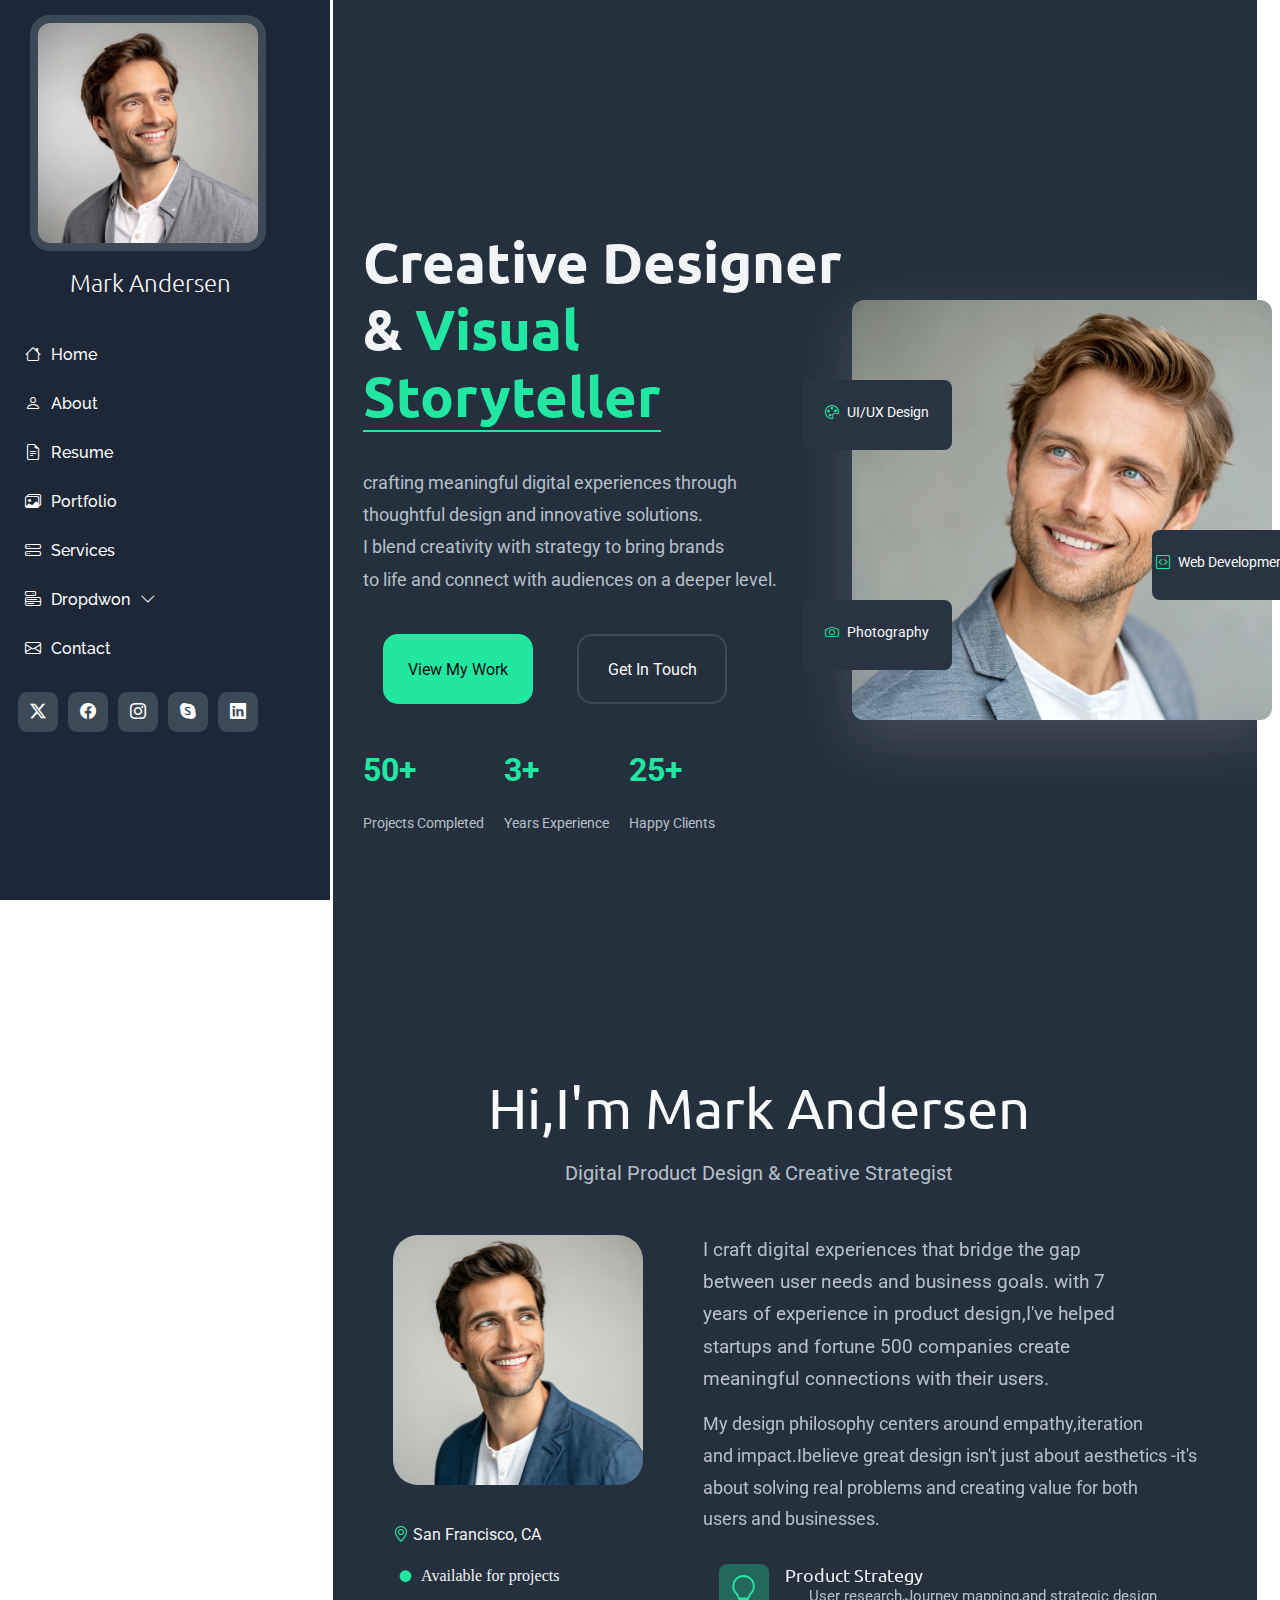
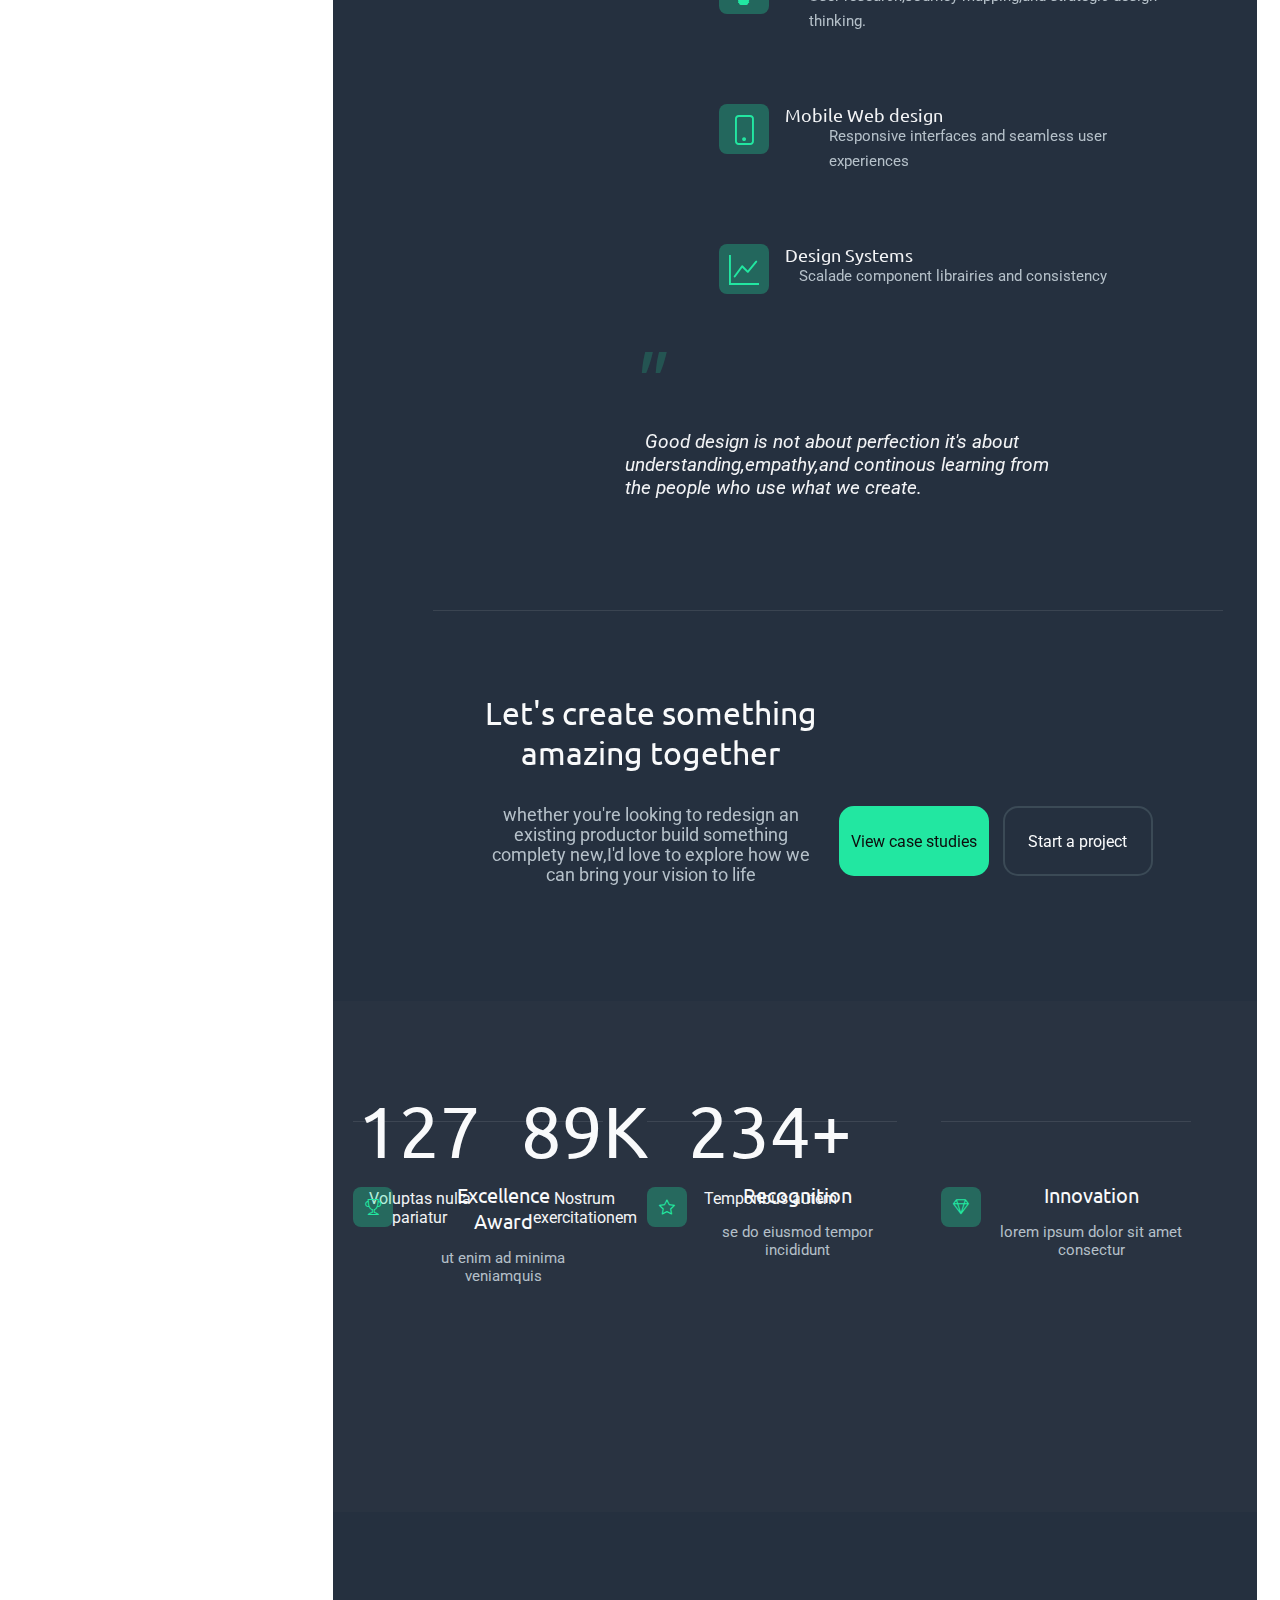
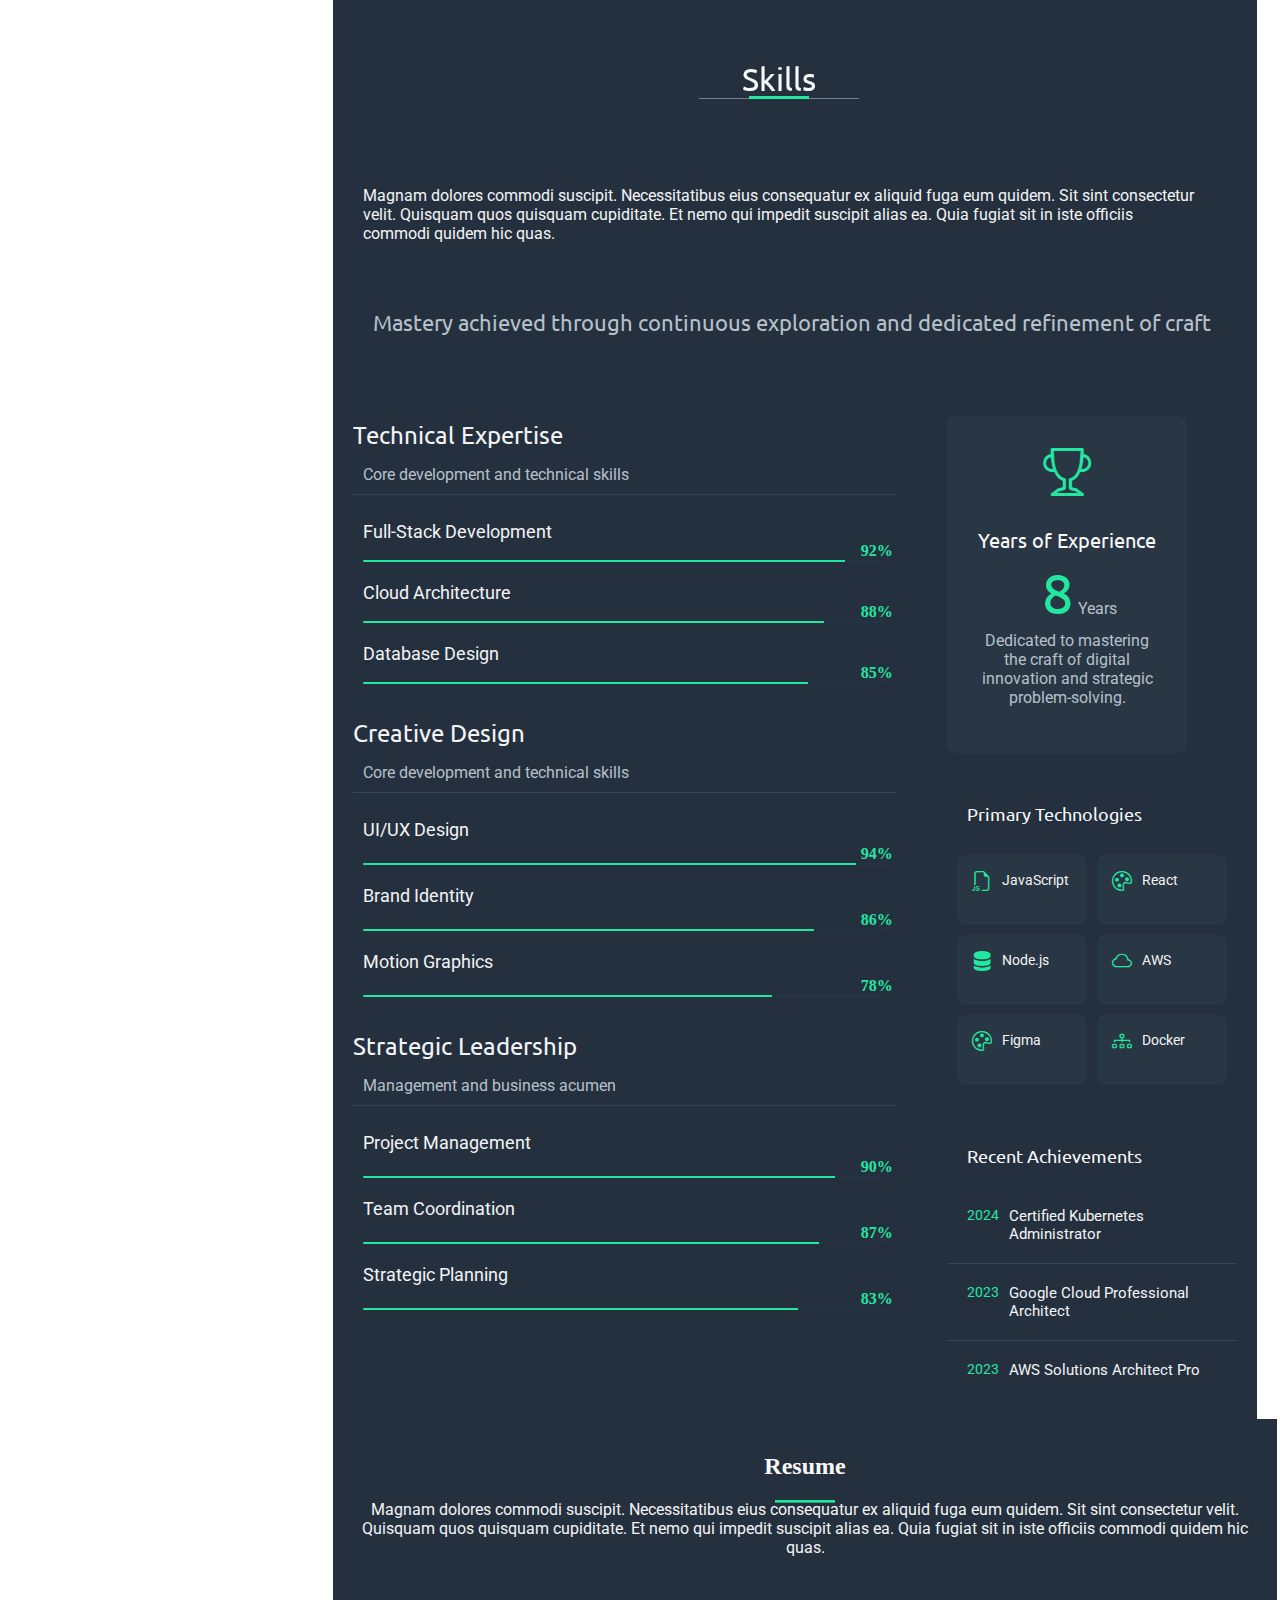
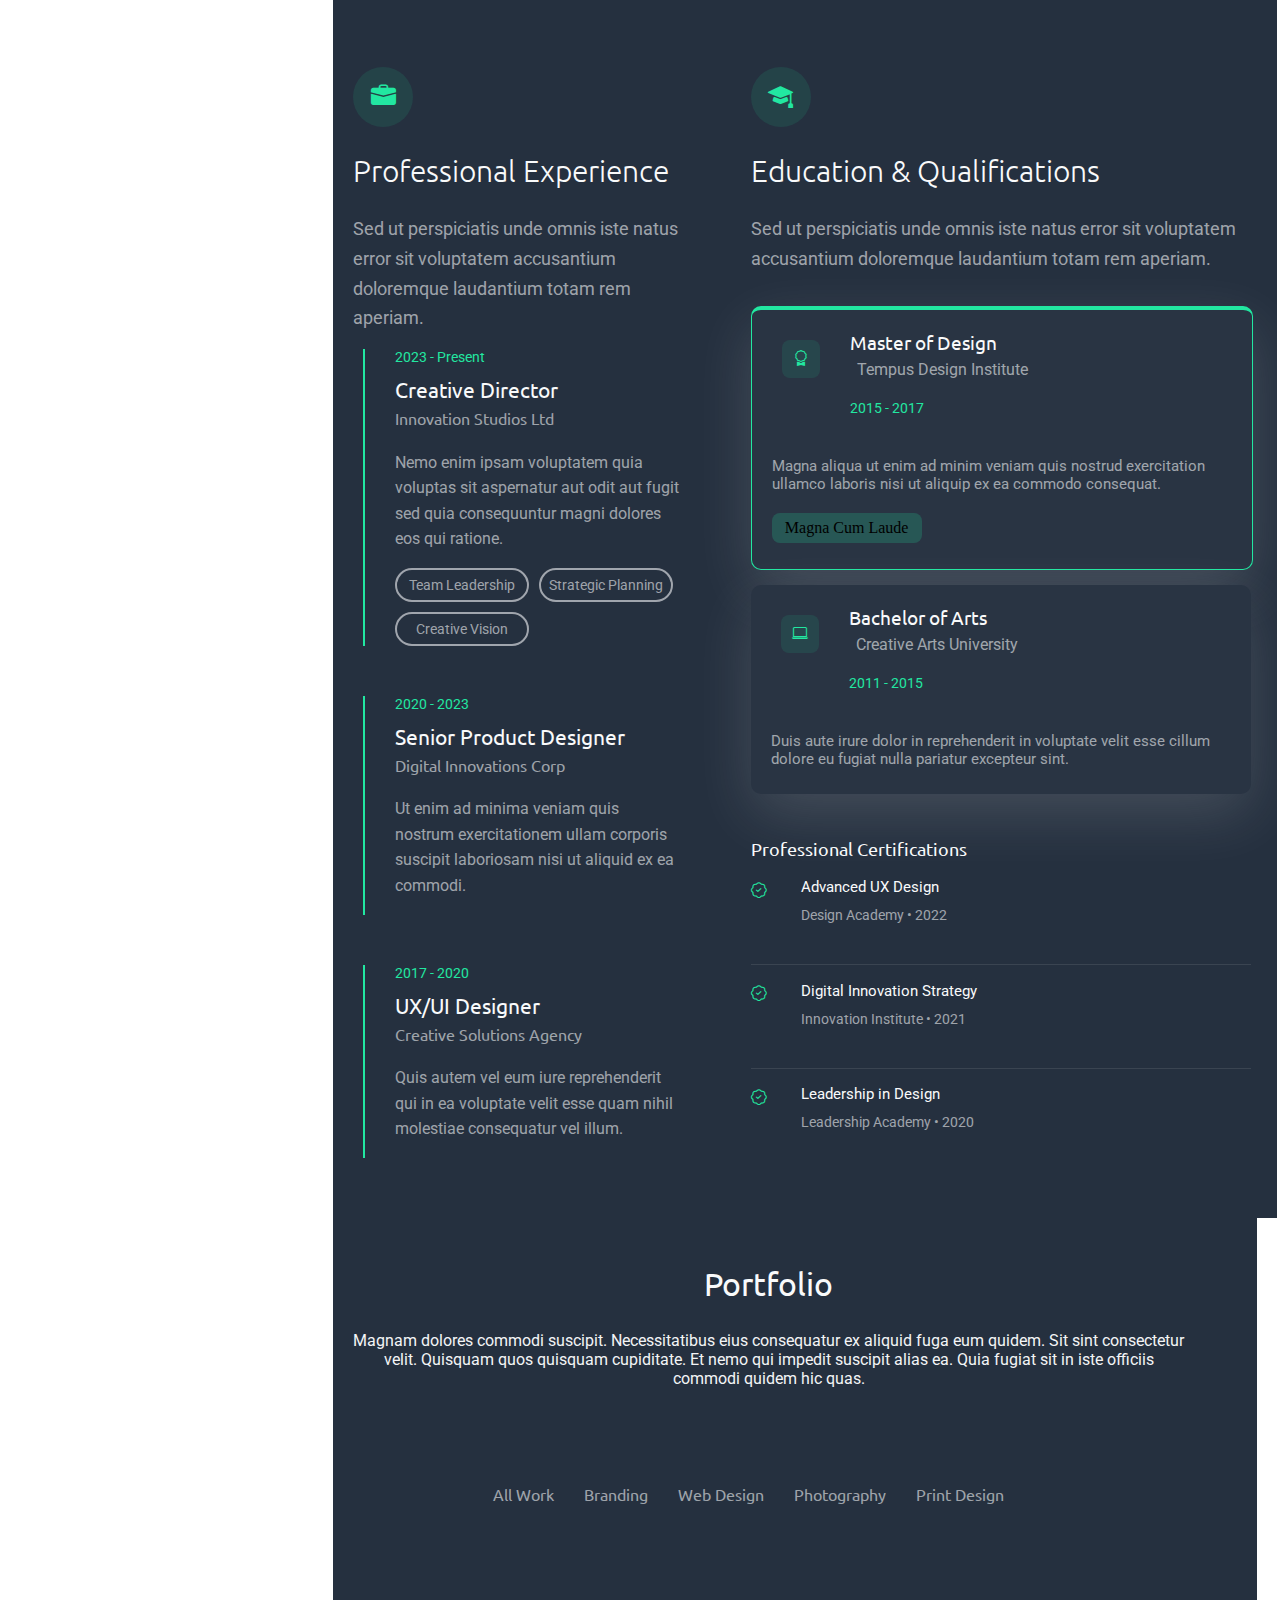
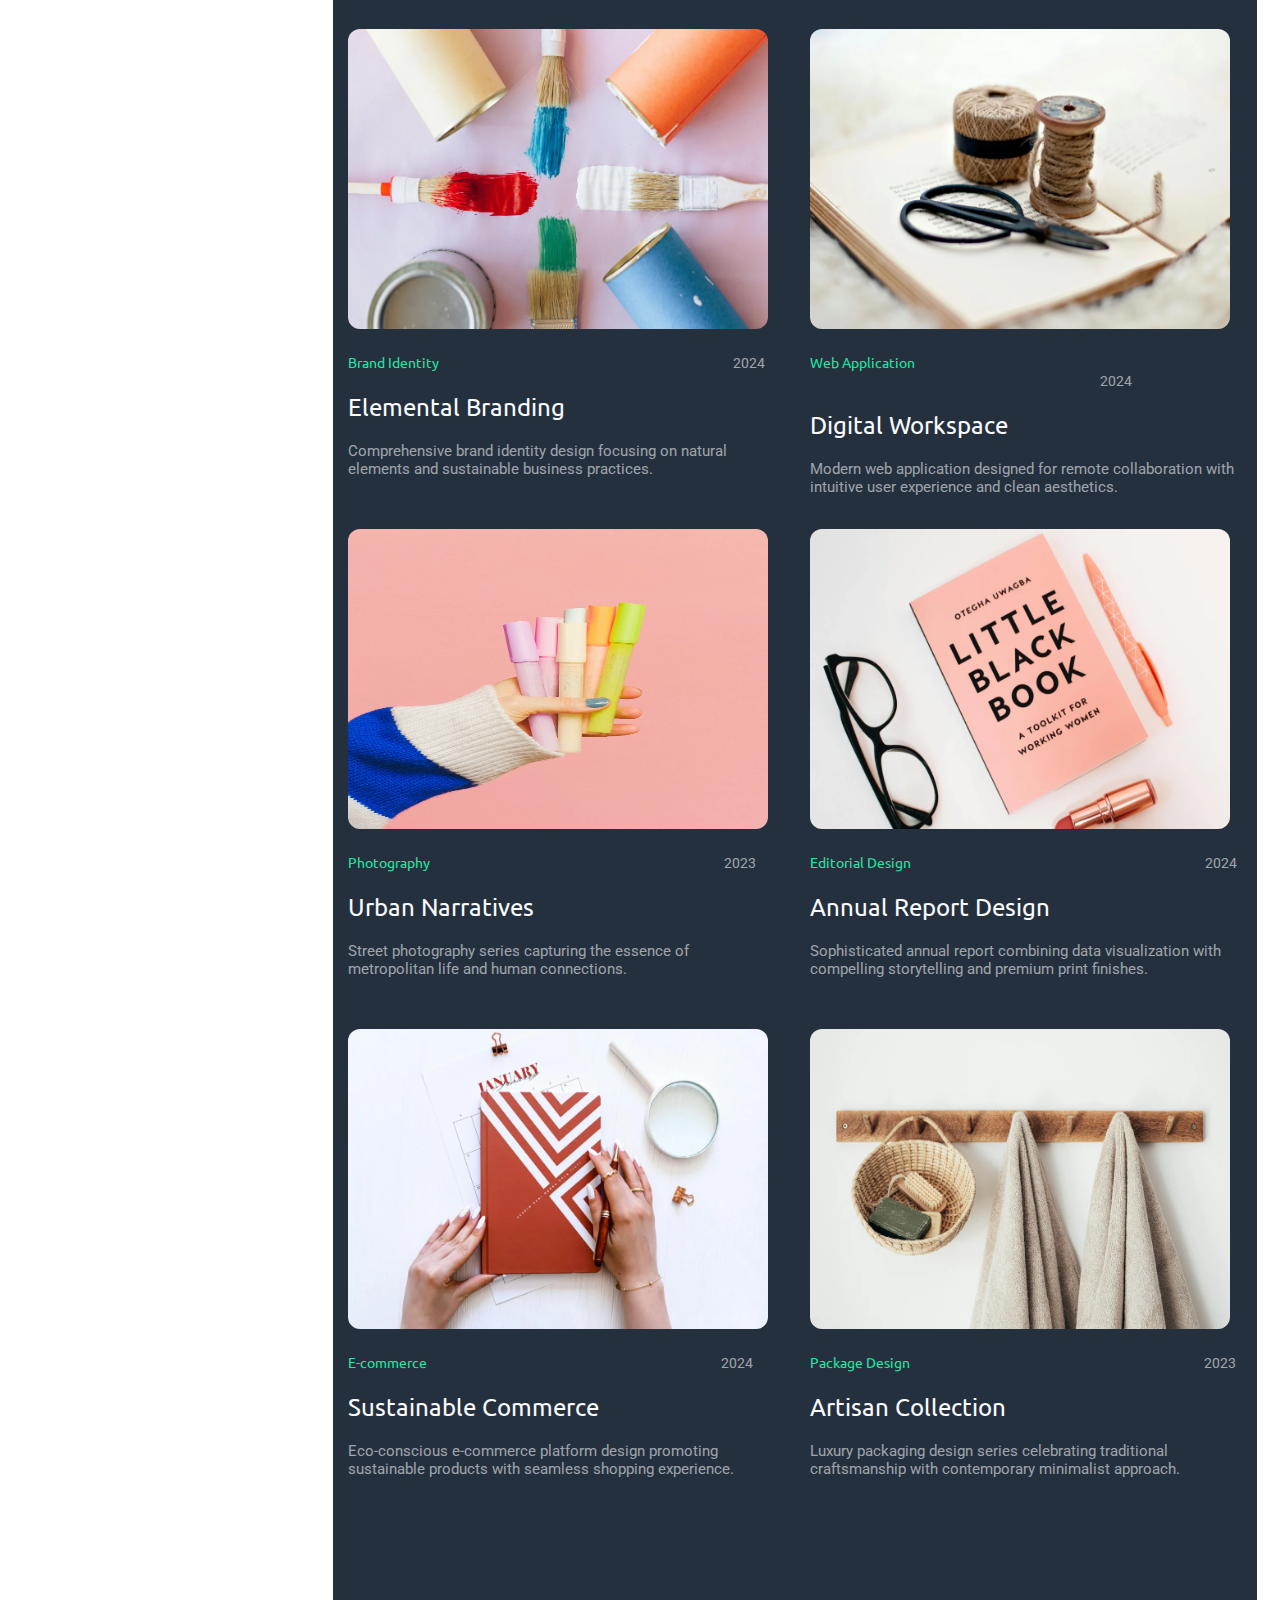
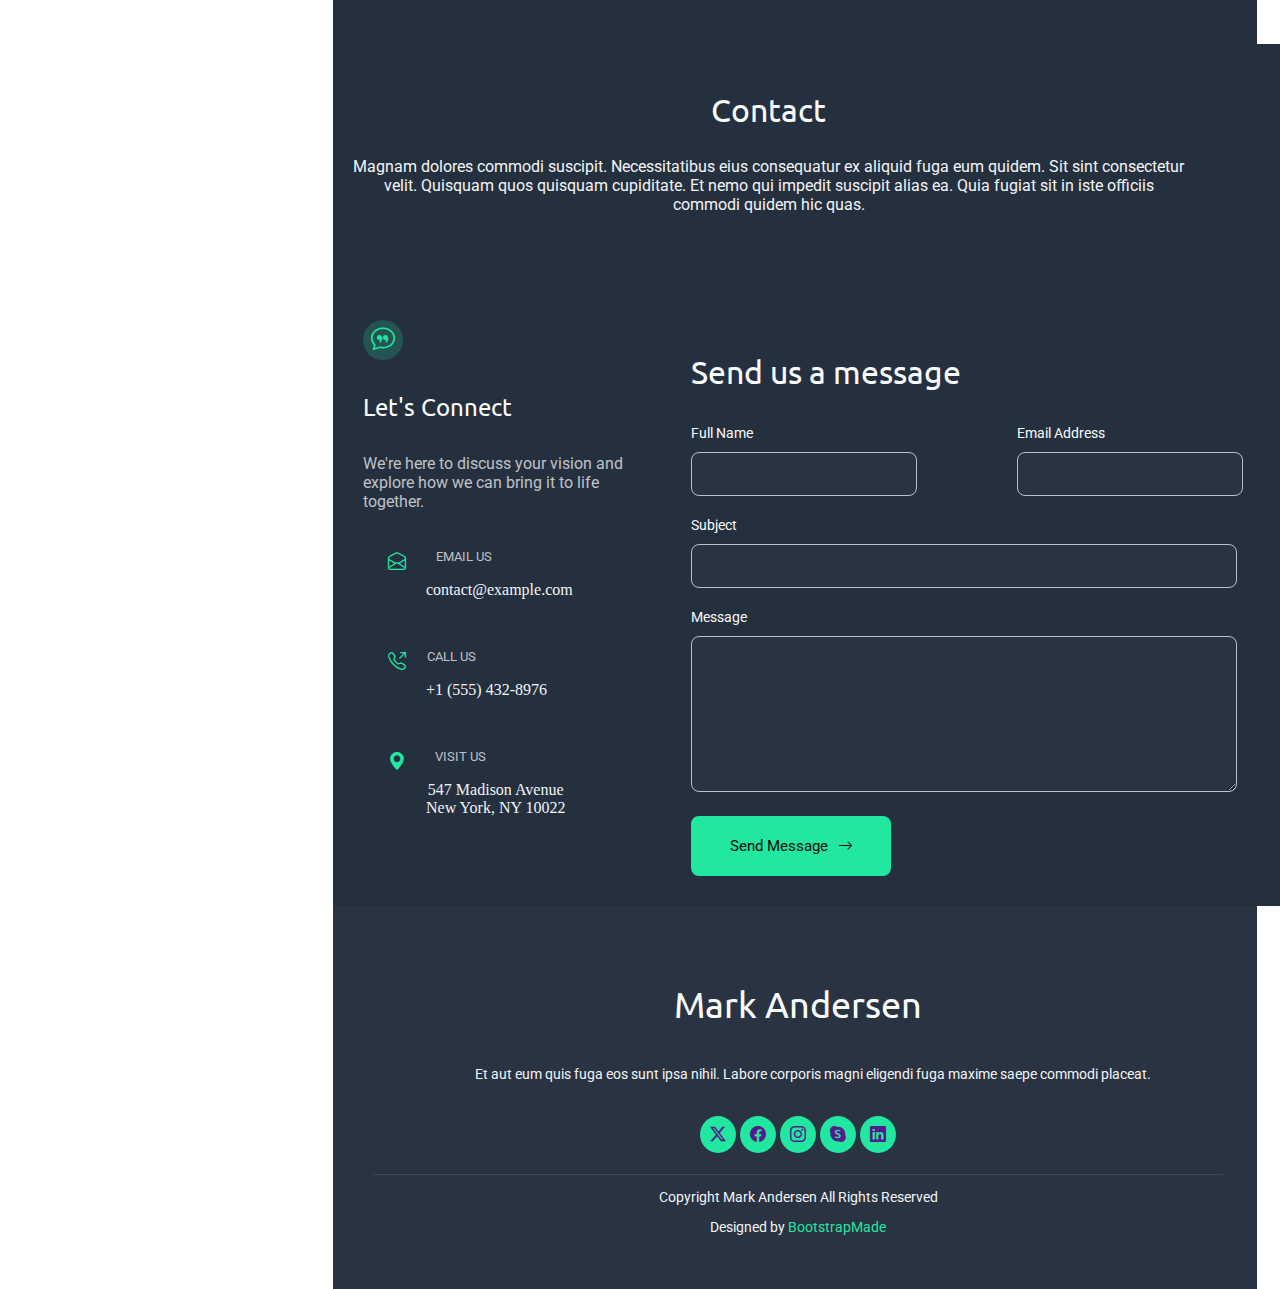
<file: index.html>
<!DOCTYPE html>
<html lang="en">

<head>
    <meta charset="UTF-8">
    <meta name="viewport" content="width=device-width, initial-scale=1.0">

    <title>Document</title>
    <link rel="stylesheet" href="https://cdn.jsdelivr.net/npm/bootstrap-icons@1.11.3/font/bootstrap-icons.css">
    <link rel="stylesheet" href="https://fonts.googleapis.com/css2?family=Ubuntu&display=swap">
    <link rel="stylesheet" href="https://fonts.googleapis.com/css2?family=Raleway&display=swap">
    <link rel="stylesheet" href="https://fonts.googleapis.com/css2?family=Roboto&display=swap">

    <link rel="stylesheet" href="style.css">
</head>

<body>
    <header>
        <aside>
            <div class="profil1">
                <img src="./image/profil1.webp" alt="profil1">
                <h1>Mark Andersen</h1>
            </div>
            <div class="navbar">
                <nav>
                    <ul>
                        <a href="#hero-section">
                            <li><i class="bi bi-house"></i>Home</li>
                        </a>
                        <a href="#A-propos">
                            <li><i class="bi bi-person"></i>About</li>
                        </a>
                        <a href="#skills">
                            <li><i class="bi bi-file-earmark-text"></i>Resume</li>
                        </a>
                        <a href="#portfolio">
                            <li><i class="bi bi-images"></i>Portfolio</li>
                        </a>
                        <a href="">
                            <li><i class="bi bi-hdd-stack"></i>Services</li>
                        </a>
                        <a href="">
                            <li><i class="bi bi-menu-button"></i>Dropdwon <i class="bi bi-chevron-down"></i></li>
                        </a>
                        <a href="">
                            <li><i class="bi bi-envelope"></i>Contact</li>
                        </a>
                    </ul>
                </nav>
                <div>
                    <div class="social">
                        <a href="#"><i class="bi bi-twitter-x"></i></a>
                        <a href="#"><i class="bi bi-facebook"></i></a>
                        <a href="#"><i class="bi bi-instagram"></i></a>
                        <a href="#"><i class="bi bi-skype"></i></a>
                        <a href="#"><i class="bi bi-linkedin"></i></a>
                    </div>
        </aside>
    </header>
    <main>
        <section id="hero-section">
            <div class="container">
                <h1><span style="color:#f3f4f6">Creative&nbsp;Designer</span><br>
                    <span style="color: #f3f4f6;">& </span><span style="color:#22e7a1">Visual</span> <br>
                    <span class="uderline">Storyteller</span>
                </h1>
                <p>
                    crafting meaningful digital experiences through <br>
                    thoughtful design and innovative solutions. <br>
                    I blend creativity with strategy to bring brands <br>
                    to life and connect with audiences on a deeper level.
                </p>
                <div class="buttons">
                    <button>View My Work</button>
                    <button>Get In Touch</button>
                </div>
                <div class="wrapper">
                    <div class="projects">
                        <h2>50+</h2>
                        <p>Projects Completed</p>
                    </div>
                    <div class="projects">
                        <h2>3+</h2>
                        <p>Years Experience</p>
                    </div>
                    <div class="projects">
                        <h2>25+</h2>
                        <p>Happy Clients</p>
                    </div>
                </div>
            </div>
            <div class="photos">
                <div class="card">
                    <img src="image/profile-square-13.webp" alt="photos">
                </div>
                <div class="design">
                    <div class="project">
                        <p> <i class="bi bi-palette"></i>UI/UX&nbsp;Design</p>
                    </div>

                    <div class="cameras">
                        <p><i class="bi bi-camera"></i>Photography</p>
                    </div>

                    <div class="developpers">
                        <p><i class="bi bi-code-square"></i>Web&nbsp;Development</p>
                    </div>

                </div>
            </div>
        </section>
        <section id="A-propos">
            <div class="Introduction">
                <h1> Hi,I'm Mark Andersen</h1>
                <p>Digital Product Design & Creative Strategist </p>
            </div>
            <div class="subvention">
                <div class="part">
                    <img src="image/profile-square-15.webp" alt="profils">
                    <div class="parts">
                        <h3><i class="bi bi-geo-alt"></i> San Francisco, CA</h3>
                        <p><span class="statuts-dot">.</span> Available for projects</p>
                    </div>

                </div>

                <div class="paragraph">
                    <p class="lead-text">I craft digital experiences that bridge the gap <br>
                        between user needs and business goals. with 7 <br>
                        years of experience in product design,I've helped <br>
                        startups and fortune 500 companies create <br>
                        meaningful connections with their users.
                    </p>
                    <p class="lead-texts">My design philosophy centers around empathy,iteration <br>
                        and impact.Ibelieve great design isn't just about aesthetics -it's <br>
                        about solving real problems and creating value for both <br>
                        users and businesses.
                    </p>
                    <div class="product">
                        <div class="division">
                            <i class="bi bi-lightbulb"></i>
                            <h3>Product&nbsp;Strategy</h3>
                            <p>User research,Journey mapping,and strategic design thinking.</p>
                        </div>
                        <div class="division">
                            <i class="bi bi-phone"></i>
                            <h3>Mobile&nbsp;Web&nbsp;design</h3>
                            <p>Responsive interfaces and seamless user experiences</p>
                        </div>
                        <div class="division">
                            <i class="bi bi-graph-up"></i>
                            <h3>Design&nbsp;Systems</h3>
                            <p>Scalade component librairies and consistency</p>
                        </div>
                    </div>

                </div>
                <div class="marks">
                    <div class="mark">"</div>
                    <div class="parg">
                        <p>Good design is not about perfection it's about <br>
                            understanding,empathy,and continous learning from <br>
                            the people who use what we create.
                        </p>
                    </div>
                </div>
            </div>

            <div class="Development">
                <div class="devel1">
                    <h3>Let's create something amazing together </h3>
                    <p> whether you're looking to redesign an existing
                        productor build something complety new,I'd
                        love to explore how we can bring your vision
                        to life
                    </p>
                </div>
                <div class="devel1">
                    <button>View case studies</button>
                    <button>Start a project</button>
                </div>
            </div>
            <div class="conclusion">
                <div class="number">
                    <div class="num1">
                        <h2>127</h2>
                        <p>Voluptas nulla pariatur</p>
                    </div>
                    <div class="num2">
                        <h2>89K</h2>
                        <P>Nostrum exercitationem</P>
                    </div>
                    <div class="num3">
                        <h2>234+</h2>
                        <p>Temporibus autem</p>
                    </div>
                </div>
                <div class="world">
                    <div class="session">
                        <div class="session-icon">
                            <i class="bi bi-trophy"></i>
                        </div>
                        <div class="session-phrase">
                            <h5>Excellence <br>Award</h5>
                            <p>ut enim ad minima
                                veniamquis
                            </p>
                        </div>
                    </div>
                    <div class="session">
                        <div class="session-icon">
                            <i class="bi bi-star"></i>
                        </div>
                        <div class="session-phrase">
                            <h5>Recognition</h5>
                            <p> se do eiusmod tempor incididunt
                            </p>
                        </div>
                    </div>
                    <div class="session">
                        <div class="session-icon">
                            <i class="bi bi-gem"></i>
                        </div>
                        <div class="session-phrase">
                            <h5>Innovation</h5>
                            <p>lorem ipsum dolor sit
                                amet consectur
                            </p>
                        </div>
                    </div>
                </div>
            </div>
        </section>
        <section id="skills">
            <div class="skills-intro">
                <h2 class="skills-titre"> Skills</h2>

                <p>Magnam dolores commodi suscipit. Necessitatibus eius consequatur ex aliquid fuga eum quidem. Sit sint
                    consectetur velit.
                    Quisquam quos quisquam cupiditate. Et nemo qui impedit suscipit alias ea. Quia fugiat sit in iste
                    officiis commodi quidem hic quas.
                </p>
            </div>
            <div class="context-skills">
                <p>Mastery achieved through continuous exploration and dedicated refinement
                    of craft
                </p>
            </div>
            <div class="skills-pourcent">
                <div class="stills-part">
                    <div class="skills-part1">
                        <div class="skills-paragraph">
                            <h3>Technical Expertise</h3>
                            <p>Core development and technical skills</p>
                        </div>
                        <div class="skills-list">
                            <span class="skills-title">Full-Stack Development</span>
                            <span class="percent">92%</span>
                            <div class="bar">
                                <div class="skills-pregress" style="width: 92%;"></div>
                            </div>
                        </div>
                        <div class="skills-list">
                            <span class="skills-title">Cloud Architecture</span>
                            <span class="percent">88%</span>
                            <div class="bar">
                                <div class="skills-pregress" style="width: 88%;"></div>
                            </div>
                        </div>
                        <div class="skills-list">
                            <span class="skills-title">Database Design</span>
                            <span class="percent">85%</span>
                            <div class="bar">
                                <div class="skills-pregress" style="width: 85%;"></div>
                            </div>
                        </div>
                    </div>
                    <div class="skills-part1">
                        <div class="skills-paragraph">
                            <h3>Creative Design</h3>
                            <p>Core development and technical skills</p>
                        </div>
                        <div class="skills-list">
                            <div class="skills-title">UI/UX Design</div>
                            <div class="percent">94%</div>
                            <div class="bar">
                                <div class="skills-pregress" style="width: 94%;"></div>
                            </div>
                        </div>
                        <div class="skills-list">
                            <div class="skills-title">Brand Identity</div>
                            <div class="percent">86%</div>
                            <div class="bar">
                                <div class="skills-pregress" style="width: 86%;"></div>
                            </div>
                        </div>
                        <div class="skills-list">
                            <div class="skills-title">Motion Graphics</div>
                            <div class="percent">78%</div>
                            <div class="bar">
                                <div class="skills-pregress" style="width: 78%;"></div>
                            </div>
                        </div>
                    </div>
                    <div class="skills-part1">
                        <div class="skills-paragraph">
                            <h3>Strategic Leadership</h3>
                            <p>Management and business acumen</p>
                        </div>
                        <div class="skills-list">
                            <div class="skills-title">Project Management</div>
                            <div class="percent">90%</div>
                            <div class="bar">
                                <div class="skills-pregress" style="width: 90%;"></div>
                            </div>
                        </div>
                        <div class="skills-list">
                            <div class="skills-title">Team Coordination</div>
                            <div class="percent">87%</div>
                            <div class="bar">
                                <div class="skills-pregress" style="width: 87%;"></div>
                            </div>
                        </div>
                        <div class="skills-list">
                            <div class="skills-title">Strategic Planning</div>
                            <div class="percent">83%</div>
                            <div class="bar">
                                <div class="skills-pregress" style="width: 83%;"></div>
                            </div>
                        </div>
                    </div>
                </div>
                <div class="champions">
                    <div class="trophy">
                        <div class="trophy-icon">
                            <span><i class="bi bi-trophy"></i></span>
                        </div>
                        <h4>Years of Experience</h4>
                        <div class="numbers">
                            <span class="huit">8</span>
                            <span class="an">Years</span>
                        </div>
                        <p>Dedicated to mastering the craft of digital innovation and strategic problem-solving.</p>
                    </div>
                    <div class="technologie">
                        <h5>Primary Technologies</h5>
                        <div class="tech">
                            <div class="lang">
                                <i class="bi bi-filetype-js"></i>
                                <p>JavaScript</p>
                            </div>

                            <div class="lang">
                                <i class="bi bi-palette"></i>
                                <p>React</p>
                            </div>
                            <div class="lang">
                                <i class="bi bi-server"></i>
                                <p>Node.js</p>
                            </div>
                            <div class="lang">
                                <i class="bi bi-cloud"></i>
                                <p>AWS</p>
                            </div>
                            <div class="lang">
                                <i class="bi bi-palette"></i>
                                <p>Figma</p>
                            </div>
                            <div class="lang">
                                <i class="bi bi-diagram-3"></i>
                                <p>Docker</p>
                            </div>
                        </div>
                    </div>

                    <div class="recent">
                        <h5>Recent Achievements</h5>
                        <div class="recents">
                            <div class="ach">
                                <div class="anne">2024</div>
                                <div class="answ">Certified Kubernetes Administrator</div>
                            </div>
                            <div class="ach">
                                <div class="anne">2023</div>
                                <div class="answ">Google Cloud Professional Architect</div>
                            </div>
                            <div class="ach">
                                <div class="anne">2023</div>
                                <div class="answ">AWS Solutions Architect Pro</div>
                            </div>
                        </div>
                    </div>
                </div>
            </div>
        </section>
        <section id="Resume">
            <div class="resume-intro">
                <h2 class="skill-titre">Resume</h2>
                <p>Magnam dolores commodi suscipit. Necessitatibus eius consequatur ex aliquid fuga eum quidem. Sit sint
                    consectetur velit. <br>
                    Quisquam quos quisquam cupiditate. Et nemo qui impedit suscipit alias ea. Quia fugiat sit in iste
                    officiis commodi quidem hic <br>
                    quas.
                </p>
            </div>
            <div class="resume-div">
                <div class="col1">
                    <div class="resume-educ">
                        <div class="icons">
                            <i class="bi bi-briefcase-fill"></i>
                        </div>
                        <h2>Professional Experience</h2>
                        <p>Sed ut perspiciatis unde omnis iste natus error sit
                            voluptatem accusantium doloremque laudantium totam rem aperiam.
                        </p>
                    </div>
                    <div class="resume-experience">
                        <div class="experience-content timeline">
                            <div class="all">
                                <div class="experience-title">
                                    <span>2023 - Present</span>
                                </div>
                                <h3>Creative Director</h3>
                                <h4>Innovation Studios Ltd</h4>
                                <p>Nemo enim ipsam voluptatem quia voluptas sit aspernatur aut
                                    odit aut fugit sed quia consequuntur magni dolores eos qui ratione.
                                </p>
                                <div class="key">
                                    <span class="keys">Team Leadership</span>
                                    <span class="keys">Strategic Planning</span>
                                    <span class="keys">Creative Vision</span>
                                </div>
                            </div>
                        </div>
                        <div class="experience-content timeline">
                            <div class="all">
                                <div class="experience-title">
                                    <span>2020 - 2023</span>
                                </div>
                                <h3>Senior Product Designer</h3>
                                <h4>Digital Innovations Corp</h4>
                                <p>Ut enim ad minima veniam quis nostrum exercitationem ullam corporis
                                    suscipit laboriosam nisi ut aliquid ex ea commodi.
                                </p>
                            </div>
                        </div>
                        <div class="experience-content timeline">
                            <div class="all">
                                <div class="experience-title">
                                    <span>2017 - 2020</span>
                                </div>
                                <h3>UX/UI Designer</h3>
                                <h4>Creative Solutions Agency</h4>
                                <p>Quis autem vel eum iure reprehenderit qui in ea voluptate velit esse quam nihil
                                    molestiae consequatur vel illum.
                                </p>
                            </div>
                        </div>
                    </div>
                </div>
                <div class="col2">
                    <div class="resume-educ">
                        <div class="icons">
                            <i class="bi bi-mortarboard-fill"></i>
                        </div>
                        <h2>Education & Qualifications</h2>
                        <p>Sed ut perspiciatis unde omnis iste natus error sit
                            voluptatem accusantium doloremque laudantium totam rem aperiam.
                        </p>
                    </div>
                    <div class="esp">
                        <div class="education">
                            <div class="bloc">
                                <div class="icon">
                                    <i class="bi bi-award"></i>
                                </div>
                                <div class="educ-phrase">
                                    <h3>Master of Design</h3>
                                    <p>Tempus Design Institute</p>
                                    <span>2015 - 2017</span>
                                </div>
                            </div>
                            <p>Magna aliqua ut enim ad minim veniam quis nostrud exercitation
                                ullamco laboris nisi ut aliquip ex ea commodo consequat.
                            </p>
                            <span class="colors">Magna Cum Laude</span>
                        </div>
                        <div class="educations">
                            <div class="bloc">
                                <div class="icon">
                                    <i class="bi bi-laptop"></i>
                                </div>
                                <div class="educ-phrase">
                                    <h3>Bachelor of Arts</h3>
                                    <p>Creative Arts University</p>
                                    <span>2011 - 2015</span>
                                </div>
                            </div>
                            <p>Duis aute irure dolor in reprehenderit in voluptate velit esse cillum
                                dolore eu fugiat nulla pariatur excepteur sint.
                            </p>
                        </div>
                    </div>
                    <div class="profession">
                        <h4>Professional Certifications</h4>
                        <div class="item-card">
                            <i class="bi bi-patch-check"></i>
                            <div class="item-details">
                                <h4>Advanced UX Design</h4>
                                <span>Design Academy • 2022</span>
                            </div>
                        </div>
                        <div class="item-card">
                            <i class="bi bi-patch-check"></i>
                            <div class="item-details">
                                <h4>Digital Innovation Strategy</h4>
                                <span>Innovation Institute • 2021</span>
                            </div>
                        </div>
                        <div class="item-card">
                            <i class="bi bi-patch-check"></i>
                            <div class="item-details">
                                <h4>Leadership in Design</h4>
                                <span>Leadership Academy • 2020</span>
                            </div>
                        </div>
                    </div>
                </div>
            </div>
        </section>

        <section id="portfolio">
            <div class="intro-port">
                <h2>Portfolio</h2>
                <p>Magnam dolores commodi suscipit. Necessitatibus eius consequatur ex aliquid fuga eum quidem. Sit sint
                    consectetur velit. Quisquam quos quisquam cupiditate. Et nemo qui impedit suscipit alias ea. Quia
                    fugiat sit in iste officiis commodi quidem hic quas. </p>
            </div>
            <div class="navbar-port">
                <ul> <a href="">
                        <li>All Work</li>
                    </a> <a href="">
                        <li>Branding</li>
                    </a> <a href="">
                        <li>Web Design</li>
                    </a> <a href="">
                        <li>Photography</li>
                    </a> <a href="">
                        <li>Print Design</li>
                    </a> </ul>
            </div>
            <div class="image-port">
                <div class="images1">
                    <div class="images"> <img src="image/portfolio-3.webp" alt="photos"> </div>
                    <div class="contenu"> <span>Brand Identity</span> <span class="an">2024</span>
                        <h2>Elemental Branding</h2>
                        <p>Comprehensive brand identity design focusing on natural elements and sustainable business
                            practices. </p>
                    </div>
                </div>
                <div class="images1">
                    <div class="images"> <img src="image/portfolio-7.webp" alt="photos"> </div>
                    <div class="contenu"> <span>Web Application</span> <span class="an">2024</span>
                        <h2>Digital Workspace</h2>
                        <p>Modern web application designed for remote collaboration with intuitive user experience and
                            clean aesthetics. </p>
                    </div>
                </div>
                <div class="images1">
                    <div class="images"> <img src="image/portfolio-portrait-3.webp" alt="photos"> </div>
                    <div class="contenu"> <span>Photography</span> <span class="an">2023</span>
                        <h2>Urban Narratives</h2>
                        <p>Street photography series capturing the essence of metropolitan life and human connections.
                        </p>
                    </div>
                </div>
                <div class="images1">
                    <div class="images"> <img src="image/portfolio-9.webp" alt="photos"> </div>
                    <div class="contenu"> <span>Editorial Design</span> <span class="an">2024</span>
                        <h2>Annual Report Design</h2>
                        <p> Sophisticated annual report combining data visualization with compelling storytelling and
                            premium print finishes. </p>
                    </div>
                </div>
                <div class="images1">
                    <div class="images"> <img src="image/portfolio-12.webp" alt="photos"> </div>
                    <div class="contenu"> <span>E-commerce</span> <span class="an">2024</span>
                        <h2>Sustainable Commerce</h2>
                        <p> Eco-conscious e-commerce platform design promoting sustainable products with seamless
                            shopping experience. </p>
                    </div>
                </div>
                <div class="images1">
                    <div class="images"> <img src="image/portfolio-11.webp" alt="photos"> </div>
                    <div class="contenu"> <span>Package Design</span> <span class="an">2023</span>
                        <h2>Artisan Collection</h2>
                        <p> Luxury packaging design series celebrating traditional craftsmanship with contemporary
                            minimalist approach. </p>
                    </div>
                </div>
            </div>
        </section>
        <section id="contact">
            <div class="contact-titre">
                <h2>Contact</h2>
                <p>Magnam dolores commodi suscipit. Necessitatibus eius consequatur ex aliquid fuga eum quidem. Sit sint consectetur velit.
                    Quisquam quos quisquam cupiditate. Et nemo qui impedit suscipit alias ea. Quia fugiat sit in iste officiis commodi quidem hic
                    quas.
                </p>
            </div>
            <div class="all-contact">
                <div class="message">
                    <div class="msg-contact">
                        <div class="icon-msg">
                            <i class="bi bi-chat-quote"></i>
                        </div>
                        <div class="connect-msg">
                            <h4>Let's Connect</h4>
                            <p>
                                We're here to discuss your vision and explore how
                                we can bring it to life together.
                            </p>
                        </div>
                    </div>
                    <div class="num-contact">
                        <div class="number">
                            <div class="icon-numb">
                                <i class="bi bi-envelope-open"></i>
                            </div>
                            <div class="icon-part">
                                <h4>EMAIL US</h4>
                                <p>contact@example.com</p>
                            </div>
                        </div>
                        <div class="number">
                            <div class="icon-numb">
                                <i class="bi bi-telephone-outbound"></i>
                            </div>
                            <div class="icon-part">
                                <h4>CALL US</h4>
                                <p>+1 (555) 432-8976</p>
                            </div>
                        </div>
                        <div class="number">
                            <div class="icon-numb">
                                <i class="bi bi-geo-alt-fill"></i>
                            </div>
                            <div class="icon-part">
                                <h4>VISIT US</h4>
                                <p>
                                    547 Madison Avenue <br>
                                    New York, NY 10022
                                </p>
                            </div>
                        </div>
                    </div> 
                </div>
                <div class="send-msg">
                    <h3>Send us a message</h3>
                    <div class="formulaire">
                        <div class="person">
                            <div class="name">
                            <label for="name">Full Name</label> <br>
                            <input type="text" id="name" name="name">
                            </div>
                            <div class="email">
                            <label for="email">Email Address</label> <br>
                            <input type="email" id="name" name="name">
                            </div>
                        </div>
                        <div class="sujet">
                            <label for="sujets">Subject</label> <br>
                            <input type="text" name="sujets" id="sujets">                        
                        </div>
                        <div class="comment">
                            <label for="message">Message</label> <br>
                            <textarea name="message" id="message"></textarea>
                        </div>
                        <div class="send">
                            <button type="submit"> 
                                Send Message 
                                <div class="arrow">
                                    <i class="bi bi-arrow-right"></i>
                                </div>
                            </button>
                        </div>
                    </div>
                </div>
            </div>
        </section>
    </main>
    <footer>
        <div class="containt">
            <h3>Mark Andersen</h3>
            <p class="fuga">Et aut eum quis fuga eos sunt ipsa nihil. Labore corporis magni eligendi fuga maxime saepe commodi placeat.</p>
            <div class="socials">
                <a href=""><i class="bi bi-twitter-x"></i></a>
                <a href=""><i class="bi bi-facebook"></i></a>
                <a href=""><i class="bi bi-instagram"></i></a>
                <a href=""><i class="bi bi-skype"></i></a>
                <a href=""><i class="bi bi-linkedin"></i></a>
            </div>
            <div class="copyrigth">
                <p>Copyright Mark Andersen All Rights Reserved</p>
                <p>Designed by <span style="color: #22e7a1;">BootstrapMade</span></p>
            </div>
        </div>
    </footer>
</body>

</html>
</file>
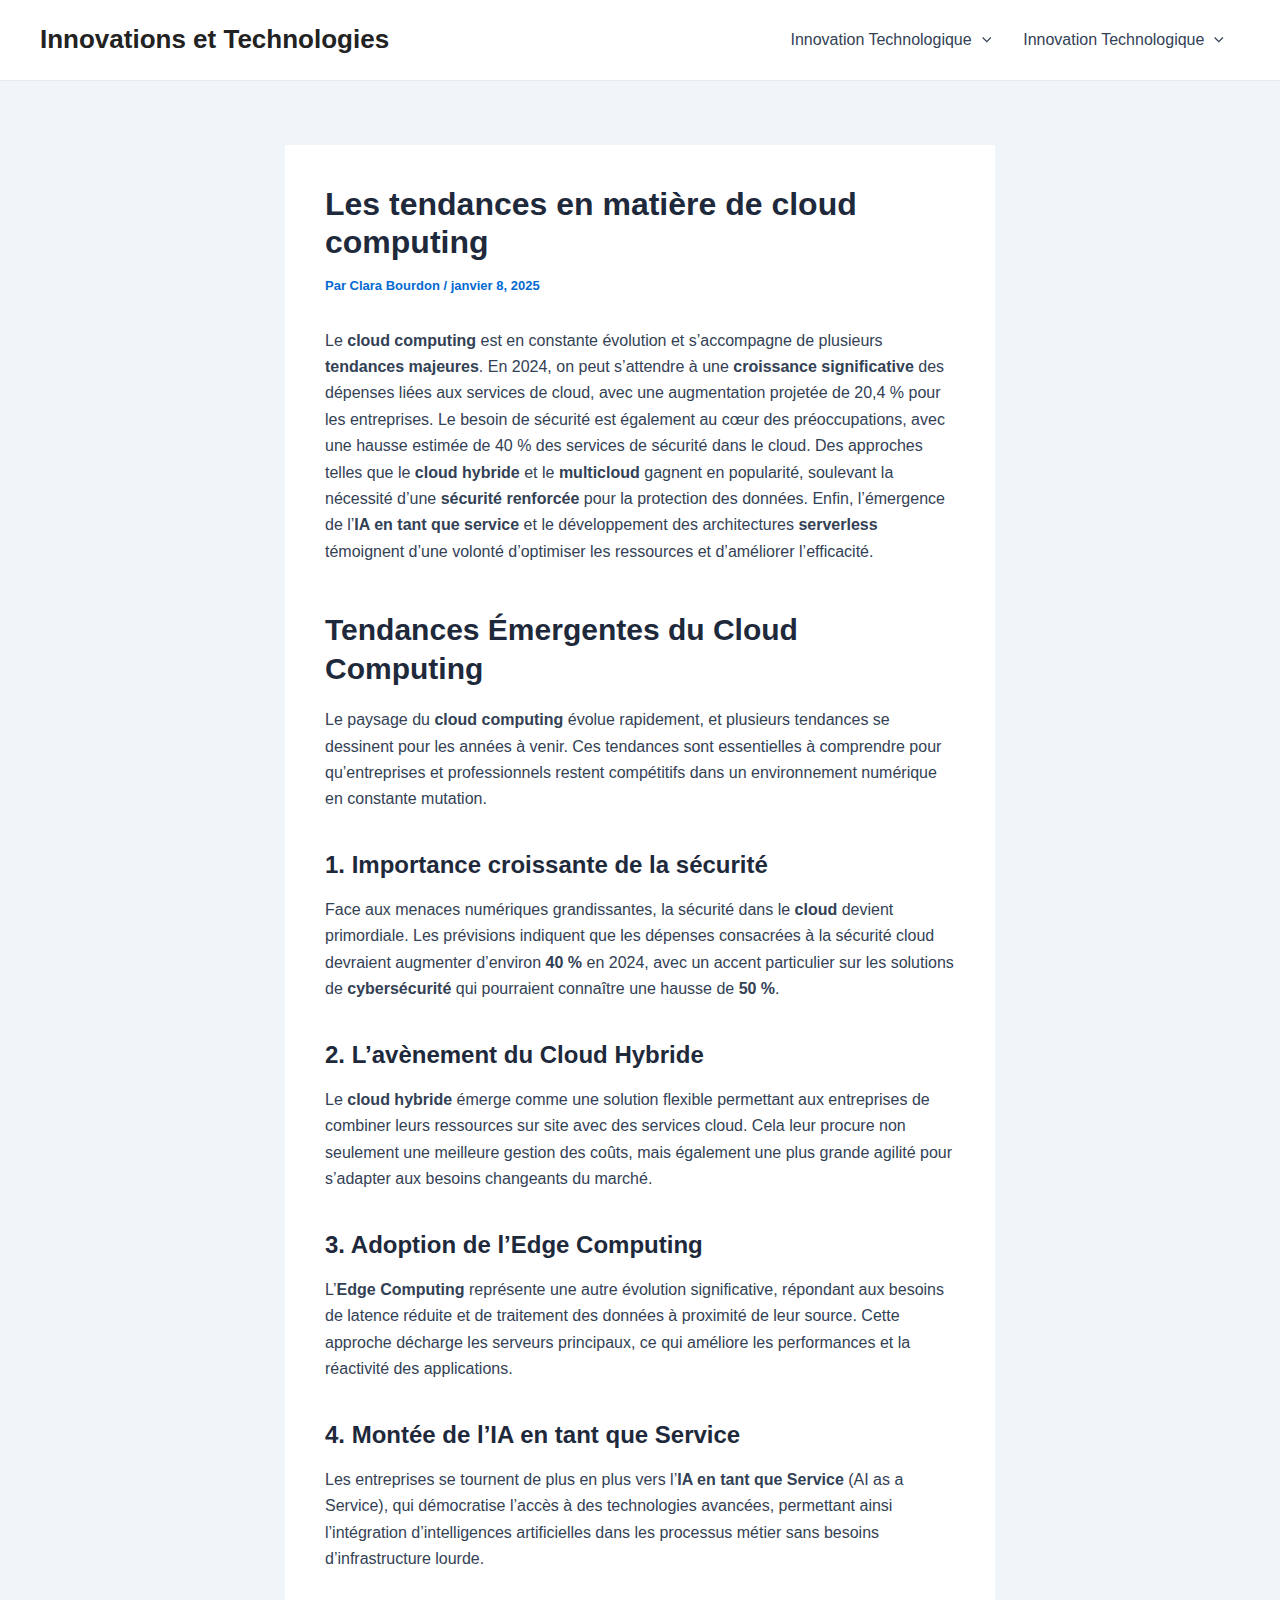
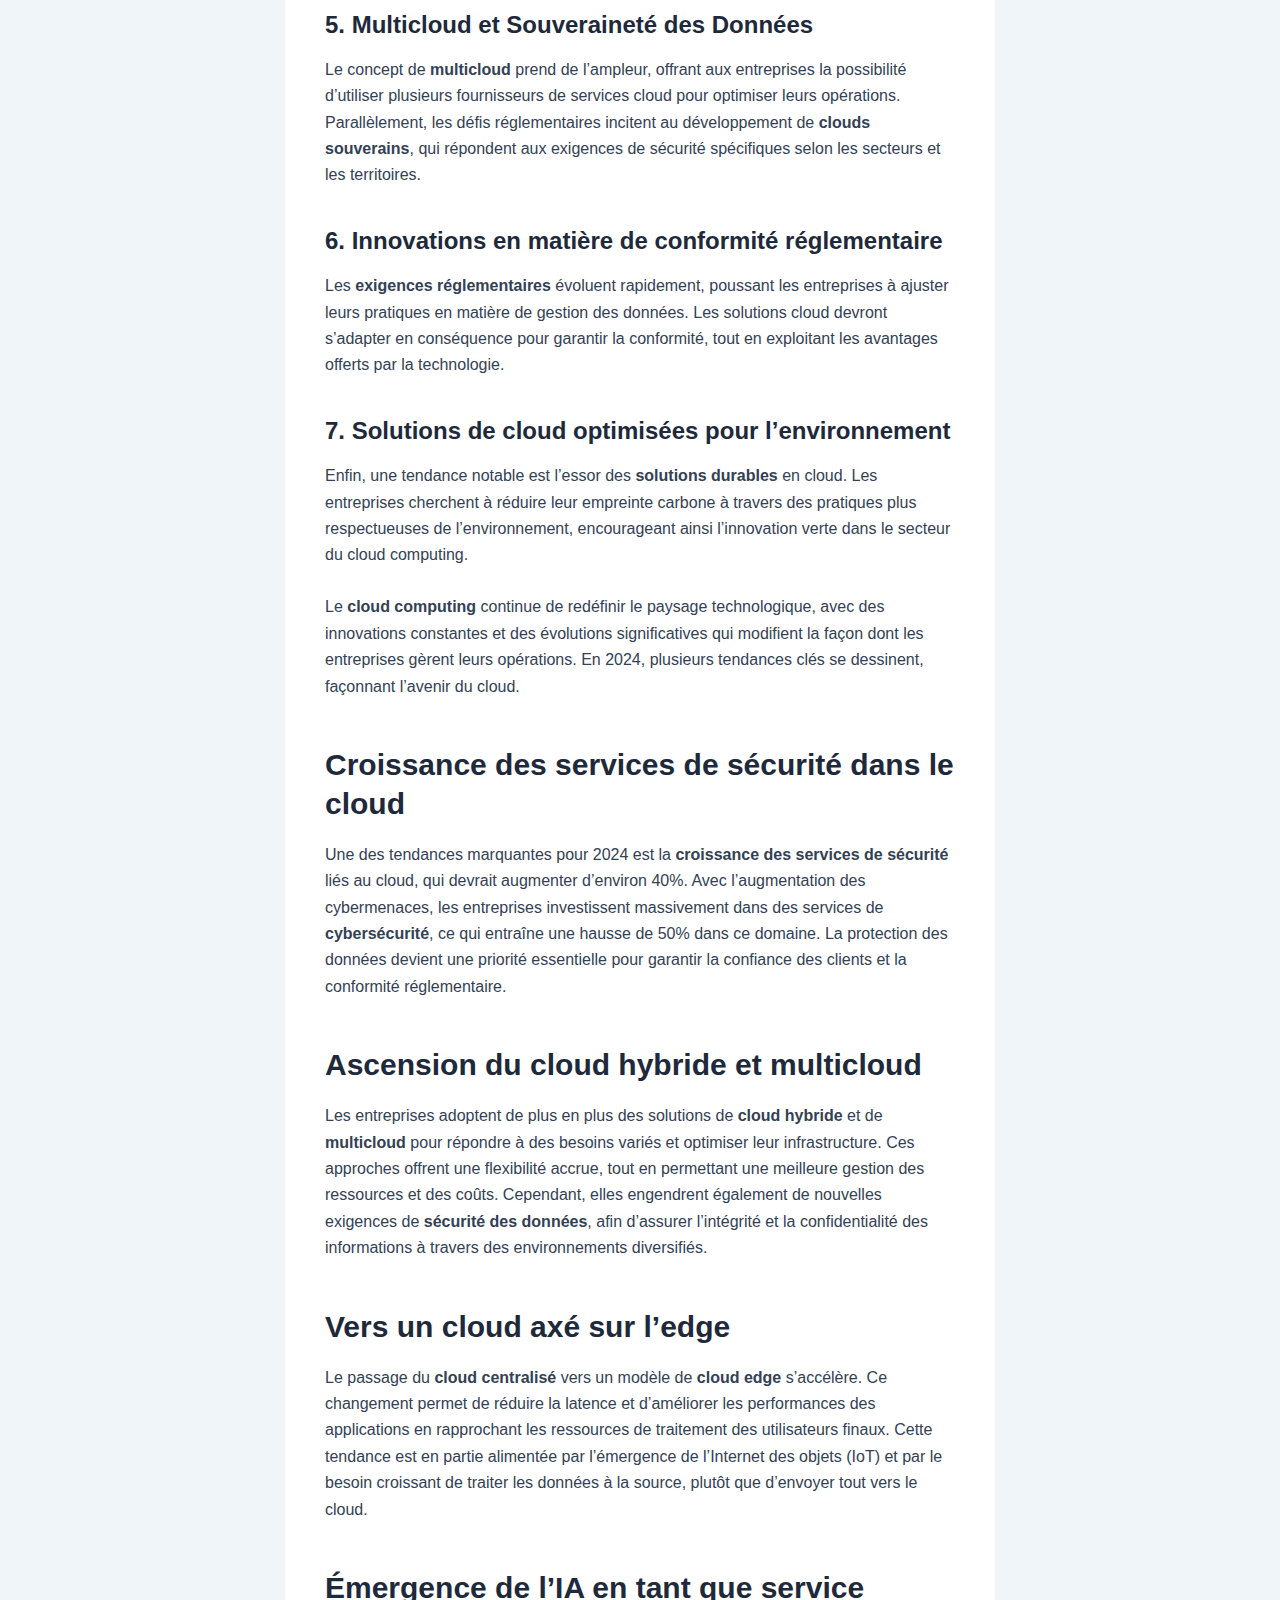
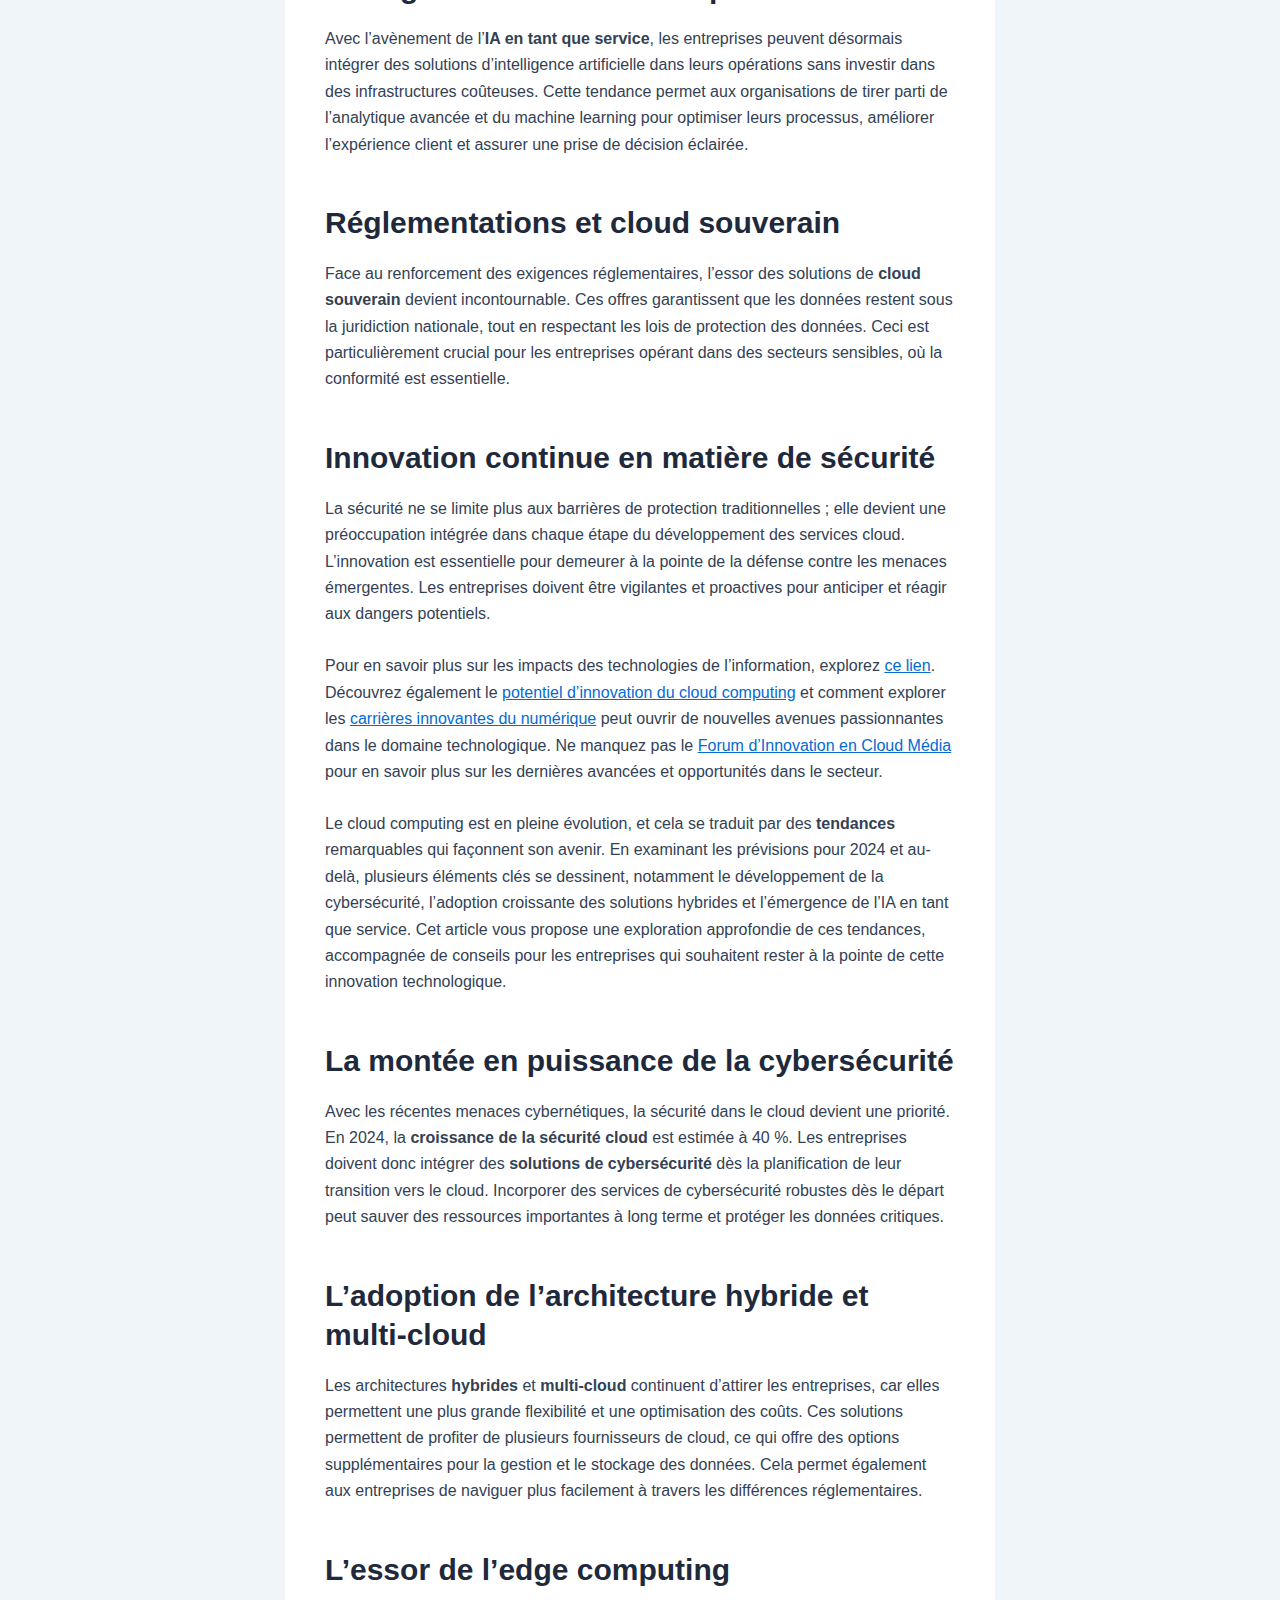
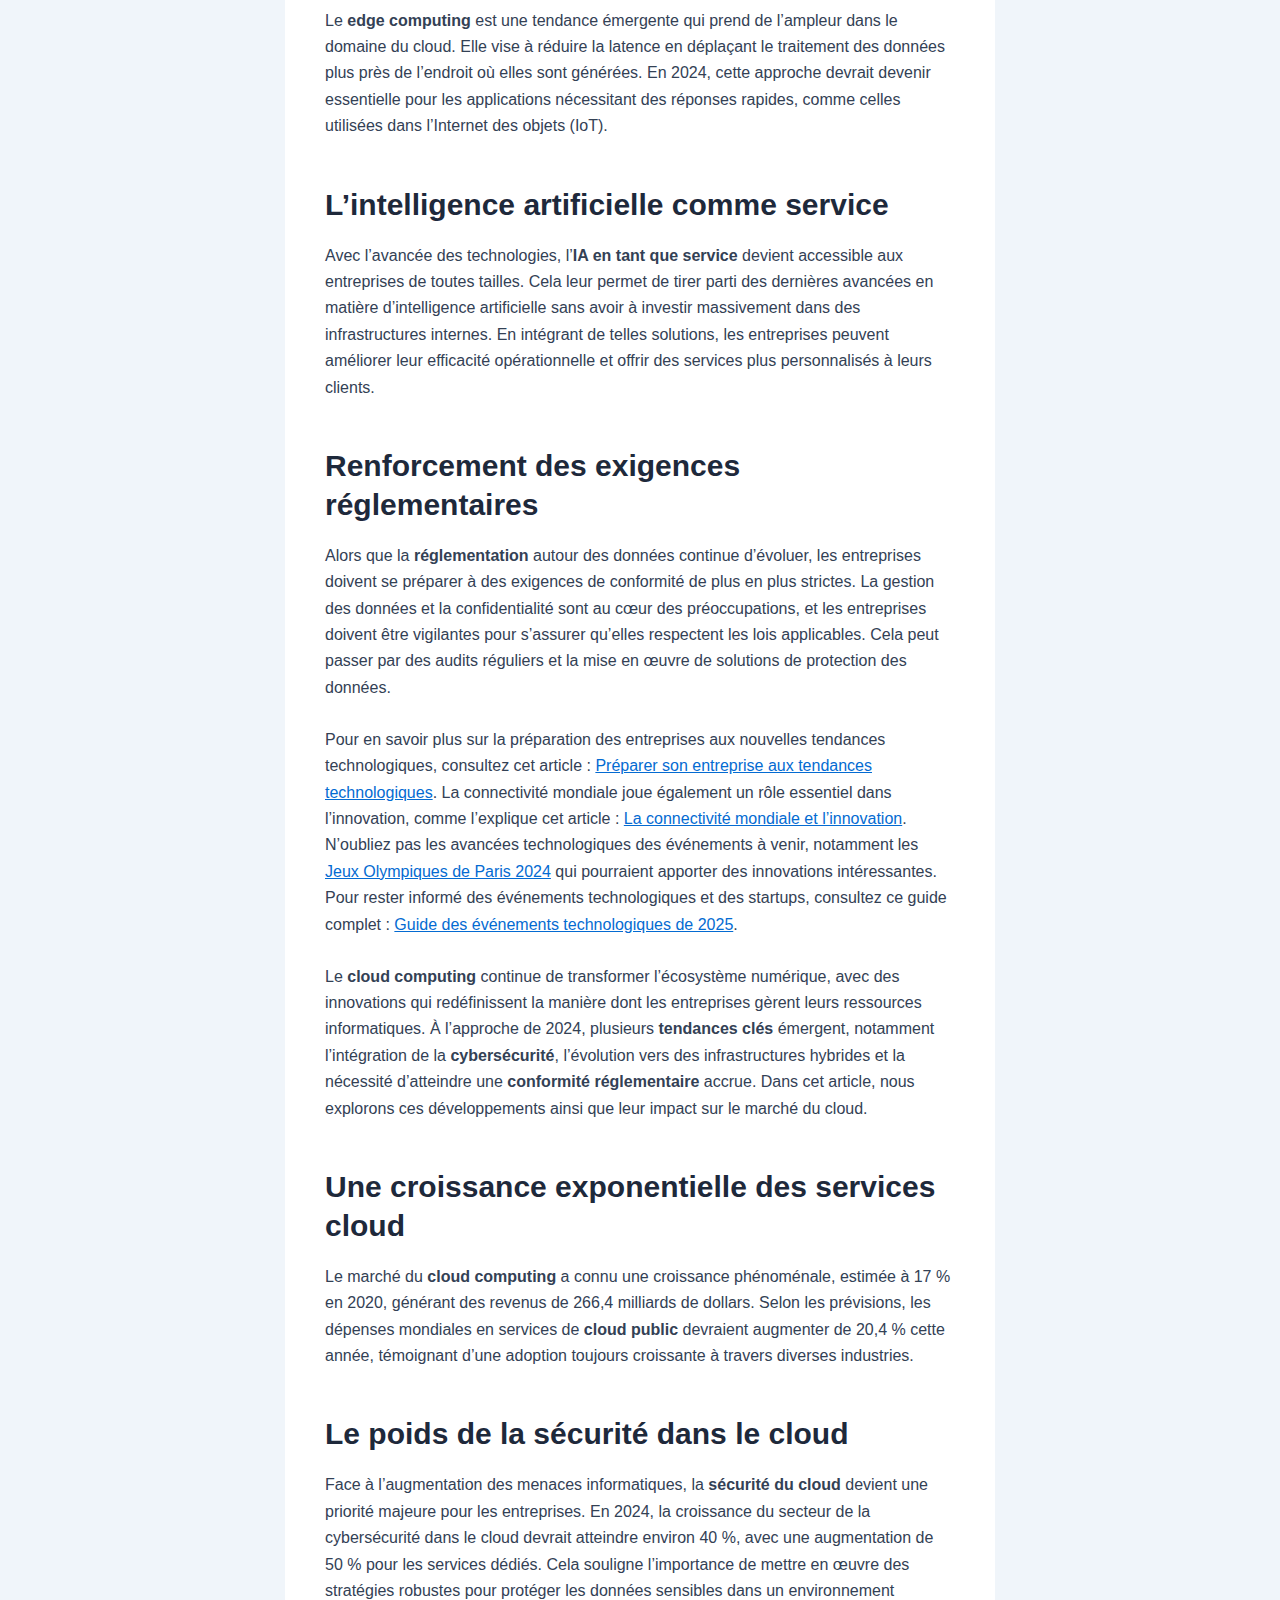
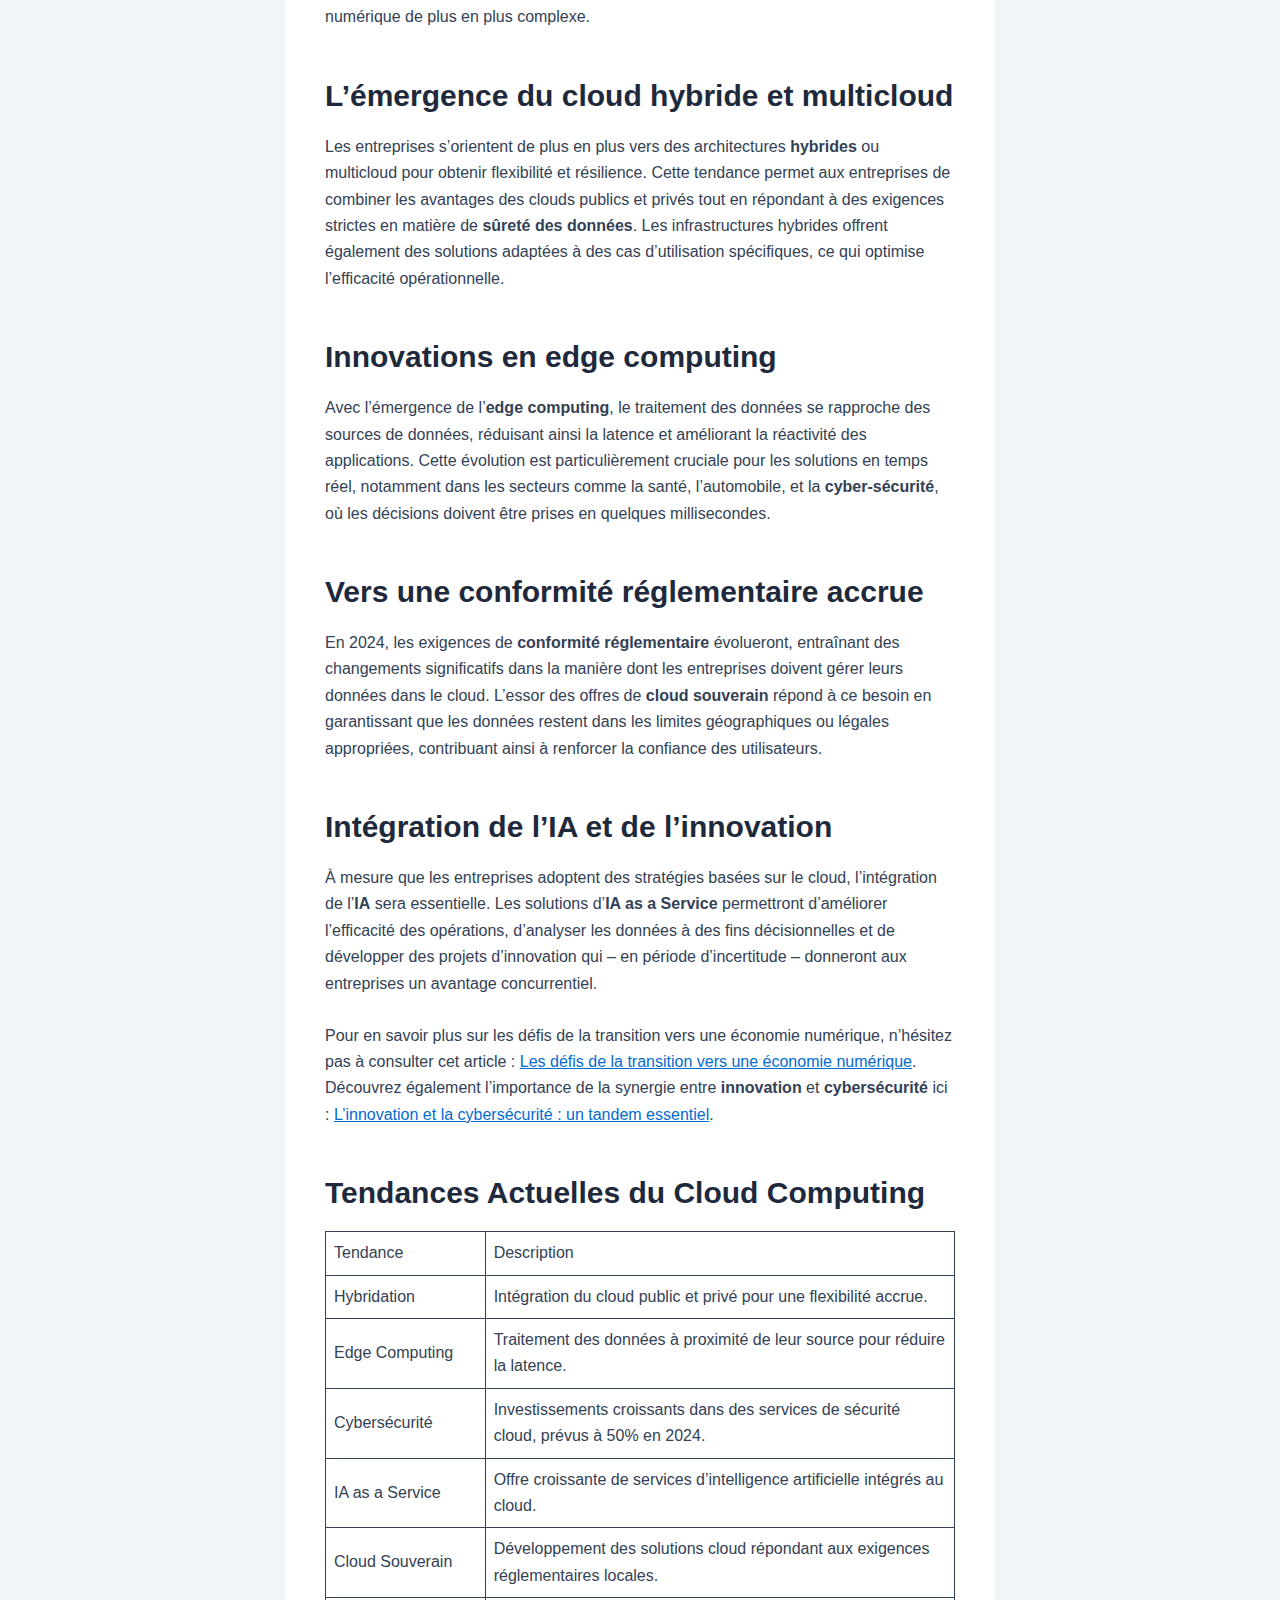
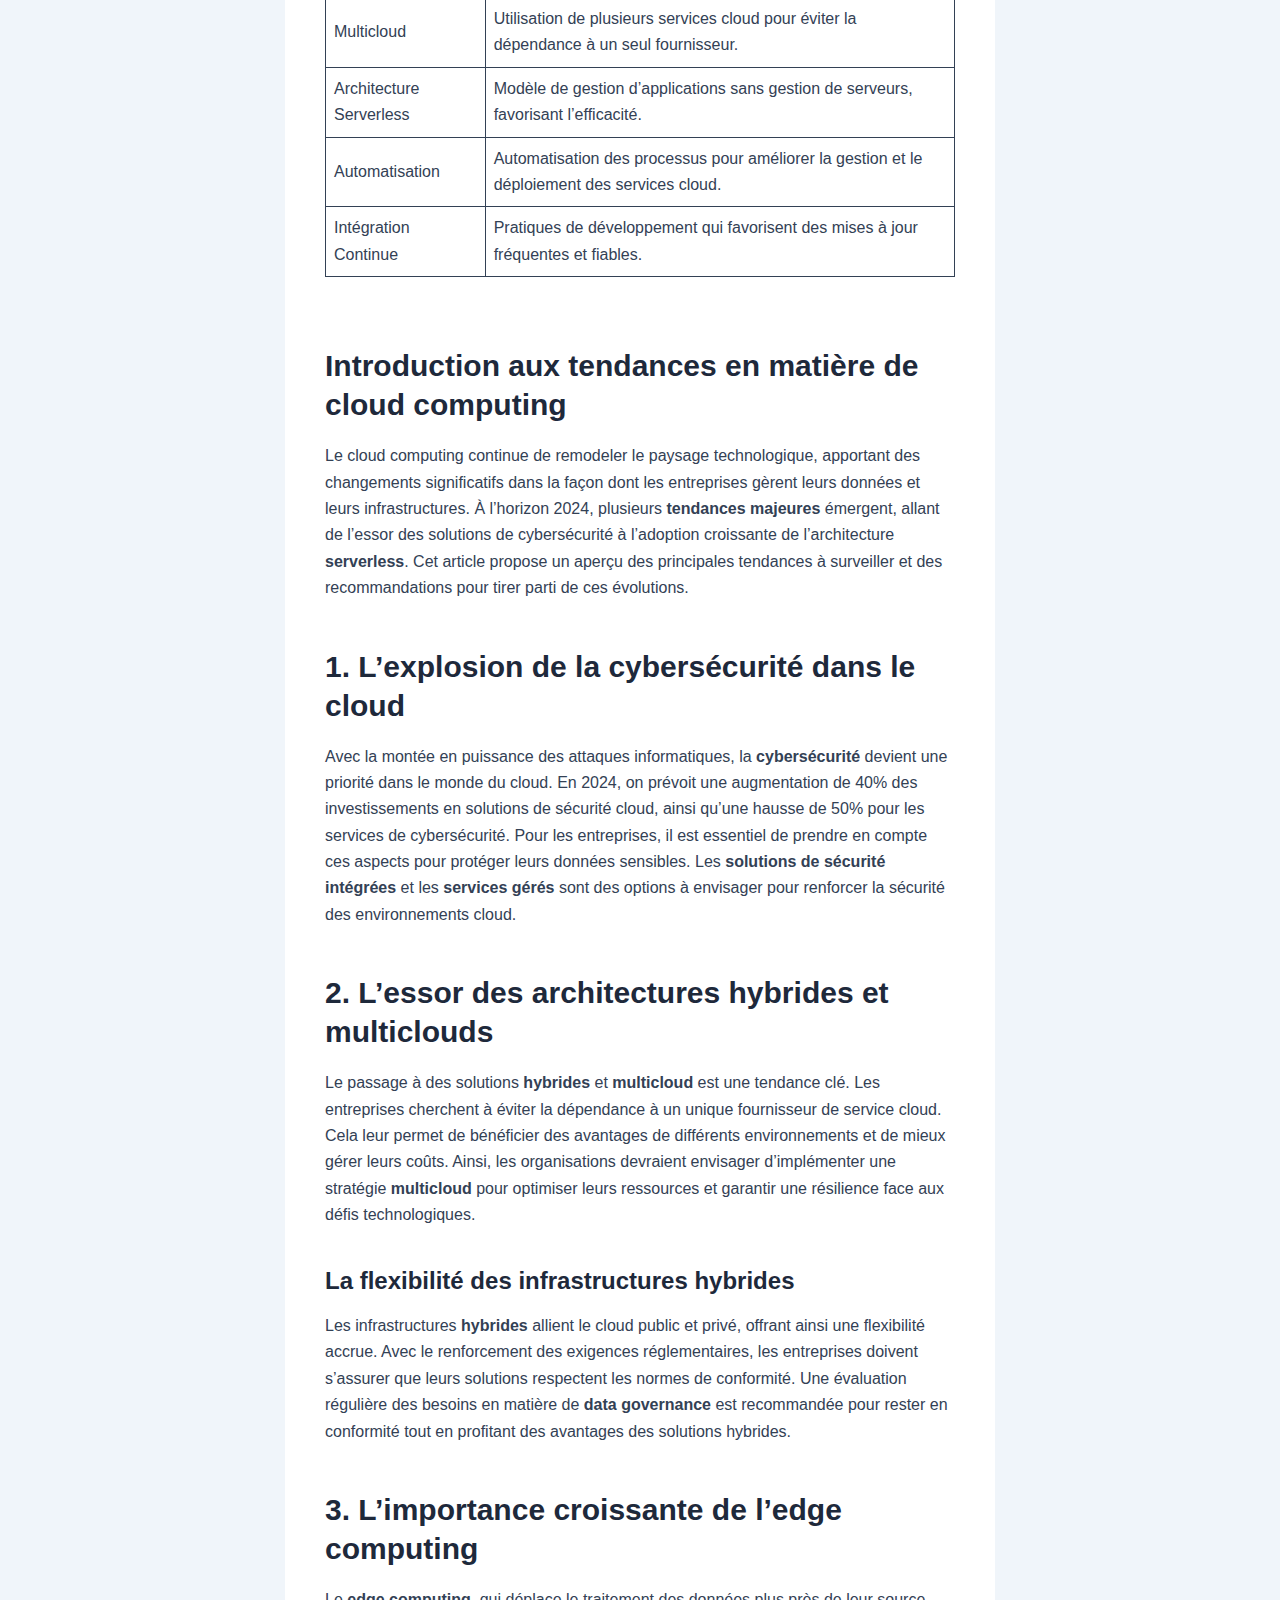
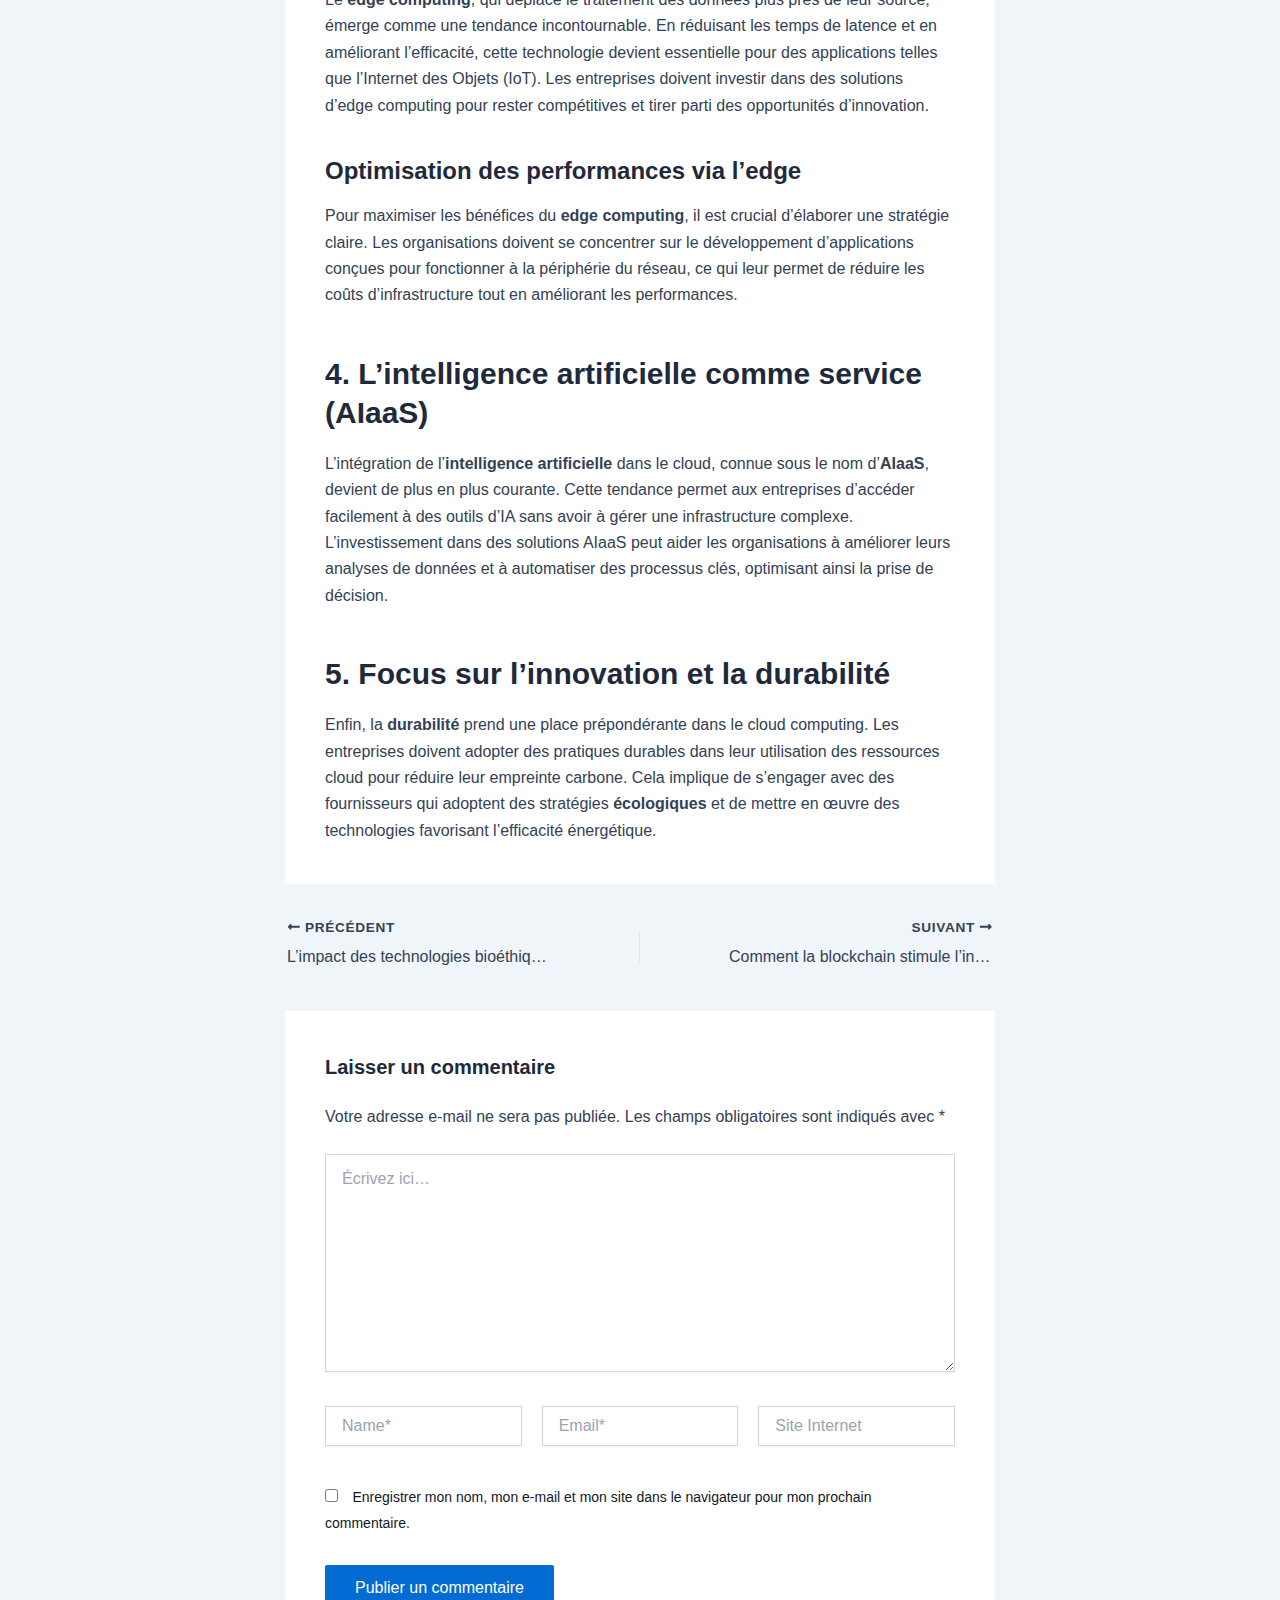
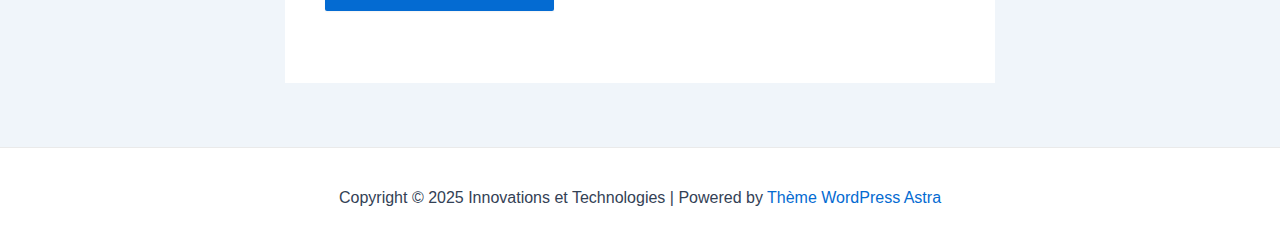
<file: image/Les tendances en matière de cloud computing – Innovations et Technologies.html>
<!DOCTYPE html>
<!-- saved from url=(0084)https://www.innovations-technologies.fr/les-tendances-en-matiere-de-cloud-computing/ -->
<html lang="fr-FR"><head><meta http-equiv="Content-Type" content="text/html; charset=UTF-8">

<meta name="viewport" content="width=device-width, initial-scale=1">
	<link rel="profile" href="https://gmpg.org/xfn/11"> 
	<title>Les tendances en matière de cloud computing – Innovations et Technologies</title>
<meta name="robots" content="max-image-preview:large">
	<style>img:is([sizes="auto" i], [sizes^="auto," i]) { contain-intrinsic-size: 3000px 1500px }</style>
	<link rel="alternate" type="application/rss+xml" title="Innovations et Technologies » Flux" href="https://www.innovations-technologies.fr/feed/">
<link rel="alternate" type="application/rss+xml" title="Innovations et Technologies » Flux des commentaires" href="https://www.innovations-technologies.fr/comments/feed/">
<link rel="alternate" type="application/rss+xml" title="Innovations et Technologies » Les tendances en matière de cloud computing Flux des commentaires" href="https://www.innovations-technologies.fr/les-tendances-en-matiere-de-cloud-computing/feed/">
<script>
window._wpemojiSettings = {"baseUrl":"https:\/\/s.w.org\/images\/core\/emoji\/16.0.1\/72x72\/","ext":".png","svgUrl":"https:\/\/s.w.org\/images\/core\/emoji\/16.0.1\/svg\/","svgExt":".svg","source":{"concatemoji":"https:\/\/www.innovations-technologies.fr\/wp-includes\/js\/wp-emoji-release.min.js?ver=6.8.3"}};
/*! This file is auto-generated */
!function(s,n){var o,i,e;function c(e){try{var t={supportTests:e,timestamp:(new Date).valueOf()};sessionStorage.setItem(o,JSON.stringify(t))}catch(e){}}function p(e,t,n){e.clearRect(0,0,e.canvas.width,e.canvas.height),e.fillText(t,0,0);var t=new Uint32Array(e.getImageData(0,0,e.canvas.width,e.canvas.height).data),a=(e.clearRect(0,0,e.canvas.width,e.canvas.height),e.fillText(n,0,0),new Uint32Array(e.getImageData(0,0,e.canvas.width,e.canvas.height).data));return t.every(function(e,t){return e===a[t]})}function u(e,t){e.clearRect(0,0,e.canvas.width,e.canvas.height),e.fillText(t,0,0);for(var n=e.getImageData(16,16,1,1),a=0;a<n.data.length;a++)if(0!==n.data[a])return!1;return!0}function f(e,t,n,a){switch(t){case"flag":return n(e,"\ud83c\udff3\ufe0f\u200d\u26a7\ufe0f","\ud83c\udff3\ufe0f\u200b\u26a7\ufe0f")?!1:!n(e,"\ud83c\udde8\ud83c\uddf6","\ud83c\udde8\u200b\ud83c\uddf6")&&!n(e,"\ud83c\udff4\udb40\udc67\udb40\udc62\udb40\udc65\udb40\udc6e\udb40\udc67\udb40\udc7f","\ud83c\udff4\u200b\udb40\udc67\u200b\udb40\udc62\u200b\udb40\udc65\u200b\udb40\udc6e\u200b\udb40\udc67\u200b\udb40\udc7f");case"emoji":return!a(e,"\ud83e\udedf")}return!1}function g(e,t,n,a){var r="undefined"!=typeof WorkerGlobalScope&&self instanceof WorkerGlobalScope?new OffscreenCanvas(300,150):s.createElement("canvas"),o=r.getContext("2d",{willReadFrequently:!0}),i=(o.textBaseline="top",o.font="600 32px Arial",{});return e.forEach(function(e){i[e]=t(o,e,n,a)}),i}function t(e){var t=s.createElement("script");t.src=e,t.defer=!0,s.head.appendChild(t)}"undefined"!=typeof Promise&&(o="wpEmojiSettingsSupports",i=["flag","emoji"],n.supports={everything:!0,everythingExceptFlag:!0},e=new Promise(function(e){s.addEventListener("DOMContentLoaded",e,{once:!0})}),new Promise(function(t){var n=function(){try{var e=JSON.parse(sessionStorage.getItem(o));if("object"==typeof e&&"number"==typeof e.timestamp&&(new Date).valueOf()<e.timestamp+604800&&"object"==typeof e.supportTests)return e.supportTests}catch(e){}return null}();if(!n){if("undefined"!=typeof Worker&&"undefined"!=typeof OffscreenCanvas&&"undefined"!=typeof URL&&URL.createObjectURL&&"undefined"!=typeof Blob)try{var e="postMessage("+g.toString()+"("+[JSON.stringify(i),f.toString(),p.toString(),u.toString()].join(",")+"));",a=new Blob([e],{type:"text/javascript"}),r=new Worker(URL.createObjectURL(a),{name:"wpTestEmojiSupports"});return void(r.onmessage=function(e){c(n=e.data),r.terminate(),t(n)})}catch(e){}c(n=g(i,f,p,u))}t(n)}).then(function(e){for(var t in e)n.supports[t]=e[t],n.supports.everything=n.supports.everything&&n.supports[t],"flag"!==t&&(n.supports.everythingExceptFlag=n.supports.everythingExceptFlag&&n.supports[t]);n.supports.everythingExceptFlag=n.supports.everythingExceptFlag&&!n.supports.flag,n.DOMReady=!1,n.readyCallback=function(){n.DOMReady=!0}}).then(function(){return e}).then(function(){var e;n.supports.everything||(n.readyCallback(),(e=n.source||{}).concatemoji?t(e.concatemoji):e.wpemoji&&e.twemoji&&(t(e.twemoji),t(e.wpemoji)))}))}((window,document),window._wpemojiSettings);
</script>
<link rel="stylesheet" id="astra-theme-css-css" href="./Les tendances en matière de cloud computing – Innovations et Technologies_files/main.min.css" media="all">
<style id="astra-theme-css-inline-css">
:root{--ast-post-nav-space:0;--ast-container-default-xlg-padding:2.5em;--ast-container-default-lg-padding:2.5em;--ast-container-default-slg-padding:2em;--ast-container-default-md-padding:2.5em;--ast-container-default-sm-padding:2.5em;--ast-container-default-xs-padding:2.4em;--ast-container-default-xxs-padding:1.8em;--ast-code-block-background:#ECEFF3;--ast-comment-inputs-background:#F9FAFB;--ast-normal-container-width:1200px;--ast-narrow-container-width:750px;--ast-blog-title-font-weight:600;--ast-blog-meta-weight:600;}html{font-size:100%;}a{color:var(--ast-global-color-0);}a:hover,a:focus{color:var(--ast-global-color-1);}body,button,input,select,textarea,.ast-button,.ast-custom-button{font-family:-apple-system,BlinkMacSystemFont,Segoe UI,Roboto,Oxygen-Sans,Ubuntu,Cantarell,Helvetica Neue,sans-serif;font-weight:400;font-size:16px;font-size:1rem;line-height:var(--ast-body-line-height,1.65);}blockquote{color:var(--ast-global-color-3);}h1,.entry-content h1,h2,.entry-content h2,h3,.entry-content h3,h4,.entry-content h4,h5,.entry-content h5,h6,.entry-content h6,.site-title,.site-title a{font-weight:600;}.site-title{font-size:26px;font-size:1.625rem;display:block;}.site-header .site-description{font-size:15px;font-size:0.9375rem;display:none;}.entry-title{font-size:20px;font-size:1.25rem;}.ast-blog-single-element.ast-taxonomy-container a{font-size:14px;font-size:0.875rem;}.ast-blog-meta-container{font-size:13px;font-size:0.8125rem;}.archive .ast-article-post .ast-article-inner,.blog .ast-article-post .ast-article-inner,.archive .ast-article-post .ast-article-inner:hover,.blog .ast-article-post .ast-article-inner:hover{border-top-left-radius:6px;border-top-right-radius:6px;border-bottom-right-radius:6px;border-bottom-left-radius:6px;overflow:hidden;}h1,.entry-content h1{font-size:36px;font-size:2.25rem;font-weight:600;line-height:1.4em;}h2,.entry-content h2{font-size:30px;font-size:1.875rem;font-weight:600;line-height:1.3em;}h3,.entry-content h3{font-size:24px;font-size:1.5rem;font-weight:600;line-height:1.3em;}h4,.entry-content h4{font-size:20px;font-size:1.25rem;line-height:1.2em;font-weight:600;}h5,.entry-content h5{font-size:18px;font-size:1.125rem;line-height:1.2em;font-weight:600;}h6,.entry-content h6{font-size:16px;font-size:1rem;line-height:1.25em;font-weight:600;}::selection{background-color:var(--ast-global-color-0);color:#ffffff;}body,h1,.entry-title a,.entry-content h1,h2,.entry-content h2,h3,.entry-content h3,h4,.entry-content h4,h5,.entry-content h5,h6,.entry-content h6{color:var(--ast-global-color-3);}.tagcloud a:hover,.tagcloud a:focus,.tagcloud a.current-item{color:#ffffff;border-color:var(--ast-global-color-0);background-color:var(--ast-global-color-0);}input:focus,input[type="text"]:focus,input[type="email"]:focus,input[type="url"]:focus,input[type="password"]:focus,input[type="reset"]:focus,input[type="search"]:focus,textarea:focus{border-color:var(--ast-global-color-0);}input[type="radio"]:checked,input[type=reset],input[type="checkbox"]:checked,input[type="checkbox"]:hover:checked,input[type="checkbox"]:focus:checked,input[type=range]::-webkit-slider-thumb{border-color:var(--ast-global-color-0);background-color:var(--ast-global-color-0);box-shadow:none;}.site-footer a:hover + .post-count,.site-footer a:focus + .post-count{background:var(--ast-global-color-0);border-color:var(--ast-global-color-0);}.single .nav-links .nav-previous,.single .nav-links .nav-next{color:var(--ast-global-color-0);}.entry-meta,.entry-meta *{line-height:1.45;color:var(--ast-global-color-0);font-weight:600;}.entry-meta a:not(.ast-button):hover,.entry-meta a:not(.ast-button):hover *,.entry-meta a:not(.ast-button):focus,.entry-meta a:not(.ast-button):focus *,.page-links > .page-link,.page-links .page-link:hover,.post-navigation a:hover{color:var(--ast-global-color-1);}#cat option,.secondary .calendar_wrap thead a,.secondary .calendar_wrap thead a:visited{color:var(--ast-global-color-0);}.secondary .calendar_wrap #today,.ast-progress-val span{background:var(--ast-global-color-0);}.secondary a:hover + .post-count,.secondary a:focus + .post-count{background:var(--ast-global-color-0);border-color:var(--ast-global-color-0);}.calendar_wrap #today > a{color:#ffffff;}.page-links .page-link,.single .post-navigation a{color:var(--ast-global-color-3);}.ast-search-menu-icon .search-form button.search-submit{padding:0 4px;}.ast-search-menu-icon form.search-form{padding-right:0;}.ast-search-menu-icon.slide-search input.search-field{width:0;}.ast-header-search .ast-search-menu-icon.ast-dropdown-active .search-form,.ast-header-search .ast-search-menu-icon.ast-dropdown-active .search-field:focus{transition:all 0.2s;}.search-form input.search-field:focus{outline:none;}.ast-search-menu-icon .search-form button.search-submit:focus,.ast-theme-transparent-header .ast-header-search .ast-dropdown-active .ast-icon,.ast-theme-transparent-header .ast-inline-search .search-field:focus .ast-icon{color:var(--ast-global-color-1);}.ast-header-search .slide-search .search-form{border:2px solid var(--ast-global-color-0);}.ast-header-search .slide-search .search-field{background-color:#fff;}.ast-archive-title{color:var(--ast-global-color-2);}.widget-title{font-size:22px;font-size:1.375rem;color:var(--ast-global-color-2);}.ast-single-post .entry-content a,.ast-comment-content a:not(.ast-comment-edit-reply-wrap a){text-decoration:underline;}.ast-single-post .elementor-button-wrapper .elementor-button,.ast-single-post .entry-content .uagb-tab a,.ast-single-post .entry-content .uagb-ifb-cta a,.ast-single-post .entry-content .uabb-module-content a,.ast-single-post .entry-content .uagb-post-grid a,.ast-single-post .entry-content .uagb-timeline a,.ast-single-post .entry-content .uagb-toc__wrap a,.ast-single-post .entry-content .uagb-taxomony-box a,.ast-single-post .entry-content .woocommerce a,.entry-content .wp-block-latest-posts > li > a,.ast-single-post .entry-content .wp-block-file__button,li.ast-post-filter-single,.ast-single-post .ast-comment-content .comment-reply-link,.ast-single-post .ast-comment-content .comment-edit-link{text-decoration:none;}.ast-search-menu-icon.slide-search a:focus-visible:focus-visible,.astra-search-icon:focus-visible,#close:focus-visible,a:focus-visible,.ast-menu-toggle:focus-visible,.site .skip-link:focus-visible,.wp-block-loginout input:focus-visible,.wp-block-search.wp-block-search__button-inside .wp-block-search__inside-wrapper,.ast-header-navigation-arrow:focus-visible,.woocommerce .wc-proceed-to-checkout > .checkout-button:focus-visible,.woocommerce .woocommerce-MyAccount-navigation ul li a:focus-visible,.ast-orders-table__row .ast-orders-table__cell:focus-visible,.woocommerce .woocommerce-order-details .order-again > .button:focus-visible,.woocommerce .woocommerce-message a.button.wc-forward:focus-visible,.woocommerce #minus_qty:focus-visible,.woocommerce #plus_qty:focus-visible,a#ast-apply-coupon:focus-visible,.woocommerce .woocommerce-info a:focus-visible,.woocommerce .astra-shop-summary-wrap a:focus-visible,.woocommerce a.wc-forward:focus-visible,#ast-apply-coupon:focus-visible,.woocommerce-js .woocommerce-mini-cart-item a.remove:focus-visible,#close:focus-visible,.button.search-submit:focus-visible,#search_submit:focus,.normal-search:focus-visible,.ast-header-account-wrap:focus-visible,.woocommerce .ast-on-card-button.ast-quick-view-trigger:focus{outline-style:dotted;outline-color:inherit;outline-width:thin;}input:focus,input[type="text"]:focus,input[type="email"]:focus,input[type="url"]:focus,input[type="password"]:focus,input[type="reset"]:focus,input[type="search"]:focus,input[type="number"]:focus,textarea:focus,.wp-block-search__input:focus,[data-section="section-header-mobile-trigger"] .ast-button-wrap .ast-mobile-menu-trigger-minimal:focus,.ast-mobile-popup-drawer.active .menu-toggle-close:focus,.woocommerce-ordering select.orderby:focus,#ast-scroll-top:focus,#coupon_code:focus,.woocommerce-page #comment:focus,.woocommerce #reviews #respond input#submit:focus,.woocommerce a.add_to_cart_button:focus,.woocommerce .button.single_add_to_cart_button:focus,.woocommerce .woocommerce-cart-form button:focus,.woocommerce .woocommerce-cart-form__cart-item .quantity .qty:focus,.woocommerce .woocommerce-billing-fields .woocommerce-billing-fields__field-wrapper .woocommerce-input-wrapper > .input-text:focus,.woocommerce #order_comments:focus,.woocommerce #place_order:focus,.woocommerce .woocommerce-address-fields .woocommerce-address-fields__field-wrapper .woocommerce-input-wrapper > .input-text:focus,.woocommerce .woocommerce-MyAccount-content form button:focus,.woocommerce .woocommerce-MyAccount-content .woocommerce-EditAccountForm .woocommerce-form-row .woocommerce-Input.input-text:focus,.woocommerce .ast-woocommerce-container .woocommerce-pagination ul.page-numbers li a:focus,body #content .woocommerce form .form-row .select2-container--default .select2-selection--single:focus,#ast-coupon-code:focus,.woocommerce.woocommerce-js .quantity input[type=number]:focus,.woocommerce-js .woocommerce-mini-cart-item .quantity input[type=number]:focus,.woocommerce p#ast-coupon-trigger:focus{border-style:dotted;border-color:inherit;border-width:thin;}input{outline:none;}.ast-logo-title-inline .site-logo-img{padding-right:1em;}body .ast-oembed-container *{position:absolute;top:0;width:100%;height:100%;left:0;}body .wp-block-embed-pocket-casts .ast-oembed-container *{position:unset;}.ast-single-post-featured-section + article {margin-top: 2em;}.site-content .ast-single-post-featured-section img {width: 100%;overflow: hidden;object-fit: cover;}.ast-separate-container .site-content .ast-single-post-featured-section + article {margin-top: -80px;z-index: 9;position: relative;border-radius: 4px;}@media (min-width: 922px) {.ast-no-sidebar .site-content .ast-article-image-container--wide {margin-left: -120px;margin-right: -120px;max-width: unset;width: unset;}.ast-left-sidebar .site-content .ast-article-image-container--wide,.ast-right-sidebar .site-content .ast-article-image-container--wide {margin-left: -10px;margin-right: -10px;}.site-content .ast-article-image-container--full {margin-left: calc( -50vw + 50%);margin-right: calc( -50vw + 50%);max-width: 100vw;width: 100vw;}.ast-left-sidebar .site-content .ast-article-image-container--full,.ast-right-sidebar .site-content .ast-article-image-container--full {margin-left: -10px;margin-right: -10px;max-width: inherit;width: auto;}}.site > .ast-single-related-posts-container {margin-top: 0;}@media (min-width: 922px) {.ast-desktop .ast-container--narrow {max-width: var(--ast-narrow-container-width);margin: 0 auto;}}input[type="text"],input[type="number"],input[type="email"],input[type="url"],input[type="password"],input[type="search"],input[type=reset],input[type=tel],input[type=date],select,textarea{font-size:16px;font-style:normal;font-weight:400;line-height:24px;width:100%;padding:12px 16px;border-radius:4px;box-shadow:0px 1px 2px 0px rgba(0,0,0,0.05);color:var(--ast-form-input-text,#475569);}input[type="text"],input[type="number"],input[type="email"],input[type="url"],input[type="password"],input[type="search"],input[type=reset],input[type=tel],input[type=date],select{height:40px;}input[type="date"]{border-width:1px;border-style:solid;border-color:var(--ast-border-color);}input[type="text"]:focus,input[type="number"]:focus,input[type="email"]:focus,input[type="url"]:focus,input[type="password"]:focus,input[type="search"]:focus,input[type=reset]:focus,input[type="tel"]:focus,input[type="date"]:focus,select:focus,textarea:focus{border-color:#046BD2;box-shadow:none;outline:none;color:var(--ast-form-input-focus-text,#475569);}label,legend{color:#111827;font-size:14px;font-style:normal;font-weight:500;line-height:20px;}select{padding:6px 10px;}fieldset{padding:30px;border-radius:4px;}button,.ast-button,.button,input[type="button"],input[type="reset"],input[type="submit"]{border-radius:4px;box-shadow:0px 1px 2px 0px rgba(0,0,0,0.05);}:root{--ast-comment-inputs-background:#FFF;}::placeholder{color:var(--ast-form-field-color,#9CA3AF);}::-ms-input-placeholder{color:var(--ast-form-field-color,#9CA3AF);}@media (max-width:921.9px){#ast-desktop-header{display:none;}}@media (min-width:922px){#ast-mobile-header{display:none;}}.wp-block-buttons.aligncenter{justify-content:center;}@media (max-width:921px){.ast-theme-transparent-header #primary,.ast-theme-transparent-header #secondary{padding:0;}}@media (max-width:921px){.ast-plain-container.ast-no-sidebar #primary{padding:0;}}.ast-plain-container.ast-no-sidebar #primary{margin-top:0;margin-bottom:0;}@media (min-width:1200px){.ast-plain-container.ast-no-sidebar #primary{margin-top:60px;margin-bottom:60px;}}.wp-block-button.is-style-outline .wp-block-button__link{border-color:var(--ast-global-color-0);}div.wp-block-button.is-style-outline > .wp-block-button__link:not(.has-text-color),div.wp-block-button.wp-block-button__link.is-style-outline:not(.has-text-color){color:var(--ast-global-color-0);}.wp-block-button.is-style-outline .wp-block-button__link:hover,.wp-block-buttons .wp-block-button.is-style-outline .wp-block-button__link:focus,.wp-block-buttons .wp-block-button.is-style-outline > .wp-block-button__link:not(.has-text-color):hover,.wp-block-buttons .wp-block-button.wp-block-button__link.is-style-outline:not(.has-text-color):hover{color:#ffffff;background-color:var(--ast-global-color-1);border-color:var(--ast-global-color-1);}.post-page-numbers.current .page-link,.ast-pagination .page-numbers.current{color:#ffffff;border-color:var(--ast-global-color-0);background-color:var(--ast-global-color-0);}.wp-block-buttons .wp-block-button.is-style-outline .wp-block-button__link.wp-element-button,.ast-outline-button,.wp-block-uagb-buttons-child .uagb-buttons-repeater.ast-outline-button{border-color:var(--ast-global-color-0);border-top-width:2px;border-right-width:2px;border-bottom-width:2px;border-left-width:2px;font-family:inherit;font-weight:500;font-size:16px;font-size:1rem;line-height:1em;padding-top:13px;padding-right:30px;padding-bottom:13px;padding-left:30px;}.wp-block-buttons .wp-block-button.is-style-outline > .wp-block-button__link:not(.has-text-color),.wp-block-buttons .wp-block-button.wp-block-button__link.is-style-outline:not(.has-text-color),.ast-outline-button{color:var(--ast-global-color-0);}.wp-block-button.is-style-outline .wp-block-button__link:hover,.wp-block-buttons .wp-block-button.is-style-outline .wp-block-button__link:focus,.wp-block-buttons .wp-block-button.is-style-outline > .wp-block-button__link:not(.has-text-color):hover,.wp-block-buttons .wp-block-button.wp-block-button__link.is-style-outline:not(.has-text-color):hover,.ast-outline-button:hover,.ast-outline-button:focus,.wp-block-uagb-buttons-child .uagb-buttons-repeater.ast-outline-button:hover,.wp-block-uagb-buttons-child .uagb-buttons-repeater.ast-outline-button:focus{color:#ffffff;background-color:var(--ast-global-color-1);border-color:var(--ast-global-color-1);}.ast-single-post .entry-content a.ast-outline-button,.ast-single-post .entry-content .is-style-outline>.wp-block-button__link{text-decoration:none;}.wp-block-button .wp-block-button__link.wp-element-button.is-style-outline:not(.has-background),.wp-block-button.is-style-outline>.wp-block-button__link.wp-element-button:not(.has-background),.ast-outline-button{background-color:transparent;}.uagb-buttons-repeater.ast-outline-button{border-radius:9999px;}@media (max-width:921px){.wp-block-buttons .wp-block-button.is-style-outline .wp-block-button__link.wp-element-button,.ast-outline-button,.wp-block-uagb-buttons-child .uagb-buttons-repeater.ast-outline-button{padding-top:12px;padding-right:28px;padding-bottom:12px;padding-left:28px;}}@media (max-width:544px){.wp-block-buttons .wp-block-button.is-style-outline .wp-block-button__link.wp-element-button,.ast-outline-button,.wp-block-uagb-buttons-child .uagb-buttons-repeater.ast-outline-button{padding-top:10px;padding-right:24px;padding-bottom:10px;padding-left:24px;}}.entry-content[data-ast-blocks-layout] > figure{margin-bottom:1em;}h1.widget-title{font-weight:600;}h2.widget-title{font-weight:600;}h3.widget-title{font-weight:600;}#page{display:flex;flex-direction:column;min-height:100vh;}.ast-404-layout-1 h1.page-title{color:var(--ast-global-color-2);}.single .post-navigation a{line-height:1em;height:inherit;}.error-404 .page-sub-title{font-size:1.5rem;font-weight:inherit;}.search .site-content .content-area .search-form{margin-bottom:0;}#page .site-content{flex-grow:1;}.widget{margin-bottom:1.25em;}#secondary li{line-height:1.5em;}#secondary .wp-block-group h2{margin-bottom:0.7em;}#secondary h2{font-size:1.7rem;}.ast-separate-container .ast-article-post,.ast-separate-container .ast-article-single,.ast-separate-container .comment-respond{padding:2.5em;}.ast-separate-container .ast-article-single .ast-article-single{padding:0;}.ast-article-single .wp-block-post-template-is-layout-grid{padding-left:0;}.ast-separate-container .comments-title,.ast-narrow-container .comments-title{padding:1.5em 2em;}.ast-page-builder-template .comment-form-textarea,.ast-comment-formwrap .ast-grid-common-col{padding:0;}.ast-comment-formwrap{padding:0;display:inline-flex;column-gap:20px;width:100%;margin-left:0;margin-right:0;}.comments-area textarea#comment:focus,.comments-area textarea#comment:active,.comments-area .ast-comment-formwrap input[type="text"]:focus,.comments-area .ast-comment-formwrap input[type="text"]:active {box-shadow:none;outline:none;}.archive.ast-page-builder-template .entry-header{margin-top:2em;}.ast-page-builder-template .ast-comment-formwrap{width:100%;}.entry-title{margin-bottom:0.6em;}.ast-archive-description p{font-size:inherit;font-weight:inherit;line-height:inherit;}.ast-article-single img{box-shadow:0 0 30px 0 rgba(0,0,0,.15);-webkit-box-shadow:0 0 30px 0 rgba(0,0,0,.15);-moz-box-shadow:0 0 30px 0 rgba(0,0,0,.15);}.ast-separate-container .ast-comment-list li.depth-1,.hentry{margin-bottom:1.5em;}.site-content section.ast-archive-description{margin-bottom:2em;}@media (min-width:921px){.ast-left-sidebar.ast-page-builder-template #secondary,.archive.ast-right-sidebar.ast-page-builder-template .site-main{padding-left:20px;padding-right:20px;}}@media (max-width:544px){.ast-comment-formwrap.ast-row{column-gap:10px;display:inline-block;}#ast-commentform .ast-grid-common-col{position:relative;width:100%;}}@media (min-width:1201px){.ast-separate-container .ast-article-post,.ast-separate-container .ast-article-single,.ast-separate-container .ast-author-box,.ast-separate-container .ast-404-layout-1,.ast-separate-container .no-results{padding:2.5em;}}@media (max-width:921px){.ast-separate-container #primary,.ast-separate-container #secondary{padding:1.5em 0;}#primary,#secondary{padding:1.5em 0;margin:0;}.ast-left-sidebar #content > .ast-container{display:flex;flex-direction:column-reverse;width:100%;}}@media (min-width:922px){.ast-separate-container.ast-right-sidebar #primary,.ast-separate-container.ast-left-sidebar #primary{border:0;}.search-no-results.ast-separate-container #primary{margin-bottom:4em;}}.wp-block-button .wp-block-button__link{color:#ffffff;}.wp-block-button .wp-block-button__link:hover,.wp-block-button .wp-block-button__link:focus{color:#ffffff;background-color:var(--ast-global-color-1);border-color:var(--ast-global-color-1);}.wp-block-button .wp-block-button__link,.wp-block-search .wp-block-search__button,body .wp-block-file .wp-block-file__button{border-color:var(--ast-global-color-0);background-color:var(--ast-global-color-0);color:#ffffff;font-family:inherit;font-weight:500;line-height:1em;font-size:16px;font-size:1rem;padding-top:15px;padding-right:30px;padding-bottom:15px;padding-left:30px;}.ast-single-post .entry-content .wp-block-button .wp-block-button__link,.ast-single-post .entry-content .wp-block-search .wp-block-search__button,body .entry-content .wp-block-file .wp-block-file__button{text-decoration:none;}@media (max-width:921px){.wp-block-button .wp-block-button__link,.wp-block-search .wp-block-search__button,body .wp-block-file .wp-block-file__button{padding-top:14px;padding-right:28px;padding-bottom:14px;padding-left:28px;}}@media (max-width:544px){.wp-block-button .wp-block-button__link,.wp-block-search .wp-block-search__button,body .wp-block-file .wp-block-file__button{padding-top:12px;padding-right:24px;padding-bottom:12px;padding-left:24px;}}.menu-toggle,button,.ast-button,.ast-custom-button,.button,input#submit,input[type="button"],input[type="submit"],input[type="reset"],#comments .submit,.search .search-submit,form[CLASS*="wp-block-search__"].wp-block-search .wp-block-search__inside-wrapper .wp-block-search__button,body .wp-block-file .wp-block-file__button,.search .search-submit,.woocommerce-js a.button,.woocommerce button.button,.woocommerce .woocommerce-message a.button,.woocommerce #respond input#submit.alt,.woocommerce input.button.alt,.woocommerce input.button,.woocommerce input.button:disabled,.woocommerce input.button:disabled[disabled],.woocommerce input.button:disabled:hover,.woocommerce input.button:disabled[disabled]:hover,.woocommerce #respond input#submit,.woocommerce button.button.alt.disabled,.wc-block-grid__products .wc-block-grid__product .wp-block-button__link,.wc-block-grid__product-onsale,[CLASS*="wc-block"] button,.woocommerce-js .astra-cart-drawer .astra-cart-drawer-content .woocommerce-mini-cart__buttons .button:not(.checkout):not(.ast-continue-shopping),.woocommerce-js .astra-cart-drawer .astra-cart-drawer-content .woocommerce-mini-cart__buttons a.checkout,.woocommerce button.button.alt.disabled.wc-variation-selection-needed,[CLASS*="wc-block"] .wc-block-components-button{border-style:solid;border-top-width:0;border-right-width:0;border-left-width:0;border-bottom-width:0;color:#ffffff;border-color:var(--ast-global-color-0);background-color:var(--ast-global-color-0);padding-top:15px;padding-right:30px;padding-bottom:15px;padding-left:30px;font-family:inherit;font-weight:500;font-size:16px;font-size:1rem;line-height:1em;}button:focus,.menu-toggle:hover,button:hover,.ast-button:hover,.ast-custom-button:hover .button:hover,.ast-custom-button:hover ,input[type=reset]:hover,input[type=reset]:focus,input#submit:hover,input#submit:focus,input[type="button"]:hover,input[type="button"]:focus,input[type="submit"]:hover,input[type="submit"]:focus,form[CLASS*="wp-block-search__"].wp-block-search .wp-block-search__inside-wrapper .wp-block-search__button:hover,form[CLASS*="wp-block-search__"].wp-block-search .wp-block-search__inside-wrapper .wp-block-search__button:focus,body .wp-block-file .wp-block-file__button:hover,body .wp-block-file .wp-block-file__button:focus,.woocommerce-js a.button:hover,.woocommerce button.button:hover,.woocommerce .woocommerce-message a.button:hover,.woocommerce #respond input#submit:hover,.woocommerce #respond input#submit.alt:hover,.woocommerce input.button.alt:hover,.woocommerce input.button:hover,.woocommerce button.button.alt.disabled:hover,.wc-block-grid__products .wc-block-grid__product .wp-block-button__link:hover,[CLASS*="wc-block"] button:hover,.woocommerce-js .astra-cart-drawer .astra-cart-drawer-content .woocommerce-mini-cart__buttons .button:not(.checkout):not(.ast-continue-shopping):hover,.woocommerce-js .astra-cart-drawer .astra-cart-drawer-content .woocommerce-mini-cart__buttons a.checkout:hover,.woocommerce button.button.alt.disabled.wc-variation-selection-needed:hover,[CLASS*="wc-block"] .wc-block-components-button:hover,[CLASS*="wc-block"] .wc-block-components-button:focus{color:#ffffff;background-color:var(--ast-global-color-1);border-color:var(--ast-global-color-1);}form[CLASS*="wp-block-search__"].wp-block-search .wp-block-search__inside-wrapper .wp-block-search__button.has-icon{padding-top:calc(15px - 3px);padding-right:calc(30px - 3px);padding-bottom:calc(15px - 3px);padding-left:calc(30px - 3px);}@media (max-width:921px){.menu-toggle,button,.ast-button,.ast-custom-button,.button,input#submit,input[type="button"],input[type="submit"],input[type="reset"],#comments .submit,.search .search-submit,form[CLASS*="wp-block-search__"].wp-block-search .wp-block-search__inside-wrapper .wp-block-search__button,body .wp-block-file .wp-block-file__button,.search .search-submit,.woocommerce-js a.button,.woocommerce button.button,.woocommerce .woocommerce-message a.button,.woocommerce #respond input#submit.alt,.woocommerce input.button.alt,.woocommerce input.button,.woocommerce input.button:disabled,.woocommerce input.button:disabled[disabled],.woocommerce input.button:disabled:hover,.woocommerce input.button:disabled[disabled]:hover,.woocommerce #respond input#submit,.woocommerce button.button.alt.disabled,.wc-block-grid__products .wc-block-grid__product .wp-block-button__link,.wc-block-grid__product-onsale,[CLASS*="wc-block"] button,.woocommerce-js .astra-cart-drawer .astra-cart-drawer-content .woocommerce-mini-cart__buttons .button:not(.checkout):not(.ast-continue-shopping),.woocommerce-js .astra-cart-drawer .astra-cart-drawer-content .woocommerce-mini-cart__buttons a.checkout,.woocommerce button.button.alt.disabled.wc-variation-selection-needed,[CLASS*="wc-block"] .wc-block-components-button{padding-top:14px;padding-right:28px;padding-bottom:14px;padding-left:28px;}}@media (max-width:544px){.menu-toggle,button,.ast-button,.ast-custom-button,.button,input#submit,input[type="button"],input[type="submit"],input[type="reset"],#comments .submit,.search .search-submit,form[CLASS*="wp-block-search__"].wp-block-search .wp-block-search__inside-wrapper .wp-block-search__button,body .wp-block-file .wp-block-file__button,.search .search-submit,.woocommerce-js a.button,.woocommerce button.button,.woocommerce .woocommerce-message a.button,.woocommerce #respond input#submit.alt,.woocommerce input.button.alt,.woocommerce input.button,.woocommerce input.button:disabled,.woocommerce input.button:disabled[disabled],.woocommerce input.button:disabled:hover,.woocommerce input.button:disabled[disabled]:hover,.woocommerce #respond input#submit,.woocommerce button.button.alt.disabled,.wc-block-grid__products .wc-block-grid__product .wp-block-button__link,.wc-block-grid__product-onsale,[CLASS*="wc-block"] button,.woocommerce-js .astra-cart-drawer .astra-cart-drawer-content .woocommerce-mini-cart__buttons .button:not(.checkout):not(.ast-continue-shopping),.woocommerce-js .astra-cart-drawer .astra-cart-drawer-content .woocommerce-mini-cart__buttons a.checkout,.woocommerce button.button.alt.disabled.wc-variation-selection-needed,[CLASS*="wc-block"] .wc-block-components-button{padding-top:12px;padding-right:24px;padding-bottom:12px;padding-left:24px;}}@media (max-width:921px){.ast-mobile-header-stack .main-header-bar .ast-search-menu-icon{display:inline-block;}.ast-header-break-point.ast-header-custom-item-outside .ast-mobile-header-stack .main-header-bar .ast-search-icon{margin:0;}.ast-comment-avatar-wrap img{max-width:2.5em;}.ast-comment-meta{padding:0 1.8888em 1.3333em;}}@media (min-width:544px){.ast-container{max-width:100%;}}@media (max-width:544px){.ast-separate-container .ast-article-post,.ast-separate-container .ast-article-single,.ast-separate-container .comments-title,.ast-separate-container .ast-archive-description{padding:1.5em 1em;}.ast-separate-container #content .ast-container{padding-left:0.54em;padding-right:0.54em;}.ast-separate-container .ast-comment-list .bypostauthor{padding:.5em;}.ast-search-menu-icon.ast-dropdown-active .search-field{width:170px;}} #ast-mobile-header .ast-site-header-cart-li a{pointer-events:none;}.ast-separate-container{background-color:var(--ast-global-color-4);}@media (max-width:921px){.site-title{display:block;}.site-header .site-description{display:none;}h1,.entry-content h1{font-size:30px;font-size:1.875rem;}h2,.entry-content h2{font-size:25px;font-size:1.5625rem;}h3,.entry-content h3{font-size:20px;font-size:1.25rem;}}@media (max-width:544px){.site-title{display:block;}.site-header .site-description{display:none;}h1,.entry-content h1{font-size:30px;font-size:1.875rem;}h2,.entry-content h2{font-size:25px;font-size:1.5625rem;}h3,.entry-content h3{font-size:20px;font-size:1.25rem;}}@media (max-width:921px){html{font-size:91.2%;}}@media (max-width:544px){html{font-size:91.2%;}}@media (min-width:922px){.ast-container{max-width:1240px;}}@media (min-width:922px){.ast-narrow-container .site-content > .ast-container{max-width:750px;}}@media (min-width:922px){.ast-narrow-container .site-content > .ast-container{max-width:750px;}}@media (min-width:922px){.site-content .ast-container{display:flex;}}@media (max-width:921px){.site-content .ast-container{flex-direction:column;}}.entry-content h1,.entry-content h2,.entry-content h3,.entry-content h4,.entry-content h5,.entry-content h6{clear:none;}@media (min-width:922px){.main-header-menu .sub-menu .menu-item.ast-left-align-sub-menu:hover > .sub-menu,.main-header-menu .sub-menu .menu-item.ast-left-align-sub-menu.focus > .sub-menu{margin-left:-0px;}}.entry-content li > p{margin-bottom:0;}.site .comments-area{padding-bottom:2em;margin-top:2em;}.wp-block-file {display: flex;align-items: center;flex-wrap: wrap;justify-content: space-between;}.wp-block-pullquote {border: none;}.wp-block-pullquote blockquote::before {content: "\201D";font-family: "Helvetica",sans-serif;display: flex;transform: rotate( 180deg );font-size: 6rem;font-style: normal;line-height: 1;font-weight: bold;align-items: center;justify-content: center;}.has-text-align-right > blockquote::before {justify-content: flex-start;}.has-text-align-left > blockquote::before {justify-content: flex-end;}figure.wp-block-pullquote.is-style-solid-color blockquote {max-width: 100%;text-align: inherit;}:root {--wp--custom--ast-default-block-top-padding: 3em;--wp--custom--ast-default-block-right-padding: 3em;--wp--custom--ast-default-block-bottom-padding: 3em;--wp--custom--ast-default-block-left-padding: 3em;--wp--custom--ast-container-width: 1200px;--wp--custom--ast-content-width-size: 1200px;--wp--custom--ast-wide-width-size: calc(1200px + var(--wp--custom--ast-default-block-left-padding) + var(--wp--custom--ast-default-block-right-padding));}.ast-narrow-container {--wp--custom--ast-content-width-size: 750px;--wp--custom--ast-wide-width-size: 750px;}@media(max-width: 921px) {:root {--wp--custom--ast-default-block-top-padding: 3em;--wp--custom--ast-default-block-right-padding: 2em;--wp--custom--ast-default-block-bottom-padding: 3em;--wp--custom--ast-default-block-left-padding: 2em;}}@media(max-width: 544px) {:root {--wp--custom--ast-default-block-top-padding: 3em;--wp--custom--ast-default-block-right-padding: 1.5em;--wp--custom--ast-default-block-bottom-padding: 3em;--wp--custom--ast-default-block-left-padding: 1.5em;}}.entry-content > .wp-block-group,.entry-content > .wp-block-cover,.entry-content > .wp-block-columns {padding-top: var(--wp--custom--ast-default-block-top-padding);padding-right: var(--wp--custom--ast-default-block-right-padding);padding-bottom: var(--wp--custom--ast-default-block-bottom-padding);padding-left: var(--wp--custom--ast-default-block-left-padding);}.ast-plain-container.ast-no-sidebar .entry-content > .alignfull,.ast-page-builder-template .ast-no-sidebar .entry-content > .alignfull {margin-left: calc( -50vw + 50%);margin-right: calc( -50vw + 50%);max-width: 100vw;width: 100vw;}.ast-plain-container.ast-no-sidebar .entry-content .alignfull .alignfull,.ast-page-builder-template.ast-no-sidebar .entry-content .alignfull .alignfull,.ast-plain-container.ast-no-sidebar .entry-content .alignfull .alignwide,.ast-page-builder-template.ast-no-sidebar .entry-content .alignfull .alignwide,.ast-plain-container.ast-no-sidebar .entry-content .alignwide .alignfull,.ast-page-builder-template.ast-no-sidebar .entry-content .alignwide .alignfull,.ast-plain-container.ast-no-sidebar .entry-content .alignwide .alignwide,.ast-page-builder-template.ast-no-sidebar .entry-content .alignwide .alignwide,.ast-plain-container.ast-no-sidebar .entry-content .wp-block-column .alignfull,.ast-page-builder-template.ast-no-sidebar .entry-content .wp-block-column .alignfull,.ast-plain-container.ast-no-sidebar .entry-content .wp-block-column .alignwide,.ast-page-builder-template.ast-no-sidebar .entry-content .wp-block-column .alignwide {margin-left: auto;margin-right: auto;width: 100%;}[data-ast-blocks-layout] .wp-block-separator:not(.is-style-dots) {height: 0;}[data-ast-blocks-layout] .wp-block-separator {margin: 20px auto;}[data-ast-blocks-layout] .wp-block-separator:not(.is-style-wide):not(.is-style-dots) {max-width: 100px;}[data-ast-blocks-layout] .wp-block-separator.has-background {padding: 0;}.entry-content[data-ast-blocks-layout] > * {max-width: var(--wp--custom--ast-content-width-size);margin-left: auto;margin-right: auto;}.entry-content[data-ast-blocks-layout] > .alignwide {max-width: var(--wp--custom--ast-wide-width-size);}.entry-content[data-ast-blocks-layout] .alignfull {max-width: none;}.ast-full-width-layout .entry-content[data-ast-blocks-layout] .is-layout-constrained.wp-block-cover-is-layout-constrained > *,.ast-full-width-layout .entry-content[data-ast-blocks-layout] .is-layout-constrained.wp-block-group-is-layout-constrained > * {max-width: var(--wp--custom--ast-content-width-size);margin-left: auto;margin-right: auto;}.entry-content .wp-block-columns {margin-bottom: 0;}blockquote {margin: 1.5em;border-color: rgba(0,0,0,0.05);}.wp-block-quote:not(.has-text-align-right):not(.has-text-align-center) {border-left: 5px solid rgba(0,0,0,0.05);}.has-text-align-right > blockquote,blockquote.has-text-align-right {border-right: 5px solid rgba(0,0,0,0.05);}.has-text-align-left > blockquote,blockquote.has-text-align-left {border-left: 5px solid rgba(0,0,0,0.05);}.wp-block-site-tagline,.wp-block-latest-posts .read-more {margin-top: 15px;}.wp-block-loginout p label {display: block;}.wp-block-loginout p:not(.login-remember):not(.login-submit) input {width: 100%;}.wp-block-loginout input:focus {border-color: transparent;}.wp-block-loginout input:focus {outline: thin dotted;}.entry-content .wp-block-media-text .wp-block-media-text__content {padding: 0 0 0 8%;}.entry-content .wp-block-media-text.has-media-on-the-right .wp-block-media-text__content {padding: 0 8% 0 0;}.entry-content .wp-block-media-text.has-background .wp-block-media-text__content {padding: 8%;}.entry-content .wp-block-cover:not([class*="background-color"]) .wp-block-cover__inner-container,.entry-content .wp-block-cover:not([class*="background-color"]) .wp-block-cover-image-text,.entry-content .wp-block-cover:not([class*="background-color"]) .wp-block-cover-text,.entry-content .wp-block-cover-image:not([class*="background-color"]) .wp-block-cover__inner-container,.entry-content .wp-block-cover-image:not([class*="background-color"]) .wp-block-cover-image-text,.entry-content .wp-block-cover-image:not([class*="background-color"]) .wp-block-cover-text {color: var(--ast-global-color-5);}.wp-block-loginout .login-remember input {width: 1.1rem;height: 1.1rem;margin: 0 5px 4px 0;vertical-align: middle;}.wp-block-latest-posts > li > *:first-child,.wp-block-latest-posts:not(.is-grid) > li:first-child {margin-top: 0;}.entry-content > .wp-block-buttons,.entry-content > .wp-block-uagb-buttons {margin-bottom: 1.5em;}.wp-block-search__inside-wrapper .wp-block-search__input {padding: 0 10px;color: var(--ast-global-color-3);background: var(--ast-global-color-5);border-color: var(--ast-border-color);}.wp-block-latest-posts .read-more {margin-bottom: 1.5em;}.wp-block-search__no-button .wp-block-search__inside-wrapper .wp-block-search__input {padding-top: 5px;padding-bottom: 5px;}.wp-block-latest-posts .wp-block-latest-posts__post-date,.wp-block-latest-posts .wp-block-latest-posts__post-author {font-size: 1rem;}.wp-block-latest-posts > li > *,.wp-block-latest-posts:not(.is-grid) > li {margin-top: 12px;margin-bottom: 12px;}.ast-page-builder-template .entry-content[data-ast-blocks-layout] > *,.ast-page-builder-template .entry-content[data-ast-blocks-layout] > .alignfull > * {max-width: none;}.ast-page-builder-template .entry-content[data-ast-blocks-layout] > .alignwide > * {max-width: var(--wp--custom--ast-wide-width-size);}.ast-page-builder-template .entry-content[data-ast-blocks-layout] > .inherit-container-width > *,.ast-page-builder-template .entry-content[data-ast-blocks-layout] > * > *,.entry-content[data-ast-blocks-layout] > .wp-block-cover .wp-block-cover__inner-container {max-width: none ;margin-left: auto;margin-right: auto;}.entry-content[data-ast-blocks-layout] .wp-block-cover:not(.alignleft):not(.alignright) {width: auto;}@media(max-width: 1200px) {.ast-separate-container .entry-content > .alignfull,.ast-separate-container .entry-content[data-ast-blocks-layout] > .alignwide,.ast-plain-container .entry-content[data-ast-blocks-layout] > .alignwide,.ast-plain-container .entry-content .alignfull {margin-left: calc(-1 * min(var(--ast-container-default-xlg-padding),20px)) ;margin-right: calc(-1 * min(var(--ast-container-default-xlg-padding),20px));}}@media(min-width: 1201px) {.ast-separate-container .entry-content > .alignfull {margin-left: calc(-1 * var(--ast-container-default-xlg-padding) );margin-right: calc(-1 * var(--ast-container-default-xlg-padding) );}.ast-separate-container .entry-content[data-ast-blocks-layout] > .alignwide,.ast-plain-container .entry-content[data-ast-blocks-layout] > .alignwide {margin-left: auto;margin-right: auto;}}@media(min-width: 921px) {.ast-separate-container .entry-content .wp-block-group.alignwide:not(.inherit-container-width) > :where(:not(.alignleft):not(.alignright)),.ast-plain-container .entry-content .wp-block-group.alignwide:not(.inherit-container-width) > :where(:not(.alignleft):not(.alignright)) {max-width: calc( var(--wp--custom--ast-content-width-size) + 80px );}.ast-plain-container.ast-right-sidebar .entry-content[data-ast-blocks-layout] .alignfull,.ast-plain-container.ast-left-sidebar .entry-content[data-ast-blocks-layout] .alignfull {margin-left: -60px;margin-right: -60px;}}@media(min-width: 544px) {.entry-content > .alignleft {margin-right: 20px;}.entry-content > .alignright {margin-left: 20px;}}@media (max-width:544px){.wp-block-columns .wp-block-column:not(:last-child){margin-bottom:20px;}.wp-block-latest-posts{margin:0;}}@media( max-width: 600px ) {.entry-content .wp-block-media-text .wp-block-media-text__content,.entry-content .wp-block-media-text.has-media-on-the-right .wp-block-media-text__content {padding: 8% 0 0;}.entry-content .wp-block-media-text.has-background .wp-block-media-text__content {padding: 8%;}}.ast-page-builder-template .entry-header {padding-left: 0;}.ast-narrow-container .site-content .wp-block-uagb-image--align-full .wp-block-uagb-image__figure {max-width: 100%;margin-left: auto;margin-right: auto;}.entry-content ul,.entry-content ol {padding: revert;margin: revert;padding-left: 20px;}:root .has-ast-global-color-0-color{color:var(--ast-global-color-0);}:root .has-ast-global-color-0-background-color{background-color:var(--ast-global-color-0);}:root .wp-block-button .has-ast-global-color-0-color{color:var(--ast-global-color-0);}:root .wp-block-button .has-ast-global-color-0-background-color{background-color:var(--ast-global-color-0);}:root .has-ast-global-color-1-color{color:var(--ast-global-color-1);}:root .has-ast-global-color-1-background-color{background-color:var(--ast-global-color-1);}:root .wp-block-button .has-ast-global-color-1-color{color:var(--ast-global-color-1);}:root .wp-block-button .has-ast-global-color-1-background-color{background-color:var(--ast-global-color-1);}:root .has-ast-global-color-2-color{color:var(--ast-global-color-2);}:root .has-ast-global-color-2-background-color{background-color:var(--ast-global-color-2);}:root .wp-block-button .has-ast-global-color-2-color{color:var(--ast-global-color-2);}:root .wp-block-button .has-ast-global-color-2-background-color{background-color:var(--ast-global-color-2);}:root .has-ast-global-color-3-color{color:var(--ast-global-color-3);}:root .has-ast-global-color-3-background-color{background-color:var(--ast-global-color-3);}:root .wp-block-button .has-ast-global-color-3-color{color:var(--ast-global-color-3);}:root .wp-block-button .has-ast-global-color-3-background-color{background-color:var(--ast-global-color-3);}:root .has-ast-global-color-4-color{color:var(--ast-global-color-4);}:root .has-ast-global-color-4-background-color{background-color:var(--ast-global-color-4);}:root .wp-block-button .has-ast-global-color-4-color{color:var(--ast-global-color-4);}:root .wp-block-button .has-ast-global-color-4-background-color{background-color:var(--ast-global-color-4);}:root .has-ast-global-color-5-color{color:var(--ast-global-color-5);}:root .has-ast-global-color-5-background-color{background-color:var(--ast-global-color-5);}:root .wp-block-button .has-ast-global-color-5-color{color:var(--ast-global-color-5);}:root .wp-block-button .has-ast-global-color-5-background-color{background-color:var(--ast-global-color-5);}:root .has-ast-global-color-6-color{color:var(--ast-global-color-6);}:root .has-ast-global-color-6-background-color{background-color:var(--ast-global-color-6);}:root .wp-block-button .has-ast-global-color-6-color{color:var(--ast-global-color-6);}:root .wp-block-button .has-ast-global-color-6-background-color{background-color:var(--ast-global-color-6);}:root .has-ast-global-color-7-color{color:var(--ast-global-color-7);}:root .has-ast-global-color-7-background-color{background-color:var(--ast-global-color-7);}:root .wp-block-button .has-ast-global-color-7-color{color:var(--ast-global-color-7);}:root .wp-block-button .has-ast-global-color-7-background-color{background-color:var(--ast-global-color-7);}:root .has-ast-global-color-8-color{color:var(--ast-global-color-8);}:root .has-ast-global-color-8-background-color{background-color:var(--ast-global-color-8);}:root .wp-block-button .has-ast-global-color-8-color{color:var(--ast-global-color-8);}:root .wp-block-button .has-ast-global-color-8-background-color{background-color:var(--ast-global-color-8);}:root{--ast-global-color-0:#046bd2;--ast-global-color-1:#045cb4;--ast-global-color-2:#1e293b;--ast-global-color-3:#334155;--ast-global-color-4:#F0F5FA;--ast-global-color-5:#FFFFFF;--ast-global-color-6:#D1D5DB;--ast-global-color-7:#111111;--ast-global-color-8:#111111;}:root {--ast-border-color : var(--ast-global-color-6);}.ast-single-entry-banner {-js-display: flex;display: flex;flex-direction: column;justify-content: center;text-align: center;position: relative;background: #eeeeee;}.ast-single-entry-banner[data-banner-layout="layout-1"] {max-width: 1200px;background: inherit;padding: 20px 0;}.ast-single-entry-banner[data-banner-width-type="custom"] {margin: 0 auto;width: 100%;}.ast-single-entry-banner + .site-content .entry-header {margin-bottom: 0;}.site .ast-author-avatar {--ast-author-avatar-size: ;}a.ast-underline-text {text-decoration: underline;}.ast-container > .ast-terms-link {position: relative;display: block;}a.ast-button.ast-badge-tax {padding: 4px 8px;border-radius: 3px;font-size: inherit;}header.entry-header .entry-title{font-weight:600;font-size:32px;font-size:2rem;}header.entry-header .entry-meta,header.entry-header .entry-meta *{font-weight:600;font-size:13px;font-size:0.8125rem;}header.entry-header > *:not(:last-child){margin-bottom:15px;}header.entry-header .post-thumb-img-content{text-align:center;}header.entry-header .post-thumb img,.ast-single-post-featured-section.post-thumb img{aspect-ratio:16/9;width:100%;height:100%;}.ast-archive-entry-banner {-js-display: flex;display: flex;flex-direction: column;justify-content: center;text-align: center;position: relative;background: #eeeeee;}.ast-archive-entry-banner[data-banner-width-type="custom"] {margin: 0 auto;width: 100%;}.ast-archive-entry-banner[data-banner-layout="layout-1"] {background: inherit;padding: 20px 0;text-align: left;}body.archive .ast-archive-description{max-width:1200px;width:100%;text-align:left;padding-top:3em;padding-right:3em;padding-bottom:3em;padding-left:3em;}body.archive .ast-archive-description .ast-archive-title,body.archive .ast-archive-description .ast-archive-title *{font-weight:600;font-size:32px;font-size:2rem;}body.archive .ast-archive-description > *:not(:last-child){margin-bottom:10px;}@media (max-width:921px){body.archive .ast-archive-description{text-align:left;}}@media (max-width:544px){body.archive .ast-archive-description{text-align:left;}}.ast-breadcrumbs .trail-browse,.ast-breadcrumbs .trail-items,.ast-breadcrumbs .trail-items li{display:inline-block;margin:0;padding:0;border:none;background:inherit;text-indent:0;text-decoration:none;}.ast-breadcrumbs .trail-browse{font-size:inherit;font-style:inherit;font-weight:inherit;color:inherit;}.ast-breadcrumbs .trail-items{list-style:none;}.trail-items li::after{padding:0 0.3em;content:"\00bb";}.trail-items li:last-of-type::after{display:none;}h1,.entry-content h1,h2,.entry-content h2,h3,.entry-content h3,h4,.entry-content h4,h5,.entry-content h5,h6,.entry-content h6{color:var(--ast-global-color-2);}.entry-title a{color:var(--ast-global-color-2);}@media (max-width:921px){.ast-builder-grid-row-container.ast-builder-grid-row-tablet-3-firstrow .ast-builder-grid-row > *:first-child,.ast-builder-grid-row-container.ast-builder-grid-row-tablet-3-lastrow .ast-builder-grid-row > *:last-child{grid-column:1 / -1;}}@media (max-width:544px){.ast-builder-grid-row-container.ast-builder-grid-row-mobile-3-firstrow .ast-builder-grid-row > *:first-child,.ast-builder-grid-row-container.ast-builder-grid-row-mobile-3-lastrow .ast-builder-grid-row > *:last-child{grid-column:1 / -1;}}.ast-builder-layout-element[data-section="title_tagline"]{display:flex;}@media (max-width:921px){.ast-header-break-point .ast-builder-layout-element[data-section="title_tagline"]{display:flex;}}@media (max-width:544px){.ast-header-break-point .ast-builder-layout-element[data-section="title_tagline"]{display:flex;}}.ast-builder-menu-1{font-family:inherit;font-weight:inherit;}.ast-builder-menu-1 .menu-item > .menu-link{color:var(--ast-global-color-3);}.ast-builder-menu-1 .menu-item > .ast-menu-toggle{color:var(--ast-global-color-3);}.ast-builder-menu-1 .menu-item:hover > .menu-link,.ast-builder-menu-1 .inline-on-mobile .menu-item:hover > .ast-menu-toggle{color:var(--ast-global-color-1);}.ast-builder-menu-1 .menu-item:hover > .ast-menu-toggle{color:var(--ast-global-color-1);}.ast-builder-menu-1 .menu-item.current-menu-item > .menu-link,.ast-builder-menu-1 .inline-on-mobile .menu-item.current-menu-item > .ast-menu-toggle,.ast-builder-menu-1 .current-menu-ancestor > .menu-link{color:var(--ast-global-color-1);}.ast-builder-menu-1 .menu-item.current-menu-item > .ast-menu-toggle{color:var(--ast-global-color-1);}.ast-builder-menu-1 .sub-menu,.ast-builder-menu-1 .inline-on-mobile .sub-menu{border-top-width:2px;border-bottom-width:0px;border-right-width:0px;border-left-width:0px;border-color:var(--ast-global-color-0);border-style:solid;}.ast-builder-menu-1 .sub-menu .sub-menu{top:-2px;}.ast-builder-menu-1 .main-header-menu > .menu-item > .sub-menu,.ast-builder-menu-1 .main-header-menu > .menu-item > .astra-full-megamenu-wrapper{margin-top:0px;}.ast-desktop .ast-builder-menu-1 .main-header-menu > .menu-item > .sub-menu:before,.ast-desktop .ast-builder-menu-1 .main-header-menu > .menu-item > .astra-full-megamenu-wrapper:before{height:calc( 0px + 2px + 5px );}.ast-desktop .ast-builder-menu-1 .menu-item .sub-menu .menu-link{border-style:none;}@media (max-width:921px){.ast-header-break-point .ast-builder-menu-1 .menu-item.menu-item-has-children > .ast-menu-toggle{top:0;}.ast-builder-menu-1 .inline-on-mobile .menu-item.menu-item-has-children > .ast-menu-toggle{right:-15px;}.ast-builder-menu-1 .menu-item-has-children > .menu-link:after{content:unset;}.ast-builder-menu-1 .main-header-menu > .menu-item > .sub-menu,.ast-builder-menu-1 .main-header-menu > .menu-item > .astra-full-megamenu-wrapper{margin-top:0;}}@media (max-width:544px){.ast-header-break-point .ast-builder-menu-1 .menu-item.menu-item-has-children > .ast-menu-toggle{top:0;}.ast-builder-menu-1 .main-header-menu > .menu-item > .sub-menu,.ast-builder-menu-1 .main-header-menu > .menu-item > .astra-full-megamenu-wrapper{margin-top:0;}}.ast-builder-menu-1{display:flex;}@media (max-width:921px){.ast-header-break-point .ast-builder-menu-1{display:flex;}}@media (max-width:544px){.ast-header-break-point .ast-builder-menu-1{display:flex;}}.site-below-footer-wrap{padding-top:20px;padding-bottom:20px;}.site-below-footer-wrap[data-section="section-below-footer-builder"]{background-color:var(--ast-global-color-5);min-height:60px;border-style:solid;border-width:0px;border-top-width:1px;border-top-color:#eaeaea;}.site-below-footer-wrap[data-section="section-below-footer-builder"] .ast-builder-grid-row{max-width:1200px;min-height:60px;margin-left:auto;margin-right:auto;}.site-below-footer-wrap[data-section="section-below-footer-builder"] .ast-builder-grid-row,.site-below-footer-wrap[data-section="section-below-footer-builder"] .site-footer-section{align-items:center;}.site-below-footer-wrap[data-section="section-below-footer-builder"].ast-footer-row-inline .site-footer-section{display:flex;margin-bottom:0;}.ast-builder-grid-row-full .ast-builder-grid-row{grid-template-columns:1fr;}@media (max-width:921px){.site-below-footer-wrap[data-section="section-below-footer-builder"].ast-footer-row-tablet-inline .site-footer-section{display:flex;margin-bottom:0;}.site-below-footer-wrap[data-section="section-below-footer-builder"].ast-footer-row-tablet-stack .site-footer-section{display:block;margin-bottom:10px;}.ast-builder-grid-row-container.ast-builder-grid-row-tablet-full .ast-builder-grid-row{grid-template-columns:1fr;}}@media (max-width:544px){.site-below-footer-wrap[data-section="section-below-footer-builder"].ast-footer-row-mobile-inline .site-footer-section{display:flex;margin-bottom:0;}.site-below-footer-wrap[data-section="section-below-footer-builder"].ast-footer-row-mobile-stack .site-footer-section{display:block;margin-bottom:10px;}.ast-builder-grid-row-container.ast-builder-grid-row-mobile-full .ast-builder-grid-row{grid-template-columns:1fr;}}.site-below-footer-wrap[data-section="section-below-footer-builder"]{display:grid;}@media (max-width:921px){.ast-header-break-point .site-below-footer-wrap[data-section="section-below-footer-builder"]{display:grid;}}@media (max-width:544px){.ast-header-break-point .site-below-footer-wrap[data-section="section-below-footer-builder"]{display:grid;}}.ast-footer-copyright{text-align:center;}.ast-footer-copyright {color:var(--ast-global-color-3);}@media (max-width:921px){.ast-footer-copyright{text-align:center;}}@media (max-width:544px){.ast-footer-copyright{text-align:center;}}.ast-footer-copyright {font-size:16px;font-size:1rem;}.ast-footer-copyright.ast-builder-layout-element{display:flex;}@media (max-width:921px){.ast-header-break-point .ast-footer-copyright.ast-builder-layout-element{display:flex;}}@media (max-width:544px){.ast-header-break-point .ast-footer-copyright.ast-builder-layout-element{display:flex;}}.footer-widget-area.widget-area.site-footer-focus-item{width:auto;}.ast-header-break-point .main-header-bar{border-bottom-width:1px;}@media (min-width:922px){.main-header-bar{border-bottom-width:1px;}}.main-header-menu .menu-item, #astra-footer-menu .menu-item, .main-header-bar .ast-masthead-custom-menu-items{-js-display:flex;display:flex;-webkit-box-pack:center;-webkit-justify-content:center;-moz-box-pack:center;-ms-flex-pack:center;justify-content:center;-webkit-box-orient:vertical;-webkit-box-direction:normal;-webkit-flex-direction:column;-moz-box-orient:vertical;-moz-box-direction:normal;-ms-flex-direction:column;flex-direction:column;}.main-header-menu > .menu-item > .menu-link, #astra-footer-menu > .menu-item > .menu-link{height:100%;-webkit-box-align:center;-webkit-align-items:center;-moz-box-align:center;-ms-flex-align:center;align-items:center;-js-display:flex;display:flex;}.ast-header-break-point .main-navigation ul .menu-item .menu-link .icon-arrow:first-of-type svg{top:.2em;margin-top:0px;margin-left:0px;width:.65em;transform:translate(0, -2px) rotateZ(270deg);}.ast-mobile-popup-content .ast-submenu-expanded > .ast-menu-toggle{transform:rotateX(180deg);overflow-y:auto;}@media (min-width:922px){.ast-builder-menu .main-navigation > ul > li:last-child a{margin-right:0;}}.ast-separate-container .ast-article-inner{background-color:var(--ast-global-color-5);}@media (max-width:921px){.ast-separate-container .ast-article-inner{background-color:var(--ast-global-color-5);}}@media (max-width:544px){.ast-separate-container .ast-article-inner{background-color:var(--ast-global-color-5);}}.ast-separate-container .ast-article-single:not(.ast-related-post), .woocommerce.ast-separate-container .ast-woocommerce-container, .ast-separate-container .error-404, .ast-separate-container .no-results, .single.ast-separate-container .site-main .ast-author-meta, .ast-separate-container .related-posts-title-wrapper,.ast-separate-container .comments-count-wrapper, .ast-box-layout.ast-plain-container .site-content,.ast-padded-layout.ast-plain-container .site-content, .ast-separate-container .ast-archive-description, .ast-separate-container .comments-area{background-color:var(--ast-global-color-5);}@media (max-width:921px){.ast-separate-container .ast-article-single:not(.ast-related-post), .woocommerce.ast-separate-container .ast-woocommerce-container, .ast-separate-container .error-404, .ast-separate-container .no-results, .single.ast-separate-container .site-main .ast-author-meta, .ast-separate-container .related-posts-title-wrapper,.ast-separate-container .comments-count-wrapper, .ast-box-layout.ast-plain-container .site-content,.ast-padded-layout.ast-plain-container .site-content, .ast-separate-container .ast-archive-description{background-color:var(--ast-global-color-5);}}@media (max-width:544px){.ast-separate-container .ast-article-single:not(.ast-related-post), .woocommerce.ast-separate-container .ast-woocommerce-container, .ast-separate-container .error-404, .ast-separate-container .no-results, .single.ast-separate-container .site-main .ast-author-meta, .ast-separate-container .related-posts-title-wrapper,.ast-separate-container .comments-count-wrapper, .ast-box-layout.ast-plain-container .site-content,.ast-padded-layout.ast-plain-container .site-content, .ast-separate-container .ast-archive-description{background-color:var(--ast-global-color-5);}}.ast-separate-container.ast-two-container #secondary .widget{background-color:var(--ast-global-color-5);}@media (max-width:921px){.ast-separate-container.ast-two-container #secondary .widget{background-color:var(--ast-global-color-5);}}@media (max-width:544px){.ast-separate-container.ast-two-container #secondary .widget{background-color:var(--ast-global-color-5);}}.ast-plain-container, .ast-page-builder-template{background-color:var(--ast-global-color-5);}@media (max-width:921px){.ast-plain-container, .ast-page-builder-template{background-color:var(--ast-global-color-5);}}@media (max-width:544px){.ast-plain-container, .ast-page-builder-template{background-color:var(--ast-global-color-5);}}
		#ast-scroll-top {
			display: none;
			position: fixed;
			text-align: center;
			cursor: pointer;
			z-index: 99;
			width: 2.1em;
			height: 2.1em;
			line-height: 2.1;
			color: #ffffff;
			border-radius: 2px;
			content: "";
			outline: inherit;
		}
		@media (min-width: 769px) {
			#ast-scroll-top {
				content: "769";
			}
		}
		#ast-scroll-top .ast-icon.icon-arrow svg {
			margin-left: 0px;
			vertical-align: middle;
			transform: translate(0, -20%) rotate(180deg);
			width: 1.6em;
		}
		.ast-scroll-to-top-right {
			right: 30px;
			bottom: 30px;
		}
		.ast-scroll-to-top-left {
			left: 30px;
			bottom: 30px;
		}
	#ast-scroll-top{background-color:var(--ast-global-color-0);font-size:15px;}@media (max-width:921px){#ast-scroll-top .ast-icon.icon-arrow svg{width:1em;}}.ast-mobile-header-content > *,.ast-desktop-header-content > * {padding: 10px 0;height: auto;}.ast-mobile-header-content > *:first-child,.ast-desktop-header-content > *:first-child {padding-top: 10px;}.ast-mobile-header-content > .ast-builder-menu,.ast-desktop-header-content > .ast-builder-menu {padding-top: 0;}.ast-mobile-header-content > *:last-child,.ast-desktop-header-content > *:last-child {padding-bottom: 0;}.ast-mobile-header-content .ast-search-menu-icon.ast-inline-search label,.ast-desktop-header-content .ast-search-menu-icon.ast-inline-search label {width: 100%;}.ast-desktop-header-content .main-header-bar-navigation .ast-submenu-expanded > .ast-menu-toggle::before {transform: rotateX(180deg);}#ast-desktop-header .ast-desktop-header-content,.ast-mobile-header-content .ast-search-icon,.ast-desktop-header-content .ast-search-icon,.ast-mobile-header-wrap .ast-mobile-header-content,.ast-main-header-nav-open.ast-popup-nav-open .ast-mobile-header-wrap .ast-mobile-header-content,.ast-main-header-nav-open.ast-popup-nav-open .ast-desktop-header-content {display: none;}.ast-main-header-nav-open.ast-header-break-point #ast-desktop-header .ast-desktop-header-content,.ast-main-header-nav-open.ast-header-break-point .ast-mobile-header-wrap .ast-mobile-header-content {display: block;}.ast-desktop .ast-desktop-header-content .astra-menu-animation-slide-up > .menu-item > .sub-menu,.ast-desktop .ast-desktop-header-content .astra-menu-animation-slide-up > .menu-item .menu-item > .sub-menu,.ast-desktop .ast-desktop-header-content .astra-menu-animation-slide-down > .menu-item > .sub-menu,.ast-desktop .ast-desktop-header-content .astra-menu-animation-slide-down > .menu-item .menu-item > .sub-menu,.ast-desktop .ast-desktop-header-content .astra-menu-animation-fade > .menu-item > .sub-menu,.ast-desktop .ast-desktop-header-content .astra-menu-animation-fade > .menu-item .menu-item > .sub-menu {opacity: 1;visibility: visible;}.ast-hfb-header.ast-default-menu-enable.ast-header-break-point .ast-mobile-header-wrap .ast-mobile-header-content .main-header-bar-navigation {width: unset;margin: unset;}.ast-mobile-header-content.content-align-flex-end .main-header-bar-navigation .menu-item-has-children > .ast-menu-toggle,.ast-desktop-header-content.content-align-flex-end .main-header-bar-navigation .menu-item-has-children > .ast-menu-toggle {left: calc( 20px - 0.907em);right: auto;}.ast-mobile-header-content .ast-search-menu-icon,.ast-mobile-header-content .ast-search-menu-icon.slide-search,.ast-desktop-header-content .ast-search-menu-icon,.ast-desktop-header-content .ast-search-menu-icon.slide-search {width: 100%;position: relative;display: block;right: auto;transform: none;}.ast-mobile-header-content .ast-search-menu-icon.slide-search .search-form,.ast-mobile-header-content .ast-search-menu-icon .search-form,.ast-desktop-header-content .ast-search-menu-icon.slide-search .search-form,.ast-desktop-header-content .ast-search-menu-icon .search-form {right: 0;visibility: visible;opacity: 1;position: relative;top: auto;transform: none;padding: 0;display: block;overflow: hidden;}.ast-mobile-header-content .ast-search-menu-icon.ast-inline-search .search-field,.ast-mobile-header-content .ast-search-menu-icon .search-field,.ast-desktop-header-content .ast-search-menu-icon.ast-inline-search .search-field,.ast-desktop-header-content .ast-search-menu-icon .search-field {width: 100%;padding-right: 5.5em;}.ast-mobile-header-content .ast-search-menu-icon .search-submit,.ast-desktop-header-content .ast-search-menu-icon .search-submit {display: block;position: absolute;height: 100%;top: 0;right: 0;padding: 0 1em;border-radius: 0;}.ast-hfb-header.ast-default-menu-enable.ast-header-break-point .ast-mobile-header-wrap .ast-mobile-header-content .main-header-bar-navigation ul .sub-menu .menu-link {padding-left: 30px;}.ast-hfb-header.ast-default-menu-enable.ast-header-break-point .ast-mobile-header-wrap .ast-mobile-header-content .main-header-bar-navigation .sub-menu .menu-item .menu-item .menu-link {padding-left: 40px;}.ast-mobile-popup-drawer.active .ast-mobile-popup-inner{background-color:#ffffff;;}.ast-mobile-header-wrap .ast-mobile-header-content, .ast-desktop-header-content{background-color:#ffffff;;}.ast-mobile-popup-content > *, .ast-mobile-header-content > *, .ast-desktop-popup-content > *, .ast-desktop-header-content > *{padding-top:0px;padding-bottom:0px;}.content-align-flex-start .ast-builder-layout-element{justify-content:flex-start;}.content-align-flex-start .main-header-menu{text-align:left;}.ast-mobile-popup-drawer.active .menu-toggle-close{color:#3a3a3a;}.ast-mobile-header-wrap .ast-primary-header-bar,.ast-primary-header-bar .site-primary-header-wrap{min-height:80px;}.ast-desktop .ast-primary-header-bar .main-header-menu > .menu-item{line-height:80px;}.ast-header-break-point #masthead .ast-mobile-header-wrap .ast-primary-header-bar,.ast-header-break-point #masthead .ast-mobile-header-wrap .ast-below-header-bar,.ast-header-break-point #masthead .ast-mobile-header-wrap .ast-above-header-bar{padding-left:20px;padding-right:20px;}.ast-header-break-point .ast-primary-header-bar{border-bottom-width:1px;border-bottom-color:#eaeaea;border-bottom-style:solid;}@media (min-width:922px){.ast-primary-header-bar{border-bottom-width:1px;border-bottom-color:#eaeaea;border-bottom-style:solid;}}.ast-primary-header-bar{background-color:#ffffff;}.ast-primary-header-bar{display:block;}@media (max-width:921px){.ast-header-break-point .ast-primary-header-bar{display:grid;}}@media (max-width:544px){.ast-header-break-point .ast-primary-header-bar{display:grid;}}[data-section="section-header-mobile-trigger"] .ast-button-wrap .ast-mobile-menu-trigger-minimal{color:var(--ast-global-color-0);border:none;background:transparent;}[data-section="section-header-mobile-trigger"] .ast-button-wrap .mobile-menu-toggle-icon .ast-mobile-svg{width:20px;height:20px;fill:var(--ast-global-color-0);}[data-section="section-header-mobile-trigger"] .ast-button-wrap .mobile-menu-wrap .mobile-menu{color:var(--ast-global-color-0);}.ast-builder-menu-mobile .main-navigation .main-header-menu .menu-item > .menu-link{color:var(--ast-global-color-3);}.ast-builder-menu-mobile .main-navigation .main-header-menu .menu-item > .ast-menu-toggle{color:var(--ast-global-color-3);}.ast-builder-menu-mobile .main-navigation .menu-item:hover > .menu-link, .ast-builder-menu-mobile .main-navigation .inline-on-mobile .menu-item:hover > .ast-menu-toggle{color:var(--ast-global-color-1);}.ast-builder-menu-mobile .menu-item:hover > .menu-link, .ast-builder-menu-mobile .main-navigation .inline-on-mobile .menu-item:hover > .ast-menu-toggle{color:var(--ast-global-color-1);}.ast-builder-menu-mobile .main-navigation .menu-item:hover > .ast-menu-toggle{color:var(--ast-global-color-1);}.ast-builder-menu-mobile .main-navigation .menu-item.current-menu-item > .menu-link, .ast-builder-menu-mobile .main-navigation .inline-on-mobile .menu-item.current-menu-item > .ast-menu-toggle, .ast-builder-menu-mobile .main-navigation .menu-item.current-menu-ancestor > .menu-link, .ast-builder-menu-mobile .main-navigation .menu-item.current-menu-ancestor > .ast-menu-toggle{color:var(--ast-global-color-1);}.ast-builder-menu-mobile .main-navigation .menu-item.current-menu-item > .ast-menu-toggle{color:var(--ast-global-color-1);}.ast-builder-menu-mobile .main-navigation .menu-item.menu-item-has-children > .ast-menu-toggle{top:0;}.ast-builder-menu-mobile .main-navigation .menu-item-has-children > .menu-link:after{content:unset;}.ast-hfb-header .ast-builder-menu-mobile .main-header-menu, .ast-hfb-header .ast-builder-menu-mobile .main-navigation .menu-item .menu-link, .ast-hfb-header .ast-builder-menu-mobile .main-navigation .menu-item .sub-menu .menu-link{border-style:none;}.ast-builder-menu-mobile .main-navigation .menu-item.menu-item-has-children > .ast-menu-toggle{top:0;}@media (max-width:921px){.ast-builder-menu-mobile .main-navigation .main-header-menu .menu-item > .menu-link{color:var(--ast-global-color-3);}.ast-builder-menu-mobile .main-navigation .main-header-menu .menu-item > .ast-menu-toggle{color:var(--ast-global-color-3);}.ast-builder-menu-mobile .main-navigation .menu-item:hover > .menu-link, .ast-builder-menu-mobile .main-navigation .inline-on-mobile .menu-item:hover > .ast-menu-toggle{color:var(--ast-global-color-1);background:var(--ast-global-color-4);}.ast-builder-menu-mobile .main-navigation .menu-item:hover > .ast-menu-toggle{color:var(--ast-global-color-1);}.ast-builder-menu-mobile .main-navigation .menu-item.current-menu-item > .menu-link, .ast-builder-menu-mobile .main-navigation .inline-on-mobile .menu-item.current-menu-item > .ast-menu-toggle, .ast-builder-menu-mobile .main-navigation .menu-item.current-menu-ancestor > .menu-link, .ast-builder-menu-mobile .main-navigation .menu-item.current-menu-ancestor > .ast-menu-toggle{color:var(--ast-global-color-1);background:var(--ast-global-color-4);}.ast-builder-menu-mobile .main-navigation .menu-item.current-menu-item > .ast-menu-toggle{color:var(--ast-global-color-1);}.ast-builder-menu-mobile .main-navigation .menu-item.menu-item-has-children > .ast-menu-toggle{top:0;}.ast-builder-menu-mobile .main-navigation .menu-item-has-children > .menu-link:after{content:unset;}.ast-builder-menu-mobile .main-navigation .main-header-menu, .ast-builder-menu-mobile .main-navigation .main-header-menu .sub-menu{background-color:var(--ast-global-color-5);}}@media (max-width:544px){.ast-builder-menu-mobile .main-navigation .menu-item.menu-item-has-children > .ast-menu-toggle{top:0;}}.ast-builder-menu-mobile .main-navigation{display:block;}@media (max-width:921px){.ast-header-break-point .ast-builder-menu-mobile .main-navigation{display:block;}}@media (max-width:544px){.ast-header-break-point .ast-builder-menu-mobile .main-navigation{display:block;}}.comment-reply-title{font-size:20px;font-size:1.25rem;}.ast-comment-meta{line-height:1.666666667;color:var(--ast-global-color-0);font-size:13px;font-size:0.8125rem;}.ast-comment-list #cancel-comment-reply-link{font-size:16px;font-size:1rem;}.comments-title {padding: 1em 0 0;}.comments-title {word-wrap: break-word;font-weight: 600; padding-bottom: 1em;}.ast-comment-list {margin: 0;word-wrap: break-word;padding-bottom: 0;list-style: none;}.ast-comment-list li {list-style: none;}.ast-comment-list .ast-comment-edit-reply-wrap {-js-display: flex;display: flex;justify-content: flex-end;}.ast-comment-list .comment-awaiting-moderation {margin-bottom: 0;}.ast-comment {padding: 0 ;}.ast-comment-info img {border-radius: 50%;}.ast-comment-cite-wrap cite {font-style: normal;}.comment-reply-title {font-weight: 600;line-height: 1.65;}.ast-comment-meta {margin-bottom: 0.5em;}.comments-area .comment-form-comment {width: 100%;border: none;margin: 0;padding: 0;}.comments-area .comment-notes,.comments-area .comment-textarea,.comments-area .form-allowed-tags {margin-bottom: 1.5em;}.comments-area .form-submit {margin-bottom: 0;}.comments-area textarea#comment,.comments-area .ast-comment-formwrap input[type="text"] {width: 100%;border-radius: 0;vertical-align: middle;margin-bottom: 10px;}.comments-area .no-comments {margin-top: 0.5em;margin-bottom: 0.5em;}.comments-area p.logged-in-as {margin-bottom: 1em;}.ast-separate-container .ast-comment-list {padding-bottom: 0;}.ast-separate-container .ast-comment-list li.depth-1 .children li,.ast-narrow-container .ast-comment-list li.depth-1 .children li {padding-bottom: 0;padding-top: 0;margin-bottom: 0;}.ast-separate-container .ast-comment-list .comment-respond {padding-top: 0;padding-bottom: 1em;background-color: transparent;}.ast-comment-list .comment .comment-respond {padding-bottom: 2em;border-bottom: none;}.ast-separate-container .ast-comment-list .bypostauthor,.ast-narrow-container .ast-comment-list .bypostauthor {padding: 2em;margin-bottom: 1em;}.ast-separate-container .ast-comment-list .bypostauthor li,.ast-narrow-container .ast-comment-list .bypostauthor li {background: transparent;margin-bottom: 0;padding: 0 0 0 2em;}.comment-content a {word-wrap: break-word;}.comment-form-legend {margin-bottom: unset;padding: 0 0.5em;}.comment-reply-title {padding-top: 0;margin-bottom: 1em;}.ast-comment {padding-top: 2.5em;padding-bottom: 2.5em;border-top: 1px solid var(--ast-single-post-border,var(--ast-border-color));}.ast-separate-container .ast-comment-list .comment + .comment,.ast-narrow-container .ast-comment-list .comment + .comment {padding-top: 0;padding-bottom: 0;}.ast-separate-container .ast-comment-list li.depth-1,.ast-narrow-container .ast-comment-list li.depth-1 {padding-left: 2.5em;padding-right: 2.5em;}.ast-plain-container .ast-comment,.ast-page-builder-template .ast-comment {padding: 2em 0;}.page.ast-page-builder-template .comments-area {margin-top: 2em;}.ast-comment-list .children {margin-left: 2em;}@media (max-width: 992px) {.ast-comment-list .children {margin-left: 1em;}}.ast-comment-list #cancel-comment-reply-link {white-space: nowrap;font-size: 13px;font-weight: normal;margin-left: 1em;}.ast-comment-info {display: flex;position: relative;}.ast-comment-meta {justify-content: right;padding: 0 3.4em 1.60em;}.comments-area #wp-comment-cookies-consent {margin-right: 10px;}.ast-page-builder-template .comments-area {padding-left: 20px;padding-right: 20px;margin-top: 0;margin-bottom: 2em;}.ast-separate-container .ast-comment-list .bypostauthor .bypostauthor {background: transparent;margin-bottom: 0;padding-right: 0;padding-bottom: 0;padding-top: 0;}@media (min-width:922px){.ast-separate-container .ast-comment-list li .comment-respond{padding-left:2.66666em;padding-right:2.66666em;}}@media (max-width:544px){.ast-separate-container .ast-comment-list li.depth-1{margin-bottom:0;}.ast-separate-container .ast-comment-list .bypostauthor{padding:.5em;}.ast-separate-container .ast-comment-list .bypostauthor li{padding:0 0 0 .5em;}.ast-comment-list .children{margin-left:0.66666em;}}
				.ast-comment-cite-wrap cite {
					font-weight: 600;
					font-size: 1.2em;
				}
				.ast-comment-info img {
					box-shadow: 0 0 5px 0 rgba(0,0,0,.15);
					border: 1px solid var(--ast-single-post-border, var(--ast-border-color));
				}
				.ast-comment-info {
					margin-bottom: 1em;
				}
				.logged-in span.ast-reply-link {
					margin-right: 16px;
				}
				a.comment-edit-link, a.comment-reply-link {
					font-size: 13px;
					transition: all 0.2s;
				}
				header.ast-comment-meta {
					text-transform: inherit;
				}
				.ast-page-builder-template .ast-comment-list .children {
					margin-top: 0em;
				}
				.ast-page-builder-template .ast-comment-meta {
					padding: 0 22px;
				}
				.ast-comment-content.comment p {
					margin-bottom: 16px;
				}
				.ast-comment-list .ast-comment-edit-reply-wrap {
					justify-content: flex-start;
					align-items: center;
				}
				.comment-awaiting-moderation {
					margin-top: 20px;
				}
				.entry-content ul li, .entry-content ol li {
					margin-bottom: 10px;
				}
				.comment-respond {
					padding-top: 2em;
					padding-bottom: 2em;
				}
				.ast-comment-list + .comment-respond {
					border-top: 1px solid var(--ast-single-post-border, var(--ast-border-color));
					padding-bottom: 0;
				}
				.comment .comment-reply-title {
					display: flex;
					align-items: center;
					justify-content: space-between;
				}
				@media(min-width: 545px) {
					header.ast-comment-meta {
						display: flex;
						width: 100%;
						margin-bottom: 0;
						padding-bottom: 0;
						align-items: center;
					}
					a.comment-reply-link {
						padding: 1px 10px;
						display: block;
						border-radius: 3px;
						border: none;
					}
					.ast-separate-container .ast-comment-list li.depth-1, .ast-narrow-container .ast-comment-list li.depth-1 {
						margin-bottom: 0;
					}
					.ast-comment-time {
						display: flex;
						margin-left: auto;
						font-weight: 500;
					}
					section.ast-comment-content.comment {
						padding-left: 50px;
					}
					.ast-comment .comment-reply-link:hover {
						background: var(--ast-global-color-0);
						color: #fff;
					}
					.ast-comment .comment-edit-link:hover {
						text-decoration: underline;
					}
					svg.ast-reply-icon {
						fill: currentColor;
						margin-right: 5px;
						padding-top: 2px;
						transition: none;
					}
					.comment-reply-link:hover .ast-reply-icon {
						fill: #fff;
					}
				}
				@media(min-width: 921px) {
					.ast-comment-cite-wrap {
						margin-left: -7px;
					}
					section.ast-comment-content.comment {
						padding-left: 70px;
					}
				}
			@media (max-width:921px){.ast-comment-avatar-wrap img{max-width:2.5em;}.comments-area{margin-top:1.5em;}.ast-comment-meta{padding:0 1.8888em 1.3333em;}.ast-comment-avatar-wrap{margin-right:0.5em;}}:root {--ast-single-post-border: #e1e8ed;}.entry-content h1,.entry-content h2,.entry-content h3,.entry-content h4,.entry-content h5,.entry-content h6 {margin-top: 1.5em;margin-bottom: calc(0.3em + 10px);}code,kbd,samp {background: var(--ast-code-block-background);padding: 3px 6px;}.ast-row.comment-textarea fieldset.comment-form-comment {border: none;padding: unset;margin-bottom: 1.5em;}.entry-content > * {margin-bottom: 1.5em;}.entry-content .wp-block-image,.entry-content .wp-block-embed {margin-top: 2em;margin-bottom: 3em;}:root {--ast-single-post-nav-padding: 3em 0 1em;}.single .post-navigation a p {margin-top: 0.5em;margin-bottom: 0;text-transform: initial;line-height: 1.65em;font-weight: normal;}.single .post-navigation a .ast-post-nav {font-weight: 600;display: block;text-transform: uppercase;font-size: 0.85em;letter-spacing: 0.05em;}.single .post-navigation a svg {top: .125em;width: 1em;height: 1em;position: relative;fill: currentColor;}.page-links .page-link:hover,.single .post-navigation a:hover {color: var(--ast-global-color-1);}@media( min-width: 320px ) {.single .post-navigation .nav-previous a {text-align: left;padding-right: 20px;}.single .post-navigation .nav-next a {text-align: right;padding-left: 20px;}.comment-navigation .nav-previous:after,.post-navigation .nav-previous:after {position: absolute;content: "";top: 25%;right: 0;width: 1px;height: 50%;background: var(--ast-single-post-border,var(--ast-border-color));}}@media( max-width: 544px ) {.single .post-navigation .nav-links {-js-display: inline-flex;display: inline-flex;width: 100%;padding-left: 20px; padding-right: 20px;}.single .post-navigation a p {display: none;}.single .post-navigation .nav-previous {margin-bottom: 0;}}@media( min-width: 421px ) {.single .post-navigation a {max-width: 80%;width: 100%;}.post-navigation a {font-weight: 500;font-size: 16px;}}
</style>
<style id="wp-emoji-styles-inline-css">

	img.wp-smiley, img.emoji {
		display: inline !important;
		border: none !important;
		box-shadow: none !important;
		height: 1em !important;
		width: 1em !important;
		margin: 0 0.07em !important;
		vertical-align: -0.1em !important;
		background: none !important;
		padding: 0 !important;
	}
</style>
<link rel="stylesheet" id="wp-block-library-css" href="./Les tendances en matière de cloud computing – Innovations et Technologies_files/style.min.css" media="all">
<style id="global-styles-inline-css">
:root{--wp--preset--aspect-ratio--square: 1;--wp--preset--aspect-ratio--4-3: 4/3;--wp--preset--aspect-ratio--3-4: 3/4;--wp--preset--aspect-ratio--3-2: 3/2;--wp--preset--aspect-ratio--2-3: 2/3;--wp--preset--aspect-ratio--16-9: 16/9;--wp--preset--aspect-ratio--9-16: 9/16;--wp--preset--color--black: #000000;--wp--preset--color--cyan-bluish-gray: #abb8c3;--wp--preset--color--white: #ffffff;--wp--preset--color--pale-pink: #f78da7;--wp--preset--color--vivid-red: #cf2e2e;--wp--preset--color--luminous-vivid-orange: #ff6900;--wp--preset--color--luminous-vivid-amber: #fcb900;--wp--preset--color--light-green-cyan: #7bdcb5;--wp--preset--color--vivid-green-cyan: #00d084;--wp--preset--color--pale-cyan-blue: #8ed1fc;--wp--preset--color--vivid-cyan-blue: #0693e3;--wp--preset--color--vivid-purple: #9b51e0;--wp--preset--color--ast-global-color-0: var(--ast-global-color-0);--wp--preset--color--ast-global-color-1: var(--ast-global-color-1);--wp--preset--color--ast-global-color-2: var(--ast-global-color-2);--wp--preset--color--ast-global-color-3: var(--ast-global-color-3);--wp--preset--color--ast-global-color-4: var(--ast-global-color-4);--wp--preset--color--ast-global-color-5: var(--ast-global-color-5);--wp--preset--color--ast-global-color-6: var(--ast-global-color-6);--wp--preset--color--ast-global-color-7: var(--ast-global-color-7);--wp--preset--color--ast-global-color-8: var(--ast-global-color-8);--wp--preset--gradient--vivid-cyan-blue-to-vivid-purple: linear-gradient(135deg,rgba(6,147,227,1) 0%,rgb(155,81,224) 100%);--wp--preset--gradient--light-green-cyan-to-vivid-green-cyan: linear-gradient(135deg,rgb(122,220,180) 0%,rgb(0,208,130) 100%);--wp--preset--gradient--luminous-vivid-amber-to-luminous-vivid-orange: linear-gradient(135deg,rgba(252,185,0,1) 0%,rgba(255,105,0,1) 100%);--wp--preset--gradient--luminous-vivid-orange-to-vivid-red: linear-gradient(135deg,rgba(255,105,0,1) 0%,rgb(207,46,46) 100%);--wp--preset--gradient--very-light-gray-to-cyan-bluish-gray: linear-gradient(135deg,rgb(238,238,238) 0%,rgb(169,184,195) 100%);--wp--preset--gradient--cool-to-warm-spectrum: linear-gradient(135deg,rgb(74,234,220) 0%,rgb(151,120,209) 20%,rgb(207,42,186) 40%,rgb(238,44,130) 60%,rgb(251,105,98) 80%,rgb(254,248,76) 100%);--wp--preset--gradient--blush-light-purple: linear-gradient(135deg,rgb(255,206,236) 0%,rgb(152,150,240) 100%);--wp--preset--gradient--blush-bordeaux: linear-gradient(135deg,rgb(254,205,165) 0%,rgb(254,45,45) 50%,rgb(107,0,62) 100%);--wp--preset--gradient--luminous-dusk: linear-gradient(135deg,rgb(255,203,112) 0%,rgb(199,81,192) 50%,rgb(65,88,208) 100%);--wp--preset--gradient--pale-ocean: linear-gradient(135deg,rgb(255,245,203) 0%,rgb(182,227,212) 50%,rgb(51,167,181) 100%);--wp--preset--gradient--electric-grass: linear-gradient(135deg,rgb(202,248,128) 0%,rgb(113,206,126) 100%);--wp--preset--gradient--midnight: linear-gradient(135deg,rgb(2,3,129) 0%,rgb(40,116,252) 100%);--wp--preset--font-size--small: 13px;--wp--preset--font-size--medium: 20px;--wp--preset--font-size--large: 36px;--wp--preset--font-size--x-large: 42px;--wp--preset--spacing--20: 0.44rem;--wp--preset--spacing--30: 0.67rem;--wp--preset--spacing--40: 1rem;--wp--preset--spacing--50: 1.5rem;--wp--preset--spacing--60: 2.25rem;--wp--preset--spacing--70: 3.38rem;--wp--preset--spacing--80: 5.06rem;--wp--preset--shadow--natural: 6px 6px 9px rgba(0, 0, 0, 0.2);--wp--preset--shadow--deep: 12px 12px 50px rgba(0, 0, 0, 0.4);--wp--preset--shadow--sharp: 6px 6px 0px rgba(0, 0, 0, 0.2);--wp--preset--shadow--outlined: 6px 6px 0px -3px rgba(255, 255, 255, 1), 6px 6px rgba(0, 0, 0, 1);--wp--preset--shadow--crisp: 6px 6px 0px rgba(0, 0, 0, 1);}:root { --wp--style--global--content-size: var(--wp--custom--ast-content-width-size);--wp--style--global--wide-size: var(--wp--custom--ast-wide-width-size); }:where(body) { margin: 0; }.wp-site-blocks > .alignleft { float: left; margin-right: 2em; }.wp-site-blocks > .alignright { float: right; margin-left: 2em; }.wp-site-blocks > .aligncenter { justify-content: center; margin-left: auto; margin-right: auto; }:where(.wp-site-blocks) > * { margin-block-start: 24px; margin-block-end: 0; }:where(.wp-site-blocks) > :first-child { margin-block-start: 0; }:where(.wp-site-blocks) > :last-child { margin-block-end: 0; }:root { --wp--style--block-gap: 24px; }:root :where(.is-layout-flow) > :first-child{margin-block-start: 0;}:root :where(.is-layout-flow) > :last-child{margin-block-end: 0;}:root :where(.is-layout-flow) > *{margin-block-start: 24px;margin-block-end: 0;}:root :where(.is-layout-constrained) > :first-child{margin-block-start: 0;}:root :where(.is-layout-constrained) > :last-child{margin-block-end: 0;}:root :where(.is-layout-constrained) > *{margin-block-start: 24px;margin-block-end: 0;}:root :where(.is-layout-flex){gap: 24px;}:root :where(.is-layout-grid){gap: 24px;}.is-layout-flow > .alignleft{float: left;margin-inline-start: 0;margin-inline-end: 2em;}.is-layout-flow > .alignright{float: right;margin-inline-start: 2em;margin-inline-end: 0;}.is-layout-flow > .aligncenter{margin-left: auto !important;margin-right: auto !important;}.is-layout-constrained > .alignleft{float: left;margin-inline-start: 0;margin-inline-end: 2em;}.is-layout-constrained > .alignright{float: right;margin-inline-start: 2em;margin-inline-end: 0;}.is-layout-constrained > .aligncenter{margin-left: auto !important;margin-right: auto !important;}.is-layout-constrained > :where(:not(.alignleft):not(.alignright):not(.alignfull)){max-width: var(--wp--style--global--content-size);margin-left: auto !important;margin-right: auto !important;}.is-layout-constrained > .alignwide{max-width: var(--wp--style--global--wide-size);}body .is-layout-flex{display: flex;}.is-layout-flex{flex-wrap: wrap;align-items: center;}.is-layout-flex > :is(*, div){margin: 0;}body .is-layout-grid{display: grid;}.is-layout-grid > :is(*, div){margin: 0;}body{padding-top: 0px;padding-right: 0px;padding-bottom: 0px;padding-left: 0px;}a:where(:not(.wp-element-button)){text-decoration: none;}:root :where(.wp-element-button, .wp-block-button__link){background-color: #32373c;border-width: 0;color: #fff;font-family: inherit;font-size: inherit;line-height: inherit;padding: calc(0.667em + 2px) calc(1.333em + 2px);text-decoration: none;}.has-black-color{color: var(--wp--preset--color--black) !important;}.has-cyan-bluish-gray-color{color: var(--wp--preset--color--cyan-bluish-gray) !important;}.has-white-color{color: var(--wp--preset--color--white) !important;}.has-pale-pink-color{color: var(--wp--preset--color--pale-pink) !important;}.has-vivid-red-color{color: var(--wp--preset--color--vivid-red) !important;}.has-luminous-vivid-orange-color{color: var(--wp--preset--color--luminous-vivid-orange) !important;}.has-luminous-vivid-amber-color{color: var(--wp--preset--color--luminous-vivid-amber) !important;}.has-light-green-cyan-color{color: var(--wp--preset--color--light-green-cyan) !important;}.has-vivid-green-cyan-color{color: var(--wp--preset--color--vivid-green-cyan) !important;}.has-pale-cyan-blue-color{color: var(--wp--preset--color--pale-cyan-blue) !important;}.has-vivid-cyan-blue-color{color: var(--wp--preset--color--vivid-cyan-blue) !important;}.has-vivid-purple-color{color: var(--wp--preset--color--vivid-purple) !important;}.has-ast-global-color-0-color{color: var(--wp--preset--color--ast-global-color-0) !important;}.has-ast-global-color-1-color{color: var(--wp--preset--color--ast-global-color-1) !important;}.has-ast-global-color-2-color{color: var(--wp--preset--color--ast-global-color-2) !important;}.has-ast-global-color-3-color{color: var(--wp--preset--color--ast-global-color-3) !important;}.has-ast-global-color-4-color{color: var(--wp--preset--color--ast-global-color-4) !important;}.has-ast-global-color-5-color{color: var(--wp--preset--color--ast-global-color-5) !important;}.has-ast-global-color-6-color{color: var(--wp--preset--color--ast-global-color-6) !important;}.has-ast-global-color-7-color{color: var(--wp--preset--color--ast-global-color-7) !important;}.has-ast-global-color-8-color{color: var(--wp--preset--color--ast-global-color-8) !important;}.has-black-background-color{background-color: var(--wp--preset--color--black) !important;}.has-cyan-bluish-gray-background-color{background-color: var(--wp--preset--color--cyan-bluish-gray) !important;}.has-white-background-color{background-color: var(--wp--preset--color--white) !important;}.has-pale-pink-background-color{background-color: var(--wp--preset--color--pale-pink) !important;}.has-vivid-red-background-color{background-color: var(--wp--preset--color--vivid-red) !important;}.has-luminous-vivid-orange-background-color{background-color: var(--wp--preset--color--luminous-vivid-orange) !important;}.has-luminous-vivid-amber-background-color{background-color: var(--wp--preset--color--luminous-vivid-amber) !important;}.has-light-green-cyan-background-color{background-color: var(--wp--preset--color--light-green-cyan) !important;}.has-vivid-green-cyan-background-color{background-color: var(--wp--preset--color--vivid-green-cyan) !important;}.has-pale-cyan-blue-background-color{background-color: var(--wp--preset--color--pale-cyan-blue) !important;}.has-vivid-cyan-blue-background-color{background-color: var(--wp--preset--color--vivid-cyan-blue) !important;}.has-vivid-purple-background-color{background-color: var(--wp--preset--color--vivid-purple) !important;}.has-ast-global-color-0-background-color{background-color: var(--wp--preset--color--ast-global-color-0) !important;}.has-ast-global-color-1-background-color{background-color: var(--wp--preset--color--ast-global-color-1) !important;}.has-ast-global-color-2-background-color{background-color: var(--wp--preset--color--ast-global-color-2) !important;}.has-ast-global-color-3-background-color{background-color: var(--wp--preset--color--ast-global-color-3) !important;}.has-ast-global-color-4-background-color{background-color: var(--wp--preset--color--ast-global-color-4) !important;}.has-ast-global-color-5-background-color{background-color: var(--wp--preset--color--ast-global-color-5) !important;}.has-ast-global-color-6-background-color{background-color: var(--wp--preset--color--ast-global-color-6) !important;}.has-ast-global-color-7-background-color{background-color: var(--wp--preset--color--ast-global-color-7) !important;}.has-ast-global-color-8-background-color{background-color: var(--wp--preset--color--ast-global-color-8) !important;}.has-black-border-color{border-color: var(--wp--preset--color--black) !important;}.has-cyan-bluish-gray-border-color{border-color: var(--wp--preset--color--cyan-bluish-gray) !important;}.has-white-border-color{border-color: var(--wp--preset--color--white) !important;}.has-pale-pink-border-color{border-color: var(--wp--preset--color--pale-pink) !important;}.has-vivid-red-border-color{border-color: var(--wp--preset--color--vivid-red) !important;}.has-luminous-vivid-orange-border-color{border-color: var(--wp--preset--color--luminous-vivid-orange) !important;}.has-luminous-vivid-amber-border-color{border-color: var(--wp--preset--color--luminous-vivid-amber) !important;}.has-light-green-cyan-border-color{border-color: var(--wp--preset--color--light-green-cyan) !important;}.has-vivid-green-cyan-border-color{border-color: var(--wp--preset--color--vivid-green-cyan) !important;}.has-pale-cyan-blue-border-color{border-color: var(--wp--preset--color--pale-cyan-blue) !important;}.has-vivid-cyan-blue-border-color{border-color: var(--wp--preset--color--vivid-cyan-blue) !important;}.has-vivid-purple-border-color{border-color: var(--wp--preset--color--vivid-purple) !important;}.has-ast-global-color-0-border-color{border-color: var(--wp--preset--color--ast-global-color-0) !important;}.has-ast-global-color-1-border-color{border-color: var(--wp--preset--color--ast-global-color-1) !important;}.has-ast-global-color-2-border-color{border-color: var(--wp--preset--color--ast-global-color-2) !important;}.has-ast-global-color-3-border-color{border-color: var(--wp--preset--color--ast-global-color-3) !important;}.has-ast-global-color-4-border-color{border-color: var(--wp--preset--color--ast-global-color-4) !important;}.has-ast-global-color-5-border-color{border-color: var(--wp--preset--color--ast-global-color-5) !important;}.has-ast-global-color-6-border-color{border-color: var(--wp--preset--color--ast-global-color-6) !important;}.has-ast-global-color-7-border-color{border-color: var(--wp--preset--color--ast-global-color-7) !important;}.has-ast-global-color-8-border-color{border-color: var(--wp--preset--color--ast-global-color-8) !important;}.has-vivid-cyan-blue-to-vivid-purple-gradient-background{background: var(--wp--preset--gradient--vivid-cyan-blue-to-vivid-purple) !important;}.has-light-green-cyan-to-vivid-green-cyan-gradient-background{background: var(--wp--preset--gradient--light-green-cyan-to-vivid-green-cyan) !important;}.has-luminous-vivid-amber-to-luminous-vivid-orange-gradient-background{background: var(--wp--preset--gradient--luminous-vivid-amber-to-luminous-vivid-orange) !important;}.has-luminous-vivid-orange-to-vivid-red-gradient-background{background: var(--wp--preset--gradient--luminous-vivid-orange-to-vivid-red) !important;}.has-very-light-gray-to-cyan-bluish-gray-gradient-background{background: var(--wp--preset--gradient--very-light-gray-to-cyan-bluish-gray) !important;}.has-cool-to-warm-spectrum-gradient-background{background: var(--wp--preset--gradient--cool-to-warm-spectrum) !important;}.has-blush-light-purple-gradient-background{background: var(--wp--preset--gradient--blush-light-purple) !important;}.has-blush-bordeaux-gradient-background{background: var(--wp--preset--gradient--blush-bordeaux) !important;}.has-luminous-dusk-gradient-background{background: var(--wp--preset--gradient--luminous-dusk) !important;}.has-pale-ocean-gradient-background{background: var(--wp--preset--gradient--pale-ocean) !important;}.has-electric-grass-gradient-background{background: var(--wp--preset--gradient--electric-grass) !important;}.has-midnight-gradient-background{background: var(--wp--preset--gradient--midnight) !important;}.has-small-font-size{font-size: var(--wp--preset--font-size--small) !important;}.has-medium-font-size{font-size: var(--wp--preset--font-size--medium) !important;}.has-large-font-size{font-size: var(--wp--preset--font-size--large) !important;}.has-x-large-font-size{font-size: var(--wp--preset--font-size--x-large) !important;}
:root :where(.wp-block-pullquote){font-size: 1.5em;line-height: 1.6;}
</style>
<!--[if IE]>
<script src="https://www.innovations-technologies.fr/wp-content/themes/astra/assets/js/minified/flexibility.min.js?ver=4.8.6" id="astra-flexibility-js"></script>
<script id="astra-flexibility-js-after">
flexibility(document.documentElement);
</script>
<![endif]-->
<link rel="https://api.w.org/" href="https://www.innovations-technologies.fr/wp-json/"><link rel="alternate" title="JSON" type="application/json" href="https://www.innovations-technologies.fr/wp-json/wp/v2/posts/1980"><link rel="EditURI" type="application/rsd+xml" title="RSD" href="https://www.innovations-technologies.fr/xmlrpc.php?rsd">
<meta name="generator" content="WordPress 6.8.3">
<link rel="canonical" href="https://www.innovations-technologies.fr/les-tendances-en-matiere-de-cloud-computing/">
<link rel="shortlink" href="https://www.innovations-technologies.fr/?p=1980">
<link rel="alternate" title="oEmbed (JSON)" type="application/json+oembed" href="https://www.innovations-technologies.fr/wp-json/oembed/1.0/embed?url=https%3A%2F%2Fwww.innovations-technologies.fr%2Fles-tendances-en-matiere-de-cloud-computing%2F">
<link rel="alternate" title="oEmbed (XML)" type="text/xml+oembed" href="https://www.innovations-technologies.fr/wp-json/oembed/1.0/embed?url=https%3A%2F%2Fwww.innovations-technologies.fr%2Fles-tendances-en-matiere-de-cloud-computing%2F&amp;format=xml">
<link rel="pingback" href="https://www.innovations-technologies.fr/xmlrpc.php">
<script src="./Les tendances en matière de cloud computing – Innovations et Technologies_files/wp-emoji-release.min.js.télécharger" defer=""></script></head>

<body itemtype="https://schema.org/Blog" itemscope="itemscope" class="wp-singular post-template-default single single-post postid-1980 single-format-standard wp-theme-astra ast-desktop ast-narrow-container ast-separate-container ast-no-sidebar astra-4.8.6 group-blog ast-blog-single-style-1 ast-single-post ast-inherit-site-logo-transparent ast-hfb-header ast-normal-title-enabled" style="">

<a class="skip-link screen-reader-text" href="https://www.innovations-technologies.fr/les-tendances-en-matiere-de-cloud-computing/#content" title="Aller au contenu">
		Aller au contenu</a>

<div class="hfeed site" id="page">
			<header class="site-header header-main-layout-1 ast-primary-menu-enabled ast-logo-title-inline ast-hide-custom-menu-mobile ast-builder-menu-toggle-icon ast-mobile-header-inline" id="masthead" itemtype="https://schema.org/WPHeader" itemscope="itemscope" itemid="#masthead">
			<div id="ast-desktop-header" data-toggle-type="dropdown">
		<div class="ast-main-header-wrap main-header-bar-wrap ">
		<div class="ast-primary-header-bar ast-primary-header main-header-bar site-header-focus-item" data-section="section-primary-header-builder">
						<div class="site-primary-header-wrap ast-builder-grid-row-container site-header-focus-item ast-container" data-section="section-primary-header-builder">
				<div class="ast-builder-grid-row ast-builder-grid-row-has-sides ast-builder-grid-row-no-center">
											<div class="site-header-primary-section-left site-header-section ast-flex site-header-section-left">
									<div class="ast-builder-layout-element ast-flex site-header-focus-item" data-section="title_tagline">
							<div class="site-branding ast-site-identity" itemtype="https://schema.org/Organization" itemscope="itemscope">
					<div class="ast-site-title-wrap">
						<span class="site-title" itemprop="name">
				<a href="https://www.innovations-technologies.fr/" rel="home" itemprop="url">
					Innovations et Technologies
				</a>
			</span>
						
				</div>				</div>
			<!-- .site-branding -->
					</div>
								</div>
																									<div class="site-header-primary-section-right site-header-section ast-flex ast-grid-right-section">
										<div class="ast-builder-menu-1 ast-builder-menu ast-flex ast-builder-menu-1-focus-item ast-builder-layout-element site-header-focus-item" data-section="section-hb-menu-1">
			<div class="ast-main-header-bar-alignment"><div class="main-header-bar-navigation ast-flex-1"><nav class="site-navigation ast-flex-grow-1 navigation-accessibility" id="primary-site-navigation" aria-label="Navigation du site" itemtype="https://schema.org/SiteNavigationElement" itemscope="itemscope"><div id="ast-hf-menu-1" class="main-navigation ast-inline-flex"><ul class="main-header-menu ast-menu-shadow ast-nav-menu ast-flex  submenu-with-border stack-on-mobile"><li class="page_item page-item-12 menu-item-has-children menu-item"><a href="https://www.innovations-technologies.fr/innovation-technologique-3/" class="menu-link">Innovation Technologique<span role="presentation" class="dropdown-menu-toggle ast-header-navigation-arrow" tabindex="0" aria-expanded="false"><span class="ast-icon icon-arrow"><svg class="ast-arrow-svg" xmlns="http://www.w3.org/2000/svg" xmlns:xlink="http://www.w3.org/1999/xlink" version="1.1" x="0px" y="0px" width="26px" height="16.043px" viewBox="57 35.171 26 16.043" enable-background="new 57 35.171 26 16.043" xml:space="preserve">
                <path d="M57.5,38.193l12.5,12.5l12.5-12.5l-2.5-2.5l-10,10l-10-10L57.5,38.193z"></path>
                </svg></span></span></a><button class="ast-menu-toggle" aria-expanded="false"><span class="screen-reader-text">Permutateur de Menu</span><span class="ast-icon icon-arrow"><svg class="ast-arrow-svg" xmlns="http://www.w3.org/2000/svg" xmlns:xlink="http://www.w3.org/1999/xlink" version="1.1" x="0px" y="0px" width="26px" height="16.043px" viewBox="57 35.171 26 16.043" enable-background="new 57 35.171 26 16.043" xml:space="preserve">
                <path d="M57.5,38.193l12.5,12.5l12.5-12.5l-2.5-2.5l-10,10l-10-10L57.5,38.193z"></path>
                </svg></span></button><ul class="children sub-menu"><li class="page_item page-item-105 menu-item-has-children menu-item"><a href="https://www.innovations-technologies.fr/innovation-technologique-3/comment-favoriser-linnovation-technologique-au-sein-dune-entreprise/" class="menu-link">Comment favoriser l’innovation technologique au sein d’une entreprise ?<span role="presentation" class="dropdown-menu-toggle ast-header-navigation-arrow" tabindex="0" aria-expanded="false"><span class="ast-icon icon-arrow"><svg class="ast-arrow-svg" xmlns="http://www.w3.org/2000/svg" xmlns:xlink="http://www.w3.org/1999/xlink" version="1.1" x="0px" y="0px" width="26px" height="16.043px" viewBox="57 35.171 26 16.043" enable-background="new 57 35.171 26 16.043" xml:space="preserve">
                <path d="M57.5,38.193l12.5,12.5l12.5-12.5l-2.5-2.5l-10,10l-10-10L57.5,38.193z"></path>
                </svg></span></span></a><ul class="children sub-menu"><li class="page_item page-item-113 menu-item"><a href="https://www.innovations-technologies.fr/innovation-technologique-3/comment-favoriser-linnovation-technologique-au-sein-dune-entreprise/comment-creer-une-culture-dinnovation-dans-lentreprise/" class="menu-link">Comment créer une culture d’innovation dans l’entreprise ?</a></li><li class="page_item page-item-109 menu-item"><a href="https://www.innovations-technologies.fr/innovation-technologique-3/comment-favoriser-linnovation-technologique-au-sein-dune-entreprise/quelles-strategies-adopter-pour-encourager-linnovation-technologique/" class="menu-link">Quelles stratégies adopter pour encourager l’innovation technologique ?</a></li><li class="page_item page-item-117 menu-item"><a href="https://www.innovations-technologies.fr/innovation-technologique-3/comment-favoriser-linnovation-technologique-au-sein-dune-entreprise/quels-partenariats-peuvent-stimuler-linnovation-technologique/" class="menu-link">Quels partenariats peuvent stimuler l’innovation technologique ?</a></li></ul></li><li class="page_item page-item-32 menu-item-has-children menu-item"><a href="https://www.innovations-technologies.fr/innovation-technologique-3/comment-linnovation-technologique-transforme-t-elle-les-secteurs-dactivite/" class="menu-link">Comment l’innovation technologique transforme-t-elle les secteurs d’activité ?<span role="presentation" class="dropdown-menu-toggle ast-header-navigation-arrow" tabindex="0" aria-expanded="false"><span class="ast-icon icon-arrow"><svg class="ast-arrow-svg" xmlns="http://www.w3.org/2000/svg" xmlns:xlink="http://www.w3.org/1999/xlink" version="1.1" x="0px" y="0px" width="26px" height="16.043px" viewBox="57 35.171 26 16.043" enable-background="new 57 35.171 26 16.043" xml:space="preserve">
                <path d="M57.5,38.193l12.5,12.5l12.5-12.5l-2.5-2.5l-10,10l-10-10L57.5,38.193z"></path>
                </svg></span></span></a><ul class="children sub-menu"><li class="page_item page-item-52 menu-item"><a href="https://www.innovations-technologies.fr/innovation-technologique-3/comment-linnovation-technologique-transforme-t-elle-les-secteurs-dactivite/comment-linnovation-technologique-ameliore-t-elle-lagriculture/" class="menu-link">Comment l’innovation technologique améliore-t-elle l’agriculture ?</a></li><li class="page_item page-item-40 menu-item"><a href="https://www.innovations-technologies.fr/innovation-technologique-3/comment-linnovation-technologique-transforme-t-elle-les-secteurs-dactivite/comment-linnovation-technologique-change-t-elle-le-secteur-de-leducation/" class="menu-link">Comment l’innovation technologique change-t-elle le secteur de l’éducation ?</a></li><li class="page_item page-item-44 menu-item"><a href="https://www.innovations-technologies.fr/innovation-technologique-3/comment-linnovation-technologique-transforme-t-elle-les-secteurs-dactivite/en-quoi-linnovation-technologique-revolutionne-t-elle-lindustrie/" class="menu-link">En quoi l’innovation technologique révolutionne-t-elle l’industrie ?</a></li><li class="page_item page-item-36 menu-item"><a href="https://www.innovations-technologies.fr/innovation-technologique-3/comment-linnovation-technologique-transforme-t-elle-les-secteurs-dactivite/quel-impact-linnovation-technologique-a-t-elle-sur-la-sante/" class="menu-link">Quel impact l’innovation technologique a-t-elle sur la santé ?</a></li><li class="page_item page-item-48 menu-item"><a href="https://www.innovations-technologies.fr/innovation-technologique-3/comment-linnovation-technologique-transforme-t-elle-les-secteurs-dactivite/quels-sont-les-effets-de-linnovation-technologique-sur-les-services-financiers/" class="menu-link">Quels sont les effets de l’innovation technologique sur les services financiers ?</a></li></ul></li><li class="page_item page-item-72 menu-item-has-children menu-item"><a href="https://www.innovations-technologies.fr/innovation-technologique-3/comment-mesurer-limpact-de-linnovation-technologique/" class="menu-link">Comment mesurer l’impact de l’innovation technologique ?<span role="presentation" class="dropdown-menu-toggle ast-header-navigation-arrow" tabindex="0" aria-expanded="false"><span class="ast-icon icon-arrow"><svg class="ast-arrow-svg" xmlns="http://www.w3.org/2000/svg" xmlns:xlink="http://www.w3.org/1999/xlink" version="1.1" x="0px" y="0px" width="26px" height="16.043px" viewBox="57 35.171 26 16.043" enable-background="new 57 35.171 26 16.043" xml:space="preserve">
                <path d="M57.5,38.193l12.5,12.5l12.5-12.5l-2.5-2.5l-10,10l-10-10L57.5,38.193z"></path>
                </svg></span></span></a><ul class="children sub-menu"><li class="page_item page-item-80 menu-item"><a href="https://www.innovations-technologies.fr/innovation-technologique-3/comment-mesurer-limpact-de-linnovation-technologique/quel-role-joue-le-retour-sur-investissement-dans-linnovation-technologique/" class="menu-link">Quel rôle joue le retour sur investissement dans l’innovation technologique ?</a></li><li class="page_item page-item-76 menu-item"><a href="https://www.innovations-technologies.fr/innovation-technologique-3/comment-mesurer-limpact-de-linnovation-technologique/quels-indicateurs-utiliser-pour-evaluer-linnovation-technologique/" class="menu-link">Quels indicateurs utiliser pour évaluer l’innovation technologique ?</a></li></ul></li><li class="page_item page-item-16 menu-item-has-children menu-item"><a href="https://www.innovations-technologies.fr/innovation-technologique-3/quest-ce-que-linnovation-technologique/" class="menu-link">Qu’est-ce que l’innovation technologique ?<span role="presentation" class="dropdown-menu-toggle ast-header-navigation-arrow" tabindex="0" aria-expanded="false"><span class="ast-icon icon-arrow"><svg class="ast-arrow-svg" xmlns="http://www.w3.org/2000/svg" xmlns:xlink="http://www.w3.org/1999/xlink" version="1.1" x="0px" y="0px" width="26px" height="16.043px" viewBox="57 35.171 26 16.043" enable-background="new 57 35.171 26 16.043" xml:space="preserve">
                <path d="M57.5,38.193l12.5,12.5l12.5-12.5l-2.5-2.5l-10,10l-10-10L57.5,38.193z"></path>
                </svg></span></span></a><ul class="children sub-menu"><li class="page_item page-item-24 menu-item"><a href="https://www.innovations-technologies.fr/innovation-technologique-3/quest-ce-que-linnovation-technologique/comment-se-distingue-linnovation-technologique-de-linnovation-traditionnelle/" class="menu-link">Comment se distingue l’innovation technologique de l’innovation traditionnelle ?</a></li><li class="page_item page-item-28 menu-item"><a href="https://www.innovations-technologies.fr/innovation-technologique-3/quest-ce-que-linnovation-technologique/pourquoi-linnovation-technologique-est-elle-essentielle-pour-les-entreprises/" class="menu-link">Pourquoi l’innovation technologique est-elle essentielle pour les entreprises ?</a></li><li class="page_item page-item-20 menu-item"><a href="https://www.innovations-technologies.fr/innovation-technologique-3/quest-ce-que-linnovation-technologique/quels-sont-les-principaux-types-dinnovation-technologique/" class="menu-link">Quels sont les principaux types d’innovation technologique ?</a></li></ul></li><li class="page_item page-item-82 menu-item-has-children menu-item"><a href="https://www.innovations-technologies.fr/innovation-technologique-3/quelles-sont-les-tendances-actuelles-en-innovation-technologique/" class="menu-link">Quelles sont les tendances actuelles en innovation technologique ?<span role="presentation" class="dropdown-menu-toggle ast-header-navigation-arrow" tabindex="0" aria-expanded="false"><span class="ast-icon icon-arrow"><svg class="ast-arrow-svg" xmlns="http://www.w3.org/2000/svg" xmlns:xlink="http://www.w3.org/1999/xlink" version="1.1" x="0px" y="0px" width="26px" height="16.043px" viewBox="57 35.171 26 16.043" enable-background="new 57 35.171 26 16.043" xml:space="preserve">
                <path d="M57.5,38.193l12.5,12.5l12.5-12.5l-2.5-2.5l-10,10l-10-10L57.5,38.193z"></path>
                </svg></span></span></a><ul class="children sub-menu"><li class="page_item page-item-97 menu-item"><a href="https://www.innovations-technologies.fr/innovation-technologique-3/quelles-sont-les-tendances-actuelles-en-innovation-technologique/comment-linternet-des-objets-iot-redefinit-linnovation-technologique/" class="menu-link">Comment l’Internet des Objets (IoT) redéfinit l’innovation technologique ?</a></li><li class="page_item page-item-89 menu-item"><a href="https://www.innovations-technologies.fr/innovation-technologique-3/quelles-sont-les-tendances-actuelles-en-innovation-technologique/comment-la-blockchain-impacte-t-elle-linnovation-technologique/" class="menu-link">Comment la blockchain impacte-t-elle l’innovation technologique ?</a></li><li class="page_item page-item-101 menu-item"><a href="https://www.innovations-technologies.fr/innovation-technologique-3/quelles-sont-les-tendances-actuelles-en-innovation-technologique/quels-roles-jouent-les-technologies-vertes-dans-linnovation-technologique/" class="menu-link">Quels rôles jouent les technologies vertes dans l’innovation technologique ?</a></li><li class="page_item page-item-85 menu-item"><a href="https://www.innovations-technologies.fr/innovation-technologique-3/quelles-sont-les-tendances-actuelles-en-innovation-technologique/quels-sont-les-developpements-recents-en-intelligence-artificielle/" class="menu-link">Quels sont les développements récents en intelligence artificielle ?</a></li><li class="page_item page-item-93 menu-item"><a href="https://www.innovations-technologies.fr/innovation-technologique-3/quelles-sont-les-tendances-actuelles-en-innovation-technologique/quels-sont-les-futurs-de-la-robotique-et-de-lautomatisation/" class="menu-link">Quels sont les futurs de la robotique et de l’automatisation ?</a></li></ul></li><li class="page_item page-item-56 menu-item-has-children menu-item"><a href="https://www.innovations-technologies.fr/innovation-technologique-3/quels-sont-les-defis-de-linnovation-technologique/" class="menu-link">Quels sont les défis de l’innovation technologique ?<span role="presentation" class="dropdown-menu-toggle ast-header-navigation-arrow" tabindex="0" aria-expanded="false"><span class="ast-icon icon-arrow"><svg class="ast-arrow-svg" xmlns="http://www.w3.org/2000/svg" xmlns:xlink="http://www.w3.org/1999/xlink" version="1.1" x="0px" y="0px" width="26px" height="16.043px" viewBox="57 35.171 26 16.043" enable-background="new 57 35.171 26 16.043" xml:space="preserve">
                <path d="M57.5,38.193l12.5,12.5l12.5-12.5l-2.5-2.5l-10,10l-10-10L57.5,38.193z"></path>
                </svg></span></span></a><ul class="children sub-menu"><li class="page_item page-item-64 menu-item"><a href="https://www.innovations-technologies.fr/innovation-technologique-3/quels-sont-les-defis-de-linnovation-technologique/comment-surmonter-les-resistances-face-a-linnovation-technologique/" class="menu-link">Comment surmonter les résistances face à l’innovation technologique ?</a></li><li class="page_item page-item-68 menu-item"><a href="https://www.innovations-technologies.fr/innovation-technologique-3/quels-sont-les-defis-de-linnovation-technologique/quels-sont-les-enjeux-ethiques-de-linnovation-technologique/" class="menu-link">Quels sont les enjeux éthiques de l’innovation technologique ?</a></li><li class="page_item page-item-60 menu-item"><a href="https://www.innovations-technologies.fr/innovation-technologique-3/quels-sont-les-defis-de-linnovation-technologique/quels-sont-les-obstacles-a-la-mise-en-oeuvre-de-linnovation-technologique/" class="menu-link">Quels sont les obstacles à la mise en œuvre de l’innovation technologique ?</a></li></ul></li><li class="page_item page-item-121 menu-item-has-children menu-item"><a href="https://www.innovations-technologies.fr/innovation-technologique-3/quels-sont-les-exemples-dinnovation-technologique-reussie/" class="menu-link">Quels sont les exemples d’innovation technologique réussie ?<span role="presentation" class="dropdown-menu-toggle ast-header-navigation-arrow" tabindex="0" aria-expanded="false"><span class="ast-icon icon-arrow"><svg class="ast-arrow-svg" xmlns="http://www.w3.org/2000/svg" xmlns:xlink="http://www.w3.org/1999/xlink" version="1.1" x="0px" y="0px" width="26px" height="16.043px" viewBox="57 35.171 26 16.043" enable-background="new 57 35.171 26 16.043" xml:space="preserve">
                <path d="M57.5,38.193l12.5,12.5l12.5-12.5l-2.5-2.5l-10,10l-10-10L57.5,38.193z"></path>
                </svg></span></span></a><ul class="children sub-menu"><li class="page_item page-item-125 menu-item"><a href="https://www.innovations-technologies.fr/innovation-technologique-3/quels-sont-les-exemples-dinnovation-technologique-reussie/quelles-entreprises-sont-des-leaders-en-innovation-technologique/" class="menu-link">Quelles entreprises sont des leaders en innovation technologique ?</a></li><li class="page_item page-item-129 menu-item"><a href="https://www.innovations-technologies.fr/innovation-technologique-3/quels-sont-les-exemples-dinnovation-technologique-reussie/quels-produits-innovants-ont-revolutionne-leurs-marches/" class="menu-link">Quels produits innovants ont révolutionné leurs marchés ?</a></li></ul></li></ul></li><li class="page_item page-item-157 menu-item-has-children menu-item"><a href="https://www.innovations-technologies.fr/innovation-technologique-7/" class="menu-link">Innovation Technologique<span role="presentation" class="dropdown-menu-toggle ast-header-navigation-arrow" tabindex="0" aria-expanded="false"><span class="ast-icon icon-arrow"><svg class="ast-arrow-svg" xmlns="http://www.w3.org/2000/svg" xmlns:xlink="http://www.w3.org/1999/xlink" version="1.1" x="0px" y="0px" width="26px" height="16.043px" viewBox="57 35.171 26 16.043" enable-background="new 57 35.171 26 16.043" xml:space="preserve">
                <path d="M57.5,38.193l12.5,12.5l12.5-12.5l-2.5-2.5l-10,10l-10-10L57.5,38.193z"></path>
                </svg></span></span></a><button class="ast-menu-toggle" aria-expanded="false"><span class="screen-reader-text">Permutateur de Menu</span><span class="ast-icon icon-arrow"><svg class="ast-arrow-svg" xmlns="http://www.w3.org/2000/svg" xmlns:xlink="http://www.w3.org/1999/xlink" version="1.1" x="0px" y="0px" width="26px" height="16.043px" viewBox="57 35.171 26 16.043" enable-background="new 57 35.171 26 16.043" xml:space="preserve">
                <path d="M57.5,38.193l12.5,12.5l12.5-12.5l-2.5-2.5l-10,10l-10-10L57.5,38.193z"></path>
                </svg></span></button><ul class="children sub-menu"><li class="page_item page-item-233 menu-item-has-children menu-item"><a href="https://www.innovations-technologies.fr/innovation-technologique-7/comment-linnovation-technologique-impacte-t-elle-lenvironnement/" class="menu-link">Comment l’innovation technologique impacte-t-elle l’environnement ?<span role="presentation" class="dropdown-menu-toggle ast-header-navigation-arrow" tabindex="0" aria-expanded="false"><span class="ast-icon icon-arrow"><svg class="ast-arrow-svg" xmlns="http://www.w3.org/2000/svg" xmlns:xlink="http://www.w3.org/1999/xlink" version="1.1" x="0px" y="0px" width="26px" height="16.043px" viewBox="57 35.171 26 16.043" enable-background="new 57 35.171 26 16.043" xml:space="preserve">
                <path d="M57.5,38.193l12.5,12.5l12.5-12.5l-2.5-2.5l-10,10l-10-10L57.5,38.193z"></path>
                </svg></span></span></a><ul class="children sub-menu"><li class="page_item page-item-241 menu-item"><a href="https://www.innovations-technologies.fr/innovation-technologique-7/comment-linnovation-technologique-impacte-t-elle-lenvironnement/comment-la-technologie-aide-t-elle-a-lutter-contre-le-changement-climatique/" class="menu-link">Comment la technologie aide-t-elle à lutter contre le changement climatique ?</a></li><li class="page_item page-item-237 menu-item"><a href="https://www.innovations-technologies.fr/innovation-technologique-7/comment-linnovation-technologique-impacte-t-elle-lenvironnement/quels-sont-les-effets-de-linnovation-sur-le-developpement-durable/" class="menu-link">Quels sont les effets de l’innovation sur le développement durable ?</a></li></ul></li><li class="page_item page-item-267 menu-item-has-children menu-item"><a href="https://www.innovations-technologies.fr/innovation-technologique-7/comment-la-recherche-favorise-t-elle-linnovation-technologique/" class="menu-link">Comment la recherche favorise-t-elle l’innovation technologique ?<span role="presentation" class="dropdown-menu-toggle ast-header-navigation-arrow" tabindex="0" aria-expanded="false"><span class="ast-icon icon-arrow"><svg class="ast-arrow-svg" xmlns="http://www.w3.org/2000/svg" xmlns:xlink="http://www.w3.org/1999/xlink" version="1.1" x="0px" y="0px" width="26px" height="16.043px" viewBox="57 35.171 26 16.043" enable-background="new 57 35.171 26 16.043" xml:space="preserve">
                <path d="M57.5,38.193l12.5,12.5l12.5-12.5l-2.5-2.5l-10,10l-10-10L57.5,38.193z"></path>
                </svg></span></span></a><ul class="children sub-menu"><li class="page_item page-item-275 menu-item"><a href="https://www.innovations-technologies.fr/innovation-technologique-7/comment-la-recherche-favorise-t-elle-linnovation-technologique/comment-les-start-ups-innovent-grace-a-la-recherche/" class="menu-link">Comment les start-ups innovent grâce à la recherche ?</a></li><li class="page_item page-item-271 menu-item"><a href="https://www.innovations-technologies.fr/innovation-technologique-7/comment-la-recherche-favorise-t-elle-linnovation-technologique/quelles-sont-les-intersections-entre-recherche-scientifique-et-innovation/" class="menu-link">Quelles sont les intersections entre recherche scientifique et innovation ?</a></li></ul></li><li class="page_item page-item-279 menu-item-has-children menu-item"><a href="https://www.innovations-technologies.fr/innovation-technologique-7/comment-mesurer-le-succes-de-linnovation-technologique/" class="menu-link">Comment mesurer le succès de l’innovation technologique ?<span role="presentation" class="dropdown-menu-toggle ast-header-navigation-arrow" tabindex="0" aria-expanded="false"><span class="ast-icon icon-arrow"><svg class="ast-arrow-svg" xmlns="http://www.w3.org/2000/svg" xmlns:xlink="http://www.w3.org/1999/xlink" version="1.1" x="0px" y="0px" width="26px" height="16.043px" viewBox="57 35.171 26 16.043" enable-background="new 57 35.171 26 16.043" xml:space="preserve">
                <path d="M57.5,38.193l12.5,12.5l12.5-12.5l-2.5-2.5l-10,10l-10-10L57.5,38.193z"></path>
                </svg></span></span></a><ul class="children sub-menu"><li class="page_item page-item-287 menu-item"><a href="https://www.innovations-technologies.fr/innovation-technologique-7/comment-mesurer-le-succes-de-linnovation-technologique/comment-les-entreprises-peuvent-elles-analyser-les-retours-sur-investissement/" class="menu-link">Comment les entreprises peuvent-elles analyser les retours sur investissement ?</a></li><li class="page_item page-item-283 menu-item"><a href="https://www.innovations-technologies.fr/innovation-technologique-7/comment-mesurer-le-succes-de-linnovation-technologique/quels-indicateurs-cles-suivre-pour-evaluer-linnovation/" class="menu-link">Quels indicateurs clés suivre pour évaluer l’innovation ?</a></li></ul></li><li class="page_item page-item-209 menu-item-has-children menu-item"><a href="https://www.innovations-technologies.fr/innovation-technologique-7/comment-stimuler-linnovation-technologique-dans-les-entreprises/" class="menu-link">Comment stimuler l’innovation technologique dans les entreprises ?<span role="presentation" class="dropdown-menu-toggle ast-header-navigation-arrow" tabindex="0" aria-expanded="false"><span class="ast-icon icon-arrow"><svg class="ast-arrow-svg" xmlns="http://www.w3.org/2000/svg" xmlns:xlink="http://www.w3.org/1999/xlink" version="1.1" x="0px" y="0px" width="26px" height="16.043px" viewBox="57 35.171 26 16.043" enable-background="new 57 35.171 26 16.043" xml:space="preserve">
                <path d="M57.5,38.193l12.5,12.5l12.5-12.5l-2.5-2.5l-10,10l-10-10L57.5,38.193z"></path>
                </svg></span></span></a><ul class="children sub-menu"><li class="page_item page-item-217 menu-item"><a href="https://www.innovations-technologies.fr/innovation-technologique-7/comment-stimuler-linnovation-technologique-dans-les-entreprises/comment-creer-une-culture-dinnovation-dans-une-organisation/" class="menu-link">Comment créer une culture d’innovation dans une organisation ?</a></li><li class="page_item page-item-213 menu-item"><a href="https://www.innovations-technologies.fr/innovation-technologique-7/comment-stimuler-linnovation-technologique-dans-les-entreprises/quelles-sont-les-meilleures-pratiques-pour-encourager-linnovation/" class="menu-link">Quelles sont les meilleures pratiques pour encourager l’innovation ?</a></li></ul></li><li class="page_item page-item-181 menu-item-has-children menu-item"><a href="https://www.innovations-technologies.fr/innovation-technologique-7/pourquoi-linnovation-technologique-est-elle-importante/" class="menu-link">Pourquoi l’innovation technologique est-elle importante ?<span role="presentation" class="dropdown-menu-toggle ast-header-navigation-arrow" tabindex="0" aria-expanded="false"><span class="ast-icon icon-arrow"><svg class="ast-arrow-svg" xmlns="http://www.w3.org/2000/svg" xmlns:xlink="http://www.w3.org/1999/xlink" version="1.1" x="0px" y="0px" width="26px" height="16.043px" viewBox="57 35.171 26 16.043" enable-background="new 57 35.171 26 16.043" xml:space="preserve">
                <path d="M57.5,38.193l12.5,12.5l12.5-12.5l-2.5-2.5l-10,10l-10-10L57.5,38.193z"></path>
                </svg></span></span></a><ul class="children sub-menu"><li class="page_item page-item-189 menu-item"><a href="https://www.innovations-technologies.fr/innovation-technologique-7/pourquoi-linnovation-technologique-est-elle-importante/comment-linnovation-technologique-transforme-t-elle-les-industries/" class="menu-link">Comment l’innovation technologique transforme-t-elle les industries ?</a></li><li class="page_item page-item-185 menu-item"><a href="https://www.innovations-technologies.fr/innovation-technologique-7/pourquoi-linnovation-technologique-est-elle-importante/quels-sont-les-impacts-economiques-de-linnovation-technologique/" class="menu-link">Quels sont les impacts économiques de l’innovation technologique ?</a></li></ul></li><li class="page_item page-item-161 menu-item"><a href="https://www.innovations-technologies.fr/innovation-technologique-7/quest-ce-que-linnovation-technologique/" class="menu-link">Qu’est-ce que l’innovation technologique ?</a></li><li class="page_item page-item-245 menu-item-has-children menu-item"><a href="https://www.innovations-technologies.fr/innovation-technologique-7/quelle-est-la-relation-entre-innovation-technologique-et-societe/" class="menu-link">Quelle est la relation entre innovation technologique et société ?<span role="presentation" class="dropdown-menu-toggle ast-header-navigation-arrow" tabindex="0" aria-expanded="false"><span class="ast-icon icon-arrow"><svg class="ast-arrow-svg" xmlns="http://www.w3.org/2000/svg" xmlns:xlink="http://www.w3.org/1999/xlink" version="1.1" x="0px" y="0px" width="26px" height="16.043px" viewBox="57 35.171 26 16.043" enable-background="new 57 35.171 26 16.043" xml:space="preserve">
                <path d="M57.5,38.193l12.5,12.5l12.5-12.5l-2.5-2.5l-10,10l-10-10L57.5,38.193z"></path>
                </svg></span></span></a><ul class="children sub-menu"><li class="page_item page-item-249 menu-item"><a href="https://www.innovations-technologies.fr/innovation-technologique-7/quelle-est-la-relation-entre-innovation-technologique-et-societe/comment-linnovation-technologique-affecte-t-elle-notre-facon-de-vivre/" class="menu-link">Comment l’innovation technologique affecte-t-elle notre façon de vivre ?</a></li><li class="page_item page-item-253 menu-item"><a href="https://www.innovations-technologies.fr/innovation-technologique-7/quelle-est-la-relation-entre-innovation-technologique-et-societe/quels-sont-les-enjeux-ethiques-lies-a-linnovation-technologique/" class="menu-link">Quels sont les enjeux éthiques liés à l’innovation technologique ?</a></li></ul></li><li class="page_item page-item-255 menu-item-has-children menu-item"><a href="https://www.innovations-technologies.fr/innovation-technologique-7/quels-seront-les-futurs-developpements-dans-linnovation-technologique/" class="menu-link">Quels seront les futurs développements dans l’innovation technologique ?<span role="presentation" class="dropdown-menu-toggle ast-header-navigation-arrow" tabindex="0" aria-expanded="false"><span class="ast-icon icon-arrow"><svg class="ast-arrow-svg" xmlns="http://www.w3.org/2000/svg" xmlns:xlink="http://www.w3.org/1999/xlink" version="1.1" x="0px" y="0px" width="26px" height="16.043px" viewBox="57 35.171 26 16.043" enable-background="new 57 35.171 26 16.043" xml:space="preserve">
                <path d="M57.5,38.193l12.5,12.5l12.5-12.5l-2.5-2.5l-10,10l-10-10L57.5,38.193z"></path>
                </svg></span></span></a><ul class="children sub-menu"><li class="page_item page-item-262 menu-item"><a href="https://www.innovations-technologies.fr/innovation-technologique-7/quels-seront-les-futurs-developpements-dans-linnovation-technologique/comment-lintelligence-artificielle-va-t-elle-transformer-linnovation/" class="menu-link">Comment l’intelligence artificielle va-t-elle transformer l’innovation ?</a></li><li class="page_item page-item-264 menu-item"><a href="https://www.innovations-technologies.fr/innovation-technologique-7/quels-seront-les-futurs-developpements-dans-linnovation-technologique/quelle-place-pour-la-5g-dans-linnovation-technologique/" class="menu-link">Quelle place pour la 5G dans l’innovation technologique ?</a></li><li class="page_item page-item-258 menu-item"><a href="https://www.innovations-technologies.fr/innovation-technologique-7/quels-seront-les-futurs-developpements-dans-linnovation-technologique/quelles-tendances-technologiques-allons-nous-observer-dans-les-prochaines-annees/" class="menu-link">Quelles tendances technologiques allons-nous observer dans les prochaines années ?</a></li></ul></li><li class="page_item page-item-221 menu-item-has-children menu-item"><a href="https://www.innovations-technologies.fr/innovation-technologique-7/quels-sont-les-defis-de-linnovation-technologique/" class="menu-link">Quels sont les défis de l’innovation technologique ?<span role="presentation" class="dropdown-menu-toggle ast-header-navigation-arrow" tabindex="0" aria-expanded="false"><span class="ast-icon icon-arrow"><svg class="ast-arrow-svg" xmlns="http://www.w3.org/2000/svg" xmlns:xlink="http://www.w3.org/1999/xlink" version="1.1" x="0px" y="0px" width="26px" height="16.043px" viewBox="57 35.171 26 16.043" enable-background="new 57 35.171 26 16.043" xml:space="preserve">
                <path d="M57.5,38.193l12.5,12.5l12.5-12.5l-2.5-2.5l-10,10l-10-10L57.5,38.193z"></path>
                </svg></span></span></a><ul class="children sub-menu"><li class="page_item page-item-225 menu-item"><a href="https://www.innovations-technologies.fr/innovation-technologique-7/quels-sont-les-defis-de-linnovation-technologique/comment-surmonter-les-obstacles-a-linnovation/" class="menu-link">Comment surmonter les obstacles à l’innovation ?</a></li><li class="page_item page-item-229 menu-item"><a href="https://www.innovations-technologies.fr/innovation-technologique-7/quels-sont-les-defis-de-linnovation-technologique/quels-risques-sont-associes-a-linnovation-technologique/" class="menu-link">Quels risques sont associés à l’innovation technologique ?</a></li></ul></li><li class="page_item page-item-193 menu-item-has-children menu-item"><a href="https://www.innovations-technologies.fr/innovation-technologique-7/quels-sont-les-exemples-dinnovation-technologique-reussie/" class="menu-link">Quels sont les exemples d’innovation technologique réussie ?<span role="presentation" class="dropdown-menu-toggle ast-header-navigation-arrow" tabindex="0" aria-expanded="false"><span class="ast-icon icon-arrow"><svg class="ast-arrow-svg" xmlns="http://www.w3.org/2000/svg" xmlns:xlink="http://www.w3.org/1999/xlink" version="1.1" x="0px" y="0px" width="26px" height="16.043px" viewBox="57 35.171 26 16.043" enable-background="new 57 35.171 26 16.043" xml:space="preserve">
                <path d="M57.5,38.193l12.5,12.5l12.5-12.5l-2.5-2.5l-10,10l-10-10L57.5,38.193z"></path>
                </svg></span></span></a><ul class="children sub-menu"><li class="page_item page-item-205 menu-item"><a href="https://www.innovations-technologies.fr/innovation-technologique-7/quels-sont-les-exemples-dinnovation-technologique-reussie/comment-linternet-des-objets-iot-change-t-il-nos-vies/" class="menu-link">Comment l’Internet des objets (IoT) change-t-il nos vies ?</a></li><li class="page_item page-item-197 menu-item"><a href="https://www.innovations-technologies.fr/innovation-technologique-7/quels-sont-les-exemples-dinnovation-technologique-reussie/comment-les-smartphones-ont-ils-revolutionne-notre-quotidien/" class="menu-link">Comment les smartphones ont-ils révolutionné notre quotidien ?</a></li><li class="page_item page-item-201 menu-item"><a href="https://www.innovations-technologies.fr/innovation-technologique-7/quels-sont-les-exemples-dinnovation-technologique-reussie/quelles-innovations-technologiques-dans-le-secteur-de-la-sante/" class="menu-link">Quelles innovations technologiques dans le secteur de la santé ?</a></li></ul></li><li class="page_item page-item-165 menu-item-has-children menu-item"><a href="https://www.innovations-technologies.fr/innovation-technologique-7/quels-sont-les-types-dinnovation-technologique/" class="menu-link">Quels sont les types d’innovation technologique ?<span role="presentation" class="dropdown-menu-toggle ast-header-navigation-arrow" tabindex="0" aria-expanded="false"><span class="ast-icon icon-arrow"><svg class="ast-arrow-svg" xmlns="http://www.w3.org/2000/svg" xmlns:xlink="http://www.w3.org/1999/xlink" version="1.1" x="0px" y="0px" width="26px" height="16.043px" viewBox="57 35.171 26 16.043" enable-background="new 57 35.171 26 16.043" xml:space="preserve">
                <path d="M57.5,38.193l12.5,12.5l12.5-12.5l-2.5-2.5l-10,10l-10-10L57.5,38.193z"></path>
                </svg></span></span></a><ul class="children sub-menu"><li class="page_item page-item-177 menu-item"><a href="https://www.innovations-technologies.fr/innovation-technologique-7/quels-sont-les-types-dinnovation-technologique/comment-fonctionne-linnovation-radicale/" class="menu-link">Comment fonctionne l’innovation radicale ?</a></li><li class="page_item page-item-173 menu-item"><a href="https://www.innovations-technologies.fr/innovation-technologique-7/quels-sont-les-types-dinnovation-technologique/quest-ce-que-linnovation-de-rupture/" class="menu-link">Qu’est-ce que l’innovation de rupture ?</a></li><li class="page_item page-item-169 menu-item"><a href="https://www.innovations-technologies.fr/innovation-technologique-7/quels-sont-les-types-dinnovation-technologique/quelles-sont-les-innovations-incrementales/" class="menu-link">Quelles sont les innovations incrémentales ?</a></li></ul></li></ul></li></ul></div></nav></div></div>		</div>
									</div>
												</div>
					</div>
								</div>
			</div>
	</div> <!-- Main Header Bar Wrap -->
<div id="ast-mobile-header" class="ast-mobile-header-wrap " data-type="dropdown">
		<div class="ast-main-header-wrap main-header-bar-wrap">
		<div class="ast-primary-header-bar ast-primary-header main-header-bar site-primary-header-wrap site-header-focus-item ast-builder-grid-row-layout-default ast-builder-grid-row-tablet-layout-default ast-builder-grid-row-mobile-layout-default" data-section="section-primary-header-builder">
									<div class="ast-builder-grid-row ast-builder-grid-row-has-sides ast-builder-grid-row-no-center">
													<div class="site-header-primary-section-left site-header-section ast-flex site-header-section-left">
										<div class="ast-builder-layout-element ast-flex site-header-focus-item" data-section="title_tagline">
							<div class="site-branding ast-site-identity" itemtype="https://schema.org/Organization" itemscope="itemscope">
					<div class="ast-site-title-wrap">
						<span class="site-title" itemprop="name">
				<a href="https://www.innovations-technologies.fr/" rel="home" itemprop="url">
					Innovations et Technologies
				</a>
			</span>
						
				</div>				</div>
			<!-- .site-branding -->
					</div>
									</div>
																									<div class="site-header-primary-section-right site-header-section ast-flex ast-grid-right-section">
										<div class="ast-builder-layout-element ast-flex site-header-focus-item" data-section="section-header-mobile-trigger">
						<div class="ast-button-wrap">
				<button type="button" class="menu-toggle main-header-menu-toggle ast-mobile-menu-trigger-minimal" aria-expanded="false" data-index="0">
					<span class="screen-reader-text">Main Menu</span>
					<span class="mobile-menu-toggle-icon">
						<span aria-hidden="true" class="ahfb-svg-iconset ast-inline-flex svg-baseline"><svg class="ast-mobile-svg ast-menu-svg" fill="currentColor" version="1.1" xmlns="http://www.w3.org/2000/svg" width="24" height="24" viewBox="0 0 24 24"><path d="M3 13h18c0.552 0 1-0.448 1-1s-0.448-1-1-1h-18c-0.552 0-1 0.448-1 1s0.448 1 1 1zM3 7h18c0.552 0 1-0.448 1-1s-0.448-1-1-1h-18c-0.552 0-1 0.448-1 1s0.448 1 1 1zM3 19h18c0.552 0 1-0.448 1-1s-0.448-1-1-1h-18c-0.552 0-1 0.448-1 1s0.448 1 1 1z"></path></svg></span><span aria-hidden="true" class="ahfb-svg-iconset ast-inline-flex svg-baseline"><svg class="ast-mobile-svg ast-close-svg" fill="currentColor" version="1.1" xmlns="http://www.w3.org/2000/svg" width="24" height="24" viewBox="0 0 24 24"><path d="M5.293 6.707l5.293 5.293-5.293 5.293c-0.391 0.391-0.391 1.024 0 1.414s1.024 0.391 1.414 0l5.293-5.293 5.293 5.293c0.391 0.391 1.024 0.391 1.414 0s0.391-1.024 0-1.414l-5.293-5.293 5.293-5.293c0.391-0.391 0.391-1.024 0-1.414s-1.024-0.391-1.414 0l-5.293 5.293-5.293-5.293c-0.391-0.391-1.024-0.391-1.414 0s-0.391 1.024 0 1.414z"></path></svg></span>					</span>
									</button>
			</div>
					</div>
									</div>
											</div>
						</div>
	</div>
				<div class="ast-mobile-header-content content-align-flex-start ">
						<div class="ast-builder-menu-mobile ast-builder-menu ast-builder-menu-mobile-focus-item ast-builder-layout-element site-header-focus-item" data-section="section-header-mobile-menu">
			<div class="ast-main-header-bar-alignment"><div class="main-header-bar-navigation"><nav class="site-navigation ast-flex-grow-1 navigation-accessibility" id="ast-mobile-site-navigation" aria-label="Navigation du site" itemtype="https://schema.org/SiteNavigationElement" itemscope="itemscope"><div id="ast-hf-mobile-menu" class="main-navigation"><ul class="main-header-menu ast-nav-menu ast-flex  submenu-with-border astra-menu-animation-fade  stack-on-mobile"><li class="page_item page-item-12 menu-item-has-children menu-item"><a href="https://www.innovations-technologies.fr/innovation-technologique-3/" class="menu-link">Innovation Technologique<span role="presentation" class="dropdown-menu-toggle ast-header-navigation-arrow" tabindex="0" aria-expanded="false"><span class="ast-icon icon-arrow"><svg class="ast-arrow-svg" xmlns="http://www.w3.org/2000/svg" xmlns:xlink="http://www.w3.org/1999/xlink" version="1.1" x="0px" y="0px" width="26px" height="16.043px" viewBox="57 35.171 26 16.043" enable-background="new 57 35.171 26 16.043" xml:space="preserve">
                <path d="M57.5,38.193l12.5,12.5l12.5-12.5l-2.5-2.5l-10,10l-10-10L57.5,38.193z"></path>
                </svg></span></span></a><button class="ast-menu-toggle" aria-expanded="false"><span class="screen-reader-text">Permutateur de Menu</span><span class="ast-icon icon-arrow"><svg class="ast-arrow-svg" xmlns="http://www.w3.org/2000/svg" xmlns:xlink="http://www.w3.org/1999/xlink" version="1.1" x="0px" y="0px" width="26px" height="16.043px" viewBox="57 35.171 26 16.043" enable-background="new 57 35.171 26 16.043" xml:space="preserve">
                <path d="M57.5,38.193l12.5,12.5l12.5-12.5l-2.5-2.5l-10,10l-10-10L57.5,38.193z"></path>
                </svg></span></button><ul class="children sub-menu"><li class="page_item page-item-105 menu-item-has-children menu-item"><a href="https://www.innovations-technologies.fr/innovation-technologique-3/comment-favoriser-linnovation-technologique-au-sein-dune-entreprise/" class="menu-link">Comment favoriser l’innovation technologique au sein d’une entreprise ?<span role="presentation" class="dropdown-menu-toggle ast-header-navigation-arrow" tabindex="0" aria-expanded="false"><span class="ast-icon icon-arrow"><svg class="ast-arrow-svg" xmlns="http://www.w3.org/2000/svg" xmlns:xlink="http://www.w3.org/1999/xlink" version="1.1" x="0px" y="0px" width="26px" height="16.043px" viewBox="57 35.171 26 16.043" enable-background="new 57 35.171 26 16.043" xml:space="preserve">
                <path d="M57.5,38.193l12.5,12.5l12.5-12.5l-2.5-2.5l-10,10l-10-10L57.5,38.193z"></path>
                </svg></span></span></a><ul class="children sub-menu"><li class="page_item page-item-113 menu-item"><a href="https://www.innovations-technologies.fr/innovation-technologique-3/comment-favoriser-linnovation-technologique-au-sein-dune-entreprise/comment-creer-une-culture-dinnovation-dans-lentreprise/" class="menu-link">Comment créer une culture d’innovation dans l’entreprise ?</a></li><li class="page_item page-item-109 menu-item"><a href="https://www.innovations-technologies.fr/innovation-technologique-3/comment-favoriser-linnovation-technologique-au-sein-dune-entreprise/quelles-strategies-adopter-pour-encourager-linnovation-technologique/" class="menu-link">Quelles stratégies adopter pour encourager l’innovation technologique ?</a></li><li class="page_item page-item-117 menu-item"><a href="https://www.innovations-technologies.fr/innovation-technologique-3/comment-favoriser-linnovation-technologique-au-sein-dune-entreprise/quels-partenariats-peuvent-stimuler-linnovation-technologique/" class="menu-link">Quels partenariats peuvent stimuler l’innovation technologique ?</a></li></ul></li><li class="page_item page-item-32 menu-item-has-children menu-item"><a href="https://www.innovations-technologies.fr/innovation-technologique-3/comment-linnovation-technologique-transforme-t-elle-les-secteurs-dactivite/" class="menu-link">Comment l’innovation technologique transforme-t-elle les secteurs d’activité ?<span role="presentation" class="dropdown-menu-toggle ast-header-navigation-arrow" tabindex="0" aria-expanded="false"><span class="ast-icon icon-arrow"><svg class="ast-arrow-svg" xmlns="http://www.w3.org/2000/svg" xmlns:xlink="http://www.w3.org/1999/xlink" version="1.1" x="0px" y="0px" width="26px" height="16.043px" viewBox="57 35.171 26 16.043" enable-background="new 57 35.171 26 16.043" xml:space="preserve">
                <path d="M57.5,38.193l12.5,12.5l12.5-12.5l-2.5-2.5l-10,10l-10-10L57.5,38.193z"></path>
                </svg></span></span></a><ul class="children sub-menu"><li class="page_item page-item-52 menu-item"><a href="https://www.innovations-technologies.fr/innovation-technologique-3/comment-linnovation-technologique-transforme-t-elle-les-secteurs-dactivite/comment-linnovation-technologique-ameliore-t-elle-lagriculture/" class="menu-link">Comment l’innovation technologique améliore-t-elle l’agriculture ?</a></li><li class="page_item page-item-40 menu-item"><a href="https://www.innovations-technologies.fr/innovation-technologique-3/comment-linnovation-technologique-transforme-t-elle-les-secteurs-dactivite/comment-linnovation-technologique-change-t-elle-le-secteur-de-leducation/" class="menu-link">Comment l’innovation technologique change-t-elle le secteur de l’éducation ?</a></li><li class="page_item page-item-44 menu-item"><a href="https://www.innovations-technologies.fr/innovation-technologique-3/comment-linnovation-technologique-transforme-t-elle-les-secteurs-dactivite/en-quoi-linnovation-technologique-revolutionne-t-elle-lindustrie/" class="menu-link">En quoi l’innovation technologique révolutionne-t-elle l’industrie ?</a></li><li class="page_item page-item-36 menu-item"><a href="https://www.innovations-technologies.fr/innovation-technologique-3/comment-linnovation-technologique-transforme-t-elle-les-secteurs-dactivite/quel-impact-linnovation-technologique-a-t-elle-sur-la-sante/" class="menu-link">Quel impact l’innovation technologique a-t-elle sur la santé ?</a></li><li class="page_item page-item-48 menu-item"><a href="https://www.innovations-technologies.fr/innovation-technologique-3/comment-linnovation-technologique-transforme-t-elle-les-secteurs-dactivite/quels-sont-les-effets-de-linnovation-technologique-sur-les-services-financiers/" class="menu-link">Quels sont les effets de l’innovation technologique sur les services financiers ?</a></li></ul></li><li class="page_item page-item-72 menu-item-has-children menu-item"><a href="https://www.innovations-technologies.fr/innovation-technologique-3/comment-mesurer-limpact-de-linnovation-technologique/" class="menu-link">Comment mesurer l’impact de l’innovation technologique ?<span role="presentation" class="dropdown-menu-toggle ast-header-navigation-arrow" tabindex="0" aria-expanded="false"><span class="ast-icon icon-arrow"><svg class="ast-arrow-svg" xmlns="http://www.w3.org/2000/svg" xmlns:xlink="http://www.w3.org/1999/xlink" version="1.1" x="0px" y="0px" width="26px" height="16.043px" viewBox="57 35.171 26 16.043" enable-background="new 57 35.171 26 16.043" xml:space="preserve">
                <path d="M57.5,38.193l12.5,12.5l12.5-12.5l-2.5-2.5l-10,10l-10-10L57.5,38.193z"></path>
                </svg></span></span></a><ul class="children sub-menu"><li class="page_item page-item-80 menu-item"><a href="https://www.innovations-technologies.fr/innovation-technologique-3/comment-mesurer-limpact-de-linnovation-technologique/quel-role-joue-le-retour-sur-investissement-dans-linnovation-technologique/" class="menu-link">Quel rôle joue le retour sur investissement dans l’innovation technologique ?</a></li><li class="page_item page-item-76 menu-item"><a href="https://www.innovations-technologies.fr/innovation-technologique-3/comment-mesurer-limpact-de-linnovation-technologique/quels-indicateurs-utiliser-pour-evaluer-linnovation-technologique/" class="menu-link">Quels indicateurs utiliser pour évaluer l’innovation technologique ?</a></li></ul></li><li class="page_item page-item-16 menu-item-has-children menu-item"><a href="https://www.innovations-technologies.fr/innovation-technologique-3/quest-ce-que-linnovation-technologique/" class="menu-link">Qu’est-ce que l’innovation technologique ?<span role="presentation" class="dropdown-menu-toggle ast-header-navigation-arrow" tabindex="0" aria-expanded="false"><span class="ast-icon icon-arrow"><svg class="ast-arrow-svg" xmlns="http://www.w3.org/2000/svg" xmlns:xlink="http://www.w3.org/1999/xlink" version="1.1" x="0px" y="0px" width="26px" height="16.043px" viewBox="57 35.171 26 16.043" enable-background="new 57 35.171 26 16.043" xml:space="preserve">
                <path d="M57.5,38.193l12.5,12.5l12.5-12.5l-2.5-2.5l-10,10l-10-10L57.5,38.193z"></path>
                </svg></span></span></a><ul class="children sub-menu"><li class="page_item page-item-24 menu-item"><a href="https://www.innovations-technologies.fr/innovation-technologique-3/quest-ce-que-linnovation-technologique/comment-se-distingue-linnovation-technologique-de-linnovation-traditionnelle/" class="menu-link">Comment se distingue l’innovation technologique de l’innovation traditionnelle ?</a></li><li class="page_item page-item-28 menu-item"><a href="https://www.innovations-technologies.fr/innovation-technologique-3/quest-ce-que-linnovation-technologique/pourquoi-linnovation-technologique-est-elle-essentielle-pour-les-entreprises/" class="menu-link">Pourquoi l’innovation technologique est-elle essentielle pour les entreprises ?</a></li><li class="page_item page-item-20 menu-item"><a href="https://www.innovations-technologies.fr/innovation-technologique-3/quest-ce-que-linnovation-technologique/quels-sont-les-principaux-types-dinnovation-technologique/" class="menu-link">Quels sont les principaux types d’innovation technologique ?</a></li></ul></li><li class="page_item page-item-82 menu-item-has-children menu-item"><a href="https://www.innovations-technologies.fr/innovation-technologique-3/quelles-sont-les-tendances-actuelles-en-innovation-technologique/" class="menu-link">Quelles sont les tendances actuelles en innovation technologique ?<span role="presentation" class="dropdown-menu-toggle ast-header-navigation-arrow" tabindex="0" aria-expanded="false"><span class="ast-icon icon-arrow"><svg class="ast-arrow-svg" xmlns="http://www.w3.org/2000/svg" xmlns:xlink="http://www.w3.org/1999/xlink" version="1.1" x="0px" y="0px" width="26px" height="16.043px" viewBox="57 35.171 26 16.043" enable-background="new 57 35.171 26 16.043" xml:space="preserve">
                <path d="M57.5,38.193l12.5,12.5l12.5-12.5l-2.5-2.5l-10,10l-10-10L57.5,38.193z"></path>
                </svg></span></span></a><ul class="children sub-menu"><li class="page_item page-item-97 menu-item"><a href="https://www.innovations-technologies.fr/innovation-technologique-3/quelles-sont-les-tendances-actuelles-en-innovation-technologique/comment-linternet-des-objets-iot-redefinit-linnovation-technologique/" class="menu-link">Comment l’Internet des Objets (IoT) redéfinit l’innovation technologique ?</a></li><li class="page_item page-item-89 menu-item"><a href="https://www.innovations-technologies.fr/innovation-technologique-3/quelles-sont-les-tendances-actuelles-en-innovation-technologique/comment-la-blockchain-impacte-t-elle-linnovation-technologique/" class="menu-link">Comment la blockchain impacte-t-elle l’innovation technologique ?</a></li><li class="page_item page-item-101 menu-item"><a href="https://www.innovations-technologies.fr/innovation-technologique-3/quelles-sont-les-tendances-actuelles-en-innovation-technologique/quels-roles-jouent-les-technologies-vertes-dans-linnovation-technologique/" class="menu-link">Quels rôles jouent les technologies vertes dans l’innovation technologique ?</a></li><li class="page_item page-item-85 menu-item"><a href="https://www.innovations-technologies.fr/innovation-technologique-3/quelles-sont-les-tendances-actuelles-en-innovation-technologique/quels-sont-les-developpements-recents-en-intelligence-artificielle/" class="menu-link">Quels sont les développements récents en intelligence artificielle ?</a></li><li class="page_item page-item-93 menu-item"><a href="https://www.innovations-technologies.fr/innovation-technologique-3/quelles-sont-les-tendances-actuelles-en-innovation-technologique/quels-sont-les-futurs-de-la-robotique-et-de-lautomatisation/" class="menu-link">Quels sont les futurs de la robotique et de l’automatisation ?</a></li></ul></li><li class="page_item page-item-56 menu-item-has-children menu-item"><a href="https://www.innovations-technologies.fr/innovation-technologique-3/quels-sont-les-defis-de-linnovation-technologique/" class="menu-link">Quels sont les défis de l’innovation technologique ?<span role="presentation" class="dropdown-menu-toggle ast-header-navigation-arrow" tabindex="0" aria-expanded="false"><span class="ast-icon icon-arrow"><svg class="ast-arrow-svg" xmlns="http://www.w3.org/2000/svg" xmlns:xlink="http://www.w3.org/1999/xlink" version="1.1" x="0px" y="0px" width="26px" height="16.043px" viewBox="57 35.171 26 16.043" enable-background="new 57 35.171 26 16.043" xml:space="preserve">
                <path d="M57.5,38.193l12.5,12.5l12.5-12.5l-2.5-2.5l-10,10l-10-10L57.5,38.193z"></path>
                </svg></span></span></a><ul class="children sub-menu"><li class="page_item page-item-64 menu-item"><a href="https://www.innovations-technologies.fr/innovation-technologique-3/quels-sont-les-defis-de-linnovation-technologique/comment-surmonter-les-resistances-face-a-linnovation-technologique/" class="menu-link">Comment surmonter les résistances face à l’innovation technologique ?</a></li><li class="page_item page-item-68 menu-item"><a href="https://www.innovations-technologies.fr/innovation-technologique-3/quels-sont-les-defis-de-linnovation-technologique/quels-sont-les-enjeux-ethiques-de-linnovation-technologique/" class="menu-link">Quels sont les enjeux éthiques de l’innovation technologique ?</a></li><li class="page_item page-item-60 menu-item"><a href="https://www.innovations-technologies.fr/innovation-technologique-3/quels-sont-les-defis-de-linnovation-technologique/quels-sont-les-obstacles-a-la-mise-en-oeuvre-de-linnovation-technologique/" class="menu-link">Quels sont les obstacles à la mise en œuvre de l’innovation technologique ?</a></li></ul></li><li class="page_item page-item-121 menu-item-has-children menu-item"><a href="https://www.innovations-technologies.fr/innovation-technologique-3/quels-sont-les-exemples-dinnovation-technologique-reussie/" class="menu-link">Quels sont les exemples d’innovation technologique réussie ?<span role="presentation" class="dropdown-menu-toggle ast-header-navigation-arrow" tabindex="0" aria-expanded="false"><span class="ast-icon icon-arrow"><svg class="ast-arrow-svg" xmlns="http://www.w3.org/2000/svg" xmlns:xlink="http://www.w3.org/1999/xlink" version="1.1" x="0px" y="0px" width="26px" height="16.043px" viewBox="57 35.171 26 16.043" enable-background="new 57 35.171 26 16.043" xml:space="preserve">
                <path d="M57.5,38.193l12.5,12.5l12.5-12.5l-2.5-2.5l-10,10l-10-10L57.5,38.193z"></path>
                </svg></span></span></a><ul class="children sub-menu"><li class="page_item page-item-125 menu-item"><a href="https://www.innovations-technologies.fr/innovation-technologique-3/quels-sont-les-exemples-dinnovation-technologique-reussie/quelles-entreprises-sont-des-leaders-en-innovation-technologique/" class="menu-link">Quelles entreprises sont des leaders en innovation technologique ?</a></li><li class="page_item page-item-129 menu-item"><a href="https://www.innovations-technologies.fr/innovation-technologique-3/quels-sont-les-exemples-dinnovation-technologique-reussie/quels-produits-innovants-ont-revolutionne-leurs-marches/" class="menu-link">Quels produits innovants ont révolutionné leurs marchés ?</a></li></ul></li></ul></li><li class="page_item page-item-157 menu-item-has-children menu-item"><a href="https://www.innovations-technologies.fr/innovation-technologique-7/" class="menu-link">Innovation Technologique<span role="presentation" class="dropdown-menu-toggle ast-header-navigation-arrow" tabindex="0" aria-expanded="false"><span class="ast-icon icon-arrow"><svg class="ast-arrow-svg" xmlns="http://www.w3.org/2000/svg" xmlns:xlink="http://www.w3.org/1999/xlink" version="1.1" x="0px" y="0px" width="26px" height="16.043px" viewBox="57 35.171 26 16.043" enable-background="new 57 35.171 26 16.043" xml:space="preserve">
                <path d="M57.5,38.193l12.5,12.5l12.5-12.5l-2.5-2.5l-10,10l-10-10L57.5,38.193z"></path>
                </svg></span></span></a><button class="ast-menu-toggle" aria-expanded="false"><span class="screen-reader-text">Permutateur de Menu</span><span class="ast-icon icon-arrow"><svg class="ast-arrow-svg" xmlns="http://www.w3.org/2000/svg" xmlns:xlink="http://www.w3.org/1999/xlink" version="1.1" x="0px" y="0px" width="26px" height="16.043px" viewBox="57 35.171 26 16.043" enable-background="new 57 35.171 26 16.043" xml:space="preserve">
                <path d="M57.5,38.193l12.5,12.5l12.5-12.5l-2.5-2.5l-10,10l-10-10L57.5,38.193z"></path>
                </svg></span></button><ul class="children sub-menu"><li class="page_item page-item-233 menu-item-has-children menu-item"><a href="https://www.innovations-technologies.fr/innovation-technologique-7/comment-linnovation-technologique-impacte-t-elle-lenvironnement/" class="menu-link">Comment l’innovation technologique impacte-t-elle l’environnement ?<span role="presentation" class="dropdown-menu-toggle ast-header-navigation-arrow" tabindex="0" aria-expanded="false"><span class="ast-icon icon-arrow"><svg class="ast-arrow-svg" xmlns="http://www.w3.org/2000/svg" xmlns:xlink="http://www.w3.org/1999/xlink" version="1.1" x="0px" y="0px" width="26px" height="16.043px" viewBox="57 35.171 26 16.043" enable-background="new 57 35.171 26 16.043" xml:space="preserve">
                <path d="M57.5,38.193l12.5,12.5l12.5-12.5l-2.5-2.5l-10,10l-10-10L57.5,38.193z"></path>
                </svg></span></span></a><ul class="children sub-menu"><li class="page_item page-item-241 menu-item"><a href="https://www.innovations-technologies.fr/innovation-technologique-7/comment-linnovation-technologique-impacte-t-elle-lenvironnement/comment-la-technologie-aide-t-elle-a-lutter-contre-le-changement-climatique/" class="menu-link">Comment la technologie aide-t-elle à lutter contre le changement climatique ?</a></li><li class="page_item page-item-237 menu-item"><a href="https://www.innovations-technologies.fr/innovation-technologique-7/comment-linnovation-technologique-impacte-t-elle-lenvironnement/quels-sont-les-effets-de-linnovation-sur-le-developpement-durable/" class="menu-link">Quels sont les effets de l’innovation sur le développement durable ?</a></li></ul></li><li class="page_item page-item-267 menu-item-has-children menu-item"><a href="https://www.innovations-technologies.fr/innovation-technologique-7/comment-la-recherche-favorise-t-elle-linnovation-technologique/" class="menu-link">Comment la recherche favorise-t-elle l’innovation technologique ?<span role="presentation" class="dropdown-menu-toggle ast-header-navigation-arrow" tabindex="0" aria-expanded="false"><span class="ast-icon icon-arrow"><svg class="ast-arrow-svg" xmlns="http://www.w3.org/2000/svg" xmlns:xlink="http://www.w3.org/1999/xlink" version="1.1" x="0px" y="0px" width="26px" height="16.043px" viewBox="57 35.171 26 16.043" enable-background="new 57 35.171 26 16.043" xml:space="preserve">
                <path d="M57.5,38.193l12.5,12.5l12.5-12.5l-2.5-2.5l-10,10l-10-10L57.5,38.193z"></path>
                </svg></span></span></a><ul class="children sub-menu"><li class="page_item page-item-275 menu-item"><a href="https://www.innovations-technologies.fr/innovation-technologique-7/comment-la-recherche-favorise-t-elle-linnovation-technologique/comment-les-start-ups-innovent-grace-a-la-recherche/" class="menu-link">Comment les start-ups innovent grâce à la recherche ?</a></li><li class="page_item page-item-271 menu-item"><a href="https://www.innovations-technologies.fr/innovation-technologique-7/comment-la-recherche-favorise-t-elle-linnovation-technologique/quelles-sont-les-intersections-entre-recherche-scientifique-et-innovation/" class="menu-link">Quelles sont les intersections entre recherche scientifique et innovation ?</a></li></ul></li><li class="page_item page-item-279 menu-item-has-children menu-item"><a href="https://www.innovations-technologies.fr/innovation-technologique-7/comment-mesurer-le-succes-de-linnovation-technologique/" class="menu-link">Comment mesurer le succès de l’innovation technologique ?<span role="presentation" class="dropdown-menu-toggle ast-header-navigation-arrow" tabindex="0" aria-expanded="false"><span class="ast-icon icon-arrow"><svg class="ast-arrow-svg" xmlns="http://www.w3.org/2000/svg" xmlns:xlink="http://www.w3.org/1999/xlink" version="1.1" x="0px" y="0px" width="26px" height="16.043px" viewBox="57 35.171 26 16.043" enable-background="new 57 35.171 26 16.043" xml:space="preserve">
                <path d="M57.5,38.193l12.5,12.5l12.5-12.5l-2.5-2.5l-10,10l-10-10L57.5,38.193z"></path>
                </svg></span></span></a><ul class="children sub-menu"><li class="page_item page-item-287 menu-item"><a href="https://www.innovations-technologies.fr/innovation-technologique-7/comment-mesurer-le-succes-de-linnovation-technologique/comment-les-entreprises-peuvent-elles-analyser-les-retours-sur-investissement/" class="menu-link">Comment les entreprises peuvent-elles analyser les retours sur investissement ?</a></li><li class="page_item page-item-283 menu-item"><a href="https://www.innovations-technologies.fr/innovation-technologique-7/comment-mesurer-le-succes-de-linnovation-technologique/quels-indicateurs-cles-suivre-pour-evaluer-linnovation/" class="menu-link">Quels indicateurs clés suivre pour évaluer l’innovation ?</a></li></ul></li><li class="page_item page-item-209 menu-item-has-children menu-item"><a href="https://www.innovations-technologies.fr/innovation-technologique-7/comment-stimuler-linnovation-technologique-dans-les-entreprises/" class="menu-link">Comment stimuler l’innovation technologique dans les entreprises ?<span role="presentation" class="dropdown-menu-toggle ast-header-navigation-arrow" tabindex="0" aria-expanded="false"><span class="ast-icon icon-arrow"><svg class="ast-arrow-svg" xmlns="http://www.w3.org/2000/svg" xmlns:xlink="http://www.w3.org/1999/xlink" version="1.1" x="0px" y="0px" width="26px" height="16.043px" viewBox="57 35.171 26 16.043" enable-background="new 57 35.171 26 16.043" xml:space="preserve">
                <path d="M57.5,38.193l12.5,12.5l12.5-12.5l-2.5-2.5l-10,10l-10-10L57.5,38.193z"></path>
                </svg></span></span></a><ul class="children sub-menu"><li class="page_item page-item-217 menu-item"><a href="https://www.innovations-technologies.fr/innovation-technologique-7/comment-stimuler-linnovation-technologique-dans-les-entreprises/comment-creer-une-culture-dinnovation-dans-une-organisation/" class="menu-link">Comment créer une culture d’innovation dans une organisation ?</a></li><li class="page_item page-item-213 menu-item"><a href="https://www.innovations-technologies.fr/innovation-technologique-7/comment-stimuler-linnovation-technologique-dans-les-entreprises/quelles-sont-les-meilleures-pratiques-pour-encourager-linnovation/" class="menu-link">Quelles sont les meilleures pratiques pour encourager l’innovation ?</a></li></ul></li><li class="page_item page-item-181 menu-item-has-children menu-item"><a href="https://www.innovations-technologies.fr/innovation-technologique-7/pourquoi-linnovation-technologique-est-elle-importante/" class="menu-link">Pourquoi l’innovation technologique est-elle importante ?<span role="presentation" class="dropdown-menu-toggle ast-header-navigation-arrow" tabindex="0" aria-expanded="false"><span class="ast-icon icon-arrow"><svg class="ast-arrow-svg" xmlns="http://www.w3.org/2000/svg" xmlns:xlink="http://www.w3.org/1999/xlink" version="1.1" x="0px" y="0px" width="26px" height="16.043px" viewBox="57 35.171 26 16.043" enable-background="new 57 35.171 26 16.043" xml:space="preserve">
                <path d="M57.5,38.193l12.5,12.5l12.5-12.5l-2.5-2.5l-10,10l-10-10L57.5,38.193z"></path>
                </svg></span></span></a><ul class="children sub-menu"><li class="page_item page-item-189 menu-item"><a href="https://www.innovations-technologies.fr/innovation-technologique-7/pourquoi-linnovation-technologique-est-elle-importante/comment-linnovation-technologique-transforme-t-elle-les-industries/" class="menu-link">Comment l’innovation technologique transforme-t-elle les industries ?</a></li><li class="page_item page-item-185 menu-item"><a href="https://www.innovations-technologies.fr/innovation-technologique-7/pourquoi-linnovation-technologique-est-elle-importante/quels-sont-les-impacts-economiques-de-linnovation-technologique/" class="menu-link">Quels sont les impacts économiques de l’innovation technologique ?</a></li></ul></li><li class="page_item page-item-161 menu-item"><a href="https://www.innovations-technologies.fr/innovation-technologique-7/quest-ce-que-linnovation-technologique/" class="menu-link">Qu’est-ce que l’innovation technologique ?</a></li><li class="page_item page-item-245 menu-item-has-children menu-item"><a href="https://www.innovations-technologies.fr/innovation-technologique-7/quelle-est-la-relation-entre-innovation-technologique-et-societe/" class="menu-link">Quelle est la relation entre innovation technologique et société ?<span role="presentation" class="dropdown-menu-toggle ast-header-navigation-arrow" tabindex="0" aria-expanded="false"><span class="ast-icon icon-arrow"><svg class="ast-arrow-svg" xmlns="http://www.w3.org/2000/svg" xmlns:xlink="http://www.w3.org/1999/xlink" version="1.1" x="0px" y="0px" width="26px" height="16.043px" viewBox="57 35.171 26 16.043" enable-background="new 57 35.171 26 16.043" xml:space="preserve">
                <path d="M57.5,38.193l12.5,12.5l12.5-12.5l-2.5-2.5l-10,10l-10-10L57.5,38.193z"></path>
                </svg></span></span></a><ul class="children sub-menu"><li class="page_item page-item-249 menu-item"><a href="https://www.innovations-technologies.fr/innovation-technologique-7/quelle-est-la-relation-entre-innovation-technologique-et-societe/comment-linnovation-technologique-affecte-t-elle-notre-facon-de-vivre/" class="menu-link">Comment l’innovation technologique affecte-t-elle notre façon de vivre ?</a></li><li class="page_item page-item-253 menu-item"><a href="https://www.innovations-technologies.fr/innovation-technologique-7/quelle-est-la-relation-entre-innovation-technologique-et-societe/quels-sont-les-enjeux-ethiques-lies-a-linnovation-technologique/" class="menu-link">Quels sont les enjeux éthiques liés à l’innovation technologique ?</a></li></ul></li><li class="page_item page-item-255 menu-item-has-children menu-item"><a href="https://www.innovations-technologies.fr/innovation-technologique-7/quels-seront-les-futurs-developpements-dans-linnovation-technologique/" class="menu-link">Quels seront les futurs développements dans l’innovation technologique ?<span role="presentation" class="dropdown-menu-toggle ast-header-navigation-arrow" tabindex="0" aria-expanded="false"><span class="ast-icon icon-arrow"><svg class="ast-arrow-svg" xmlns="http://www.w3.org/2000/svg" xmlns:xlink="http://www.w3.org/1999/xlink" version="1.1" x="0px" y="0px" width="26px" height="16.043px" viewBox="57 35.171 26 16.043" enable-background="new 57 35.171 26 16.043" xml:space="preserve">
                <path d="M57.5,38.193l12.5,12.5l12.5-12.5l-2.5-2.5l-10,10l-10-10L57.5,38.193z"></path>
                </svg></span></span></a><ul class="children sub-menu"><li class="page_item page-item-262 menu-item"><a href="https://www.innovations-technologies.fr/innovation-technologique-7/quels-seront-les-futurs-developpements-dans-linnovation-technologique/comment-lintelligence-artificielle-va-t-elle-transformer-linnovation/" class="menu-link">Comment l’intelligence artificielle va-t-elle transformer l’innovation ?</a></li><li class="page_item page-item-264 menu-item"><a href="https://www.innovations-technologies.fr/innovation-technologique-7/quels-seront-les-futurs-developpements-dans-linnovation-technologique/quelle-place-pour-la-5g-dans-linnovation-technologique/" class="menu-link">Quelle place pour la 5G dans l’innovation technologique ?</a></li><li class="page_item page-item-258 menu-item"><a href="https://www.innovations-technologies.fr/innovation-technologique-7/quels-seront-les-futurs-developpements-dans-linnovation-technologique/quelles-tendances-technologiques-allons-nous-observer-dans-les-prochaines-annees/" class="menu-link">Quelles tendances technologiques allons-nous observer dans les prochaines années ?</a></li></ul></li><li class="page_item page-item-221 menu-item-has-children menu-item"><a href="https://www.innovations-technologies.fr/innovation-technologique-7/quels-sont-les-defis-de-linnovation-technologique/" class="menu-link">Quels sont les défis de l’innovation technologique ?<span role="presentation" class="dropdown-menu-toggle ast-header-navigation-arrow" tabindex="0" aria-expanded="false"><span class="ast-icon icon-arrow"><svg class="ast-arrow-svg" xmlns="http://www.w3.org/2000/svg" xmlns:xlink="http://www.w3.org/1999/xlink" version="1.1" x="0px" y="0px" width="26px" height="16.043px" viewBox="57 35.171 26 16.043" enable-background="new 57 35.171 26 16.043" xml:space="preserve">
                <path d="M57.5,38.193l12.5,12.5l12.5-12.5l-2.5-2.5l-10,10l-10-10L57.5,38.193z"></path>
                </svg></span></span></a><ul class="children sub-menu"><li class="page_item page-item-225 menu-item"><a href="https://www.innovations-technologies.fr/innovation-technologique-7/quels-sont-les-defis-de-linnovation-technologique/comment-surmonter-les-obstacles-a-linnovation/" class="menu-link">Comment surmonter les obstacles à l’innovation ?</a></li><li class="page_item page-item-229 menu-item"><a href="https://www.innovations-technologies.fr/innovation-technologique-7/quels-sont-les-defis-de-linnovation-technologique/quels-risques-sont-associes-a-linnovation-technologique/" class="menu-link">Quels risques sont associés à l’innovation technologique ?</a></li></ul></li><li class="page_item page-item-193 menu-item-has-children menu-item"><a href="https://www.innovations-technologies.fr/innovation-technologique-7/quels-sont-les-exemples-dinnovation-technologique-reussie/" class="menu-link">Quels sont les exemples d’innovation technologique réussie ?<span role="presentation" class="dropdown-menu-toggle ast-header-navigation-arrow" tabindex="0" aria-expanded="false"><span class="ast-icon icon-arrow"><svg class="ast-arrow-svg" xmlns="http://www.w3.org/2000/svg" xmlns:xlink="http://www.w3.org/1999/xlink" version="1.1" x="0px" y="0px" width="26px" height="16.043px" viewBox="57 35.171 26 16.043" enable-background="new 57 35.171 26 16.043" xml:space="preserve">
                <path d="M57.5,38.193l12.5,12.5l12.5-12.5l-2.5-2.5l-10,10l-10-10L57.5,38.193z"></path>
                </svg></span></span></a><ul class="children sub-menu"><li class="page_item page-item-205 menu-item"><a href="https://www.innovations-technologies.fr/innovation-technologique-7/quels-sont-les-exemples-dinnovation-technologique-reussie/comment-linternet-des-objets-iot-change-t-il-nos-vies/" class="menu-link">Comment l’Internet des objets (IoT) change-t-il nos vies ?</a></li><li class="page_item page-item-197 menu-item"><a href="https://www.innovations-technologies.fr/innovation-technologique-7/quels-sont-les-exemples-dinnovation-technologique-reussie/comment-les-smartphones-ont-ils-revolutionne-notre-quotidien/" class="menu-link">Comment les smartphones ont-ils révolutionné notre quotidien ?</a></li><li class="page_item page-item-201 menu-item"><a href="https://www.innovations-technologies.fr/innovation-technologique-7/quels-sont-les-exemples-dinnovation-technologique-reussie/quelles-innovations-technologiques-dans-le-secteur-de-la-sante/" class="menu-link">Quelles innovations technologiques dans le secteur de la santé ?</a></li></ul></li><li class="page_item page-item-165 menu-item-has-children menu-item"><a href="https://www.innovations-technologies.fr/innovation-technologique-7/quels-sont-les-types-dinnovation-technologique/" class="menu-link">Quels sont les types d’innovation technologique ?<span role="presentation" class="dropdown-menu-toggle ast-header-navigation-arrow" tabindex="0" aria-expanded="false"><span class="ast-icon icon-arrow"><svg class="ast-arrow-svg" xmlns="http://www.w3.org/2000/svg" xmlns:xlink="http://www.w3.org/1999/xlink" version="1.1" x="0px" y="0px" width="26px" height="16.043px" viewBox="57 35.171 26 16.043" enable-background="new 57 35.171 26 16.043" xml:space="preserve">
                <path d="M57.5,38.193l12.5,12.5l12.5-12.5l-2.5-2.5l-10,10l-10-10L57.5,38.193z"></path>
                </svg></span></span></a><ul class="children sub-menu"><li class="page_item page-item-177 menu-item"><a href="https://www.innovations-technologies.fr/innovation-technologique-7/quels-sont-les-types-dinnovation-technologique/comment-fonctionne-linnovation-radicale/" class="menu-link">Comment fonctionne l’innovation radicale ?</a></li><li class="page_item page-item-173 menu-item"><a href="https://www.innovations-technologies.fr/innovation-technologique-7/quels-sont-les-types-dinnovation-technologique/quest-ce-que-linnovation-de-rupture/" class="menu-link">Qu’est-ce que l’innovation de rupture ?</a></li><li class="page_item page-item-169 menu-item"><a href="https://www.innovations-technologies.fr/innovation-technologique-7/quels-sont-les-types-dinnovation-technologique/quelles-sont-les-innovations-incrementales/" class="menu-link">Quelles sont les innovations incrémentales ?</a></li></ul></li></ul></li></ul></div></nav></div></div>		</div>
					</div>
			</div>
		</header><!-- #masthead -->
			<div id="content" class="site-content">
		<div class="ast-container">
		

	<div id="primary" class="content-area primary">

		
					<main id="main" class="site-main">
				

<article class="post-1980 post type-post status-publish format-standard has-post-thumbnail hentry category-tendances-technologiques ast-article-single" id="post-1980" itemtype="https://schema.org/CreativeWork" itemscope="itemscope">

	
	
<div class="ast-post-format- single-layout-1">

	
	
		<header class="entry-header ">

			
			<h1 class="entry-title" itemprop="headline">Les tendances en matière de cloud computing</h1><div class="entry-meta">Par <span class="posted-by vcard author" itemtype="https://schema.org/Person" itemscope="itemscope" itemprop="author">			<a title="Voir toutes les publications de Clara Bourdon" href="https://www.innovations-technologies.fr/author/clara-bourdon/" rel="author" class="url fn n" itemprop="url">
				<span class="author-name" itemprop="name">
				Clara Bourdon			</span>
			</a>
		</span>

		 / <span class="posted-on"><span class="published" itemprop="datePublished"> janvier 8, 2025 </span></span></div>
			
		</header><!-- .entry-header -->

	
	
	<div class="entry-content clear" data-ast-blocks-layout="true" itemprop="text">

		
		

<p>Le <strong>cloud computing</strong> est en constante évolution et s’accompagne de plusieurs <strong>tendances majeures</strong>. En 2024, on peut s’attendre à une <strong>croissance significative</strong> des dépenses liées aux services de cloud, avec une augmentation projetée de 20,4 % pour les entreprises. Le besoin de sécurité est également au cœur des préoccupations, avec une hausse estimée de 40 % des services de sécurité dans le cloud. Des approches telles que le <strong>cloud hybride</strong> et le <strong>multicloud</strong> gagnent en popularité, soulevant la nécessité d’une <strong>sécurité renforcée</strong> pour la protection des données. Enfin, l’émergence de l’<strong>IA en tant que service</strong> et le développement des architectures <strong>serverless</strong> témoignent d’une volonté d’optimiser les ressources et d’améliorer l’efficacité.</p>



<h2 class="wp-block-heading">Tendances Émergentes du Cloud Computing</h2>


<p>Le paysage du <strong>cloud computing</strong> évolue rapidement, et plusieurs tendances se dessinent pour les années à venir. Ces tendances sont essentielles à comprendre pour qu’entreprises et professionnels restent compétitifs dans un environnement numérique en constante mutation.</p>


<h3 class="wp-block-heading">1. Importance croissante de la sécurité</h3>


<p>Face aux menaces numériques grandissantes, la sécurité dans le <strong>cloud</strong> devient primordiale. Les prévisions indiquent que les dépenses consacrées à la sécurité cloud devraient augmenter d’environ <strong>40 %</strong> en 2024, avec un accent particulier sur les solutions de <strong>cybersécurité</strong> qui pourraient connaître une hausse de <strong>50 %</strong>.</p>


<h3 class="wp-block-heading">2. L’avènement du Cloud Hybride</h3>


<p>Le <strong>cloud hybride</strong> émerge comme une solution flexible permettant aux entreprises de combiner leurs ressources sur site avec des services cloud. Cela leur procure non seulement une meilleure gestion des coûts, mais également une plus grande agilité pour s’adapter aux besoins changeants du marché.</p>


<h3 class="wp-block-heading">3. Adoption de l’Edge Computing</h3>


<p>L’<strong>Edge Computing</strong> représente une autre évolution significative, répondant aux besoins de latence réduite et de traitement des données à proximité de leur source. Cette approche décharge les serveurs principaux, ce qui améliore les performances et la réactivité des applications.</p>


<h3 class="wp-block-heading">4. Montée de l’IA en tant que Service</h3>


<p>Les entreprises se tournent de plus en plus vers l’<strong>IA en tant que Service</strong> (AI as a Service), qui démocratise l’accès à des technologies avancées, permettant ainsi l’intégration d’intelligences artificielles dans les processus métier sans besoins d’infrastructure lourde.</p>


<h3 class="wp-block-heading">5. Multicloud et Souveraineté des Données</h3>


<p>Le concept de <strong>multicloud</strong> prend de l’ampleur, offrant aux entreprises la possibilité d’utiliser plusieurs fournisseurs de services cloud pour optimiser leurs opérations. Parallèlement, les défis réglementaires incitent au développement de <strong>clouds souverains</strong>, qui répondent aux exigences de sécurité spécifiques selon les secteurs et les territoires.</p>


<h3 class="wp-block-heading">6. Innovations en matière de conformité réglementaire</h3>


<p>Les <strong>exigences réglementaires</strong> évoluent rapidement, poussant les entreprises à ajuster leurs pratiques en matière de gestion des données. Les solutions cloud devront s’adapter en conséquence pour garantir la conformité, tout en exploitant les avantages offerts par la technologie.</p>


<h3 class="wp-block-heading">7. Solutions de cloud optimisées pour l’environnement</h3>


<p>Enfin, une tendance notable est l’essor des <strong>solutions durables</strong> en cloud. Les entreprises cherchent à réduire leur empreinte carbone à travers des pratiques plus respectueuses de l’environnement, encourageant ainsi l’innovation verte dans le secteur du cloud computing.</p>



<p>Le <strong>cloud computing</strong> continue de redéfinir le paysage technologique, avec des innovations constantes et des évolutions significatives qui modifient la façon dont les entreprises gèrent leurs opérations. En 2024, plusieurs tendances clés se dessinent, façonnant l’avenir du cloud.</p>


<h2 class="wp-block-heading">Croissance des services de sécurité dans le cloud</h2>


<p>Une des tendances marquantes pour 2024 est la <strong>croissance des services de sécurité</strong> liés au cloud, qui devrait augmenter d’environ 40%. Avec l’augmentation des cybermenaces, les entreprises investissent massivement dans des services de <strong>cybersécurité</strong>, ce qui entraîne une hausse de 50% dans ce domaine. La protection des données devient une priorité essentielle pour garantir la confiance des clients et la conformité réglementaire.</p>


<h2 class="wp-block-heading">Ascension du cloud hybride et multicloud</h2>


<p>Les entreprises adoptent de plus en plus des solutions de <strong>cloud hybride</strong> et de <strong>multicloud</strong> pour répondre à des besoins variés et optimiser leur infrastructure. Ces approches offrent une flexibilité accrue, tout en permettant une meilleure gestion des ressources et des coûts. Cependant, elles engendrent également de nouvelles exigences de <strong>sécurité des données</strong>, afin d’assurer l’intégrité et la confidentialité des informations à travers des environnements diversifiés.</p>


<h2 class="wp-block-heading">Vers un cloud axé sur l’edge</h2>


<p>Le passage du <strong>cloud centralisé</strong> vers un modèle de <strong>cloud edge</strong> s’accélère. Ce changement permet de réduire la latence et d’améliorer les performances des applications en rapprochant les ressources de traitement des utilisateurs finaux. Cette tendance est en partie alimentée par l’émergence de l’Internet des objets (IoT) et par le besoin croissant de traiter les données à la source, plutôt que d’envoyer tout vers le cloud.</p>


<h2 class="wp-block-heading">Émergence de l’IA en tant que service</h2>


<p>Avec l’avènement de l’<strong>IA en tant que service</strong>, les entreprises peuvent désormais intégrer des solutions d’intelligence artificielle dans leurs opérations sans investir dans des infrastructures coûteuses. Cette tendance permet aux organisations de tirer parti de l’analytique avancée et du machine learning pour optimiser leurs processus, améliorer l’expérience client et assurer une prise de décision éclairée.</p>


<h2 class="wp-block-heading">Réglementations et cloud souverain</h2>


<p>Face au renforcement des exigences réglementaires, l’essor des solutions de <strong>cloud souverain</strong> devient incontournable. Ces offres garantissent que les données restent sous la juridiction nationale, tout en respectant les lois de protection des données. Ceci est particulièrement crucial pour les entreprises opérant dans des secteurs sensibles, où la conformité est essentielle.</p>


<h2 class="wp-block-heading">Innovation continue en matière de sécurité</h2>


<p>La sécurité ne se limite plus aux barrières de protection traditionnelles ; elle devient une préoccupation intégrée dans chaque étape du développement des services cloud. L’innovation est essentielle pour demeurer à la pointe de la défense contre les menaces émergentes. Les entreprises doivent être vigilantes et proactives pour anticiper et réagir aux dangers potentiels.</p>


<p>Pour en savoir plus sur les impacts des technologies de l’information, explorez <a href="https://www.innovations-technologies.fr/les-technologies-de-linformation-faconnent-lavenir/">ce lien</a>. Découvrez également le <a href="https://www.innovations-technologies.fr/cloud-computing-liberer-le-potentiel-de-linnovation/">potentiel d’innovation du cloud computing</a> et comment explorer les <a href="https://www.innovations-technologies.fr/explorer-les-carrieres-innovantes-du-numerique-focus-sur-les-professions-davenir-avec-opco-atlas-et-numeum/">carrières innovantes du numérique</a> peut ouvrir de nouvelles avenues passionnantes dans le domaine technologique. Ne manquez pas le <a href="https://www.innovations-technologies.fr/huawei-lance-la-premiere-edition-du-forum-dinnovation-en-cloud-media-au-maroc/">Forum d’Innovation en Cloud Média</a> pour en savoir plus sur les dernières avancées et opportunités dans le secteur.</p>



<p>Le cloud computing est en pleine évolution, et cela se traduit par des <strong>tendances</strong> remarquables qui façonnent son avenir. En examinant les prévisions pour 2024 et au-delà, plusieurs éléments clés se dessinent, notamment le développement de la cybersécurité, l’adoption croissante des solutions hybrides et l’émergence de l’IA en tant que service. Cet article vous propose une exploration approfondie de ces tendances, accompagnée de conseils pour les entreprises qui souhaitent rester à la pointe de cette innovation technologique.</p>


<h2 class="wp-block-heading">La montée en puissance de la cybersécurité</h2>


<p>Avec les récentes menaces cybernétiques, la sécurité dans le cloud devient une priorité. En 2024, la <strong>croissance de la sécurité cloud</strong> est estimée à 40 %. Les entreprises doivent donc intégrer des <strong>solutions de cybersécurité</strong> dès la planification de leur transition vers le cloud. Incorporer des services de cybersécurité robustes dès le départ peut sauver des ressources importantes à long terme et protéger les données critiques.</p>


<h2 class="wp-block-heading">L’adoption de l’architecture hybride et multi-cloud</h2>


<p>Les architectures <strong>hybrides</strong> et <strong>multi-cloud</strong> continuent d’attirer les entreprises, car elles permettent une plus grande flexibilité et une optimisation des coûts. Ces solutions permettent de profiter de plusieurs fournisseurs de cloud, ce qui offre des options supplémentaires pour la gestion et le stockage des données. Cela permet également aux entreprises de naviguer plus facilement à travers les différences réglementaires.</p>


<h2 class="wp-block-heading">L’essor de l’edge computing</h2>


<p>Le <strong>edge computing</strong> est une tendance émergente qui prend de l’ampleur dans le domaine du cloud. Elle vise à réduire la latence en déplaçant le traitement des données plus près de l’endroit où elles sont générées. En 2024, cette approche devrait devenir essentielle pour les applications nécessitant des réponses rapides, comme celles utilisées dans l’Internet des objets (IoT).</p>


<h2 class="wp-block-heading">L’intelligence artificielle comme service</h2>


<p>Avec l’avancée des technologies, l’<strong>IA en tant que service</strong> devient accessible aux entreprises de toutes tailles. Cela leur permet de tirer parti des dernières avancées en matière d’intelligence artificielle sans avoir à investir massivement dans des infrastructures internes. En intégrant de telles solutions, les entreprises peuvent améliorer leur efficacité opérationnelle et offrir des services plus personnalisés à leurs clients.</p>


<h2 class="wp-block-heading">Renforcement des exigences réglementaires</h2>


<p>Alors que la <strong>réglementation</strong> autour des données continue d’évoluer, les entreprises doivent se préparer à des exigences de conformité de plus en plus strictes. La gestion des données et la confidentialité sont au cœur des préoccupations, et les entreprises doivent être vigilantes pour s’assurer qu’elles respectent les lois applicables. Cela peut passer par des audits réguliers et la mise en œuvre de solutions de protection des données.</p>


<p>Pour en savoir plus sur la préparation des entreprises aux nouvelles tendances technologiques, consultez cet article : <a href="https://www.innovations-technologies.fr/comment-preparer-son-entreprise-aux-tendances-technologiques/">Préparer son entreprise aux tendances technologiques</a>. La connectivité mondiale joue également un rôle essentiel dans l’innovation, comme l’explique cet article : <a href="https://www.innovations-technologies.fr/la-connectivite-mondiale-un-catalyseur-dinnovation/">La connectivité mondiale et l’innovation</a>. N’oubliez pas les avancées technologiques des événements à venir, notamment les <a href="https://www.innovations-technologies.fr/les-avancees-technologiques-marquantes-des-jeux-olympiques-de-paris-2024/">Jeux Olympiques de Paris 2024</a> qui pourraient apporter des innovations intéressantes. Pour rester informé des événements technologiques et des startups, consultez ce guide complet : <a href="https://www.innovations-technologies.fr/a-ne-pas-manquer-le-guide-complet-des-evenements-technologiques-et-des-startups-incontournables-en-2025/">Guide des événements technologiques de 2025</a>.</p>



<p>Le <strong>cloud computing</strong> continue de transformer l’écosystème numérique, avec des innovations qui redéfinissent la manière dont les entreprises gèrent leurs ressources informatiques. À l’approche de 2024, plusieurs <strong>tendances clés</strong> émergent, notamment l’intégration de la <strong>cybersécurité</strong>, l’évolution vers des infrastructures hybrides et la nécessité d’atteindre une <strong>conformité réglementaire</strong> accrue. Dans cet article, nous explorons ces développements ainsi que leur impact sur le marché du cloud.</p>


<h2 class="wp-block-heading">Une croissance exponentielle des services cloud</h2>


<p>Le marché du <strong>cloud computing</strong> a connu une croissance phénoménale, estimée à 17 % en 2020, générant des revenus de 266,4 milliards de dollars. Selon les prévisions, les dépenses mondiales en services de <strong>cloud public</strong> devraient augmenter de 20,4 % cette année, témoignant d’une adoption toujours croissante à travers diverses industries.</p>


<h2 class="wp-block-heading">Le poids de la sécurité dans le cloud</h2>


<p>Face à l’augmentation des menaces informatiques, la <strong>sécurité du cloud</strong> devient une priorité majeure pour les entreprises. En 2024, la croissance du secteur de la cybersécurité dans le cloud devrait atteindre environ 40 %, avec une augmentation de 50 % pour les services dédiés. Cela souligne l’importance de mettre en œuvre des stratégies robustes pour protéger les données sensibles dans un environnement numérique de plus en plus complexe.</p>


<h2 class="wp-block-heading">L’émergence du cloud hybride et multicloud</h2>


<p>Les entreprises s’orientent de plus en plus vers des architectures <strong>hybrides</strong> ou multicloud pour obtenir flexibilité et résilience. Cette tendance permet aux entreprises de combiner les avantages des clouds publics et privés tout en répondant à des exigences strictes en matière de <strong>sûreté des données</strong>. Les infrastructures hybrides offrent également des solutions adaptées à des cas d’utilisation spécifiques, ce qui optimise l’efficacité opérationnelle.</p>


<h2 class="wp-block-heading">Innovations en edge computing</h2>


<p>Avec l’émergence de l’<strong>edge computing</strong>, le traitement des données se rapproche des sources de données, réduisant ainsi la latence et améliorant la réactivité des applications. Cette évolution est particulièrement cruciale pour les solutions en temps réel, notamment dans les secteurs comme la santé, l’automobile, et la <strong>cyber-sécurité</strong>, où les décisions doivent être prises en quelques millisecondes.</p>


<h2 class="wp-block-heading">Vers une conformité réglementaire accrue</h2>


<p>En 2024, les exigences de <strong>conformité réglementaire</strong> évolueront, entraînant des changements significatifs dans la manière dont les entreprises doivent gérer leurs données dans le cloud. L’essor des offres de <strong>cloud souverain</strong> répond à ce besoin en garantissant que les données restent dans les limites géographiques ou légales appropriées, contribuant ainsi à renforcer la confiance des utilisateurs.</p>


<h2 class="wp-block-heading">Intégration de l’IA et de l’innovation</h2>


<p>À mesure que les entreprises adoptent des stratégies basées sur le cloud, l’intégration de l’<strong>IA</strong> sera essentielle. Les solutions d’<strong>IA as a Service</strong> permettront d’améliorer l’efficacité des opérations, d’analyser les données à des fins décisionnelles et de développer des projets d’innovation qui – en période d’incertitude – donneront aux entreprises un avantage concurrentiel.</p>


<p>Pour en savoir plus sur les défis de la transition vers une économie numérique, n’hésitez pas à consulter cet article : <a href="https://www.innovations-technologies.fr/les-defis-de-la-transition-vers-une-economie-numerique/">Les défis de la transition vers une économie numérique</a>. Découvrez également l’importance de la synergie entre <strong>innovation</strong> et <strong>cybersécurité</strong> ici : <a href="https://www.innovations-technologies.fr/linnovation-et-la-cybersecurite-un-tandem-essentiel/">L’innovation et la cybersécurité : un tandem essentiel</a>.</p>



<h2 class="wp-block-heading">Tendances Actuelles du Cloud Computing</h2>


<figure class="wp-block-table">
<table>
<tbody>
<tr>
<td>Tendance</td>
<td>Description</td>
</tr>
<tr>
<td>Hybridation</td>
<td>Intégration du cloud public et privé pour une flexibilité accrue.</td>
</tr>
<tr>
<td>Edge Computing</td>
<td>Traitement des données à proximité de leur source pour réduire la latence.</td>
</tr>
<tr>
<td>Cybersécurité</td>
<td>Investissements croissants dans des services de sécurité cloud, prévus à 50% en 2024.</td>
</tr>
<tr>
<td>IA as a Service</td>
<td>Offre croissante de services d’intelligence artificielle intégrés au cloud.</td>
</tr>
<tr>
<td>Cloud Souverain</td>
<td>Développement des solutions cloud répondant aux exigences réglementaires locales.</td>
</tr>
<tr>
<td>Multicloud</td>
<td>Utilisation de plusieurs services cloud pour éviter la dépendance à un seul fournisseur.</td>
</tr>
<tr>
<td>Architecture Serverless</td>
<td>Modèle de gestion d’applications sans gestion de serveurs, favorisant l’efficacité.</td>
</tr>
<tr>
<td>Automatisation</td>
<td>Automatisation des processus pour améliorer la gestion et le déploiement des services cloud.</td>
</tr>
<tr>
<td>Intégration Continue</td>
<td>Pratiques de développement qui favorisent des mises à jour fréquentes et fiables.</td>
</tr>
</tbody>
</table>
</figure>



<h2 class="wp-block-heading">Introduction aux tendances en matière de cloud computing</h2>


<p>Le cloud computing continue de remodeler le paysage technologique, apportant des changements significatifs dans la façon dont les entreprises gèrent leurs données et leurs infrastructures. À l’horizon 2024, plusieurs <strong>tendances majeures</strong> émergent, allant de l’essor des solutions de cybersécurité à l’adoption croissante de l’architecture <strong>serverless</strong>. Cet article propose un aperçu des principales tendances à surveiller et des recommandations pour tirer parti de ces évolutions.</p>


<h2 class="wp-block-heading">1. L’explosion de la cybersécurité dans le cloud</h2>


<p>Avec la montée en puissance des attaques informatiques, la <strong>cybersécurité</strong> devient une priorité dans le monde du cloud. En 2024, on prévoit une augmentation de 40% des investissements en solutions de sécurité cloud, ainsi qu’une hausse de 50% pour les services de cybersécurité. Pour les entreprises, il est essentiel de prendre en compte ces aspects pour protéger leurs données sensibles. Les <strong>solutions de sécurité intégrées</strong> et les <strong>services gérés</strong> sont des options à envisager pour renforcer la sécurité des environnements cloud.</p>


<h2 class="wp-block-heading">2. L’essor des architectures hybrides et multiclouds</h2>


<p>Le passage à des solutions <strong>hybrides</strong> et <strong>multicloud</strong> est une tendance clé. Les entreprises cherchent à éviter la dépendance à un unique fournisseur de service cloud. Cela leur permet de bénéficier des avantages de différents environnements et de mieux gérer leurs coûts. Ainsi, les organisations devraient envisager d’implémenter une stratégie <strong>multicloud</strong> pour optimiser leurs ressources et garantir une résilience face aux défis technologiques.</p>


<h3 class="wp-block-heading">La flexibilité des infrastructures hybrides</h3>


<p>Les infrastructures <strong>hybrides</strong> allient le cloud public et privé, offrant ainsi une flexibilité accrue. Avec le renforcement des exigences réglementaires, les entreprises doivent s’assurer que leurs solutions respectent les normes de conformité. Une évaluation régulière des besoins en matière de <strong>data governance</strong> est recommandée pour rester en conformité tout en profitant des avantages des solutions hybrides.</p>


<h2 class="wp-block-heading">3. L’importance croissante de l’edge computing</h2>


<p>Le <strong>edge computing</strong>, qui déplace le traitement des données plus près de leur source, émerge comme une tendance incontournable. En réduisant les temps de latence et en améliorant l’efficacité, cette technologie devient essentielle pour des applications telles que l’Internet des Objets (IoT). Les entreprises doivent investir dans des solutions d’edge computing pour rester compétitives et tirer parti des opportunités d’innovation.</p>


<h3 class="wp-block-heading">Optimisation des performances via l’edge</h3>


<p>Pour maximiser les bénéfices du <strong>edge computing</strong>, il est crucial d’élaborer une stratégie claire. Les organisations doivent se concentrer sur le développement d’applications conçues pour fonctionner à la périphérie du réseau, ce qui leur permet de réduire les coûts d’infrastructure tout en améliorant les performances.</p>


<h2 class="wp-block-heading">4. L’intelligence artificielle comme service (AIaaS)</h2>


<p>L’intégration de l’<strong>intelligence artificielle</strong> dans le cloud, connue sous le nom d’<strong>AIaaS</strong>, devient de plus en plus courante. Cette tendance permet aux entreprises d’accéder facilement à des outils d’IA sans avoir à gérer une infrastructure complexe. L’investissement dans des solutions AIaaS peut aider les organisations à améliorer leurs analyses de données et à automatiser des processus clés, optimisant ainsi la prise de décision.</p>


<h2 class="wp-block-heading">5. Focus sur l’innovation et la durabilité</h2>


<p>Enfin, la <strong>durabilité</strong> prend une place prépondérante dans le cloud computing. Les entreprises doivent adopter des pratiques durables dans leur utilisation des ressources cloud pour réduire leur empreinte carbone. Cela implique de s’engager avec des fournisseurs qui adoptent des stratégies <strong>écologiques</strong> et de mettre en œuvre des technologies favorisant l’efficacité énergétique.</p>

		
		
			</div><!-- .entry-content .clear -->
</div>

	
</article><!-- #post-## -->


	        <nav class="navigation post-navigation" aria-label="Navigation des articles">
	                <span class="screen-reader-text">Navigation des articles</span>
	                <div class="nav-links"><div class="nav-previous"><a title="L&#39;impact des technologies bioéthiques sur notre avenir" href="https://www.innovations-technologies.fr/limpact-des-technologies-bioethiques-sur-notre-avenir/" rel="prev"><span class="ast-post-nav"><span aria-hidden="true" class="ahfb-svg-iconset ast-inline-flex svg-baseline"><svg xmlns="http://www.w3.org/2000/svg" viewBox="0 0 448 512"><path d="M134.059 296H436c6.627 0 12-5.373 12-12v-56c0-6.627-5.373-12-12-12H134.059v-46.059c0-21.382-25.851-32.09-40.971-16.971L7.029 239.029c-9.373 9.373-9.373 24.569 0 33.941l86.059 86.059c15.119 15.119 40.971 4.411 40.971-16.971V296z"></path></svg></span> Précédent</span> <p> L’impact des technologies bioéthiques sur notre avenir </p></a></div><div class="nav-next"><a title="Comment la blockchain stimule l&#39;innovation technologique : études de cas" href="https://www.innovations-technologies.fr/comment-la-blockchain-stimule-linnovation-technologique-etudes-de-cas/" rel="next"><span class="ast-post-nav">Suivant <span aria-hidden="true" class="ahfb-svg-iconset ast-inline-flex svg-baseline"><svg xmlns="http://www.w3.org/2000/svg" viewBox="0 0 448 512"><path d="M313.941 216H12c-6.627 0-12 5.373-12 12v56c0 6.627 5.373 12 12 12h301.941v46.059c0 21.382 25.851 32.09 40.971 16.971l86.059-86.059c9.373-9.373 9.373-24.569 0-33.941l-86.059-86.059c-15.119-15.119-40.971-4.411-40.971 16.971V216z"></path></svg></span></span> <p> Comment la blockchain stimule l’innovation technologique : études de cas </p></a></div></div>
	        </nav>		<div id="comments" class="comments-area comment-form-position-below ">
	
	
	
	
		<div id="respond" class="comment-respond">
		<h3 id="reply-title" class="comment-reply-title">Laisser un commentaire <small><a rel="nofollow" id="cancel-comment-reply-link" href="https://www.innovations-technologies.fr/les-tendances-en-matiere-de-cloud-computing/#respond" style="display:none;">Annuler la réponse</a></small></h3><form action="https://www.innovations-technologies.fr/wp-comments-post.php" method="post" id="ast-commentform" class="comment-form"><p class="comment-notes"><span id="email-notes">Votre adresse e-mail ne sera pas publiée.</span> <span class="required-field-message">Les champs obligatoires sont indiqués avec <span class="required">*</span></span></p><div class="ast-row comment-textarea"><fieldset class="comment-form-comment"><legend class="comment-form-legend"></legend><div class="comment-form-textarea ast-grid-common-col"><label for="comment" class="screen-reader-text">Écrivez ici…</label><textarea id="comment" name="comment" placeholder="Écrivez ici…" cols="45" rows="8" aria-required="true"></textarea></div></fieldset></div><div class="ast-comment-formwrap ast-row"><p class="comment-form-author ast-grid-common-col ast-width-lg-33 ast-width-md-4 ast-float"><label for="author" class="screen-reader-text">Name*</label><input id="author" name="author" type="text" value="" placeholder="Name*" size="30" aria-required="true" autocomplete="name"></p>
<p class="comment-form-email ast-grid-common-col ast-width-lg-33 ast-width-md-4 ast-float"><label for="email" class="screen-reader-text">Email*</label><input id="email" name="email" type="text" value="" placeholder="Email*" size="30" aria-required="true" autocomplete="email"></p>
<p class="comment-form-url ast-grid-common-col ast-width-lg-33 ast-width-md-4 ast-float"><label for="url"><label for="url" class="screen-reader-text">Site Internet</label><input id="url" name="url" type="text" value="" placeholder="Site Internet" size="30" autocomplete="url"></label></p></div>
<p class="comment-form-cookies-consent"><input id="wp-comment-cookies-consent" name="wp-comment-cookies-consent" type="checkbox" value="yes"> <label for="wp-comment-cookies-consent">Enregistrer mon nom, mon e-mail et mon site dans le navigateur pour mon prochain commentaire.</label></p>
<p class="form-submit"><input name="submit" type="submit" id="submit" class="submit" value="Publier un commentaire"> <input type="hidden" name="comment_post_ID" value="1980" id="comment_post_ID">
<input type="hidden" name="comment_parent" id="comment_parent" value="0">
</p></form>	</div><!-- #respond -->
	
	
</div><!-- #comments -->

			</main><!-- #main -->
			
		
	</div><!-- #primary -->


	</div> <!-- ast-container -->
	</div><!-- #content -->
<footer class="site-footer" id="colophon" itemtype="https://schema.org/WPFooter" itemscope="itemscope" itemid="#colophon">
			<div class="site-below-footer-wrap ast-builder-grid-row-container site-footer-focus-item ast-builder-grid-row-full ast-builder-grid-row-tablet-full ast-builder-grid-row-mobile-full ast-footer-row-stack ast-footer-row-tablet-stack ast-footer-row-mobile-stack" data-section="section-below-footer-builder">
	<div class="ast-builder-grid-row-container-inner">
					<div class="ast-builder-footer-grid-columns site-below-footer-inner-wrap ast-builder-grid-row">
											<div class="site-footer-below-section-1 site-footer-section site-footer-section-1">
								<div class="ast-builder-layout-element ast-flex site-footer-focus-item ast-footer-copyright" data-section="section-footer-builder">
				<div class="ast-footer-copyright"><p>Copyright © 2025 Innovations et Technologies | Powered by <a href="https://wpastra.com/" rel="nofollow noopener" target="_blank">Thème WordPress Astra</a></p>
</div>			</div>
						</div>
										</div>
			</div>

</div>
	</footer><!-- #colophon -->
	</div><!-- #page -->
<script type="speculationrules">
{"prefetch":[{"source":"document","where":{"and":[{"href_matches":"\/*"},{"not":{"href_matches":["\/wp-*.php","\/wp-admin\/*","\/wp-content\/uploads\/*","\/wp-content\/*","\/wp-content\/plugins\/*","\/wp-content\/themes\/astra\/*","\/*\\?(.+)"]}},{"not":{"selector_matches":"a[rel~=\"nofollow\"]"}},{"not":{"selector_matches":".no-prefetch, .no-prefetch a"}}]},"eagerness":"conservative"}]}
</script>

<div id="ast-scroll-top" tabindex="0" class="ast-scroll-top-icon ast-scroll-to-top-right" data-on-devices="both" style="display: block;">
	<span class="ast-icon icon-arrow"><svg class="ast-arrow-svg" xmlns="http://www.w3.org/2000/svg" xmlns:xlink="http://www.w3.org/1999/xlink" version="1.1" x="0px" y="0px" width="26px" height="16.043px" viewBox="57 35.171 26 16.043" enable-background="new 57 35.171 26 16.043" xml:space="preserve">
                <path d="M57.5,38.193l12.5,12.5l12.5-12.5l-2.5-2.5l-10,10l-10-10L57.5,38.193z"></path>
                </svg></span>	<span class="screen-reader-text">Retour en haut</span>
</div>
<script src="./Les tendances en matière de cloud computing – Innovations et Technologies_files/comment-reply.min.js.télécharger" id="comment-reply-js" async="" data-wp-strategy="async"></script>
<script id="astra-theme-js-js-extra">
var astra = {"break_point":"921","isRtl":"","is_scroll_to_id":"1","is_scroll_to_top":"1","is_header_footer_builder_active":"1","responsive_cart_click":"flyout"};
</script>
<script src="./Les tendances en matière de cloud computing – Innovations et Technologies_files/frontend.min.js.télécharger" id="astra-theme-js-js"></script>
			<script>
			/(trident|msie)/i.test(navigator.userAgent)&&document.getElementById&&window.addEventListener&&window.addEventListener("hashchange",function(){var t,e=location.hash.substring(1);/^[A-z0-9_-]+$/.test(e)&&(t=document.getElementById(e))&&(/^(?:a|select|input|button|textarea)$/i.test(t.tagName)||(t.tabIndex=-1),t.focus())},!1);
			</script>
				

</body></html>
</file>
<file: style.css>
header{
    background-color:#1c2737;
    position: fixed;
    width: 300px;
    height: auto;
    padding: 0 15px;
    top: 0;
    bottom: 0;
    left: 0;
    overflow-y: auto;
    color: #ffffff;
}
.profil1{
    text-align: center; 
    width: 270px;
    height: 298.79px; 
}
.profil1 img{
    max-width: 220px;
    border: 8px solid ; 
    border-radius: 20px;
    margin: 15px;
    display: block;
    color:#3b4a56;
}
.profil1 h1{
    font-family:'Ubuntu', sans-serif;
    font-size: 24px;
    font-weight: 300;   
}
.navbar{
    margin-top: 10px;
}
nav ul{
    list-style: none;
    padding: 0; 
}
nav a , .navbar-port ul a{
    text-decoration: none;
}
nav ul li{
    padding: 15px 10px;
    font: 16px 'Raleway', sans-serif;
    font-weight: 500;
    display: flex;
    align-items: center;
    gap: 10px;
    cursor: pointer;
    color: #ffffff;
}
.social a{
    display: inline-flex;
    justify-content:center;
    align-items: center;
    font-size: 16px;
    width: 40px;
    height: 40px;
    border-radius: 9px;
    color: #FFFFFF;
    background-color: #3b4a56;
    margin: 3px;
    transition: 0.3s;
} 
.navbar nav ul li:hover{
    color:#5ca189;
}
.social a:hover{
    background-color: #22E7A1;
}
section{
    display:flex;
    height: auto;
    width: 924px;
    position: relative;
    margin-left: 333px;
    background-color:#25303f;
    gap: 80px;  
}
.photos{
    position: relative;
    right: 570px;
}
.card{
    margin:300px;
}
.card img{
    max-width: 420px;
    height: 420px;
    position: absolute;
    right: 30px;
    border-radius: 12px;
    box-shadow: 0 20px 60px color-mix(in srgb, #f9fafb 15%, transparent 85%);
    z-index: 1;
    transition: all 0.2s ease;
}
.design .project{
    width: 150px;
    height: 70px;
    position: absolute;
    margin: 80px;
    left: 20px;
    z-index: 2;
    border-radius:8px;
    background-color: #293443;
    transition: all 0.3s ease;
}
.project p,.cameras p,.developpers p{
    display: flex;
    align-items: center;
    justify-content: center;
    gap: 8px;
    color: #f9fafb;
    font: 14px 'Roboto', sans-serif;
    padding: 10px;
}
.design .cameras{
    width: 150px;
    height: 70px;
    position: absolute;
    margin: 300px;
    right: 50px;
    z-index: 2;
    border-radius:8px;
    background-color: #293443;
    transition: all 0.3s ease;
}
.design .developpers{
    width: 140px;
    height: 70px;
    position: absolute;
    margin: 230px; 
    left: 220px;
    z-index: 2;
    border-radius:8px;
    background-color: #293443;
    transition: all 0.3s ease;
}
body{
    margin: 0px;
    padding: 0;
    overflow-x: hidden;
}
.container{
    margin: 190px;
    position:relative;
    right: 160px;
}
.container h1{
    font-family: 'Ubuntu',sans-serif;
    font-size: 56px;
    line-height: 1.2;
}
.container p{
    font-family: 'Roboto',sans-serif;
    font-size: 18px;
    color: #b5c0c9;
    line-height: 1.8;
}
.buttons button{
    width: 150px;
    height: 70px;
    justify-content: space-between;
    margin:20px;
    border-radius: 15px;
    background-color: #25303f;
    border: 2px solid #3b4a56;
    color: #f9fafb;
    font: 16px 'Roboto',sans-serif;
    transition:all 0.3s ease;
    cursor: pointer;
}
div button:first-child {
    background-color: #22E7A1;
    border: 2px solid #22E7A1;
    color:#0d0d0d;
}
div
.wrapper .projects h2{
    font-size: 32px;
    font-family:'Roboto',sans-serif;
    color:#22e7a1
}
.wrapper{
    display: inline-flex;
    gap: 20px;
}
.wrapper .projects p{
    font: 14px 'Roboto', sans-serif;
}
 .card img:hover{
    transform: scale(1.2);
 }
 .project:hover,.cameras:hover,.developpers:hover{
    transform: scale(1.1);
 }
 button:hover{
    transform: scale(1.1);
    border-color: #22e7a1; 
    color: #22e7a1;
 }
 .project p i ,.cameras p i,.developpers p i{
    color: #22E7A1;
 }
 .uderline{
    border-bottom:2px solid #22e7a1;
    color: #22e7a1;
 }
 #A-propos{
    display:flex;
    flex-direction: column;
    background-color:#25303f;
    gap: 80px;
 }
 .Introduction{
    text-align:center;
    padding: 0 100px;
 }
 .Introduction h1{
    font: 56px 'Ubuntu',sans-serif;
    color: #f9fafb;
    margin-bottom: 10px;
    position: relative;
    right:5%;
 }
 .Introduction p{
    font: 20px 'Roboto',sans-serif;
    color:#b5c0c9;
    position: relative;
    right:5%
 }
 .subvention{
    display:flex;
    gap: 100px;
    position: relative;
    bottom:50px;
    padding-left:40px;
 }
 .part{
   position: relative;
   left:20px;
 }
 .part img{
    width: 250px;
    height: 250px;
    border-radius: 10%;
    margin-bottom: 20px;
 }
 .parts i{
   color: #22e7a1;
 }
 .parts h3{
    font:16px 'roboto', sans-serif;
    color: #f3f4f6;
 }
 .parts p{
    font-size: 14.4px 'Roboto',sans-serif;
    color: #f3f4f6;
    position: relative;
    bottom: 70px;
 }
 .statuts-dot{
    font-size: 100px;
    color: #22e7a1;
 }
 .paragraph{
    justify-content:center;
    align-items: center;
    position: relative;
    right: 20px;
 }
 p.lead-text{
    font:19px 'Roboto', sans-serif;
    color:#b5c0c9;
    position: relative;
    bottom: 20px;
    line-height: 1.7;
 }
 p.lead-texts{
    font: 17.6px 'Roboto',sans-serif;
    color: #b5c0c9;
    position: relative;
    bottom: 25px;
    line-height: 1.8;
 }
 .product{
    display: flex;
    flex-direction: column;
    align-items: flex-start;
    gap:0;
    padding: 1rem;
    max-width: 600px;
    }
 .division{
      position: relative;
      bottom: 30px;
      display: flex;
      align-items: flex-start;
      gap: 1rem;;
    }
 .division i{
    width:30px;
    height:30px;
    border-radius: 8px;
    background: color-mix(in srgb,#22e7a1, transparent 70%);
    justify-content: center;
    align-items: center;
    color: #22e7a1;
    font-size: 30px;
    padding: 10px;
 }
 .division h3{
    color: #f3f4f6;
    font:17.6px 'Ubuntu',sans-serif;
    margin: 0;
 }
 .division p{
   width: 350px;
   height: 100px;
   color: #b5c0c9;
   font: 15.2px 'Roboto',sans-serif;
   margin:20px;
   line-height: 1.6;
   position: relative;
   right: 150px;
 }
 .marks{
   position: relative;
   right:830px;
   top: 700px;
 }
 .mark{
   font-size: 80px;
   font-family: 'Ubuntu',sans-serif;
   color: color-mix(in srgb,#22e7a1, transparent 80%);
   font-style: italic;
 }
 .parg{
    width: 450px;
    height: 100px;
 }
 .parg p{
   font:19.2px 'Roboto',sans-serif;
   color: #f3f4f6;
   font-style: italic;
   display: inline;
   margin: 20px; 
 }
 .Development{
    width: 690px;
    display:flex;
    text-align: center;
    margin:50px ;
    padding: 50px;
    position: relative;
    left: 50px;
    border-top: 1px solid color-mix(in srgb, #f3f4f6, transparent 90%);
    padding-top: 10px;
 }
 .devel1 h3{
    font: 32px 'Ubuntu',sans-serif;
    color:#f9fafb;   
 }
 .devel1 p{
    font:17.6px 'Roboto',sans-serif;
    color: #b5c0c9;  
 }
 .devel1{
    width: 370px;
    height: 350px;
    padding-right: 10px;
    position: relative;
    top: 40px;
 }
 .devel1 button{
    min-width: 150px;
    height: 70px;
    border-radius: 15px;
    background-color: #25303f;
    border: 2px solid #3b4a56;
    color: #f9fafb;
    font: 16px 'Roboto',sans-serif;
    transition:all 0.3s ease;
    cursor: pointer;
    position: relative;
    top:140px;
    margin: 5px;
 }
 .conclusion{
    position: relative; 
    bottom: 150px;
    width: 100%;
    background-color: #293341; 
 }
 .number{
    display:inline-flex;
    margin: 20px;
    gap:40px;
    text-align: center;  
 }
 .number .num1{
    width: 250px;
    height: auto; 
 }
 .number .num2{
    width: 250px;
    height: auto;
 }
 .number .num3{
    width: 250px;
    height: auto; 
 }
 .num1 h2,.num2 h2,.num3 h2{
    font: 72px 'Ubuntu',sans-serif;
    color: #f9fafb;
    margin-bottom: 5px;
 }
 .num1 p,.num2 p, .num3 P{
    font:16px'Roboto',sans-serif;
    color:#f3f4f6;
    padding:0;
 }
 .session{
    display:inline-flex;
    margin: 20px;
    gap:10px;
    text-align: center;
    width: 250px;
    height: 250px; 
    padding: 60px 0;
    border-top: 1px solid color-mix(in srgb, #f3f4f6, transparent 90%);
 }
 .session-icon i{
   width: 40px;
   height: 40px; 
   border-radius:8px;
   background: color-mix(in srgb,#22e7a1, transparent 70%);
   display: flex;
   justify-content: center;
   align-items: center;
   color: #22e7a1;
   margin-top:5px;
   font: 16px'Roboto',sans-serif;
   gap: 0;
 }
.session-phrase h5{
    font: 20px 'Ubuntu',sans-serif;
    color: #f9fafb;
    margin-bottom: 5px;
    margin: 0;
    gap: 0;
} 
.session-phrase p{
    font: 15px 'Roboto',sans-serif;
    color:#b5c0c9;
}
#skills{
   display: flex;
   flex-direction: column;
   gap:0;
}
.skills-intro{
   width: 90%;
   height: auto;
   margin: 30px;
}
.skills-intro h2{
   font: 32px 'Ubuntu',sans-serif;
   color: #F9FAFB;
   text-align: center; 
   position: relative;
   bottom: 60px;
}
.skills-titre:before{
   content: "";
    position: absolute;
    display: block;
    width: 160px;
    height: 1px;
    background: 
   color-mix(in srgb, #3a3d41, transparent 60%);
    background: color-mix(in srgb, #f3f4f6, transparent 60%);
    left: 0;
    right: 0;
    bottom:0;
    margin: auto;
}
.skills-titre::after{
   content: "";
    position: absolute;
    display: block;
    width: 60px;
    height: 3px;
    background:#22E7A1;
    left: 0;
    right: 0;
    bottom:0;
    margin: auto;
}
.skills-intro p{
   font: 16px 'roboto',sans-serif;
   color: #f3f4f6;  
}
.context-skills p{
   font:22px 'Ubuntu',sans-serif;
   color: #b5c0c9;
   margin: 40px;
   position: relative;
   bottom: 20px;
}
.stills-part{
   flex:2;
}
.champions{
   flex:1;
}
.skills-pourcent{
   display:flex;
   justify-content: space-between;
   align-items:flex-start;
   gap: 10px; 
}
.skills-part1{
   margin: 20px;
}
.skills-paragraph h3{
   font:24PX 'Ubuntu',sans-serif;
   color: #f3f4f6;
   margin-bottom:5px;
}
.skills-paragraph p{
   font: 16px 'Roboto',sans-serif;
   color: #b5c0c9;
   margin-top: 0;
   padding: 10px;
   border-bottom: 1px solid color-mix(in srgb, #f3f4f6, transparent 90%);
}
.skills-title{
   font:18px 'roboto',sans-serif;
   color:#f3f4f6;
   margin-bottom: 4px;
}
.bar{
  width: 100%;
  height: 2px;
  background: #243447;
  border-radius: 5px;
  overflow: hidden;
  margin-top: 0;
}
.skills-pregress{
  height: 100%;
  background:#22E7A1; 
  width: 0;
}
.percent {
  margin-top: 5px;
  color: #22E7A1;
  font-weight: bold;
  margin-left:95%;
}
.skills-list{
   padding: 10px;
}
.trophy{
   padding: 30px;
   width: 180px;
   height: auto;
   margin:20px;
   text-align: center;
   border-radius: 8px;
   background: color-mix(in srgb,#293443,#22e7a1 1%);
}
.trophy-icon span i{
   margin-top: 20px;
   color: #22E7A1;
   font-size: 48px;
}
.trophy h4{
   font: 20px 'Ubuntu',sans-serif;
   color: #F9FAFB;
   margin-bottom:5px;
}
.numbers{
   margin: 25px;
   margin-right:0;
   display: inline-block;
   margin-bottom: 5px;
   margin-top: 0;
}
.huit{
   font: 56px 'Ubuntu',sans-serif;
   color: #22E7A1;
}
.an{
   font: 16px 'Roboto',sans-serif;
   color: #b5c0c9;
   margin-top:35px;
}
.trophy p{
   font: 16px 'Roboto',sans-serif;
   color: #b5c0c9;
   margin-top: 0;
}
.technologie{
   margin: 10px;
   padding: 10px;
}
.technologie h5{
   font: 18px 'Ubuntu',sans-serif;
   color: #F9FAFB;
   margin: 20px;
}
.tech{
   display: grid;
   grid-template-columns: repeat(2,1fr);
   justify-content:center;
   gap:10px;
   padding:10px;
}
.lang{
   width: 100px;
   height: 40px;
   border-radius: 8px;
   background: color-mix(in srgb,#293443,#22e7a1 1%);
   padding: 15px;
}
.lang i{
   color: #22E7A1;
   font-size: 20px;
}
.lang p{
   margin-left: 30px;
   bottom: 35px;
   position: relative;
   font: 14px 'Roboto',sans-serif;
   color: #f3f4f6;
}
.recent{
   margin: 10px;
   padding: 10px;
}
.recent h5{
   font: 18px 'Ubuntu',sans-serif;
   color: #F9FAFB;
   margin: 20px;
}
.recents{
   display:grid;
   grid-template-columns: repeat(1,1fr);
   justify-content: space-around;
   align-items: center;
}
.ach{
   display:flex;
   gap:10px;
   padding: 20px;
}
.ach .anne {
   font: 14px 'Roboto',sans-serif;
   color: #22E7A1;
}
.ach .answ{
   font: 15px 'Roboto',sans-serif;
   color: #f3f4f6;
}
.ach:not(:last-child){
   border-bottom: 1px solid color-mix(in srgb, #f3f4f6, transparent 90%);
}
#portfolio{
   display: flex;
   flex-direction: column;
}
.intro-port{
   text-align: center;
   width: 90%;
   margin: 20px;
}
.intro-port h2{
   font: 32px 'Ubuntu',sans-serif;
   color: #F9FAFB;
}
.intro-port p{
   font:16px 'Roboto',sans-serif;
   color: #f3f4f6;
}
.navbar-port{
   width: 90%;
   height: auto;
   text-align: center;
   position: relative;
   bottom: 90px;
}
.navbar-port ul{
   display:inline-flex;
   padding: 50px;
   margin: 20px;
   list-style: none;
   gap: 30px;
}
.navbar-port ul a li{
   font:16px 'Ubuntu',sans-serif;
   color: color-mix(in srgb,#f3f4f6, transparent 40%);
   transition: alL 0.2s ease;
}
.image-port{
   display: grid;
   grid-template-columns: repeat(2,1fr);
   justify-content: center;
   align-items: center;
   position: relative;
   bottom: 140px;
}
.images1{
   width: 430px;
   height: 470px;
   margin-top: 20px;
   margin: 15px;
   transition: all 0.2s ease;
}
.images1 .images img{
   width: 420px;
   height: 300px;
   margin-top:10px;
   border-radius: 12px;
}
.contenu{
   margin-top: 20px;
}
.contenu span{
   font:14px 'Ubuntu',sans-serif;
   color: #22e7a1;
}
.contenu .an{
   padding-left: 290px;
   font: 14px 'Roboto', sans-serif;
   color:color-mix(in srgb,#f3f4f6, transparent 40%);
}
.contenu h2{
   font:24px 'Ubuntu',sans-serif;
   color: #F9FAFB;
}
.contenu p{
   font: 15px 'Roboto',sans-serif;
   color:color-mix(in srgb,#f3f4f6, transparent 40%);
}
.images img:hover{
   transform: scale(1.05);       
   filter: brightness(40%);      
}
.navbar-port ul a li:hover{
   color: #F9FAFB;
   text-decoration: underline #22E7A1;
}
#Resume{
   display: flex;
   flex-direction: column;
   padding: 10px;
}
.resume-intro{
   text-align: center;
   margin: 4px;
}
.resume-intro h2{
   font-family: 32px 'Ubuntu',sans-serif;
   color: #F9FAFB;
}
.resume-intro p{
   font: 16px 'Roboto',sans-serif;
   color: #F3F4F6;
}
.resume-div{
   display: flex;
   margin: 10px;
   gap:60px;
}
.col1{
   flex:2;
   display: grid;
   grid-template-columns: repeat(1,1fr);
   gap:5px;
}
.col2{
   flex:3;
   display: grid;
   grid-template-columns: repeat(1,1fr);
   gap:20px;
}
.resume-educ h2{
   font: 30px 'Ubuntu',sans-serif;
   color: #F9FAFB;
   font-weight:300;
}
.resume-educ p{
   font: 17.6px 'Roboto',sans-serif;
   color: color-mix(in srgb,#f3f4f6, transparent 40%);
   line-height: 1.7;
   margin: 0;
}
.icons{
   font-size: 25px;
   width: 60px;
   height: 60px;
   border-radius: 50%;
}
.resume-educ .icons{
   background-color:color-mix(in srgb,#22e7a1,transparent 90%);
   justify-content:center;
   align-items: center;
   display: flex;
   color: #22E7A1;
}
.resume-experience{
   padding: 10px;
   display: flex;
   flex-direction:column;
   justify-content: center;
   align-items: center;
   gap:20px;
}
.experience-content{
   display: flex;
   gap:7px;
   overflow: hidden;
}
.experience-title{
   font: 14.4px 'Roboto',sans-serif;
   color: #22E7A1;
   margin-bottom: 10px;
}
.experience-content h3{
   font: 20.8px 'Ubuntu',sans-serif;
   color: #F9FAFB;
   margin-bottom: 5px;
   margin-top: 5px;
}
.experience-content h4{
   font:16px 'Ubuntu',sans-serif;
   color:color-mix(in srgb,#f3f4f6, transparent 40%);
   margin-top: 0;
}
.experience-content p{
   font:16px 'Roboto',sans-serif;
   color:color-mix(in srgb,#f3f4f6, transparent 40%);
   line-height: 1.6;
}
.key{
   display: flex;
   flex-direction: row;
   gap:10px;
   flex-wrap:wrap;
}
.keys{
   font:13.6px 'Roboto',sans-serif;
   color:color-mix(in srgb,#f3f4f6, transparent 40%);
   width: 130px;
   height: 30px;
   border-radius: 20px;
   border: 2px solid;
}
.keys{
   justify-content: center;
   align-items: center;
   text-align: center;
   display: flex;
}
.education ,.educations{
   width: 500px;
   height: auto;
   border-radius: 10px;
   background-color:#293443;
   box-shadow: 0 20px 60px color-mix(in srgb, #f9fafb 15%, transparent 85%);
   transition: all 0.3s ease;
}
.esp{
    display: grid;
   grid-template-columns: repeat(1,1fr);
   gap: 15px;
   width: 500px;
}
.esp .education:first-child {
    border: 1px solid #22E7A1;
    border-top: 4px solid #22E7A1;
}
.icon{
   width: 30px;
   height: 30px;
   border-radius: 8px;
}
.education .icon ,.educations .icon{
   display: flex;
   justify-content: center;
   align-items: center;
   color: #22E7A1;
   background-color:color-mix(in srgb,#22e7a1,transparent 90%) ;
   margin: 30px;
   padding: 4px;
   margin-right: 10px;
}
.educ-phrase{
   margin: 20px;
}
.bloc .educ-phrase h3{
   font: 19.2px 'Ubuntu',sans-serif;
   color:#F9FAFB;
   margin:0;
   margin-bottom: 5px;
}
.bloc .educ-phrase p{
   font:16px 'Roboto',sans-serif;
   color:color-mix(in srgb,#f3f4f6, transparent 40%);
   margin-top: 0;
   position: relative;
   right: 13px;
}
.educ-phrase span{
   font: 14.4px 'Roboto',sans-serif;
   color: #22E7A1;
}
.education p , .educations p{
   font:15.2px 'Roboto',sans-serif;
   color:color-mix(in srgb,#f3f4f6, transparent 40%);
   margin: 20px;
}
.colors{
   width: 150px;
   height: 30px;
   margin: 20px;
   justify-content: center;
   align-items: center;
   display: flex;
   border-radius: 8px;
   background-color: color-mix(in srgb,#22E7A1,transparent 80%);
}
.bloc{
   display: flex;
   align-items: flex-start;
   gap:0;
}
.profession{
   width: 500px;
   height: auto;
}
.profession h4{
   font:17.6px 'Ubuntu',sans-serif;
   color:#F9FAFB; 
  
}
.item-card{
   margin-bottom: 20px;
}
.item-card i{
   color: #22E7A1;
   font-size: 16px;
   display: flex;
}
.item-details h4{
   margin-left: 50px;
   font:15.2px 'Roboto',sans-serif;
   position:relative;
   bottom: 40px;
   margin-bottom: 5px;
}
.item-details span{
   margin-left: 50px;
   font: 13.6px 'Roboto',sans-serif;
   color:color-mix(in srgb,#f3f4f6, transparent 40%);
   margin-top: 0;
   position:relative;
   bottom: 35px; 
}
.item-card:not(:last-child){
   padding-bottom: 5px;
   border-bottom: 1px solid color-mix(in srgb, #f3f4f6, transparent 90%);
}
.skill-titre:before{
   content: "";
    position: absolute;
    display: block;
    width: 160px;
    height: 1px;
    background: color-mix(in srgb, #3a3d41, transparent 60%);
    left: 0;
    right: 0;
    bottom:1315px;
    margin: auto;
    z-index:3;
}
.skill-titre::after{
   content: "";
    position: absolute;
    display: block;
    width: 60px;
    height: 3px;
    background:#22E7A1;
    left: 0;
    right: 0;
    bottom:1315px;
    margin: auto;
}
.timeline{
   position: relative;
   padding-left: 30px;
   margin-bottom: 30px;
   border-left: 2px solid #22E7A1;
}
#contact{
   display: flex;
   flex-direction: column;
   padding: 20px;
}
.contact-titre{
   text-align: center;
   width: 90%;
}
.contact-titre h2{
   font: 32px 'Ubuntu',sans-serif;
   color: #F9FAFB;
}
.contact-titre p{
   font:16px 'Roboto', sans-serif;
   color:#F3F4F6
}
.all-contact{
   display: flex;
   padding: 10px;
   gap: 40px;
}
.message{
   flex: 1;
}
.send-msg{
   flex: 2;
}
.msg-contact{
   display: flex;
   flex-direction: column;
}
.icon-msg{
   width: 40px;
   height: 40px;
   justify-content: center;
   align-items: center;
   display: flex;
   border-radius: 50%;
   background: color-mix(in srgb, #22e7a1, transparent 80%);
}
.icon-msg i{
   color: #22e7a1;
   font-size: 24px;
}
.connect-msg h4{
   font: 24px 'Ubuntu', sans-serif;
   color: #F9FAFB;
}
.connect-msg{
   font:16px 'Roboto',sans-serif;
   color: color-mix(in srgb,#f3f4f6, transparent 25%);
}
.num-contact{
   display: flex;
   flex-direction: column;
   gap:0;
}
.number{
   display: flex;
   padding:5px;
   width: 200px;
   height: 50px;
}
.icon-numb i{
   font-size: 18px;
   color: #22e7a1;
}
.icon-part{
   position: relative;
   bottom: 20px;
   right: 20px;
}
.icon-part h4{
   font: 13px 'Roboto',sans-serif;
   color: color-mix(in srgb,#f3f4f6, transparent 25%);
   margin-right: 70px;
}
.icon-part p{
   font: 16px 'Roboto' sans-serif;
   color: #F3F4F6;
}
.send-msg h3{
   font: 32px 'Ubuntu',sans-serif;
   color: #F9FAFB;
}
.formulaire{
   display: flex;
   flex-direction: column;
   gap: 20px;
}
.formulaire .person{
   display: flex;
   gap:100px
}
.person input{
   width: 220px;
   height: 40px;
   border-radius: 8px;
   background: #293443;
   border: 1px solid #b5c0c9;
   margin-top: 10px;
   transition: border 0.3s ease;
}
label{
   font:14px 'Roboto',sans-serif;
   color: #f9fafb;
}
.sujet input{
   width: 540px;
   height: 40px;
   border-radius: 8px;
   background: #293443;
   border: 1px solid #b5c0c9;
   margin-top: 10px;
}
.comment textarea{
   width: 540px;
   height:150px ;
   border-radius: 8px;
   background: #293443;
   border: 1px solid #b5c0c9;
   margin-top: 10px;
}
.send button {
   width: 200px;
   height: 60px;
   border-radius: 8px;
   font: 15px 'Roboto',sans-serif;
   display: flex;
   gap:10px;
   justify-content: center;
   align-items: center;
   transition: all 0.3s ease;
   cursor: pointer;
   transition: box-shadow 0.3s ease;
}
.send button:hover{
  box-shadow:0 20px 60px color-mix(in srgb,#22e7a1 15%, transparent 85%);
}
input:focus,textarea:focus{
   border: 1px solid #22e7a1;
   outline: none;
}
footer{
   display:flex;
   height: auto;
   width: 924px;
   position: relative;
   margin-left: 333px;
   background-color:#293341;
}
.containt{
   text-align: center;
   padding: 40px;
   display: flex;
   flex-direction: column;
   gap:30px
}
.containt h3{
   font:36px 'Ubuntu',sans-serif;
   color: #f9fafb;
   margin-bottom: 10px;
}
.fuga{
   font:14px 'Roboto',sans-serif;
   color:#f3f4f6;
   margin-top: 0;
   margin-left: 30px;
}
.socials i{
   width: 40px;
   height: 40px;
   background: #22e7a1;
   border-radius: 50%;
   justify-content: center;
   align-items: center;
   padding: 10px;
   font-size: 16px;
}
.copyrigth{
   width:850px;
   border-top: 1px solid color-mix(in srgb, #f3f4f6, transparent 90%);
}
.copyrigth p{
   font:14px 'Roboto',sans-serif;
   color:#f3f4f6;
}
</file>
<file: image/Les tendances en matière de cloud computing – Innovations et Technologies_files/main.min.css>
@charset "UTF-8";address,blockquote,body,dd,dl,dt,fieldset,figure,h1,h2,h3,h4,h5,h6,hr,html,iframe,legend,li,ol,p,pre,textarea,ul{border:0;font-size:100%;font-style:inherit;font-weight:inherit;margin:0;outline:0;padding:0;vertical-align:baseline}html{-webkit-text-size-adjust:100%;-ms-text-size-adjust:100%}body{margin:0}main,nav{display:block}progress{display:inline-block;vertical-align:baseline}a{background-color:transparent}a:active{outline:0}a,a:focus,a:hover,a:visited{text-decoration:none}abbr[title]{border-bottom:1px dotted}b,strong{font-weight:700}dfn{font-style:italic}mark{background:#ff0;color:#000}small{font-size:80%}sub,sup{font-size:75%;line-height:0;position:relative;vertical-align:baseline}sup{top:-.5em}sub{bottom:-.25em}img{border:0}svg:not(:root){overflow:hidden}figure{margin:0}hr{box-sizing:content-box;height:0}pre{overflow:auto}code,kbd,pre,samp{font-size:1em}button,input,optgroup,select,textarea{color:inherit;font:inherit;margin:0}button{overflow:visible}button,select{text-transform:none}button,html input[type=button],input[type=reset],input[type=submit]{-webkit-appearance:button;cursor:pointer}button[disabled],html input[disabled]{cursor:default}button::-moz-focus-inner,input::-moz-focus-inner{border:0;padding:0}input{line-height:normal}input[type=checkbox],input[type=radio]{box-sizing:border-box;padding:0}input[type=number]::-webkit-inner-spin-button,input[type=number]::-webkit-outer-spin-button{height:auto}input[type=search]{-webkit-appearance:textfield;box-sizing:content-box}#comments .submit,.search .search-submit{padding:10px 15px;border-radius:2px;line-height:1.85714285714286;border:0}.archive .no-results .ast-search-submit,.search .site-main .ast-search-submit{display:none}input[type=search]::-webkit-search-cancel-button,input[type=search]::-webkit-search-decoration{-webkit-appearance:none}fieldset{border:1px solid var(--ast-border-color);margin:0 0;padding:.35em .625em .75em}legend{border:0;padding:0}fieldset legend{margin-bottom:1.5em;padding:0 .5em}textarea{overflow:auto}optgroup{font-weight:700}table{border-collapse:collapse;border-spacing:0}td,th{padding:0}/*!
 * Bootstrap v4.0.0-alpha.2 (https://getbootstrap.com)
 */.ast-container{max-width:100%}.ast-container,.ast-container-fluid{margin-left:auto;margin-right:auto;padding-left:20px;padding-right:20px}.ast-row{margin-left:-20px;margin-right:-20px}@media (min-width:768px) and (max-width:921px){.blog-layout-2 .ast-width-md-6,.blog-layout-3 .ast-width-md-6{float:none;width:100%}}@media (min-width:769px) and (max-width:921px){.blog-layout-2,.blog-layout-3{flex-direction:unset}}@media (max-width:768px){.blog-layout-3{flex-direction:column}}.ast-grid-common-col{position:relative;min-height:1px;padding-left:20px;padding-right:20px}.ast-float{float:left}@media (max-width:992px){.ast-width-sm-25{width:25%}.ast-width-md-50{width:50%}}@media (max-width:768px){.ast-width-md-25{width:25%}}.ast-full-width{width:100%}.ast-width-50{width:50%}@media (min-width:768px){.ast-width-md-4{width:33.3333333333%}.ast-width-md-16{width:16.6666666667%}.ast-width-md-6{width:50%;float:left}.ast-width-md-3{width:25%}.ast-width-md-66{width:66.6666666667%}}@media (min-width:769px){.ast-width-md-20{width:20%}}@media (min-width:992px){.ast-width-lg-33{width:33.3333333333%}.ast-width-lg-16{width:16.6666666667%}.ast-width-lg-50{width:50%}.ast-width-lg-66{width:66.6666666667%}}h1,h2,h3,h4,h5,h6{clear:both}.entry-content h1,h1{color:#808285;font-size:2em;line-height:1.2}.entry-content h2,h2{color:#808285;font-size:1.7em;line-height:1.3}.entry-content h3,h3{color:#808285;font-size:1.5em;line-height:1.4}.entry-content h4,h4{color:#808285;line-height:1.5;font-size:1.3em}.entry-content h5,h5{color:#808285;line-height:1.6;font-size:1.2em}.entry-content h6,h6{color:#808285;line-height:1.7;font-size:1.1em}html{box-sizing:border-box}*,:after,:before{box-sizing:inherit}body{color:#808285;background:#fff;font-style:normal}ol,ul{margin:0 0 1.5em 3em}ul{list-style:disc}ol{list-style:decimal}li>ol,li>ul{margin-bottom:0;margin-left:1.5em}dt{font-weight:600}dd{margin:0 1.5em 1em}b,strong{font-weight:700}cite,dfn,em,i{font-style:italic}blockquote,q{quotes:"" ""}blockquote:after,blockquote:before,q:after,q:before{content:""}blockquote{border-left:5px solid var(--ast-border-color);padding:20px;font-size:1.2em;font-style:italic;margin:0 0 1.5em;position:relative}address{margin:0 0 1.5em}address,cite{font-style:italic}abbr,acronym{border-bottom:1px dotted #666;cursor:help}pre{background:var(--ast-code-block-background);font-family:"Courier 10 Pitch",Courier,monospace;margin-bottom:1.6em;overflow:auto;max-width:100%;padding:1.6em}code,kbd,tt,var{font:15px Monaco,Consolas,"Andale Mono","DejaVu Sans Mono",monospace}img{height:auto;max-width:100%}hr{background-color:#ccc;border:0;height:1px;margin-bottom:1.5em}.ast-button,.button,button,input,select,textarea{color:#808285;font-weight:400;font-size:100%;margin:0;vertical-align:baseline}button,input{line-height:normal}.normal-search{margin-right:-5px}big{font-size:125%}ins,mark{background:0 0;text-decoration:none}table,td,th{border:1px solid var(--ast-border-color)}table{border-collapse:separate;border-spacing:0;border-width:1px 0 0 1px;margin:0 0 1.5em;width:100%}th{font-weight:600}td,th{padding:.7em 1em;border-width:0 1px 1px 0}.ast-button,.button,button,input[type=button],input[type=reset],input[type=submit]{border:1px solid;border-color:var(--ast-border-color);border-radius:2px;background:#e6e6e6;padding:.6em 1em .4em;color:#fff}.ast-button:focus,.ast-button:hover,.button:focus,.button:hover,button:focus,button:hover,input[type=button]:focus,input[type=button]:hover,input[type=reset]:focus,input[type=reset]:hover,input[type=submit]:focus,input[type=submit]:hover{color:#fff;border-color:var(--ast-border-color)}.ast-button:active,.ast-button:focus,.button:active,.button:focus,button:active,button:focus,input[type=button]:active,input[type=button]:focus,input[type=reset]:active,input[type=reset]:focus,input[type=submit]:active,input[type=submit]:focus{border-color:var(--ast-border-color);outline:0}input[type=email],input[type=password],input[type=search],input[type=tel],input[type=text],input[type=url],textarea{color:#666;border:1px solid var(--ast-border-color);border-radius:2px;-webkit-appearance:none}input[type=email]:focus,input[type=password]:focus,input[type=search]:focus,input[type=tel]:focus,input[type=text]:focus,input[type=url]:focus,textarea:focus{color:#111}textarea{padding-left:3px;width:100%}a{color:#4169e1}a:focus,a:hover{color:#191970}a:focus{outline:thin dotted}a:hover{outline:0}.screen-reader-text{border:0;clip:rect(1px,1px,1px,1px);height:1px;margin:-1px;overflow:hidden;padding:0;position:absolute;width:1px;word-wrap:normal!important}.screen-reader-text:focus{background-color:#f1f1f1;border-radius:2px;box-shadow:0 0 2px 2px rgba(0,0,0,.6);clip:auto!important;color:#21759b;display:block;font-size:12.25px;font-size:.875rem;height:auto;left:5px;line-height:normal;padding:15px 23px 14px;text-decoration:none;top:5px;width:auto;z-index:100000}.alignleft{display:inline;float:left;margin-right:1.5em}.alignright{display:inline;float:right;margin-left:1.5em}.aligncenter{clear:both;text-align:center;display:block;margin-left:auto;margin-right:auto}.entry-content[data-ast-blocks-layout]>embed,.entry-content[data-ast-blocks-layout]>iframe,.entry-content[data-ast-blocks-layout]>object,embed,iframe,object{max-width:100%}.wp-caption{margin-bottom:1.5em;max-width:100%}.wp-caption img[class*=wp-image-]{display:block;margin-left:auto;margin-right:auto}.wp-caption .wp-caption-text{margin:.8075em 0}.wp-caption-text{text-align:center}::selection{color:#fff;background:#0274be}body{-webkit-font-smoothing:antialiased;-moz-osx-font-smoothing:grayscale}body:not(.logged-in){position:relative}#page{position:relative}a,a:focus{text-decoration:none}.secondary a *,.site-footer a *,.site-header a *,a{transition:all .2s linear}.capitalize{text-transform:uppercase}img{vertical-align:middle}.entry-content h1,.entry-content h2,.entry-content h3,.entry-content h4,.entry-content h5,.entry-content h6{margin-bottom:20px}p{margin-bottom:1.75em}blockquote{margin:1.5em 1em 1.5em 3em;font-size:1.1em;line-height:inherit;position:relative}.ast-button,.button,input[type=button],input[type=submit]{border-radius:0;padding:18px 30px;border:0;box-shadow:none;text-shadow:none}.ast-button:hover,.button:hover,input[type=button]:hover,input[type=submit]:hover{box-shadow:none}.ast-button:active,.ast-button:focus,.button:active,.button:focus,input[type=button]:active,input[type=button]:focus,input[type=submit]:active,input[type=submit]:focus{box-shadow:none}.site-title{font-weight:400}.site-description,.site-title{margin-bottom:0}.site-description a,.site-description:focus a,.site-description:hover a,.site-title a,.site-title:focus a,.site-title:hover a{transition:all .2s linear}.site-title a,.site-title a:focus,.site-title a:hover,.site-title a:visited{color:#222}.site-description a,.site-description a:focus,.site-description a:hover,.site-description a:visited{color:#999}.search-form .search-field{outline:0}.ast-search-menu-icon{position:relative;z-index:3}.site .skip-link{background-color:#f1f1f1;box-shadow:0 0 1px 1px rgba(0,0,0,.2);color:#21759b;display:block;font-family:Montserrat,"Helvetica Neue",sans-serif;font-size:14px;font-weight:700;left:-9999em;outline:0;padding:15px 23px 14px;text-decoration:none;text-transform:none;top:-9999em}.site .skip-link:focus{clip:auto;height:auto;left:6px;top:7px;width:auto;z-index:100000;outline:thin dotted}.logged-in .site .skip-link{box-shadow:0 0 2px 2px rgba(0,0,0,.2);font-family:"Open Sans",sans-serif}input,select{line-height:1}.ast-button,.ast-custom-button,body,button,input[type=button],input[type=submit],textarea{line-height:1.85714285714286}.site-title a{line-height:1.2}.site-header .site-description{line-height:1.5}.ast-single-post .entry-title,.ast-single-post .entry-title a{line-height:1.2}.entry-title,.entry-title a{font-weight:var(--ast-blog-title-font-weight,normal)}.ast-oembed-container{position:relative;padding-top:56.25%;height:0;overflow:hidden;max-width:100%;height:auto}.ast-oembed-container embed,.ast-oembed-container iframe,.ast-oembed-container object{position:absolute;top:0;left:0;width:100%;height:100%}.ast-hidden{display:none!important}body{background-color:#fff}#page{display:block}#primary,#secondary{width:100%}#primary{margin:4em 0}.ast-separate-container{background-color:#f5f5f5}.ast-separate-container #primary{padding:4em 0;margin:0;border:0}.ast-separate-container .site-main>.ast-row{margin-left:0;margin-right:0}.ast-separate-container .ast-article-post,.ast-separate-container .ast-article-single:not(.ast-related-post){background-color:#fff}.ast-separate-container .ast-article-post,.ast-separate-container .ast-article-single{border-bottom:1px solid var(--ast-border-color);margin:0;padding:5.34em 6.67em}.ast-separate-container .blog-layout-1{padding:0;border-bottom:0}.ast-separate-container .ast-article-single{border-bottom:0}@media (max-width:1200px){.ast-separate-container .ast-article-post,.ast-separate-container .ast-article-single{margin:0;padding:3.34em 2.4em}}@media (min-width:993px){.ast-separate-container #primary,.ast-separate-container.ast-left-sidebar #primary,.ast-separate-container.ast-right-sidebar #primary{margin:4em 0;padding:0}.ast-right-sidebar #primary{padding-right:60px}.ast-left-sidebar #primary{padding-left:60px}}@media (max-width:992px){.ast-separate-container #primary,.ast-separate-container.ast-left-sidebar #primary,.ast-separate-container.ast-right-sidebar #primary{padding-left:0;padding-right:0}.ast-right-sidebar #primary{padding-right:30px}.ast-left-sidebar #primary{padding-left:30px}}.ast-search-icon .astra-search-icon{font-size:1.3em}.main-navigation{height:100%;-js-display:inline-flex;display:inline-flex}.main-navigation ul{list-style:none;margin:0;padding-left:0;position:relative}.main-header-menu .menu-link,.main-header-menu>a{text-decoration:none;padding:0 1em;display:inline-block;transition:all .2s linear}.main-header-menu .menu-item{position:relative}.main-header-menu .menu-item.focus>.sub-menu,.main-header-menu .menu-item:hover>.sub-menu,.main-header-menu .menu-item>.sub-menu.toggled-on{right:auto;left:0;visibility:visible}.main-header-menu .menu-item.focus>.sub-menu .sub-menu.toggled-on,.main-header-menu .menu-item:hover>.sub-menu .sub-menu.toggled-on,.main-header-menu .menu-item>.sub-menu.toggled-on .sub-menu.toggled-on{left:100%;right:auto;visibility:visible}.main-header-menu .ast-left-align-sub-menu.focus>.sub-menu,.main-header-menu .ast-left-align-sub-menu:hover>.sub-menu{right:0;left:auto}@media (min-width:769px){.main-header-menu .ast-sub-menu-goes-outside.focus>.sub-menu,.main-header-menu .ast-sub-menu-goes-outside:hover>.sub-menu{left:-100%}.main-header-menu .ast-left-align-sub-menu .sub-menu .menu-item.focus>.sub-menu,.main-header-menu .ast-left-align-sub-menu .sub-menu .menu-item:hover>.sub-menu{left:-100%}}.main-header-menu .sub-menu{width:240px;background:#fff;left:-999em;position:absolute;top:100%;z-index:99999;visibility:hidden}@media (min-width:769px){.main-header-menu .sub-menu .menu-item.focus>.sub-menu,.main-header-menu .sub-menu .menu-item:hover>.sub-menu{left:100%;right:auto}.main-header-menu .sub-menu .ast-left-align-sub-menu.focus>.sub-menu,.main-header-menu .sub-menu .ast-left-align-sub-menu:focus * .sub-menu,.main-header-menu .sub-menu .ast-left-align-sub-menu:hover * .sub-menu,.main-header-menu .sub-menu .ast-left-align-sub-menu:hover>.sub-menu{left:-100%}.main-header-menu .sub-menu .main-header-menu .ast-sub-menu-goes-outside.focus>.sub-menu,.main-header-menu .sub-menu .main-header-menu .ast-sub-menu-goes-outside:hover>.sub-menu{left:-100%}}.main-header-menu .sub-menu .menu-link{padding:.9em 1em;display:block;word-wrap:break-word}.main-header-menu .sub-menu .menu-item:not(.menu-item-has-children) .menu-link .icon-arrow:first-of-type{display:none}#ast-desktop-header .main-header-menu .sub-menu .menu-item.menu-item-has-children>.menu-link .icon-arrow{display:none}#ast-desktop-header .main-header-menu .sub-menu .menu-item.menu-item-has-children>.menu-link .ast-header-navigation-arrow{position:absolute;right:.6em;top:50%;transform:translate(0,-50%) rotate(270deg)}#ast-desktop-header .main-header-menu .sub-menu .menu-item.menu-item-has-children>.menu-link .ast-header-navigation-arrow .icon-arrow{display:block}#ast-desktop-header .main-header-menu .sub-menu .menu-item.menu-item-has-children>.menu-link .ast-header-navigation-arrow .icon-arrow svg{margin:0}#ast-desktop-header .account-main-navigation .sub-menu .menu-item.menu-item-has-children>.menu-link .ast-header-navigation-arrow{transform:translate(0,-50%) rotate(360deg)}.main-header-menu .sub-menu .sub-menu{top:0}.submenu-with-border .sub-menu{border-width:1px;border-style:solid}.submenu-with-border .sub-menu .menu-link{border-width:0 0 1px;border-style:solid}.submenu-with-border .sub-menu .sub-menu{top:-2px}.ast-desktop .submenu-with-border .sub-menu>.menu-item:last-child>.menu-link{border-bottom-style:none}.ast-header-break-point .main-navigation{padding-left:0}.ast-header-break-point .main-navigation ul .menu-item .menu-link{padding:0 20px;display:inline-block;width:100%;border:0;border-bottom-width:1px;border-style:solid;border-color:var(--ast-border-color)}.ast-header-break-point .main-navigation ul .menu-item .menu-link .icon-arrow:first-of-type{margin-right:5px}.ast-header-break-point .main-navigation ul .sub-menu .menu-item:not(.menu-item-has-children) .menu-link .icon-arrow:first-of-type{display:inline}.ast-header-break-point .main-navigation .sub-menu .menu-item .menu-link{padding-left:30px}.ast-header-break-point .main-navigation .sub-menu .menu-item .menu-item .menu-link{padding-left:40px}.ast-header-break-point .main-navigation .sub-menu .menu-item .menu-item .menu-item .menu-link{padding-left:50px}.ast-header-break-point .main-navigation .sub-menu .menu-item .menu-item .menu-item .menu-item .menu-link{padding-left:60px}.ast-header-break-point .main-header-menu{background-color:#f9f9f9;border-top-width:0}.ast-header-break-point .main-header-menu .sub-menu{background-color:#f9f9f9;position:static;opacity:1;visibility:visible;border:0;width:auto}.ast-header-break-point .main-header-menu .sub-menu .ast-left-align-sub-menu.focus>.sub-menu,.ast-header-break-point .main-header-menu .sub-menu .ast-left-align-sub-menu:hover>.sub-menu{left:0}.ast-header-break-point .main-header-menu .ast-sub-menu-goes-outside.focus>.sub-menu,.ast-header-break-point .main-header-menu .ast-sub-menu-goes-outside:hover>.sub-menu{left:0}.ast-header-break-point .submenu-with-border .sub-menu{border:0}.ast-header-break-point .dropdown-menu-toggle{display:none}.ast-mobile-menu-buttons{display:none}.ast-button-wrap{display:inline-block}.ast-button-wrap button{box-shadow:none;border:none}.ast-button-wrap .menu-toggle{padding:0;width:2.2em;height:2.1em;font-size:1.5em;font-weight:400;border-radius:2px;-webkit-font-smoothing:antialiased;-moz-osx-font-smoothing:grayscale;border-radius:2px;vertical-align:middle;line-height:1.85714285714286}.ast-button-wrap .menu-toggle.main-header-menu-toggle{padding:0 .5em;width:auto;text-align:center}.ast-button-wrap .menu-toggle.main-header-menu-toggle .mobile-menu{font-size:15px;font-size:1rem;font-weight:600}.ast-button-wrap .menu-toggle .menu-toggle-icon{font-style:normal;display:inline-block;vertical-align:middle;line-height:2.05}.ast-button-wrap .menu-toggle .menu-toggle-icon:before{content:"\e5d2";font-family:Astra;text-decoration:inherit}.ast-button-wrap .menu-toggle .icon-menu-bars svg:nth-child(2){display:none}.ast-button-wrap .menu-toggle.toggled .menu-toggle-icon:before{content:"\e5cd"}.ast-button-wrap .menu-toggle.toggled .icon-menu-bars svg:first-child{display:none}.ast-button-wrap .menu-toggle.toggled .icon-menu-bars svg:nth-child(2){display:block}.ast-button-wrap .menu-toggle .mobile-menu-wrap{display:inline-block}.ast-button-wrap .menu-toggle:focus{outline:thin dotted}.header-main-layout-1 .ast-main-header-bar-alignment{margin-left:auto}.site-navigation{height:100%}.site-header .menu-link *{transition:none}.ast-icon.icon-arrow svg{height:.6em;width:.6em;position:relative;margin-left:10px}.ast-icon.icon-search svg{height:1em;width:.9em;margin-top:3px;margin-right:2px}.ast-header-break-point .user-select{clear:both}.ast-header-break-point .ast-mobile-menu-buttons{display:block;align-self:center}.ast-header-break-point .main-header-bar-navigation{flex:auto}.ast-header-break-point .ast-main-header-bar-alignment{display:block;width:100%;flex:auto;order:4}.ast-header-break-point .ast-icon.icon-arrow svg{height:.85em;width:.95em;position:relative;margin-left:10px}.site-main .comment-navigation,.site-main .post-navigation,.site-main .posts-navigation{margin:0 0 1.5em;overflow:hidden}.comment-navigation .nav-previous,.post-navigation .nav-previous,.posts-navigation .nav-previous{position:relative;text-align:left}.comment-navigation .nav-next,.post-navigation .nav-next,.posts-navigation .nav-next{grid-column-start:2;text-align:right}.ast-icon svg{fill:currentColor}.post-navigation a{background:0 0;font-size:1.06666rem;font-size:1rem;padding:0 var(--ast-post-nav-space,1.5em);height:2.33333em;line-height:calc(2.33333em - 3px)}.sticky{display:block}.hentry{margin:0 0 1.5em}.byline{display:none}.group-blog .byline,.single .byline{display:inline}.page-links{clear:both;margin-top:1em}.page-links a{display:inline-block}.page-links a .page-link{border-color:var(--ast-border-color);background:0 0}.page-links .page-link{padding:0;margin:0 0 .3em .3em;border:2px solid var(--ast-border-color);color:#000;background:0 0;font-size:.8em;width:2.5em;height:2.5em;line-height:calc( 2.5em - 4px);display:inline-block;text-align:center;transition:all .2s linear}.page-links .page-link:focus,.page-links .page-link:hover{color:#000}@media (max-width:768px){.page-links .page-link{margin-bottom:6px}}.entry-content>:last-child,.entry-summary>:last-child,.page-content>:last-child{margin-bottom:0}.wp-block-separator:not(.is-style-wide):not(.is-style-dots){margin:20px auto}.bypostauthor{display:block}body{overflow-x:hidden}.widget-title{font-weight:400;margin-bottom:1em;line-height:1.5}.widget{margin:0 0 2.8em 0}.widget:last-child{margin-bottom:0}.widget select{max-width:100%}.widget ul{margin:0;list-style-type:none}.no-widget-text{margin-bottom:0}.widget_nav_menu ul ul.sub-menu{margin-top:.25em}.widget_nav_menu ul ul.sub-menu li{padding-left:20px}.widget_nav_menu ul ul.sub-menu a:after{left:-20px}.widget_nav_menu ul ul.sub-menu ul a:after{left:-40px}.widget_nav_menu ul ul.sub-menu ul ul a:after{left:-60px}.widget_nav_menu li{transition:all .2s linear}#secondary .wp-block-search__input{line-height:1}#secondary .wp-block-search__button{padding:.7em 1em}.widget_search .search-form{position:relative;padding:0;background:initial;color:inherit}.widget_search .search-form>label{position:relative}.widget_search .search-form i{color:#3a3a3a}.widget_search .search-form button{position:absolute;top:0;right:15px;border:none;padding:0;cursor:pointer;background:0 0}.widget_search .search-form input[type=submit],.widget_search .search-form input[type=submit]:focus,.widget_search .search-form input[type=submit]:hover{padding:13px 20px;border-radius:2px;border:none;top:0;right:0;position:absolute;color:transparent;background:0 0;max-width:45px;z-index:2}.widget_search .search-form .search-field{background:#fafafa;border-width:1px;border-color:var(--ast-border-color);border-radius:2px}.widget_search .search-field,.widget_search .search-field:focus{width:100%;padding:12px 45px 12px 15px}.widget_archive ul.children,.widget_categories ul.children,.widget_pages ul.children{position:relative;margin-top:5px;width:100%}.widget_archive ul.children li,.widget_categories ul.children li,.widget_pages ul.children li{padding-left:20px}.widget_archive li ul.children a:after,.widget_categories li ul.children a:after,.widget_pages li ul.children a:after{left:-20px}.widget_archive li ul.children ul a:after,.widget_categories li ul.children ul a:after,.widget_pages li ul.children ul a:after{left:-40px}.widget_tag_cloud .tagcloud{margin-top:10px;display:inline-block}.widget_tag_cloud .tagcloud a{border:1px solid var(--ast-border-color);padding:.5em .9em;display:inline-block;margin-bottom:4px;font-size:14px;margin-right:4px;line-height:1.5;transition:all .2s linear}.widget_calendar table,.widget_calendar td,.widget_calendar th{padding:0;text-align:center}.widget_calendar table,.widget_calendar th{border:none}.widget_calendar td{border-right:none;border-left:none}.widget_calendar caption{line-height:2.7em}.widget_calendar thead{line-height:2.5em}.widget_calendar thead a{color:#0274be;font-size:1rem;vertical-align:middle}.widget_calendar thead td{vertical-align:middle;font-weight:700}.widget_calendar thead>tr>th{line-height:2.5em;border-bottom:2px solid var(--ast-border-color);border-top:2px solid var(--ast-border-color)}.widget_calendar tbody{line-height:2.1em;text-align:center}.widget_calendar tbody>tr>td{width:14.2857%}.widget_calendar tbody>tr:first-child>td{padding-top:3px}.widget_calendar #today{color:#0274be;font-weight:700;border-bottom:2px solid #0274be}.ast-builder-grid-row{display:grid;grid-template-columns:auto auto;align-items:center;grid-column-gap:20px;overflow-wrap:anywhere}.ast-builder-grid-row>.site-header-section{flex-wrap:nowrap}.ast-builder-footer-grid-columns{grid-column-gap:50px}.ast-builder-grid-row.ast-grid-center-col-layout{grid-template-columns:1fr auto 1fr}.ast-builder-layout-element{align-items:center}.ast-builder-grid-row.ast-grid-center-col-layout-only{-js-display:flex;display:flex;height:100%;justify-content:center}.ast-builder-grid-row.ast-grid-center-col-layout-only .ast-grid-section-center{flex-grow:1}.site-header-section{height:100%;min-height:0;align-items:center}.site-header-section>*{padding:0 10px}.site-header-section>div:first-child{padding-left:0}.site-header-section>div:last-child{padding-right:0}.site-header-section .ast-builder-menu{align-items:center}.ast-builder-layout-element.ast-header-search{height:auto}.ast-grid-right-center-section{justify-content:flex-start;flex-grow:1}.ast-grid-right-section{justify-content:flex-end}.ast-grid-right-section .ast-site-identity>:first-child{text-align:right}.ast-grid-right-section .ast-grid-right-center-section .ast-site-identity>:first-child{text-align:left}.ast-grid-left-center-section{justify-content:flex-end;flex-grow:1}.elementor-nav-menu .ast-icon,.et_pb_menu__wrap .ast-icon,.fl-widget .menu-item .ast-icon{display:none}.ast-logo-title-inline .ast-site-identity{padding:1em 0;-js-display:inline-flex;display:inline-flex;vertical-align:middle;align-items:center;transition:all .2s linear}.ast-grid-section-center{justify-content:center}.ast-grid-section-center .ast-site-identity>:first-child{text-align:center}.ast-builder-social-element{line-height:1;color:#3a3a3a;background:0 0;vertical-align:middle;transition:all 10ms;margin-left:6px;margin-right:6px;justify-content:center;align-items:center}.ast-builder-social-element:hover{color:#0274be}.ast-builder-social-element .social-item-label{padding-left:6px}.ast-social-stack-desktop .ast-builder-social-element,.ast-social-stack-mobile .ast-builder-social-element,.ast-social-stack-tablet .ast-builder-social-element{margin-top:6px;margin-bottom:6px}.ahfb-svg-iconset{-js-display:inline-flex;display:inline-flex;align-self:center}.ahfb-svg-iconset svg{width:17px;height:17px;transition:none}.ahfb-svg-iconset svg>*{transition:none}.ast-footer-copyright p{margin-bottom:0}.ast-builder-grid-row-container{display:grid;align-content:center}.main-header-bar .main-header-bar-navigation{height:100%}.ast-nav-menu .sub-menu{line-height:1.45}.ast-builder-menu .main-navigation{padding:0}.ast-builder-menu .main-navigation>ul{align-self:center}.ast-footer-copyright,.ast-footer-social-wrap,.site-footer-focus-item{width:100%}#astra-footer-menu{margin:0;list-style:none;background:inherit}#astra-footer-menu>ul{margin:0;list-style:none;background:inherit}.ast-header-break-point #ast-mobile-header{display:block}.ast-header-break-point .main-header-bar-navigation{line-height:3}.ast-header-break-point .main-header-bar-navigation .menu-item-has-children>.ast-menu-toggle{display:inline-block;position:absolute;font-size:inherit;top:0;right:20px;cursor:pointer;-webkit-font-smoothing:antialiased;-moz-osx-font-smoothing:grayscale;padding:0 .907em;font-weight:400;line-height:inherit}.ast-header-break-point .main-header-bar-navigation .menu-item-has-children>.ast-menu-toggle>.ast-icon.icon-arrow{pointer-events:none}.ast-header-break-point .main-header-bar-navigation .menu-item-has-children .sub-menu{display:none}.ast-header-break-point .ast-mobile-header-wrap .ast-above-header-wrap .main-header-bar-navigation .ast-submenu-expanded>.ast-menu-toggle::before,.ast-header-break-point .ast-mobile-header-wrap .ast-main-header-wrap .main-header-bar-navigation .ast-submenu-expanded>.ast-menu-toggle::before{transform:rotateX(180deg)}.ast-header-break-point .ast-nav-menu .sub-menu{line-height:3}.site-footer-section{justify-content:center}.site-footer-section>*{margin-bottom:10px}.site-footer-section>:last-child{margin-bottom:0}.site-primary-footer-wrap{padding-top:45px;padding-bottom:45px}.site-above-footer-wrap,.site-below-footer-wrap{padding-top:20px;padding-bottom:20px}.ast-hfb-header.ast-header-break-point .main-header-bar-navigation{width:100%;margin:0}.ast-hfb-header .menu-toggle.toggled .ast-mobile-svg{display:none}.ast-hfb-header .menu-toggle.toggled .ast-close-svg{display:block}.menu-toggle .ast-close-svg{display:none}.ast-mobile-header-wrap .menu-toggle .mobile-menu-toggle-icon{-js-display:inline-flex;display:inline-flex;align-self:center}.ast-mobile-header-wrap .menu-toggle .mobile-menu-wrap{-js-display:inline-flex;display:inline-flex;align-self:center;margin-left:.4em}.ast-mobile-header-wrap .ast-button-wrap .menu-toggle.main-header-menu-toggle{-js-display:flex;display:flex;align-items:center;width:auto;height:auto}.menu-toggle .mobile-menu-toggle-icon{-js-display:inline-flex;display:inline-flex;align-self:center}.menu-toggle .mobile-menu-wrap{-js-display:inline-flex;display:inline-flex;align-self:center;margin-left:.4em}.ast-hfb-header .ast-button-wrap .menu-toggle .mobile-menu-wrap{align-items:center;-js-display:flex;display:flex}.ast-button-wrap .menu-toggle.main-header-menu-toggle{padding:.5em;align-items:center;-js-display:flex;display:flex}.ast-search-menu-icon.ast-inline-search .search-field{width:100%;padding:.6em;padding-right:5.5em}.ast-header-account-type-extend-text-profile-type{-js-display:flex;display:flex;gap:10px;align-items:center}@media (min-width:769px){.footer-nav-wrap .astra-footer-horizontal-menu li{margin:0}.footer-nav-wrap .astra-footer-horizontal-menu li:first-child a{padding-left:0}.footer-nav-wrap .astra-footer-horizontal-menu li:last-child a{padding-right:0}.footer-nav-wrap .astra-footer-horizontal-menu a{padding:0 .5em}}.site-header{z-index:99;position:relative}.main-header-container{position:relative}.main-header-bar-wrap{position:relative}.main-header-bar{background-color:#fff;border-bottom-color:var(--ast-border-color);border-bottom-style:solid}.ast-header-break-point .main-header-bar{border:0}.ast-header-break-point .main-header-bar{border-bottom-color:var(--ast-border-color);border-bottom-style:solid}.main-header-bar{margin-left:auto;margin-right:auto}.ast-desktop .main-header-menu.ast-menu-shadow .sub-menu{box-shadow:0 4px 10px -2px rgba(0,0,0,.1)}.ast-header-custom-item-inside .button-custom-menu-item .menu-link{display:none}.ast-header-custom-item-inside.ast-header-break-point .button-custom-menu-item{padding-left:0;padding-right:0;margin-top:0;margin-bottom:0}.ast-header-custom-item-inside.ast-header-break-point .button-custom-menu-item .ast-custom-button-link{display:none}.ast-header-custom-item-inside.ast-header-break-point .button-custom-menu-item .menu-link{display:block}.ast-theme-transparent-header .post-password-form{margin-top:100px}.site-branding{line-height:1;align-self:center}.ast-menu-toggle{display:none;background:0 0;color:inherit;border-style:dotted;border-color:transparent}.ast-menu-toggle:focus,.ast-menu-toggle:hover{background:0 0;border-color:inherit;color:inherit}.ast-menu-toggle:focus{outline:thin dotted}.ast-main-header-nav-open .main-header-bar{padding-bottom:0}.main-header-bar{z-index:4;position:relative}.main-header-bar .main-header-bar-navigation:empty{padding:0}.main-header-bar .main-header-bar-navigation .sub-menu{line-height:1.45}.main-header-bar .main-header-bar-navigation .menu-item-has-children>.menu-link:after{line-height:normal}.custom-mobile-logo-link{display:none}.ast-site-identity{padding:1em 0}.ast-header-break-point .site-header .main-header-bar-wrap .site-branding{flex:1;align-self:center}.ast-header-break-point .ast-site-identity{width:100%}.ast-header-break-point .main-header-bar{display:block;line-height:3}.ast-header-break-point .main-header-bar .main-header-bar-navigation{line-height:3}.ast-header-break-point .main-header-bar .main-header-bar-navigation .sub-menu{line-height:3}.ast-header-break-point .main-header-bar .main-header-bar-navigation .menu-item-has-children .sub-menu{display:none}.ast-header-break-point .main-header-bar .main-header-bar-navigation .menu-item-has-children>.ast-menu-toggle{display:inline-block;position:absolute;font-size:inherit;top:-1px;right:20px;cursor:pointer;-webkit-font-smoothing:antialiased;-moz-osx-font-smoothing:grayscale;padding:0 .907em;font-weight:400;line-height:inherit;transition:all .2s}.ast-header-break-point .main-header-bar .main-header-bar-navigation .ast-submenu-expanded>.ast-menu-toggle::before{transform:rotateX(180deg)}.ast-header-break-point .main-header-bar .main-header-bar-navigation .main-header-menu{border-top-width:0}.ast-header-break-point .main-navigation{display:block;width:100%}.ast-header-break-point .main-navigation ul ul{left:auto;right:auto}.ast-header-break-point .main-navigation .stack-on-mobile li{width:100%}.ast-header-break-point .main-navigation .widget{margin-bottom:1em}.ast-header-break-point .main-navigation .widget li{width:auto}.ast-header-break-point .main-navigation .widget:last-child{margin-bottom:0}.ast-header-break-point .main-header-bar-navigation{width:calc(100% + 40px);margin:0 -20px}.ast-header-break-point .main-header-menu ul ul{top:0}.ast-header-break-point .ast-builder-menu{width:100%}.ast-header-break-point .ast-mobile-header-wrap .ast-flex.stack-on-mobile{flex-wrap:wrap}.ast-desktop .main-header-menu>.menu-item .sub-menu:before{position:absolute;content:'';top:0;left:0;width:100%;transform:translateY(-100%)}input[type=email],input[type=number],input[type=password],input[type=reset],input[type=search],input[type=tel],input[type=text],input[type=url],select,textarea{color:#666;padding:.75em;height:auto;border-width:1px;border-style:solid;border-color:var(--ast-border-color);border-radius:2px;background:var(--ast-comment-inputs-background);box-shadow:none;box-sizing:border-box;transition:all .2s linear}input[type=email]:focus,input[type=password]:focus,input[type=reset]:focus,input[type=search]:focus,input[type=tel]:focus,input[type=text]:focus,input[type=url]:focus,select:focus,textarea:focus{background-color:#fff;border-color:var(--ast-border-color);box-shadow:none}input[type=button],input[type=button]:focus,input[type=button]:hover,input[type=reset],input[type=reset]:focus,input[type=reset]:hover,input[type=submit],input[type=submit]:focus,input[type=submit]:hover{box-shadow:none}textarea{width:100%}input[type=search]:focus{outline:thin dotted}input[type=range]{-webkit-appearance:none;width:100%;margin:5.7px 0;padding:0;border:none}input[type=range]:focus{outline:0}input[type=range]::-webkit-slider-runnable-track{width:100%;height:8.6px;cursor:pointer;box-shadow:2.6px 2.6px .4px #ccc,0 0 2.6px #d9d9d9;background:rgba(255,255,255,.2);border-radius:13.6px;border:0 solid #fff}input[type=range]::-webkit-slider-thumb{box-shadow:0 0 0 rgba(255,221,0,.37),0 0 0 rgba(255,224,26,.37);border:7.9px solid #0274be;height:20px;width:20px;border-radius:50px;background:#0274be;cursor:pointer;-webkit-appearance:none;margin-top:-5.7px}input[type=range]:focus::-webkit-slider-runnable-track{background:rgba(255,255,255,.2)}input[type=range]::-moz-range-track{width:100%;height:8.6px;cursor:pointer;box-shadow:2.6px 2.6px .4px #ccc,0 0 2.6px #d9d9d9;background:rgba(255,255,255,.2);border-radius:13.6px;border:0 solid #fff}input[type=range]::-moz-range-thumb{box-shadow:0 0 0 rgba(255,221,0,.37),0 0 0 rgba(255,224,26,.37);border:7.9px solid #0274be;height:20px;width:20px;border-radius:50px;background:#0274be;cursor:pointer}input[type=range]::-ms-track{width:100%;height:8.6px;cursor:pointer;background:0 0;border-color:transparent;color:transparent}input[type=range]::-ms-fill-lower{background:rgba(199,199,199,.2);border:0 solid #fff;border-radius:27.2px;box-shadow:2.6px 2.6px .4px #ccc,0 0 2.6px #d9d9d9}input[type=range]::-ms-fill-upper{background:rgba(255,255,255,.2);border:0 solid #fff;border-radius:27.2px;box-shadow:2.6px 2.6px .4px #ccc,0 0 2.6px #d9d9d9}input[type=range]::-ms-thumb{box-shadow:0 0 0 rgba(255,221,0,.37),0 0 0 rgba(255,224,26,.37);border:7.9px solid #0274be;height:20px;width:20px;border-radius:50px;background:#0274be;cursor:pointer;height:8.6px}input[type=range]:focus::-ms-fill-lower{background:rgba(255,255,255,.2)}input[type=range]:focus::-ms-fill-upper{background:rgba(255,255,255,.2)}input[type=color]{border:none;width:100px;padding:0;height:30px;cursor:pointer}input[type=color]::-webkit-color-swatch-wrapper{padding:0;border:none}input[type=color]::-webkit-color-swatch{border:none}.page .entry-header{margin-bottom:1.5em}.search .entry-header{margin-bottom:1em}.ast-single-post .entry-header.ast-header-without-markup,.ast-single-post .entry-header.ast-no-title.ast-no-thumbnail{margin-bottom:0}.entry-header{margin-bottom:1.2em;word-wrap:break-word}.entry-header+.ast-blog-featured-section{margin-top:.5em}.blog-layout-6 .entry-header+.ast-blog-featured-section{margin-top:0}.entry-content{word-wrap:break-word}.entry-content .wp-audio-shortcode,.entry-content .wp-embedded-audio,.entry-content .wp-embedded-video,.entry-content .wp-video,.entry-content p{margin-bottom:1.6em}.entry-content .wp-embedded-audio,.entry-content .wp-embedded-video{display:inline-block}.entry-content::after{display:table;clear:both;content:''}.post-content>.cat-links,.post-content>.read-more,.post-content>.tags-links{display:block;margin-bottom:.8em;font-weight:var(--ast-blog-meta-weight, "")}.ast-excerpt-container>p:last-child{margin-bottom:0}.post-content>.read-more{margin-top:1.5em}.ast-article-inner{width:100%;overflow-wrap:break-word}.read-more{margin-bottom:0}.read-more a{display:inline-block}.read-more .ast-right-arrow{font-size:1em}.ast-no-thumb .ast-blog-featured-section{margin-bottom:0}.ast-no-thumb .entry-header+.ast-blog-featured-section{margin-top:0}.ast-blog-featured-section{margin-bottom:1.5em}.blog-layout-2 .ast-blog-featured-section,.blog-layout-3 .ast-blog-featured-section{margin-bottom:0}.error404 .page-header{margin-bottom:1.5em}.error404 .page-header .page-title{margin-bottom:0}.archive .entry-title,.blog .entry-title,.search .entry-title{line-height:1.3}.archive .format-aside .entry-title,.archive .format-status .entry-title,.blog .format-aside .entry-title,.blog .format-status .entry-title{display:none}.page-title{margin-bottom:1em;font-weight:400}.entry-title{margin-bottom:.2em}.ast-article-post{margin-bottom:2.5em}.ast-article-post:last-child{margin-bottom:0;border-bottom:0}.search .site-content .content-area .search-form{margin-bottom:3em}.blog-layout-1 .post-thumb{padding-left:0;padding-right:0;position:relative}.blog .posted-on{z-index:1}.ast-blog-featured-section .posted-on{width:5.714285714em;height:5.714285714em;padding:.7em}.ast-blog-featured-section .posted-on .date-month,.ast-blog-featured-section .posted-on .date-year{font-size:.8571428571em;line-height:1em}.ast-blog-featured-section .posted-on .date-day{font-size:2.5em;line-height:.9em;font-weight:900;margin:.1em 0}.ast-author-box img.avatar{border-radius:50%;margin:0 0 0 20px}.ast-archive-description{margin-bottom:2.5em;padding-bottom:1.3333em;border-bottom:1px solid var(--ast-border-color)}.ast-archive-description .ast-archive-title{margin-bottom:4px;font-size:40px;font-size:2.85714rem;font-weight:300}.ast-archive-description p{margin-bottom:0;font-size:20px;font-size:1.42857rem;line-height:1.65;font-weight:300}.ast-separate-container .ast-archive-description,.ast-separate-container .ast-author-box{background-color:#eee;padding-bottom:0;border-bottom:0}@media (max-width:1200px){.ast-separate-container .ast-archive-description{margin:0;padding:3.34em 2.4em}}@media (max-width:992px){.ast-separate-container .ast-archive-description{padding:2.14em}}@media (min-width:1201px){.ast-separate-container .ast-archive-description,.ast-separate-container .ast-author-box{margin:0;padding:5em 6.67em 3.33333em}}.single .entry-header{margin-bottom:2em}.single .post-navigation{margin:0;padding:2em 0 0;border-top:1px solid var(--ast-single-post-border,var(--ast-border-color))}@media (max-width:768px){.single .post-navigation{padding-top:1.5em}}.single .post-navigation a{margin:2px;display:inline-block;color:#000}.single .post-navigation a p{white-space:nowrap;text-overflow:ellipsis;overflow:hidden}@media (min-width:421px){.single .post-navigation .nav-links{-js-display:flex;display:flex;width:100%}.single .post-navigation .nav-links:not(:has(.nav-previous)){justify-content:flex-end}.single .post-navigation .nav-links .nav-previous+.nav-next{width:50%}.single .post-navigation .nav-next,.single .post-navigation .nav-previous{width:50%}}@media (max-width:420px){.single .post-navigation .ast-left-arrow,.single .post-navigation .ast-right-arrow{display:none}.single .post-navigation .nav-links:not(:has(.nav-previous)){justify-content:flex-end}.single .post-navigation .nav-next,.single .post-navigation .nav-previous{width:50%}.single .post-navigation .nav-next a,.single .post-navigation .nav-previous a{max-width:95%;width:100%}.single .post-navigation .nav-previous{margin-bottom:1em}}.single .entry-header .post-thumb{margin-bottom:2em}.single .entry-header .post-thumb img{margin-top:0;margin-bottom:0}.page .has-post-thumbnail .post-thumb img{margin-bottom:1.5em}.post-password-form{text-align:center}@media (max-width:420px){.post-password-form input[type=password]{display:block;margin:10px auto}}.post-password-form input[type=submit]{padding:10px 20px;border-radius:2px}.ast-author-avatar{margin:0 5px}.ast-author-avatar img{border-radius:100%;width:var(--ast-author-avatar-size,30px);height:var(--ast-author-avatar-size,30px)}.ast-separate-container .post-navigation{border-top:0;padding-left:var(--ast-post-nav-space,3.33333em);padding-right:var(--ast-post-nav-space,3.33333em)}@media (max-width:420px){.ast-separate-container .post-navigation{padding-left:0;padding-right:0}}@media (max-width:768px){.ast-separate-container .entry-header{margin-bottom:1em}}.ast-404-layout-1{text-align:center;margin:4em auto}.ast-404-layout-1 .page-sub-title{font-size:1.5rem;font-weight:700}.ast-404-layout-1 .widget_search{padding-top:.5em}.ast-404-search{margin-top:1.5em}.ast-404-search .widget_search{max-width:370px;margin:0 auto}.ast-separate-container .error-404,.ast-separate-container .no-results{background-color:#fff}@media (max-width:1200px){.ast-separate-container .ast-404-layout-1,.ast-separate-container .no-results{margin:0;padding:3.34em 2.4em}}@media (max-width:768px){.ast-separate-container .ast-404-layout-1,.ast-separate-container .no-results{padding:1.5em 2.14em}}@media (max-width:544px){.ast-separate-container .ast-404-layout-1,.ast-separate-container .no-results{padding:1.5em 1em}}@media (min-width:1201px){.ast-separate-container .ast-404-layout-1,.ast-separate-container .no-results{margin:0;padding:5.34em 6.67em}}.blog-layout-1{width:100%;display:inline-block;padding-bottom:2em;vertical-align:middle;border-bottom:1px solid var(--ast-border-color)}.blog-layout-1 .posted-on{left:0}.blog-layout-1 .post-content,.blog-layout-1 .post-thumb{padding-left:0;padding-right:0}.ast-flex{-js-display:flex;display:flex;flex-wrap:wrap}.ast-flex-1{flex:1}.ast-inline-flex{-js-display:inline-flex;display:inline-flex;align-items:center;flex-wrap:wrap;align-content:center}.ast-justify-content-flex-start{justify-content:flex-start}.ast-justify-content-flex-end{justify-content:flex-end}.ast-justify-content-center{justify-content:center}.ast-justify-content-space-between{justify-content:space-between}.ast-justify-content-space-around{justify-content:space-around}.ast-align-content-flex-start{align-content:flex-start}.ast-align-content-flex-end{align-content:flex-end}.ast-align-content-center{align-content:center}.ast-align-content-space-between{align-content:space-between}.ast-align-content-space-around{align-content:space-around}.ast-align-content-stretch{align-content:stretch}.ast-flex-grow-1{flex-grow:1}
</file>
<file: image/Les tendances en matière de cloud computing – Innovations et Technologies_files/style.min.css>
@charset "UTF-8";.wp-block-archives{box-sizing:border-box}.wp-block-archives-dropdown label{display:block}.wp-block-avatar{line-height:0}.wp-block-avatar,.wp-block-avatar img{box-sizing:border-box}.wp-block-avatar.aligncenter{text-align:center}.wp-block-audio{box-sizing:border-box}.wp-block-audio :where(figcaption){margin-bottom:1em;margin-top:.5em}.wp-block-audio audio{min-width:300px;width:100%}.wp-block-button__link{align-content:center;box-sizing:border-box;cursor:pointer;display:inline-block;height:100%;text-align:center;word-break:break-word}.wp-block-button__link.aligncenter{text-align:center}.wp-block-button__link.alignright{text-align:right}:where(.wp-block-button__link){border-radius:9999px;box-shadow:none;padding:calc(.667em + 2px) calc(1.333em + 2px);text-decoration:none}.wp-block-button[style*=text-decoration] .wp-block-button__link{text-decoration:inherit}.wp-block-buttons>.wp-block-button.has-custom-width{max-width:none}.wp-block-buttons>.wp-block-button.has-custom-width .wp-block-button__link{width:100%}.wp-block-buttons>.wp-block-button.has-custom-font-size .wp-block-button__link{font-size:inherit}.wp-block-buttons>.wp-block-button.wp-block-button__width-25{width:calc(25% - var(--wp--style--block-gap, .5em)*.75)}.wp-block-buttons>.wp-block-button.wp-block-button__width-50{width:calc(50% - var(--wp--style--block-gap, .5em)*.5)}.wp-block-buttons>.wp-block-button.wp-block-button__width-75{width:calc(75% - var(--wp--style--block-gap, .5em)*.25)}.wp-block-buttons>.wp-block-button.wp-block-button__width-100{flex-basis:100%;width:100%}.wp-block-buttons.is-vertical>.wp-block-button.wp-block-button__width-25{width:25%}.wp-block-buttons.is-vertical>.wp-block-button.wp-block-button__width-50{width:50%}.wp-block-buttons.is-vertical>.wp-block-button.wp-block-button__width-75{width:75%}.wp-block-button.is-style-squared,.wp-block-button__link.wp-block-button.is-style-squared{border-radius:0}.wp-block-button.no-border-radius,.wp-block-button__link.no-border-radius{border-radius:0!important}:root :where(.wp-block-button .wp-block-button__link.is-style-outline),:root :where(.wp-block-button.is-style-outline>.wp-block-button__link){border:2px solid;padding:.667em 1.333em}:root :where(.wp-block-button .wp-block-button__link.is-style-outline:not(.has-text-color)),:root :where(.wp-block-button.is-style-outline>.wp-block-button__link:not(.has-text-color)){color:currentColor}:root :where(.wp-block-button .wp-block-button__link.is-style-outline:not(.has-background)),:root :where(.wp-block-button.is-style-outline>.wp-block-button__link:not(.has-background)){background-color:initial;background-image:none}.wp-block-buttons{box-sizing:border-box}.wp-block-buttons.is-vertical{flex-direction:column}.wp-block-buttons.is-vertical>.wp-block-button:last-child{margin-bottom:0}.wp-block-buttons>.wp-block-button{display:inline-block;margin:0}.wp-block-buttons.is-content-justification-left{justify-content:flex-start}.wp-block-buttons.is-content-justification-left.is-vertical{align-items:flex-start}.wp-block-buttons.is-content-justification-center{justify-content:center}.wp-block-buttons.is-content-justification-center.is-vertical{align-items:center}.wp-block-buttons.is-content-justification-right{justify-content:flex-end}.wp-block-buttons.is-content-justification-right.is-vertical{align-items:flex-end}.wp-block-buttons.is-content-justification-space-between{justify-content:space-between}.wp-block-buttons.aligncenter{text-align:center}.wp-block-buttons:not(.is-content-justification-space-between,.is-content-justification-right,.is-content-justification-left,.is-content-justification-center) .wp-block-button.aligncenter{margin-left:auto;margin-right:auto;width:100%}.wp-block-buttons[style*=text-decoration] .wp-block-button,.wp-block-buttons[style*=text-decoration] .wp-block-button__link{text-decoration:inherit}.wp-block-buttons.has-custom-font-size .wp-block-button__link{font-size:inherit}.wp-block-buttons .wp-block-button__link{width:100%}.wp-block-button.aligncenter,.wp-block-calendar{text-align:center}.wp-block-calendar td,.wp-block-calendar th{border:1px solid;padding:.25em}.wp-block-calendar th{font-weight:400}.wp-block-calendar caption{background-color:inherit}.wp-block-calendar table{border-collapse:collapse;width:100%}.wp-block-calendar table:where(:not(.has-text-color)){color:#40464d}.wp-block-calendar table:where(:not(.has-text-color)) td,.wp-block-calendar table:where(:not(.has-text-color)) th{border-color:#ddd}.wp-block-calendar table.has-background th{background-color:inherit}.wp-block-calendar table.has-text-color th{color:inherit}:where(.wp-block-calendar table:not(.has-background) th){background:#ddd}.wp-block-categories{box-sizing:border-box}.wp-block-categories.alignleft{margin-right:2em}.wp-block-categories.alignright{margin-left:2em}.wp-block-categories.wp-block-categories-dropdown.aligncenter{text-align:center}.wp-block-categories .wp-block-categories__label{display:block;width:100%}.wp-block-code{box-sizing:border-box}.wp-block-code code{
  /*!rtl:begin:ignore*/direction:ltr;display:block;font-family:inherit;overflow-wrap:break-word;text-align:initial;white-space:pre-wrap
  /*!rtl:end:ignore*/}.wp-block-columns{align-items:normal!important;box-sizing:border-box;display:flex;flex-wrap:wrap!important}@media (min-width:782px){.wp-block-columns{flex-wrap:nowrap!important}}.wp-block-columns.are-vertically-aligned-top{align-items:flex-start}.wp-block-columns.are-vertically-aligned-center{align-items:center}.wp-block-columns.are-vertically-aligned-bottom{align-items:flex-end}@media (max-width:781px){.wp-block-columns:not(.is-not-stacked-on-mobile)>.wp-block-column{flex-basis:100%!important}}@media (min-width:782px){.wp-block-columns:not(.is-not-stacked-on-mobile)>.wp-block-column{flex-basis:0;flex-grow:1}.wp-block-columns:not(.is-not-stacked-on-mobile)>.wp-block-column[style*=flex-basis]{flex-grow:0}}.wp-block-columns.is-not-stacked-on-mobile{flex-wrap:nowrap!important}.wp-block-columns.is-not-stacked-on-mobile>.wp-block-column{flex-basis:0;flex-grow:1}.wp-block-columns.is-not-stacked-on-mobile>.wp-block-column[style*=flex-basis]{flex-grow:0}:where(.wp-block-columns){margin-bottom:1.75em}:where(.wp-block-columns.has-background){padding:1.25em 2.375em}.wp-block-column{flex-grow:1;min-width:0;overflow-wrap:break-word;word-break:break-word}.wp-block-column.is-vertically-aligned-top{align-self:flex-start}.wp-block-column.is-vertically-aligned-center{align-self:center}.wp-block-column.is-vertically-aligned-bottom{align-self:flex-end}.wp-block-column.is-vertically-aligned-stretch{align-self:stretch}.wp-block-column.is-vertically-aligned-bottom,.wp-block-column.is-vertically-aligned-center,.wp-block-column.is-vertically-aligned-top{width:100%}.wp-block-post-comments{box-sizing:border-box}.wp-block-post-comments .alignleft{float:left}.wp-block-post-comments .alignright{float:right}.wp-block-post-comments .navigation:after{clear:both;content:"";display:table}.wp-block-post-comments .commentlist{clear:both;list-style:none;margin:0;padding:0}.wp-block-post-comments .commentlist .comment{min-height:2.25em;padding-left:3.25em}.wp-block-post-comments .commentlist .comment p{font-size:1em;line-height:1.8;margin:1em 0}.wp-block-post-comments .commentlist .children{list-style:none;margin:0;padding:0}.wp-block-post-comments .comment-author{line-height:1.5}.wp-block-post-comments .comment-author .avatar{border-radius:1.5em;display:block;float:left;height:2.5em;margin-right:.75em;margin-top:.5em;width:2.5em}.wp-block-post-comments .comment-author cite{font-style:normal}.wp-block-post-comments .comment-meta{font-size:.875em;line-height:1.5}.wp-block-post-comments .comment-meta b{font-weight:400}.wp-block-post-comments .comment-meta .comment-awaiting-moderation{display:block;margin-bottom:1em;margin-top:1em}.wp-block-post-comments .comment-body .commentmetadata{font-size:.875em}.wp-block-post-comments .comment-form-author label,.wp-block-post-comments .comment-form-comment label,.wp-block-post-comments .comment-form-email label,.wp-block-post-comments .comment-form-url label{display:block;margin-bottom:.25em}.wp-block-post-comments .comment-form input:not([type=submit]):not([type=checkbox]),.wp-block-post-comments .comment-form textarea{box-sizing:border-box;display:block;width:100%}.wp-block-post-comments .comment-form-cookies-consent{display:flex;gap:.25em}.wp-block-post-comments .comment-form-cookies-consent #wp-comment-cookies-consent{margin-top:.35em}.wp-block-post-comments .comment-reply-title{margin-bottom:0}.wp-block-post-comments .comment-reply-title :where(small){font-size:var(--wp--preset--font-size--medium,smaller);margin-left:.5em}.wp-block-post-comments .reply{font-size:.875em;margin-bottom:1.4em}.wp-block-post-comments input:not([type=submit]),.wp-block-post-comments textarea{border:1px solid #949494;font-family:inherit;font-size:1em}.wp-block-post-comments input:not([type=submit]):not([type=checkbox]),.wp-block-post-comments textarea{padding:calc(.667em + 2px)}:where(.wp-block-post-comments input[type=submit]){border:none}.wp-block-comments{box-sizing:border-box}.wp-block-comments-pagination>.wp-block-comments-pagination-next,.wp-block-comments-pagination>.wp-block-comments-pagination-numbers,.wp-block-comments-pagination>.wp-block-comments-pagination-previous{font-size:inherit;margin-bottom:.5em;margin-right:.5em}.wp-block-comments-pagination>.wp-block-comments-pagination-next:last-child,.wp-block-comments-pagination>.wp-block-comments-pagination-numbers:last-child,.wp-block-comments-pagination>.wp-block-comments-pagination-previous:last-child{margin-right:0}.wp-block-comments-pagination .wp-block-comments-pagination-previous-arrow{display:inline-block;margin-right:1ch}.wp-block-comments-pagination .wp-block-comments-pagination-previous-arrow:not(.is-arrow-chevron){transform:scaleX(1)}.wp-block-comments-pagination .wp-block-comments-pagination-next-arrow{display:inline-block;margin-left:1ch}.wp-block-comments-pagination .wp-block-comments-pagination-next-arrow:not(.is-arrow-chevron){transform:scaleX(1)}.wp-block-comments-pagination.aligncenter{justify-content:center}.wp-block-comment-template{box-sizing:border-box;list-style:none;margin-bottom:0;max-width:100%;padding:0}.wp-block-comment-template li{clear:both}.wp-block-comment-template ol{list-style:none;margin-bottom:0;max-width:100%;padding-left:2rem}.wp-block-comment-template.alignleft{float:left}.wp-block-comment-template.aligncenter{margin-left:auto;margin-right:auto;width:fit-content}.wp-block-comment-template.alignright{float:right}.wp-block-comment-date{box-sizing:border-box}.comment-awaiting-moderation{display:block;font-size:.875em;line-height:1.5}.wp-block-comment-author-name,.wp-block-comment-content,.wp-block-comment-edit-link,.wp-block-comment-reply-link{box-sizing:border-box}.wp-block-cover,.wp-block-cover-image{align-items:center;background-position:50%;box-sizing:border-box;display:flex;justify-content:center;min-height:430px;overflow:hidden;overflow:clip;padding:1em;position:relative}.wp-block-cover .has-background-dim:not([class*=-background-color]),.wp-block-cover-image .has-background-dim:not([class*=-background-color]),.wp-block-cover-image.has-background-dim:not([class*=-background-color]),.wp-block-cover.has-background-dim:not([class*=-background-color]){background-color:#000}.wp-block-cover .has-background-dim.has-background-gradient,.wp-block-cover-image .has-background-dim.has-background-gradient{background-color:initial}.wp-block-cover-image.has-background-dim:before,.wp-block-cover.has-background-dim:before{background-color:inherit;content:""}.wp-block-cover .wp-block-cover__background,.wp-block-cover .wp-block-cover__gradient-background,.wp-block-cover-image .wp-block-cover__background,.wp-block-cover-image .wp-block-cover__gradient-background,.wp-block-cover-image.has-background-dim:not(.has-background-gradient):before,.wp-block-cover.has-background-dim:not(.has-background-gradient):before{bottom:0;left:0;opacity:.5;position:absolute;right:0;top:0}.wp-block-cover-image.has-background-dim.has-background-dim-10 .wp-block-cover__background,.wp-block-cover-image.has-background-dim.has-background-dim-10 .wp-block-cover__gradient-background,.wp-block-cover-image.has-background-dim.has-background-dim-10:not(.has-background-gradient):before,.wp-block-cover.has-background-dim.has-background-dim-10 .wp-block-cover__background,.wp-block-cover.has-background-dim.has-background-dim-10 .wp-block-cover__gradient-background,.wp-block-cover.has-background-dim.has-background-dim-10:not(.has-background-gradient):before{opacity:.1}.wp-block-cover-image.has-background-dim.has-background-dim-20 .wp-block-cover__background,.wp-block-cover-image.has-background-dim.has-background-dim-20 .wp-block-cover__gradient-background,.wp-block-cover-image.has-background-dim.has-background-dim-20:not(.has-background-gradient):before,.wp-block-cover.has-background-dim.has-background-dim-20 .wp-block-cover__background,.wp-block-cover.has-background-dim.has-background-dim-20 .wp-block-cover__gradient-background,.wp-block-cover.has-background-dim.has-background-dim-20:not(.has-background-gradient):before{opacity:.2}.wp-block-cover-image.has-background-dim.has-background-dim-30 .wp-block-cover__background,.wp-block-cover-image.has-background-dim.has-background-dim-30 .wp-block-cover__gradient-background,.wp-block-cover-image.has-background-dim.has-background-dim-30:not(.has-background-gradient):before,.wp-block-cover.has-background-dim.has-background-dim-30 .wp-block-cover__background,.wp-block-cover.has-background-dim.has-background-dim-30 .wp-block-cover__gradient-background,.wp-block-cover.has-background-dim.has-background-dim-30:not(.has-background-gradient):before{opacity:.3}.wp-block-cover-image.has-background-dim.has-background-dim-40 .wp-block-cover__background,.wp-block-cover-image.has-background-dim.has-background-dim-40 .wp-block-cover__gradient-background,.wp-block-cover-image.has-background-dim.has-background-dim-40:not(.has-background-gradient):before,.wp-block-cover.has-background-dim.has-background-dim-40 .wp-block-cover__background,.wp-block-cover.has-background-dim.has-background-dim-40 .wp-block-cover__gradient-background,.wp-block-cover.has-background-dim.has-background-dim-40:not(.has-background-gradient):before{opacity:.4}.wp-block-cover-image.has-background-dim.has-background-dim-50 .wp-block-cover__background,.wp-block-cover-image.has-background-dim.has-background-dim-50 .wp-block-cover__gradient-background,.wp-block-cover-image.has-background-dim.has-background-dim-50:not(.has-background-gradient):before,.wp-block-cover.has-background-dim.has-background-dim-50 .wp-block-cover__background,.wp-block-cover.has-background-dim.has-background-dim-50 .wp-block-cover__gradient-background,.wp-block-cover.has-background-dim.has-background-dim-50:not(.has-background-gradient):before{opacity:.5}.wp-block-cover-image.has-background-dim.has-background-dim-60 .wp-block-cover__background,.wp-block-cover-image.has-background-dim.has-background-dim-60 .wp-block-cover__gradient-background,.wp-block-cover-image.has-background-dim.has-background-dim-60:not(.has-background-gradient):before,.wp-block-cover.has-background-dim.has-background-dim-60 .wp-block-cover__background,.wp-block-cover.has-background-dim.has-background-dim-60 .wp-block-cover__gradient-background,.wp-block-cover.has-background-dim.has-background-dim-60:not(.has-background-gradient):before{opacity:.6}.wp-block-cover-image.has-background-dim.has-background-dim-70 .wp-block-cover__background,.wp-block-cover-image.has-background-dim.has-background-dim-70 .wp-block-cover__gradient-background,.wp-block-cover-image.has-background-dim.has-background-dim-70:not(.has-background-gradient):before,.wp-block-cover.has-background-dim.has-background-dim-70 .wp-block-cover__background,.wp-block-cover.has-background-dim.has-background-dim-70 .wp-block-cover__gradient-background,.wp-block-cover.has-background-dim.has-background-dim-70:not(.has-background-gradient):before{opacity:.7}.wp-block-cover-image.has-background-dim.has-background-dim-80 .wp-block-cover__background,.wp-block-cover-image.has-background-dim.has-background-dim-80 .wp-block-cover__gradient-background,.wp-block-cover-image.has-background-dim.has-background-dim-80:not(.has-background-gradient):before,.wp-block-cover.has-background-dim.has-background-dim-80 .wp-block-cover__background,.wp-block-cover.has-background-dim.has-background-dim-80 .wp-block-cover__gradient-background,.wp-block-cover.has-background-dim.has-background-dim-80:not(.has-background-gradient):before{opacity:.8}.wp-block-cover-image.has-background-dim.has-background-dim-90 .wp-block-cover__background,.wp-block-cover-image.has-background-dim.has-background-dim-90 .wp-block-cover__gradient-background,.wp-block-cover-image.has-background-dim.has-background-dim-90:not(.has-background-gradient):before,.wp-block-cover.has-background-dim.has-background-dim-90 .wp-block-cover__background,.wp-block-cover.has-background-dim.has-background-dim-90 .wp-block-cover__gradient-background,.wp-block-cover.has-background-dim.has-background-dim-90:not(.has-background-gradient):before{opacity:.9}.wp-block-cover-image.has-background-dim.has-background-dim-100 .wp-block-cover__background,.wp-block-cover-image.has-background-dim.has-background-dim-100 .wp-block-cover__gradient-background,.wp-block-cover-image.has-background-dim.has-background-dim-100:not(.has-background-gradient):before,.wp-block-cover.has-background-dim.has-background-dim-100 .wp-block-cover__background,.wp-block-cover.has-background-dim.has-background-dim-100 .wp-block-cover__gradient-background,.wp-block-cover.has-background-dim.has-background-dim-100:not(.has-background-gradient):before{opacity:1}.wp-block-cover .wp-block-cover__background.has-background-dim.has-background-dim-0,.wp-block-cover .wp-block-cover__gradient-background.has-background-dim.has-background-dim-0,.wp-block-cover-image .wp-block-cover__background.has-background-dim.has-background-dim-0,.wp-block-cover-image .wp-block-cover__gradient-background.has-background-dim.has-background-dim-0{opacity:0}.wp-block-cover .wp-block-cover__background.has-background-dim.has-background-dim-10,.wp-block-cover .wp-block-cover__gradient-background.has-background-dim.has-background-dim-10,.wp-block-cover-image .wp-block-cover__background.has-background-dim.has-background-dim-10,.wp-block-cover-image .wp-block-cover__gradient-background.has-background-dim.has-background-dim-10{opacity:.1}.wp-block-cover .wp-block-cover__background.has-background-dim.has-background-dim-20,.wp-block-cover .wp-block-cover__gradient-background.has-background-dim.has-background-dim-20,.wp-block-cover-image .wp-block-cover__background.has-background-dim.has-background-dim-20,.wp-block-cover-image .wp-block-cover__gradient-background.has-background-dim.has-background-dim-20{opacity:.2}.wp-block-cover .wp-block-cover__background.has-background-dim.has-background-dim-30,.wp-block-cover .wp-block-cover__gradient-background.has-background-dim.has-background-dim-30,.wp-block-cover-image .wp-block-cover__background.has-background-dim.has-background-dim-30,.wp-block-cover-image .wp-block-cover__gradient-background.has-background-dim.has-background-dim-30{opacity:.3}.wp-block-cover .wp-block-cover__background.has-background-dim.has-background-dim-40,.wp-block-cover .wp-block-cover__gradient-background.has-background-dim.has-background-dim-40,.wp-block-cover-image .wp-block-cover__background.has-background-dim.has-background-dim-40,.wp-block-cover-image .wp-block-cover__gradient-background.has-background-dim.has-background-dim-40{opacity:.4}.wp-block-cover .wp-block-cover__background.has-background-dim.has-background-dim-50,.wp-block-cover .wp-block-cover__gradient-background.has-background-dim.has-background-dim-50,.wp-block-cover-image .wp-block-cover__background.has-background-dim.has-background-dim-50,.wp-block-cover-image .wp-block-cover__gradient-background.has-background-dim.has-background-dim-50{opacity:.5}.wp-block-cover .wp-block-cover__background.has-background-dim.has-background-dim-60,.wp-block-cover .wp-block-cover__gradient-background.has-background-dim.has-background-dim-60,.wp-block-cover-image .wp-block-cover__background.has-background-dim.has-background-dim-60,.wp-block-cover-image .wp-block-cover__gradient-background.has-background-dim.has-background-dim-60{opacity:.6}.wp-block-cover .wp-block-cover__background.has-background-dim.has-background-dim-70,.wp-block-cover .wp-block-cover__gradient-background.has-background-dim.has-background-dim-70,.wp-block-cover-image .wp-block-cover__background.has-background-dim.has-background-dim-70,.wp-block-cover-image .wp-block-cover__gradient-background.has-background-dim.has-background-dim-70{opacity:.7}.wp-block-cover .wp-block-cover__background.has-background-dim.has-background-dim-80,.wp-block-cover .wp-block-cover__gradient-background.has-background-dim.has-background-dim-80,.wp-block-cover-image .wp-block-cover__background.has-background-dim.has-background-dim-80,.wp-block-cover-image .wp-block-cover__gradient-background.has-background-dim.has-background-dim-80{opacity:.8}.wp-block-cover .wp-block-cover__background.has-background-dim.has-background-dim-90,.wp-block-cover .wp-block-cover__gradient-background.has-background-dim.has-background-dim-90,.wp-block-cover-image .wp-block-cover__background.has-background-dim.has-background-dim-90,.wp-block-cover-image .wp-block-cover__gradient-background.has-background-dim.has-background-dim-90{opacity:.9}.wp-block-cover .wp-block-cover__background.has-background-dim.has-background-dim-100,.wp-block-cover .wp-block-cover__gradient-background.has-background-dim.has-background-dim-100,.wp-block-cover-image .wp-block-cover__background.has-background-dim.has-background-dim-100,.wp-block-cover-image .wp-block-cover__gradient-background.has-background-dim.has-background-dim-100{opacity:1}.wp-block-cover-image.alignleft,.wp-block-cover-image.alignright,.wp-block-cover.alignleft,.wp-block-cover.alignright{max-width:420px;width:100%}.wp-block-cover-image.aligncenter,.wp-block-cover-image.alignleft,.wp-block-cover-image.alignright,.wp-block-cover.aligncenter,.wp-block-cover.alignleft,.wp-block-cover.alignright{display:flex}.wp-block-cover .wp-block-cover__inner-container,.wp-block-cover-image .wp-block-cover__inner-container{color:inherit;position:relative;width:100%}.wp-block-cover-image.is-position-top-left,.wp-block-cover.is-position-top-left{align-items:flex-start;justify-content:flex-start}.wp-block-cover-image.is-position-top-center,.wp-block-cover.is-position-top-center{align-items:flex-start;justify-content:center}.wp-block-cover-image.is-position-top-right,.wp-block-cover.is-position-top-right{align-items:flex-start;justify-content:flex-end}.wp-block-cover-image.is-position-center-left,.wp-block-cover.is-position-center-left{align-items:center;justify-content:flex-start}.wp-block-cover-image.is-position-center-center,.wp-block-cover.is-position-center-center{align-items:center;justify-content:center}.wp-block-cover-image.is-position-center-right,.wp-block-cover.is-position-center-right{align-items:center;justify-content:flex-end}.wp-block-cover-image.is-position-bottom-left,.wp-block-cover.is-position-bottom-left{align-items:flex-end;justify-content:flex-start}.wp-block-cover-image.is-position-bottom-center,.wp-block-cover.is-position-bottom-center{align-items:flex-end;justify-content:center}.wp-block-cover-image.is-position-bottom-right,.wp-block-cover.is-position-bottom-right{align-items:flex-end;justify-content:flex-end}.wp-block-cover-image.has-custom-content-position.has-custom-content-position .wp-block-cover__inner-container,.wp-block-cover.has-custom-content-position.has-custom-content-position .wp-block-cover__inner-container{margin:0}.wp-block-cover-image.has-custom-content-position.has-custom-content-position.is-position-bottom-left .wp-block-cover__inner-container,.wp-block-cover-image.has-custom-content-position.has-custom-content-position.is-position-bottom-right .wp-block-cover__inner-container,.wp-block-cover-image.has-custom-content-position.has-custom-content-position.is-position-center-left .wp-block-cover__inner-container,.wp-block-cover-image.has-custom-content-position.has-custom-content-position.is-position-center-right .wp-block-cover__inner-container,.wp-block-cover-image.has-custom-content-position.has-custom-content-position.is-position-top-left .wp-block-cover__inner-container,.wp-block-cover-image.has-custom-content-position.has-custom-content-position.is-position-top-right .wp-block-cover__inner-container,.wp-block-cover.has-custom-content-position.has-custom-content-position.is-position-bottom-left .wp-block-cover__inner-container,.wp-block-cover.has-custom-content-position.has-custom-content-position.is-position-bottom-right .wp-block-cover__inner-container,.wp-block-cover.has-custom-content-position.has-custom-content-position.is-position-center-left .wp-block-cover__inner-container,.wp-block-cover.has-custom-content-position.has-custom-content-position.is-position-center-right .wp-block-cover__inner-container,.wp-block-cover.has-custom-content-position.has-custom-content-position.is-position-top-left .wp-block-cover__inner-container,.wp-block-cover.has-custom-content-position.has-custom-content-position.is-position-top-right .wp-block-cover__inner-container{margin:0;width:auto}.wp-block-cover .wp-block-cover__image-background,.wp-block-cover video.wp-block-cover__video-background,.wp-block-cover-image .wp-block-cover__image-background,.wp-block-cover-image video.wp-block-cover__video-background{border:none;bottom:0;box-shadow:none;height:100%;left:0;margin:0;max-height:none;max-width:none;object-fit:cover;outline:none;padding:0;position:absolute;right:0;top:0;width:100%}.wp-block-cover-image.has-parallax,.wp-block-cover.has-parallax,.wp-block-cover__image-background.has-parallax,video.wp-block-cover__video-background.has-parallax{background-attachment:fixed;background-repeat:no-repeat;background-size:cover}@supports (-webkit-touch-callout:inherit){.wp-block-cover-image.has-parallax,.wp-block-cover.has-parallax,.wp-block-cover__image-background.has-parallax,video.wp-block-cover__video-background.has-parallax{background-attachment:scroll}}@media (prefers-reduced-motion:reduce){.wp-block-cover-image.has-parallax,.wp-block-cover.has-parallax,.wp-block-cover__image-background.has-parallax,video.wp-block-cover__video-background.has-parallax{background-attachment:scroll}}.wp-block-cover-image.is-repeated,.wp-block-cover.is-repeated,.wp-block-cover__image-background.is-repeated,video.wp-block-cover__video-background.is-repeated{background-repeat:repeat;background-size:auto}.wp-block-cover-image-text,.wp-block-cover-image-text a,.wp-block-cover-image-text a:active,.wp-block-cover-image-text a:focus,.wp-block-cover-image-text a:hover,.wp-block-cover-text,.wp-block-cover-text a,.wp-block-cover-text a:active,.wp-block-cover-text a:focus,.wp-block-cover-text a:hover,section.wp-block-cover-image h2,section.wp-block-cover-image h2 a,section.wp-block-cover-image h2 a:active,section.wp-block-cover-image h2 a:focus,section.wp-block-cover-image h2 a:hover{color:#fff}.wp-block-cover-image .wp-block-cover.has-left-content{justify-content:flex-start}.wp-block-cover-image .wp-block-cover.has-right-content{justify-content:flex-end}.wp-block-cover-image.has-left-content .wp-block-cover-image-text,.wp-block-cover.has-left-content .wp-block-cover-text,section.wp-block-cover-image.has-left-content>h2{margin-left:0;text-align:left}.wp-block-cover-image.has-right-content .wp-block-cover-image-text,.wp-block-cover.has-right-content .wp-block-cover-text,section.wp-block-cover-image.has-right-content>h2{margin-right:0;text-align:right}.wp-block-cover .wp-block-cover-text,.wp-block-cover-image .wp-block-cover-image-text,section.wp-block-cover-image>h2{font-size:2em;line-height:1.25;margin-bottom:0;max-width:840px;padding:.44em;text-align:center;z-index:1}:where(.wp-block-cover-image:not(.has-text-color)),:where(.wp-block-cover:not(.has-text-color)){color:#fff}:where(.wp-block-cover-image.is-light:not(.has-text-color)),:where(.wp-block-cover.is-light:not(.has-text-color)){color:#000}:root :where(.wp-block-cover h1:not(.has-text-color)),:root :where(.wp-block-cover h2:not(.has-text-color)),:root :where(.wp-block-cover h3:not(.has-text-color)),:root :where(.wp-block-cover h4:not(.has-text-color)),:root :where(.wp-block-cover h5:not(.has-text-color)),:root :where(.wp-block-cover h6:not(.has-text-color)),:root :where(.wp-block-cover p:not(.has-text-color)){color:inherit}body:not(.editor-styles-wrapper) .wp-block-cover:not(.wp-block-cover:has(.wp-block-cover__background+.wp-block-cover__inner-container)) .wp-block-cover__image-background,body:not(.editor-styles-wrapper) .wp-block-cover:not(.wp-block-cover:has(.wp-block-cover__background+.wp-block-cover__inner-container)) .wp-block-cover__video-background{z-index:0}body:not(.editor-styles-wrapper) .wp-block-cover:not(.wp-block-cover:has(.wp-block-cover__background+.wp-block-cover__inner-container)) .wp-block-cover__background,body:not(.editor-styles-wrapper) .wp-block-cover:not(.wp-block-cover:has(.wp-block-cover__background+.wp-block-cover__inner-container)) .wp-block-cover__gradient-background,body:not(.editor-styles-wrapper) .wp-block-cover:not(.wp-block-cover:has(.wp-block-cover__background+.wp-block-cover__inner-container)) .wp-block-cover__inner-container,body:not(.editor-styles-wrapper) .wp-block-cover:not(.wp-block-cover:has(.wp-block-cover__background+.wp-block-cover__inner-container)).has-background-dim:not(.has-background-gradient):before{z-index:1}.has-modal-open body:not(.editor-styles-wrapper) .wp-block-cover:not(.wp-block-cover:has(.wp-block-cover__background+.wp-block-cover__inner-container)) .wp-block-cover__inner-container{z-index:auto}.wp-block-details{box-sizing:border-box}.wp-block-details summary{cursor:pointer}.wp-block-embed.alignleft,.wp-block-embed.alignright,.wp-block[data-align=left]>[data-type="core/embed"],.wp-block[data-align=right]>[data-type="core/embed"]{max-width:360px;width:100%}.wp-block-embed.alignleft .wp-block-embed__wrapper,.wp-block-embed.alignright .wp-block-embed__wrapper,.wp-block[data-align=left]>[data-type="core/embed"] .wp-block-embed__wrapper,.wp-block[data-align=right]>[data-type="core/embed"] .wp-block-embed__wrapper{min-width:280px}.wp-block-cover .wp-block-embed{min-height:240px;min-width:320px}.wp-block-embed{overflow-wrap:break-word}.wp-block-embed :where(figcaption){margin-bottom:1em;margin-top:.5em}.wp-block-embed iframe{max-width:100%}.wp-block-embed__wrapper{position:relative}.wp-embed-responsive .wp-has-aspect-ratio .wp-block-embed__wrapper:before{content:"";display:block;padding-top:50%}.wp-embed-responsive .wp-has-aspect-ratio iframe{bottom:0;height:100%;left:0;position:absolute;right:0;top:0;width:100%}.wp-embed-responsive .wp-embed-aspect-21-9 .wp-block-embed__wrapper:before{padding-top:42.85%}.wp-embed-responsive .wp-embed-aspect-18-9 .wp-block-embed__wrapper:before{padding-top:50%}.wp-embed-responsive .wp-embed-aspect-16-9 .wp-block-embed__wrapper:before{padding-top:56.25%}.wp-embed-responsive .wp-embed-aspect-4-3 .wp-block-embed__wrapper:before{padding-top:75%}.wp-embed-responsive .wp-embed-aspect-1-1 .wp-block-embed__wrapper:before{padding-top:100%}.wp-embed-responsive .wp-embed-aspect-9-16 .wp-block-embed__wrapper:before{padding-top:177.77%}.wp-embed-responsive .wp-embed-aspect-1-2 .wp-block-embed__wrapper:before{padding-top:200%}.wp-block-file{box-sizing:border-box}.wp-block-file:not(.wp-element-button){font-size:.8em}.wp-block-file.aligncenter{text-align:center}.wp-block-file.alignright{text-align:right}.wp-block-file *+.wp-block-file__button{margin-left:.75em}:where(.wp-block-file){margin-bottom:1.5em}.wp-block-file__embed{margin-bottom:1em}:where(.wp-block-file__button){border-radius:2em;display:inline-block;padding:.5em 1em}:where(.wp-block-file__button):is(a):active,:where(.wp-block-file__button):is(a):focus,:where(.wp-block-file__button):is(a):hover,:where(.wp-block-file__button):is(a):visited{box-shadow:none;color:#fff;opacity:.85;text-decoration:none}.wp-block-form-input__label{display:flex;flex-direction:column;gap:.25em;margin-bottom:.5em;width:100%}.wp-block-form-input__label.is-label-inline{align-items:center;flex-direction:row;gap:.5em}.wp-block-form-input__label.is-label-inline .wp-block-form-input__label-content{margin-bottom:.5em}.wp-block-form-input__label:has(input[type=checkbox]){flex-direction:row;width:fit-content}.wp-block-form-input__label:has(input[type=checkbox]) .wp-block-form-input__label-content{margin:0}.wp-block-form-input__label:has(.wp-block-form-input__label-content+input[type=checkbox]){flex-direction:row-reverse}.wp-block-form-input__label-content{width:fit-content}.wp-block-form-input__input{font-size:1em;margin-bottom:.5em;padding:0 .5em}.wp-block-form-input__input[type=date],.wp-block-form-input__input[type=datetime-local],.wp-block-form-input__input[type=datetime],.wp-block-form-input__input[type=email],.wp-block-form-input__input[type=month],.wp-block-form-input__input[type=number],.wp-block-form-input__input[type=password],.wp-block-form-input__input[type=search],.wp-block-form-input__input[type=tel],.wp-block-form-input__input[type=text],.wp-block-form-input__input[type=time],.wp-block-form-input__input[type=url],.wp-block-form-input__input[type=week]{border:1px solid;line-height:2;min-height:2em}textarea.wp-block-form-input__input{min-height:10em}.blocks-gallery-grid:not(.has-nested-images),.wp-block-gallery:not(.has-nested-images){display:flex;flex-wrap:wrap;list-style-type:none;margin:0;padding:0}.blocks-gallery-grid:not(.has-nested-images) .blocks-gallery-image,.blocks-gallery-grid:not(.has-nested-images) .blocks-gallery-item,.wp-block-gallery:not(.has-nested-images) .blocks-gallery-image,.wp-block-gallery:not(.has-nested-images) .blocks-gallery-item{display:flex;flex-direction:column;flex-grow:1;justify-content:center;margin:0 1em 1em 0;position:relative;width:calc(50% - 1em)}.blocks-gallery-grid:not(.has-nested-images) .blocks-gallery-image:nth-of-type(2n),.blocks-gallery-grid:not(.has-nested-images) .blocks-gallery-item:nth-of-type(2n),.wp-block-gallery:not(.has-nested-images) .blocks-gallery-image:nth-of-type(2n),.wp-block-gallery:not(.has-nested-images) .blocks-gallery-item:nth-of-type(2n){margin-right:0}.blocks-gallery-grid:not(.has-nested-images) .blocks-gallery-image figure,.blocks-gallery-grid:not(.has-nested-images) .blocks-gallery-item figure,.wp-block-gallery:not(.has-nested-images) .blocks-gallery-image figure,.wp-block-gallery:not(.has-nested-images) .blocks-gallery-item figure{align-items:flex-end;display:flex;height:100%;justify-content:flex-start;margin:0}.blocks-gallery-grid:not(.has-nested-images) .blocks-gallery-image img,.blocks-gallery-grid:not(.has-nested-images) .blocks-gallery-item img,.wp-block-gallery:not(.has-nested-images) .blocks-gallery-image img,.wp-block-gallery:not(.has-nested-images) .blocks-gallery-item img{display:block;height:auto;max-width:100%;width:auto}.blocks-gallery-grid:not(.has-nested-images) .blocks-gallery-image figcaption,.blocks-gallery-grid:not(.has-nested-images) .blocks-gallery-item figcaption,.wp-block-gallery:not(.has-nested-images) .blocks-gallery-image figcaption,.wp-block-gallery:not(.has-nested-images) .blocks-gallery-item figcaption{background:linear-gradient(0deg,#000000b3,#0000004d 70%,#0000);bottom:0;box-sizing:border-box;color:#fff;font-size:.8em;margin:0;max-height:100%;overflow:auto;padding:3em .77em .7em;position:absolute;text-align:center;width:100%;z-index:2}.blocks-gallery-grid:not(.has-nested-images) .blocks-gallery-image figcaption img,.blocks-gallery-grid:not(.has-nested-images) .blocks-gallery-item figcaption img,.wp-block-gallery:not(.has-nested-images) .blocks-gallery-image figcaption img,.wp-block-gallery:not(.has-nested-images) .blocks-gallery-item figcaption img{display:inline}.blocks-gallery-grid:not(.has-nested-images) figcaption,.wp-block-gallery:not(.has-nested-images) figcaption{flex-grow:1}.blocks-gallery-grid:not(.has-nested-images).is-cropped .blocks-gallery-image a,.blocks-gallery-grid:not(.has-nested-images).is-cropped .blocks-gallery-image img,.blocks-gallery-grid:not(.has-nested-images).is-cropped .blocks-gallery-item a,.blocks-gallery-grid:not(.has-nested-images).is-cropped .blocks-gallery-item img,.wp-block-gallery:not(.has-nested-images).is-cropped .blocks-gallery-image a,.wp-block-gallery:not(.has-nested-images).is-cropped .blocks-gallery-image img,.wp-block-gallery:not(.has-nested-images).is-cropped .blocks-gallery-item a,.wp-block-gallery:not(.has-nested-images).is-cropped .blocks-gallery-item img{flex:1;height:100%;object-fit:cover;width:100%}.blocks-gallery-grid:not(.has-nested-images).columns-1 .blocks-gallery-image,.blocks-gallery-grid:not(.has-nested-images).columns-1 .blocks-gallery-item,.wp-block-gallery:not(.has-nested-images).columns-1 .blocks-gallery-image,.wp-block-gallery:not(.has-nested-images).columns-1 .blocks-gallery-item{margin-right:0;width:100%}@media (min-width:600px){.blocks-gallery-grid:not(.has-nested-images).columns-3 .blocks-gallery-image,.blocks-gallery-grid:not(.has-nested-images).columns-3 .blocks-gallery-item,.wp-block-gallery:not(.has-nested-images).columns-3 .blocks-gallery-image,.wp-block-gallery:not(.has-nested-images).columns-3 .blocks-gallery-item{margin-right:1em;width:calc(33.33333% - .66667em)}.blocks-gallery-grid:not(.has-nested-images).columns-4 .blocks-gallery-image,.blocks-gallery-grid:not(.has-nested-images).columns-4 .blocks-gallery-item,.wp-block-gallery:not(.has-nested-images).columns-4 .blocks-gallery-image,.wp-block-gallery:not(.has-nested-images).columns-4 .blocks-gallery-item{margin-right:1em;width:calc(25% - .75em)}.blocks-gallery-grid:not(.has-nested-images).columns-5 .blocks-gallery-image,.blocks-gallery-grid:not(.has-nested-images).columns-5 .blocks-gallery-item,.wp-block-gallery:not(.has-nested-images).columns-5 .blocks-gallery-image,.wp-block-gallery:not(.has-nested-images).columns-5 .blocks-gallery-item{margin-right:1em;width:calc(20% - .8em)}.blocks-gallery-grid:not(.has-nested-images).columns-6 .blocks-gallery-image,.blocks-gallery-grid:not(.has-nested-images).columns-6 .blocks-gallery-item,.wp-block-gallery:not(.has-nested-images).columns-6 .blocks-gallery-image,.wp-block-gallery:not(.has-nested-images).columns-6 .blocks-gallery-item{margin-right:1em;width:calc(16.66667% - .83333em)}.blocks-gallery-grid:not(.has-nested-images).columns-7 .blocks-gallery-image,.blocks-gallery-grid:not(.has-nested-images).columns-7 .blocks-gallery-item,.wp-block-gallery:not(.has-nested-images).columns-7 .blocks-gallery-image,.wp-block-gallery:not(.has-nested-images).columns-7 .blocks-gallery-item{margin-right:1em;width:calc(14.28571% - .85714em)}.blocks-gallery-grid:not(.has-nested-images).columns-8 .blocks-gallery-image,.blocks-gallery-grid:not(.has-nested-images).columns-8 .blocks-gallery-item,.wp-block-gallery:not(.has-nested-images).columns-8 .blocks-gallery-image,.wp-block-gallery:not(.has-nested-images).columns-8 .blocks-gallery-item{margin-right:1em;width:calc(12.5% - .875em)}.blocks-gallery-grid:not(.has-nested-images).columns-1 .blocks-gallery-image:nth-of-type(1n),.blocks-gallery-grid:not(.has-nested-images).columns-1 .blocks-gallery-item:nth-of-type(1n),.blocks-gallery-grid:not(.has-nested-images).columns-2 .blocks-gallery-image:nth-of-type(2n),.blocks-gallery-grid:not(.has-nested-images).columns-2 .blocks-gallery-item:nth-of-type(2n),.blocks-gallery-grid:not(.has-nested-images).columns-3 .blocks-gallery-image:nth-of-type(3n),.blocks-gallery-grid:not(.has-nested-images).columns-3 .blocks-gallery-item:nth-of-type(3n),.blocks-gallery-grid:not(.has-nested-images).columns-4 .blocks-gallery-image:nth-of-type(4n),.blocks-gallery-grid:not(.has-nested-images).columns-4 .blocks-gallery-item:nth-of-type(4n),.blocks-gallery-grid:not(.has-nested-images).columns-5 .blocks-gallery-image:nth-of-type(5n),.blocks-gallery-grid:not(.has-nested-images).columns-5 .blocks-gallery-item:nth-of-type(5n),.blocks-gallery-grid:not(.has-nested-images).columns-6 .blocks-gallery-image:nth-of-type(6n),.blocks-gallery-grid:not(.has-nested-images).columns-6 .blocks-gallery-item:nth-of-type(6n),.blocks-gallery-grid:not(.has-nested-images).columns-7 .blocks-gallery-image:nth-of-type(7n),.blocks-gallery-grid:not(.has-nested-images).columns-7 .blocks-gallery-item:nth-of-type(7n),.blocks-gallery-grid:not(.has-nested-images).columns-8 .blocks-gallery-image:nth-of-type(8n),.blocks-gallery-grid:not(.has-nested-images).columns-8 .blocks-gallery-item:nth-of-type(8n),.wp-block-gallery:not(.has-nested-images).columns-1 .blocks-gallery-image:nth-of-type(1n),.wp-block-gallery:not(.has-nested-images).columns-1 .blocks-gallery-item:nth-of-type(1n),.wp-block-gallery:not(.has-nested-images).columns-2 .blocks-gallery-image:nth-of-type(2n),.wp-block-gallery:not(.has-nested-images).columns-2 .blocks-gallery-item:nth-of-type(2n),.wp-block-gallery:not(.has-nested-images).columns-3 .blocks-gallery-image:nth-of-type(3n),.wp-block-gallery:not(.has-nested-images).columns-3 .blocks-gallery-item:nth-of-type(3n),.wp-block-gallery:not(.has-nested-images).columns-4 .blocks-gallery-image:nth-of-type(4n),.wp-block-gallery:not(.has-nested-images).columns-4 .blocks-gallery-item:nth-of-type(4n),.wp-block-gallery:not(.has-nested-images).columns-5 .blocks-gallery-image:nth-of-type(5n),.wp-block-gallery:not(.has-nested-images).columns-5 .blocks-gallery-item:nth-of-type(5n),.wp-block-gallery:not(.has-nested-images).columns-6 .blocks-gallery-image:nth-of-type(6n),.wp-block-gallery:not(.has-nested-images).columns-6 .blocks-gallery-item:nth-of-type(6n),.wp-block-gallery:not(.has-nested-images).columns-7 .blocks-gallery-image:nth-of-type(7n),.wp-block-gallery:not(.has-nested-images).columns-7 .blocks-gallery-item:nth-of-type(7n),.wp-block-gallery:not(.has-nested-images).columns-8 .blocks-gallery-image:nth-of-type(8n),.wp-block-gallery:not(.has-nested-images).columns-8 .blocks-gallery-item:nth-of-type(8n){margin-right:0}}.blocks-gallery-grid:not(.has-nested-images) .blocks-gallery-image:last-child,.blocks-gallery-grid:not(.has-nested-images) .blocks-gallery-item:last-child,.wp-block-gallery:not(.has-nested-images) .blocks-gallery-image:last-child,.wp-block-gallery:not(.has-nested-images) .blocks-gallery-item:last-child{margin-right:0}.blocks-gallery-grid:not(.has-nested-images).alignleft,.blocks-gallery-grid:not(.has-nested-images).alignright,.wp-block-gallery:not(.has-nested-images).alignleft,.wp-block-gallery:not(.has-nested-images).alignright{max-width:420px;width:100%}.blocks-gallery-grid:not(.has-nested-images).aligncenter .blocks-gallery-item figure,.wp-block-gallery:not(.has-nested-images).aligncenter .blocks-gallery-item figure{justify-content:center}.wp-block-gallery:not(.is-cropped) .blocks-gallery-item{align-self:flex-start}figure.wp-block-gallery.has-nested-images{align-items:normal}.wp-block-gallery.has-nested-images figure.wp-block-image:not(#individual-image){margin:0;width:calc(50% - var(--wp--style--unstable-gallery-gap, 16px)/2)}.wp-block-gallery.has-nested-images figure.wp-block-image{box-sizing:border-box;display:flex;flex-direction:column;flex-grow:1;justify-content:center;max-width:100%;position:relative}.wp-block-gallery.has-nested-images figure.wp-block-image>a,.wp-block-gallery.has-nested-images figure.wp-block-image>div{flex-direction:column;flex-grow:1;margin:0}.wp-block-gallery.has-nested-images figure.wp-block-image img{display:block;height:auto;max-width:100%!important;width:auto}.wp-block-gallery.has-nested-images figure.wp-block-image figcaption,.wp-block-gallery.has-nested-images figure.wp-block-image:has(figcaption):before{bottom:0;left:0;max-height:100%;position:absolute;right:0}.wp-block-gallery.has-nested-images figure.wp-block-image:has(figcaption):before{-webkit-backdrop-filter:blur(3px);backdrop-filter:blur(3px);content:"";height:100%;-webkit-mask-image:linear-gradient(0deg,#000 20%,#0000);mask-image:linear-gradient(0deg,#000 20%,#0000);max-height:40%}.wp-block-gallery.has-nested-images figure.wp-block-image figcaption{background:linear-gradient(0deg,#0006,#0000);box-sizing:border-box;color:#fff;font-size:13px;margin:0;overflow:auto;padding:1em;scrollbar-color:#0000 #0000;scrollbar-gutter:stable both-edges;scrollbar-width:thin;text-align:center;text-shadow:0 0 1.5px #000;will-change:transform}.wp-block-gallery.has-nested-images figure.wp-block-image figcaption::-webkit-scrollbar{height:12px;width:12px}.wp-block-gallery.has-nested-images figure.wp-block-image figcaption::-webkit-scrollbar-track{background-color:initial}.wp-block-gallery.has-nested-images figure.wp-block-image figcaption::-webkit-scrollbar-thumb{background-clip:padding-box;background-color:initial;border:3px solid #0000;border-radius:8px}.wp-block-gallery.has-nested-images figure.wp-block-image figcaption:focus-within::-webkit-scrollbar-thumb,.wp-block-gallery.has-nested-images figure.wp-block-image figcaption:focus::-webkit-scrollbar-thumb,.wp-block-gallery.has-nested-images figure.wp-block-image figcaption:hover::-webkit-scrollbar-thumb{background-color:#fffc}.wp-block-gallery.has-nested-images figure.wp-block-image figcaption:focus,.wp-block-gallery.has-nested-images figure.wp-block-image figcaption:focus-within,.wp-block-gallery.has-nested-images figure.wp-block-image figcaption:hover{scrollbar-color:#fffc #0000}@media (hover:none){.wp-block-gallery.has-nested-images figure.wp-block-image figcaption{scrollbar-color:#fffc #0000}}.wp-block-gallery.has-nested-images figure.wp-block-image figcaption img{display:inline}.wp-block-gallery.has-nested-images figure.wp-block-image figcaption a{color:inherit}.wp-block-gallery.has-nested-images figure.wp-block-image.has-custom-border img{box-sizing:border-box}.wp-block-gallery.has-nested-images figure.wp-block-image.has-custom-border>a,.wp-block-gallery.has-nested-images figure.wp-block-image.has-custom-border>div,.wp-block-gallery.has-nested-images figure.wp-block-image.is-style-rounded>a,.wp-block-gallery.has-nested-images figure.wp-block-image.is-style-rounded>div{flex:1 1 auto}.wp-block-gallery.has-nested-images figure.wp-block-image.has-custom-border figcaption,.wp-block-gallery.has-nested-images figure.wp-block-image.is-style-rounded figcaption{background:none;color:inherit;flex:initial;margin:0;padding:10px 10px 9px;position:relative;text-shadow:none}.wp-block-gallery.has-nested-images figure.wp-block-image.has-custom-border:before,.wp-block-gallery.has-nested-images figure.wp-block-image.is-style-rounded:before{content:none}.wp-block-gallery.has-nested-images figcaption{flex-basis:100%;flex-grow:1;text-align:center}.wp-block-gallery.has-nested-images:not(.is-cropped) figure.wp-block-image:not(#individual-image){margin-bottom:auto;margin-top:0}.wp-block-gallery.has-nested-images.is-cropped figure.wp-block-image:not(#individual-image){align-self:inherit}.wp-block-gallery.has-nested-images.is-cropped figure.wp-block-image:not(#individual-image)>a,.wp-block-gallery.has-nested-images.is-cropped figure.wp-block-image:not(#individual-image)>div:not(.components-drop-zone){display:flex}.wp-block-gallery.has-nested-images.is-cropped figure.wp-block-image:not(#individual-image) a,.wp-block-gallery.has-nested-images.is-cropped figure.wp-block-image:not(#individual-image) img{flex:1 0 0%;height:100%;object-fit:cover;width:100%}.wp-block-gallery.has-nested-images.columns-1 figure.wp-block-image:not(#individual-image){width:100%}@media (min-width:600px){.wp-block-gallery.has-nested-images.columns-3 figure.wp-block-image:not(#individual-image){width:calc(33.33333% - var(--wp--style--unstable-gallery-gap, 16px)*.66667)}.wp-block-gallery.has-nested-images.columns-4 figure.wp-block-image:not(#individual-image){width:calc(25% - var(--wp--style--unstable-gallery-gap, 16px)*.75)}.wp-block-gallery.has-nested-images.columns-5 figure.wp-block-image:not(#individual-image){width:calc(20% - var(--wp--style--unstable-gallery-gap, 16px)*.8)}.wp-block-gallery.has-nested-images.columns-6 figure.wp-block-image:not(#individual-image){width:calc(16.66667% - var(--wp--style--unstable-gallery-gap, 16px)*.83333)}.wp-block-gallery.has-nested-images.columns-7 figure.wp-block-image:not(#individual-image){width:calc(14.28571% - var(--wp--style--unstable-gallery-gap, 16px)*.85714)}.wp-block-gallery.has-nested-images.columns-8 figure.wp-block-image:not(#individual-image){width:calc(12.5% - var(--wp--style--unstable-gallery-gap, 16px)*.875)}.wp-block-gallery.has-nested-images.columns-default figure.wp-block-image:not(#individual-image){width:calc(33.33% - var(--wp--style--unstable-gallery-gap, 16px)*.66667)}.wp-block-gallery.has-nested-images.columns-default figure.wp-block-image:not(#individual-image):first-child:nth-last-child(2),.wp-block-gallery.has-nested-images.columns-default figure.wp-block-image:not(#individual-image):first-child:nth-last-child(2)~figure.wp-block-image:not(#individual-image){width:calc(50% - var(--wp--style--unstable-gallery-gap, 16px)*.5)}.wp-block-gallery.has-nested-images.columns-default figure.wp-block-image:not(#individual-image):first-child:last-child{width:100%}}.wp-block-gallery.has-nested-images.alignleft,.wp-block-gallery.has-nested-images.alignright{max-width:420px;width:100%}.wp-block-gallery.has-nested-images.aligncenter{justify-content:center}.wp-block-group{box-sizing:border-box}:where(.wp-block-group.wp-block-group-is-layout-constrained){position:relative}h1.has-background,h2.has-background,h3.has-background,h4.has-background,h5.has-background,h6.has-background{padding:1.25em 2.375em}h1.has-text-align-left[style*=writing-mode]:where([style*=vertical-lr]),h1.has-text-align-right[style*=writing-mode]:where([style*=vertical-rl]),h2.has-text-align-left[style*=writing-mode]:where([style*=vertical-lr]),h2.has-text-align-right[style*=writing-mode]:where([style*=vertical-rl]),h3.has-text-align-left[style*=writing-mode]:where([style*=vertical-lr]),h3.has-text-align-right[style*=writing-mode]:where([style*=vertical-rl]),h4.has-text-align-left[style*=writing-mode]:where([style*=vertical-lr]),h4.has-text-align-right[style*=writing-mode]:where([style*=vertical-rl]),h5.has-text-align-left[style*=writing-mode]:where([style*=vertical-lr]),h5.has-text-align-right[style*=writing-mode]:where([style*=vertical-rl]),h6.has-text-align-left[style*=writing-mode]:where([style*=vertical-lr]),h6.has-text-align-right[style*=writing-mode]:where([style*=vertical-rl]){rotate:180deg}.wp-block-image>a,.wp-block-image>figure>a{display:inline-block}.wp-block-image img{box-sizing:border-box;height:auto;max-width:100%;vertical-align:bottom}@media not (prefers-reduced-motion){.wp-block-image img.hide{visibility:hidden}.wp-block-image img.show{animation:show-content-image .4s}}.wp-block-image[style*=border-radius] img,.wp-block-image[style*=border-radius]>a{border-radius:inherit}.wp-block-image.has-custom-border img{box-sizing:border-box}.wp-block-image.aligncenter{text-align:center}.wp-block-image.alignfull>a,.wp-block-image.alignwide>a{width:100%}.wp-block-image.alignfull img,.wp-block-image.alignwide img{height:auto;width:100%}.wp-block-image .aligncenter,.wp-block-image .alignleft,.wp-block-image .alignright,.wp-block-image.aligncenter,.wp-block-image.alignleft,.wp-block-image.alignright{display:table}.wp-block-image .aligncenter>figcaption,.wp-block-image .alignleft>figcaption,.wp-block-image .alignright>figcaption,.wp-block-image.aligncenter>figcaption,.wp-block-image.alignleft>figcaption,.wp-block-image.alignright>figcaption{caption-side:bottom;display:table-caption}.wp-block-image .alignleft{float:left;margin:.5em 1em .5em 0}.wp-block-image .alignright{float:right;margin:.5em 0 .5em 1em}.wp-block-image .aligncenter{margin-left:auto;margin-right:auto}.wp-block-image :where(figcaption){margin-bottom:1em;margin-top:.5em}.wp-block-image.is-style-circle-mask img{border-radius:9999px}@supports ((-webkit-mask-image:none) or (mask-image:none)) or (-webkit-mask-image:none){.wp-block-image.is-style-circle-mask img{border-radius:0;-webkit-mask-image:url('data:image/svg+xml;utf8,<svg viewBox="0 0 100 100" xmlns="http://www.w3.org/2000/svg"><circle cx="50" cy="50" r="50"/></svg>');mask-image:url('data:image/svg+xml;utf8,<svg viewBox="0 0 100 100" xmlns="http://www.w3.org/2000/svg"><circle cx="50" cy="50" r="50"/></svg>');mask-mode:alpha;-webkit-mask-position:center;mask-position:center;-webkit-mask-repeat:no-repeat;mask-repeat:no-repeat;-webkit-mask-size:contain;mask-size:contain}}:root :where(.wp-block-image.is-style-rounded img,.wp-block-image .is-style-rounded img){border-radius:9999px}.wp-block-image figure{margin:0}.wp-lightbox-container{display:flex;flex-direction:column;position:relative}.wp-lightbox-container img{cursor:zoom-in}.wp-lightbox-container img:hover+button{opacity:1}.wp-lightbox-container button{align-items:center;-webkit-backdrop-filter:blur(16px) saturate(180%);backdrop-filter:blur(16px) saturate(180%);background-color:#5a5a5a40;border:none;border-radius:4px;cursor:zoom-in;display:flex;height:20px;justify-content:center;opacity:0;padding:0;position:absolute;right:16px;text-align:center;top:16px;width:20px;z-index:100}@media not (prefers-reduced-motion){.wp-lightbox-container button{transition:opacity .2s ease}}.wp-lightbox-container button:focus-visible{outline:3px auto #5a5a5a40;outline:3px auto -webkit-focus-ring-color;outline-offset:3px}.wp-lightbox-container button:hover{cursor:pointer;opacity:1}.wp-lightbox-container button:focus{opacity:1}.wp-lightbox-container button:focus,.wp-lightbox-container button:hover,.wp-lightbox-container button:not(:hover):not(:active):not(.has-background){background-color:#5a5a5a40;border:none}.wp-lightbox-overlay{box-sizing:border-box;cursor:zoom-out;height:100vh;left:0;overflow:hidden;position:fixed;top:0;visibility:hidden;width:100%;z-index:100000}.wp-lightbox-overlay .close-button{align-items:center;cursor:pointer;display:flex;justify-content:center;min-height:40px;min-width:40px;padding:0;position:absolute;right:calc(env(safe-area-inset-right) + 16px);top:calc(env(safe-area-inset-top) + 16px);z-index:5000000}.wp-lightbox-overlay .close-button:focus,.wp-lightbox-overlay .close-button:hover,.wp-lightbox-overlay .close-button:not(:hover):not(:active):not(.has-background){background:none;border:none}.wp-lightbox-overlay .lightbox-image-container{height:var(--wp--lightbox-container-height);left:50%;overflow:hidden;position:absolute;top:50%;transform:translate(-50%,-50%);transform-origin:top left;width:var(--wp--lightbox-container-width);z-index:9999999999}.wp-lightbox-overlay .wp-block-image{align-items:center;box-sizing:border-box;display:flex;height:100%;justify-content:center;margin:0;position:relative;transform-origin:0 0;width:100%;z-index:3000000}.wp-lightbox-overlay .wp-block-image img{height:var(--wp--lightbox-image-height);min-height:var(--wp--lightbox-image-height);min-width:var(--wp--lightbox-image-width);width:var(--wp--lightbox-image-width)}.wp-lightbox-overlay .wp-block-image figcaption{display:none}.wp-lightbox-overlay button{background:none;border:none}.wp-lightbox-overlay .scrim{background-color:#fff;height:100%;opacity:.9;position:absolute;width:100%;z-index:2000000}.wp-lightbox-overlay.active{visibility:visible}@media not (prefers-reduced-motion){.wp-lightbox-overlay.active{animation:turn-on-visibility .25s both}.wp-lightbox-overlay.active img{animation:turn-on-visibility .35s both}.wp-lightbox-overlay.show-closing-animation:not(.active){animation:turn-off-visibility .35s both}.wp-lightbox-overlay.show-closing-animation:not(.active) img{animation:turn-off-visibility .25s both}.wp-lightbox-overlay.zoom.active{animation:none;opacity:1;visibility:visible}.wp-lightbox-overlay.zoom.active .lightbox-image-container{animation:lightbox-zoom-in .4s}.wp-lightbox-overlay.zoom.active .lightbox-image-container img{animation:none}.wp-lightbox-overlay.zoom.active .scrim{animation:turn-on-visibility .4s forwards}.wp-lightbox-overlay.zoom.show-closing-animation:not(.active){animation:none}.wp-lightbox-overlay.zoom.show-closing-animation:not(.active) .lightbox-image-container{animation:lightbox-zoom-out .4s}.wp-lightbox-overlay.zoom.show-closing-animation:not(.active) .lightbox-image-container img{animation:none}.wp-lightbox-overlay.zoom.show-closing-animation:not(.active) .scrim{animation:turn-off-visibility .4s forwards}}@keyframes show-content-image{0%{visibility:hidden}99%{visibility:hidden}to{visibility:visible}}@keyframes turn-on-visibility{0%{opacity:0}to{opacity:1}}@keyframes turn-off-visibility{0%{opacity:1;visibility:visible}99%{opacity:0;visibility:visible}to{opacity:0;visibility:hidden}}@keyframes lightbox-zoom-in{0%{transform:translate(calc((-100vw + var(--wp--lightbox-scrollbar-width))/2 + var(--wp--lightbox-initial-left-position)),calc(-50vh + var(--wp--lightbox-initial-top-position))) scale(var(--wp--lightbox-scale))}to{transform:translate(-50%,-50%) scale(1)}}@keyframes lightbox-zoom-out{0%{transform:translate(-50%,-50%) scale(1);visibility:visible}99%{visibility:visible}to{transform:translate(calc((-100vw + var(--wp--lightbox-scrollbar-width))/2 + var(--wp--lightbox-initial-left-position)),calc(-50vh + var(--wp--lightbox-initial-top-position))) scale(var(--wp--lightbox-scale));visibility:hidden}}ol.wp-block-latest-comments{box-sizing:border-box;margin-left:0}:where(.wp-block-latest-comments:not([style*=line-height] .wp-block-latest-comments__comment)){line-height:1.1}:where(.wp-block-latest-comments:not([style*=line-height] .wp-block-latest-comments__comment-excerpt p)){line-height:1.8}.has-dates :where(.wp-block-latest-comments:not([style*=line-height])),.has-excerpts :where(.wp-block-latest-comments:not([style*=line-height])){line-height:1.5}.wp-block-latest-comments .wp-block-latest-comments{padding-left:0}.wp-block-latest-comments__comment{list-style:none;margin-bottom:1em}.has-avatars .wp-block-latest-comments__comment{list-style:none;min-height:2.25em}.has-avatars .wp-block-latest-comments__comment .wp-block-latest-comments__comment-excerpt,.has-avatars .wp-block-latest-comments__comment .wp-block-latest-comments__comment-meta{margin-left:3.25em}.wp-block-latest-comments__comment-excerpt p{font-size:.875em;margin:.36em 0 1.4em}.wp-block-latest-comments__comment-date{display:block;font-size:.75em}.wp-block-latest-comments .avatar,.wp-block-latest-comments__comment-avatar{border-radius:1.5em;display:block;float:left;height:2.5em;margin-right:.75em;width:2.5em}.wp-block-latest-comments[class*=-font-size] a,.wp-block-latest-comments[style*=font-size] a{font-size:inherit}.wp-block-latest-posts{box-sizing:border-box}.wp-block-latest-posts.alignleft{margin-right:2em}.wp-block-latest-posts.alignright{margin-left:2em}.wp-block-latest-posts.wp-block-latest-posts__list{list-style:none}.wp-block-latest-posts.wp-block-latest-posts__list li{clear:both;overflow-wrap:break-word}.wp-block-latest-posts.is-grid{display:flex;flex-wrap:wrap}.wp-block-latest-posts.is-grid li{margin:0 1.25em 1.25em 0;width:100%}@media (min-width:600px){.wp-block-latest-posts.columns-2 li{width:calc(50% - .625em)}.wp-block-latest-posts.columns-2 li:nth-child(2n){margin-right:0}.wp-block-latest-posts.columns-3 li{width:calc(33.33333% - .83333em)}.wp-block-latest-posts.columns-3 li:nth-child(3n){margin-right:0}.wp-block-latest-posts.columns-4 li{width:calc(25% - .9375em)}.wp-block-latest-posts.columns-4 li:nth-child(4n){margin-right:0}.wp-block-latest-posts.columns-5 li{width:calc(20% - 1em)}.wp-block-latest-posts.columns-5 li:nth-child(5n){margin-right:0}.wp-block-latest-posts.columns-6 li{width:calc(16.66667% - 1.04167em)}.wp-block-latest-posts.columns-6 li:nth-child(6n){margin-right:0}}:root :where(.wp-block-latest-posts.is-grid){padding:0}:root :where(.wp-block-latest-posts.wp-block-latest-posts__list){padding-left:0}.wp-block-latest-posts__post-author,.wp-block-latest-posts__post-date{display:block;font-size:.8125em}.wp-block-latest-posts__post-excerpt,.wp-block-latest-posts__post-full-content{margin-bottom:1em;margin-top:.5em}.wp-block-latest-posts__featured-image a{display:inline-block}.wp-block-latest-posts__featured-image img{height:auto;max-width:100%;width:auto}.wp-block-latest-posts__featured-image.alignleft{float:left;margin-right:1em}.wp-block-latest-posts__featured-image.alignright{float:right;margin-left:1em}.wp-block-latest-posts__featured-image.aligncenter{margin-bottom:1em;text-align:center}ol,ul{box-sizing:border-box}:root :where(.wp-block-list.has-background){padding:1.25em 2.375em}.wp-block-loginout,.wp-block-media-text{box-sizing:border-box}.wp-block-media-text{
  /*!rtl:begin:ignore*/direction:ltr;
  /*!rtl:end:ignore*/display:grid;grid-template-columns:50% 1fr;grid-template-rows:auto}.wp-block-media-text.has-media-on-the-right{grid-template-columns:1fr 50%}.wp-block-media-text.is-vertically-aligned-top>.wp-block-media-text__content,.wp-block-media-text.is-vertically-aligned-top>.wp-block-media-text__media{align-self:start}.wp-block-media-text.is-vertically-aligned-center>.wp-block-media-text__content,.wp-block-media-text.is-vertically-aligned-center>.wp-block-media-text__media,.wp-block-media-text>.wp-block-media-text__content,.wp-block-media-text>.wp-block-media-text__media{align-self:center}.wp-block-media-text.is-vertically-aligned-bottom>.wp-block-media-text__content,.wp-block-media-text.is-vertically-aligned-bottom>.wp-block-media-text__media{align-self:end}.wp-block-media-text>.wp-block-media-text__media{
  /*!rtl:begin:ignore*/grid-column:1;grid-row:1;
  /*!rtl:end:ignore*/margin:0}.wp-block-media-text>.wp-block-media-text__content{direction:ltr;
  /*!rtl:begin:ignore*/grid-column:2;grid-row:1;
  /*!rtl:end:ignore*/padding:0 8%;word-break:break-word}.wp-block-media-text.has-media-on-the-right>.wp-block-media-text__media{
  /*!rtl:begin:ignore*/grid-column:2;grid-row:1
  /*!rtl:end:ignore*/}.wp-block-media-text.has-media-on-the-right>.wp-block-media-text__content{
  /*!rtl:begin:ignore*/grid-column:1;grid-row:1
  /*!rtl:end:ignore*/}.wp-block-media-text__media a{display:block}.wp-block-media-text__media img,.wp-block-media-text__media video{height:auto;max-width:unset;vertical-align:middle;width:100%}.wp-block-media-text.is-image-fill>.wp-block-media-text__media{background-size:cover;height:100%;min-height:250px}.wp-block-media-text.is-image-fill>.wp-block-media-text__media>a{display:block;height:100%}.wp-block-media-text.is-image-fill>.wp-block-media-text__media img{height:1px;margin:-1px;overflow:hidden;padding:0;position:absolute;width:1px;clip:rect(0,0,0,0);border:0}.wp-block-media-text.is-image-fill-element>.wp-block-media-text__media{height:100%;min-height:250px;position:relative}.wp-block-media-text.is-image-fill-element>.wp-block-media-text__media>a{display:block;height:100%}.wp-block-media-text.is-image-fill-element>.wp-block-media-text__media img{height:100%;object-fit:cover;position:absolute;width:100%}@media (max-width:600px){.wp-block-media-text.is-stacked-on-mobile{grid-template-columns:100%!important}.wp-block-media-text.is-stacked-on-mobile>.wp-block-media-text__media{grid-column:1;grid-row:1}.wp-block-media-text.is-stacked-on-mobile>.wp-block-media-text__content{grid-column:1;grid-row:2}}.wp-block-navigation{position:relative;--navigation-layout-justification-setting:flex-start;--navigation-layout-direction:row;--navigation-layout-wrap:wrap;--navigation-layout-justify:flex-start;--navigation-layout-align:center}.wp-block-navigation ul{margin-bottom:0;margin-left:0;margin-top:0;padding-left:0}.wp-block-navigation ul,.wp-block-navigation ul li{list-style:none;padding:0}.wp-block-navigation .wp-block-navigation-item{align-items:center;display:flex;position:relative}.wp-block-navigation .wp-block-navigation-item .wp-block-navigation__submenu-container:empty{display:none}.wp-block-navigation .wp-block-navigation-item__content{display:block}.wp-block-navigation .wp-block-navigation-item__content.wp-block-navigation-item__content{color:inherit}.wp-block-navigation.has-text-decoration-underline .wp-block-navigation-item__content,.wp-block-navigation.has-text-decoration-underline .wp-block-navigation-item__content:active,.wp-block-navigation.has-text-decoration-underline .wp-block-navigation-item__content:focus{text-decoration:underline}.wp-block-navigation.has-text-decoration-line-through .wp-block-navigation-item__content,.wp-block-navigation.has-text-decoration-line-through .wp-block-navigation-item__content:active,.wp-block-navigation.has-text-decoration-line-through .wp-block-navigation-item__content:focus{text-decoration:line-through}.wp-block-navigation :where(a),.wp-block-navigation :where(a:active),.wp-block-navigation :where(a:focus){text-decoration:none}.wp-block-navigation .wp-block-navigation__submenu-icon{align-self:center;background-color:inherit;border:none;color:currentColor;display:inline-block;font-size:inherit;height:.6em;line-height:0;margin-left:.25em;padding:0;width:.6em}.wp-block-navigation .wp-block-navigation__submenu-icon svg{display:inline-block;stroke:currentColor;height:inherit;margin-top:.075em;width:inherit}.wp-block-navigation.is-vertical{--navigation-layout-direction:column;--navigation-layout-justify:initial;--navigation-layout-align:flex-start}.wp-block-navigation.no-wrap{--navigation-layout-wrap:nowrap}.wp-block-navigation.items-justified-center{--navigation-layout-justification-setting:center;--navigation-layout-justify:center}.wp-block-navigation.items-justified-center.is-vertical{--navigation-layout-align:center}.wp-block-navigation.items-justified-right{--navigation-layout-justification-setting:flex-end;--navigation-layout-justify:flex-end}.wp-block-navigation.items-justified-right.is-vertical{--navigation-layout-align:flex-end}.wp-block-navigation.items-justified-space-between{--navigation-layout-justification-setting:space-between;--navigation-layout-justify:space-between}.wp-block-navigation .has-child .wp-block-navigation__submenu-container{align-items:normal;background-color:inherit;color:inherit;display:flex;flex-direction:column;height:0;left:-1px;opacity:0;overflow:hidden;position:absolute;top:100%;visibility:hidden;width:0;z-index:2}@media not (prefers-reduced-motion){.wp-block-navigation .has-child .wp-block-navigation__submenu-container{transition:opacity .1s linear}}.wp-block-navigation .has-child .wp-block-navigation__submenu-container>.wp-block-navigation-item>.wp-block-navigation-item__content{display:flex;flex-grow:1}.wp-block-navigation .has-child .wp-block-navigation__submenu-container>.wp-block-navigation-item>.wp-block-navigation-item__content .wp-block-navigation__submenu-icon{margin-left:auto;margin-right:0}.wp-block-navigation .has-child .wp-block-navigation__submenu-container .wp-block-navigation-item__content{margin:0}@media (min-width:782px){.wp-block-navigation .has-child .wp-block-navigation__submenu-container .wp-block-navigation__submenu-container{left:100%;top:-1px}.wp-block-navigation .has-child .wp-block-navigation__submenu-container .wp-block-navigation__submenu-container:before{background:#0000;content:"";display:block;height:100%;position:absolute;right:100%;width:.5em}.wp-block-navigation .has-child .wp-block-navigation__submenu-container .wp-block-navigation__submenu-icon{margin-right:.25em}.wp-block-navigation .has-child .wp-block-navigation__submenu-container .wp-block-navigation__submenu-icon svg{transform:rotate(-90deg)}}.wp-block-navigation .has-child .wp-block-navigation-submenu__toggle[aria-expanded=true]~.wp-block-navigation__submenu-container,.wp-block-navigation .has-child:not(.open-on-click):hover>.wp-block-navigation__submenu-container,.wp-block-navigation .has-child:not(.open-on-click):not(.open-on-hover-click):focus-within>.wp-block-navigation__submenu-container{height:auto;min-width:200px;opacity:1;overflow:visible;visibility:visible;width:auto}.wp-block-navigation.has-background .has-child .wp-block-navigation__submenu-container{left:0;top:100%}@media (min-width:782px){.wp-block-navigation.has-background .has-child .wp-block-navigation__submenu-container .wp-block-navigation__submenu-container{left:100%;top:0}}.wp-block-navigation-submenu{display:flex;position:relative}.wp-block-navigation-submenu .wp-block-navigation__submenu-icon svg{stroke:currentColor}button.wp-block-navigation-item__content{background-color:initial;border:none;color:currentColor;font-family:inherit;font-size:inherit;font-style:inherit;font-weight:inherit;letter-spacing:inherit;line-height:inherit;text-align:left;text-transform:inherit}.wp-block-navigation-submenu__toggle{cursor:pointer}.wp-block-navigation-item.open-on-click .wp-block-navigation-submenu__toggle{padding-left:0;padding-right:.85em}.wp-block-navigation-item.open-on-click .wp-block-navigation-submenu__toggle+.wp-block-navigation__submenu-icon{margin-left:-.6em;pointer-events:none}.wp-block-navigation-item.open-on-click button.wp-block-navigation-item__content:not(.wp-block-navigation-submenu__toggle){padding:0}.wp-block-navigation .wp-block-page-list,.wp-block-navigation__container,.wp-block-navigation__responsive-close,.wp-block-navigation__responsive-container,.wp-block-navigation__responsive-container-content,.wp-block-navigation__responsive-dialog{gap:inherit}:where(.wp-block-navigation.has-background .wp-block-navigation-item a:not(.wp-element-button)),:where(.wp-block-navigation.has-background .wp-block-navigation-submenu a:not(.wp-element-button)){padding:.5em 1em}:where(.wp-block-navigation .wp-block-navigation__submenu-container .wp-block-navigation-item a:not(.wp-element-button)),:where(.wp-block-navigation .wp-block-navigation__submenu-container .wp-block-navigation-submenu a:not(.wp-element-button)),:where(.wp-block-navigation .wp-block-navigation__submenu-container .wp-block-navigation-submenu button.wp-block-navigation-item__content),:where(.wp-block-navigation .wp-block-navigation__submenu-container .wp-block-pages-list__item button.wp-block-navigation-item__content){padding:.5em 1em}.wp-block-navigation.items-justified-right .wp-block-navigation__container .has-child .wp-block-navigation__submenu-container,.wp-block-navigation.items-justified-right .wp-block-page-list>.has-child .wp-block-navigation__submenu-container,.wp-block-navigation.items-justified-space-between .wp-block-page-list>.has-child:last-child .wp-block-navigation__submenu-container,.wp-block-navigation.items-justified-space-between>.wp-block-navigation__container>.has-child:last-child .wp-block-navigation__submenu-container{left:auto;right:0}.wp-block-navigation.items-justified-right .wp-block-navigation__container .has-child .wp-block-navigation__submenu-container .wp-block-navigation__submenu-container,.wp-block-navigation.items-justified-right .wp-block-page-list>.has-child .wp-block-navigation__submenu-container .wp-block-navigation__submenu-container,.wp-block-navigation.items-justified-space-between .wp-block-page-list>.has-child:last-child .wp-block-navigation__submenu-container .wp-block-navigation__submenu-container,.wp-block-navigation.items-justified-space-between>.wp-block-navigation__container>.has-child:last-child .wp-block-navigation__submenu-container .wp-block-navigation__submenu-container{left:-1px;right:-1px}@media (min-width:782px){.wp-block-navigation.items-justified-right .wp-block-navigation__container .has-child .wp-block-navigation__submenu-container .wp-block-navigation__submenu-container,.wp-block-navigation.items-justified-right .wp-block-page-list>.has-child .wp-block-navigation__submenu-container .wp-block-navigation__submenu-container,.wp-block-navigation.items-justified-space-between .wp-block-page-list>.has-child:last-child .wp-block-navigation__submenu-container .wp-block-navigation__submenu-container,.wp-block-navigation.items-justified-space-between>.wp-block-navigation__container>.has-child:last-child .wp-block-navigation__submenu-container .wp-block-navigation__submenu-container{left:auto;right:100%}}.wp-block-navigation:not(.has-background) .wp-block-navigation__submenu-container{background-color:#fff;border:1px solid #00000026}.wp-block-navigation.has-background .wp-block-navigation__submenu-container{background-color:inherit}.wp-block-navigation:not(.has-text-color) .wp-block-navigation__submenu-container{color:#000}.wp-block-navigation__container{align-items:var(--navigation-layout-align,initial);display:flex;flex-direction:var(--navigation-layout-direction,initial);flex-wrap:var(--navigation-layout-wrap,wrap);justify-content:var(--navigation-layout-justify,initial);list-style:none;margin:0;padding-left:0}.wp-block-navigation__container .is-responsive{display:none}.wp-block-navigation__container:only-child,.wp-block-page-list:only-child{flex-grow:1}@keyframes overlay-menu__fade-in-animation{0%{opacity:0;transform:translateY(.5em)}to{opacity:1;transform:translateY(0)}}.wp-block-navigation__responsive-container{bottom:0;display:none;left:0;position:fixed;right:0;top:0}.wp-block-navigation__responsive-container :where(.wp-block-navigation-item a){color:inherit}.wp-block-navigation__responsive-container .wp-block-navigation__responsive-container-content{align-items:var(--navigation-layout-align,initial);display:flex;flex-direction:var(--navigation-layout-direction,initial);flex-wrap:var(--navigation-layout-wrap,wrap);justify-content:var(--navigation-layout-justify,initial)}.wp-block-navigation__responsive-container:not(.is-menu-open.is-menu-open){background-color:inherit!important;color:inherit!important}.wp-block-navigation__responsive-container.is-menu-open{background-color:inherit;display:flex;flex-direction:column;overflow:auto;padding:clamp(1rem,var(--wp--style--root--padding-top),20rem) clamp(1rem,var(--wp--style--root--padding-right),20rem) clamp(1rem,var(--wp--style--root--padding-bottom),20rem) clamp(1rem,var(--wp--style--root--padding-left),20rem);z-index:100000}@media not (prefers-reduced-motion){.wp-block-navigation__responsive-container.is-menu-open{animation:overlay-menu__fade-in-animation .1s ease-out;animation-fill-mode:forwards}}.wp-block-navigation__responsive-container.is-menu-open .wp-block-navigation__responsive-container-content{align-items:var(--navigation-layout-justification-setting,inherit);display:flex;flex-direction:column;flex-wrap:nowrap;overflow:visible;padding-top:calc(2rem + 24px)}.wp-block-navigation__responsive-container.is-menu-open .wp-block-navigation__responsive-container-content,.wp-block-navigation__responsive-container.is-menu-open .wp-block-navigation__responsive-container-content .wp-block-navigation__container,.wp-block-navigation__responsive-container.is-menu-open .wp-block-navigation__responsive-container-content .wp-block-page-list{justify-content:flex-start}.wp-block-navigation__responsive-container.is-menu-open .wp-block-navigation__responsive-container-content .wp-block-navigation__submenu-icon{display:none}.wp-block-navigation__responsive-container.is-menu-open .wp-block-navigation__responsive-container-content .has-child .wp-block-navigation__submenu-container{border:none;height:auto;min-width:200px;opacity:1;overflow:initial;padding-left:2rem;padding-right:2rem;position:static;visibility:visible;width:auto}.wp-block-navigation__responsive-container.is-menu-open .wp-block-navigation__responsive-container-content .wp-block-navigation__container,.wp-block-navigation__responsive-container.is-menu-open .wp-block-navigation__responsive-container-content .wp-block-navigation__submenu-container{gap:inherit}.wp-block-navigation__responsive-container.is-menu-open .wp-block-navigation__responsive-container-content .wp-block-navigation__submenu-container{padding-top:var(--wp--style--block-gap,2em)}.wp-block-navigation__responsive-container.is-menu-open .wp-block-navigation__responsive-container-content .wp-block-navigation-item__content{padding:0}.wp-block-navigation__responsive-container.is-menu-open .wp-block-navigation__responsive-container-content .wp-block-navigation-item,.wp-block-navigation__responsive-container.is-menu-open .wp-block-navigation__responsive-container-content .wp-block-navigation__container,.wp-block-navigation__responsive-container.is-menu-open .wp-block-navigation__responsive-container-content .wp-block-page-list{align-items:var(--navigation-layout-justification-setting,initial);display:flex;flex-direction:column}.wp-block-navigation__responsive-container.is-menu-open .wp-block-navigation-item,.wp-block-navigation__responsive-container.is-menu-open .wp-block-navigation-item .wp-block-navigation__submenu-container,.wp-block-navigation__responsive-container.is-menu-open .wp-block-navigation__container,.wp-block-navigation__responsive-container.is-menu-open .wp-block-page-list{background:#0000!important;color:inherit!important}.wp-block-navigation__responsive-container.is-menu-open .wp-block-navigation__submenu-container.wp-block-navigation__submenu-container.wp-block-navigation__submenu-container.wp-block-navigation__submenu-container{left:auto;right:auto}@media (min-width:600px){.wp-block-navigation__responsive-container:not(.hidden-by-default):not(.is-menu-open){background-color:inherit;display:block;position:relative;width:100%;z-index:auto}.wp-block-navigation__responsive-container:not(.hidden-by-default):not(.is-menu-open) .wp-block-navigation__responsive-container-close{display:none}.wp-block-navigation__responsive-container.is-menu-open .wp-block-navigation__submenu-container.wp-block-navigation__submenu-container.wp-block-navigation__submenu-container.wp-block-navigation__submenu-container{left:0}}.wp-block-navigation:not(.has-background) .wp-block-navigation__responsive-container.is-menu-open{background-color:#fff}.wp-block-navigation:not(.has-text-color) .wp-block-navigation__responsive-container.is-menu-open{color:#000}.wp-block-navigation__toggle_button_label{font-size:1rem;font-weight:700}.wp-block-navigation__responsive-container-close,.wp-block-navigation__responsive-container-open{background:#0000;border:none;color:currentColor;cursor:pointer;margin:0;padding:0;text-transform:inherit;vertical-align:middle}.wp-block-navigation__responsive-container-close svg,.wp-block-navigation__responsive-container-open svg{fill:currentColor;display:block;height:24px;pointer-events:none;width:24px}.wp-block-navigation__responsive-container-open{display:flex}.wp-block-navigation__responsive-container-open.wp-block-navigation__responsive-container-open.wp-block-navigation__responsive-container-open{font-family:inherit;font-size:inherit;font-weight:inherit}@media (min-width:600px){.wp-block-navigation__responsive-container-open:not(.always-shown){display:none}}.wp-block-navigation__responsive-container-close{position:absolute;right:0;top:0;z-index:2}.wp-block-navigation__responsive-container-close.wp-block-navigation__responsive-container-close.wp-block-navigation__responsive-container-close{font-family:inherit;font-size:inherit;font-weight:inherit}.wp-block-navigation__responsive-close{width:100%}.has-modal-open .wp-block-navigation__responsive-close{margin-left:auto;margin-right:auto;max-width:var(--wp--style--global--wide-size,100%)}.wp-block-navigation__responsive-close:focus{outline:none}.is-menu-open .wp-block-navigation__responsive-close,.is-menu-open .wp-block-navigation__responsive-container-content,.is-menu-open .wp-block-navigation__responsive-dialog{box-sizing:border-box}.wp-block-navigation__responsive-dialog{position:relative}.has-modal-open .admin-bar .is-menu-open .wp-block-navigation__responsive-dialog{margin-top:46px}@media (min-width:782px){.has-modal-open .admin-bar .is-menu-open .wp-block-navigation__responsive-dialog{margin-top:32px}}html.has-modal-open{overflow:hidden}.wp-block-navigation .wp-block-navigation-item__label{overflow-wrap:break-word}.wp-block-navigation .wp-block-navigation-item__description{display:none}.link-ui-tools{border-top:1px solid #f0f0f0;padding:8px}.link-ui-block-inserter{padding-top:8px}.link-ui-block-inserter__back{margin-left:8px;text-transform:uppercase}.wp-block-navigation .wp-block-page-list{align-items:var(--navigation-layout-align,initial);background-color:inherit;display:flex;flex-direction:var(--navigation-layout-direction,initial);flex-wrap:var(--navigation-layout-wrap,wrap);justify-content:var(--navigation-layout-justify,initial)}.wp-block-navigation .wp-block-navigation-item{background-color:inherit}.wp-block-page-list{box-sizing:border-box}.is-small-text{font-size:.875em}.is-regular-text{font-size:1em}.is-large-text{font-size:2.25em}.is-larger-text{font-size:3em}.has-drop-cap:not(:focus):first-letter{float:left;font-size:8.4em;font-style:normal;font-weight:100;line-height:.68;margin:.05em .1em 0 0;text-transform:uppercase}body.rtl .has-drop-cap:not(:focus):first-letter{float:none;margin-left:.1em}p.has-drop-cap.has-background{overflow:hidden}:root :where(p.has-background){padding:1.25em 2.375em}:where(p.has-text-color:not(.has-link-color)) a{color:inherit}p.has-text-align-left[style*="writing-mode:vertical-lr"],p.has-text-align-right[style*="writing-mode:vertical-rl"]{rotate:180deg}.wp-block-post-author{box-sizing:border-box;display:flex;flex-wrap:wrap}.wp-block-post-author__byline{font-size:.5em;margin-bottom:0;margin-top:0;width:100%}.wp-block-post-author__avatar{margin-right:1em}.wp-block-post-author__bio{font-size:.7em;margin-bottom:.7em}.wp-block-post-author__content{flex-basis:0;flex-grow:1}.wp-block-post-author__name{margin:0}.wp-block-post-author-biography{box-sizing:border-box}:where(.wp-block-post-comments-form) input:not([type=submit]),:where(.wp-block-post-comments-form) textarea{border:1px solid #949494;font-family:inherit;font-size:1em}:where(.wp-block-post-comments-form) input:where(:not([type=submit]):not([type=checkbox])),:where(.wp-block-post-comments-form) textarea{padding:calc(.667em + 2px)}.wp-block-post-comments-form{box-sizing:border-box}.wp-block-post-comments-form[style*=font-weight] :where(.comment-reply-title){font-weight:inherit}.wp-block-post-comments-form[style*=font-family] :where(.comment-reply-title){font-family:inherit}.wp-block-post-comments-form[class*=-font-size] :where(.comment-reply-title),.wp-block-post-comments-form[style*=font-size] :where(.comment-reply-title){font-size:inherit}.wp-block-post-comments-form[style*=line-height] :where(.comment-reply-title){line-height:inherit}.wp-block-post-comments-form[style*=font-style] :where(.comment-reply-title){font-style:inherit}.wp-block-post-comments-form[style*=letter-spacing] :where(.comment-reply-title){letter-spacing:inherit}.wp-block-post-comments-form :where(input[type=submit]){box-shadow:none;cursor:pointer;display:inline-block;overflow-wrap:break-word;text-align:center}.wp-block-post-comments-form .comment-form input:not([type=submit]):not([type=checkbox]):not([type=hidden]),.wp-block-post-comments-form .comment-form textarea{box-sizing:border-box;display:block;width:100%}.wp-block-post-comments-form .comment-form-author label,.wp-block-post-comments-form .comment-form-email label,.wp-block-post-comments-form .comment-form-url label{display:block;margin-bottom:.25em}.wp-block-post-comments-form .comment-form-cookies-consent{display:flex;gap:.25em}.wp-block-post-comments-form .comment-form-cookies-consent #wp-comment-cookies-consent{margin-top:.35em}.wp-block-post-comments-form .comment-reply-title{margin-bottom:0}.wp-block-post-comments-form .comment-reply-title :where(small){font-size:var(--wp--preset--font-size--medium,smaller);margin-left:.5em}.wp-block-post-comments-count{box-sizing:border-box}.wp-block-post-content{display:flow-root}.wp-block-post-comments-link,.wp-block-post-date{box-sizing:border-box}:where(.wp-block-post-excerpt){box-sizing:border-box;margin-bottom:var(--wp--style--block-gap);margin-top:var(--wp--style--block-gap)}.wp-block-post-excerpt__excerpt{margin-bottom:0;margin-top:0}.wp-block-post-excerpt__more-text{margin-bottom:0;margin-top:var(--wp--style--block-gap)}.wp-block-post-excerpt__more-link{display:inline-block}.wp-block-post-featured-image{margin-left:0;margin-right:0}.wp-block-post-featured-image a{display:block;height:100%}.wp-block-post-featured-image :where(img){box-sizing:border-box;height:auto;max-width:100%;vertical-align:bottom;width:100%}.wp-block-post-featured-image.alignfull img,.wp-block-post-featured-image.alignwide img{width:100%}.wp-block-post-featured-image .wp-block-post-featured-image__overlay.has-background-dim{background-color:#000;inset:0;position:absolute}.wp-block-post-featured-image{position:relative}.wp-block-post-featured-image .wp-block-post-featured-image__overlay.has-background-gradient{background-color:initial}.wp-block-post-featured-image .wp-block-post-featured-image__overlay.has-background-dim-0{opacity:0}.wp-block-post-featured-image .wp-block-post-featured-image__overlay.has-background-dim-10{opacity:.1}.wp-block-post-featured-image .wp-block-post-featured-image__overlay.has-background-dim-20{opacity:.2}.wp-block-post-featured-image .wp-block-post-featured-image__overlay.has-background-dim-30{opacity:.3}.wp-block-post-featured-image .wp-block-post-featured-image__overlay.has-background-dim-40{opacity:.4}.wp-block-post-featured-image .wp-block-post-featured-image__overlay.has-background-dim-50{opacity:.5}.wp-block-post-featured-image .wp-block-post-featured-image__overlay.has-background-dim-60{opacity:.6}.wp-block-post-featured-image .wp-block-post-featured-image__overlay.has-background-dim-70{opacity:.7}.wp-block-post-featured-image .wp-block-post-featured-image__overlay.has-background-dim-80{opacity:.8}.wp-block-post-featured-image .wp-block-post-featured-image__overlay.has-background-dim-90{opacity:.9}.wp-block-post-featured-image .wp-block-post-featured-image__overlay.has-background-dim-100{opacity:1}.wp-block-post-featured-image:where(.alignleft,.alignright){width:100%}.wp-block-post-navigation-link .wp-block-post-navigation-link__arrow-previous{display:inline-block;margin-right:1ch}.wp-block-post-navigation-link .wp-block-post-navigation-link__arrow-previous:not(.is-arrow-chevron){transform:scaleX(1)}.wp-block-post-navigation-link .wp-block-post-navigation-link__arrow-next{display:inline-block;margin-left:1ch}.wp-block-post-navigation-link .wp-block-post-navigation-link__arrow-next:not(.is-arrow-chevron){transform:scaleX(1)}.wp-block-post-navigation-link.has-text-align-left[style*="writing-mode: vertical-lr"],.wp-block-post-navigation-link.has-text-align-right[style*="writing-mode: vertical-rl"]{rotate:180deg}.wp-block-post-terms{box-sizing:border-box}.wp-block-post-terms .wp-block-post-terms__separator{white-space:pre-wrap}.wp-block-post-time-to-read,.wp-block-post-title{box-sizing:border-box}.wp-block-post-title{word-break:break-word}.wp-block-post-title :where(a){display:inline-block;font-family:inherit;font-size:inherit;font-style:inherit;font-weight:inherit;letter-spacing:inherit;line-height:inherit;text-decoration:inherit}.wp-block-post-author-name{box-sizing:border-box}.wp-block-preformatted{box-sizing:border-box;white-space:pre-wrap}:where(.wp-block-preformatted.has-background){padding:1.25em 2.375em}.wp-block-pullquote{box-sizing:border-box;margin:0 0 1em;overflow-wrap:break-word;padding:4em 0;text-align:center}.wp-block-pullquote blockquote,.wp-block-pullquote cite,.wp-block-pullquote p{color:inherit}.wp-block-pullquote blockquote{margin:0}.wp-block-pullquote p{margin-top:0}.wp-block-pullquote p:last-child{margin-bottom:0}.wp-block-pullquote.alignleft,.wp-block-pullquote.alignright{max-width:420px}.wp-block-pullquote cite,.wp-block-pullquote footer{position:relative}.wp-block-pullquote .has-text-color a{color:inherit}.wp-block-pullquote.has-text-align-left blockquote{text-align:left}.wp-block-pullquote.has-text-align-right blockquote{text-align:right}.wp-block-pullquote.has-text-align-center blockquote{text-align:center}.wp-block-pullquote.is-style-solid-color{border:none}.wp-block-pullquote.is-style-solid-color blockquote{margin-left:auto;margin-right:auto;max-width:60%}.wp-block-pullquote.is-style-solid-color blockquote p{font-size:2em;margin-bottom:0;margin-top:0}.wp-block-pullquote.is-style-solid-color blockquote cite{font-style:normal;text-transform:none}.wp-block-pullquote cite{color:inherit;display:block}.wp-block-post-template{box-sizing:border-box;list-style:none;margin-bottom:0;margin-top:0;max-width:100%;padding:0}.wp-block-post-template.is-flex-container{display:flex;flex-direction:row;flex-wrap:wrap;gap:1.25em}.wp-block-post-template.is-flex-container>li{margin:0;width:100%}@media (min-width:600px){.wp-block-post-template.is-flex-container.is-flex-container.columns-2>li{width:calc(50% - .625em)}.wp-block-post-template.is-flex-container.is-flex-container.columns-3>li{width:calc(33.33333% - .83333em)}.wp-block-post-template.is-flex-container.is-flex-container.columns-4>li{width:calc(25% - .9375em)}.wp-block-post-template.is-flex-container.is-flex-container.columns-5>li{width:calc(20% - 1em)}.wp-block-post-template.is-flex-container.is-flex-container.columns-6>li{width:calc(16.66667% - 1.04167em)}}@media (max-width:600px){.wp-block-post-template-is-layout-grid.wp-block-post-template-is-layout-grid.wp-block-post-template-is-layout-grid.wp-block-post-template-is-layout-grid{grid-template-columns:1fr}}.wp-block-post-template-is-layout-constrained>li>.alignright,.wp-block-post-template-is-layout-flow>li>.alignright{float:right;margin-inline-end:0;margin-inline-start:2em}.wp-block-post-template-is-layout-constrained>li>.alignleft,.wp-block-post-template-is-layout-flow>li>.alignleft{float:left;margin-inline-end:2em;margin-inline-start:0}.wp-block-post-template-is-layout-constrained>li>.aligncenter,.wp-block-post-template-is-layout-flow>li>.aligncenter{margin-inline-end:auto;margin-inline-start:auto}.wp-block-query-pagination.is-content-justification-space-between>.wp-block-query-pagination-next:last-of-type{margin-inline-start:auto}.wp-block-query-pagination.is-content-justification-space-between>.wp-block-query-pagination-previous:first-child{margin-inline-end:auto}.wp-block-query-pagination .wp-block-query-pagination-previous-arrow{display:inline-block;margin-right:1ch}.wp-block-query-pagination .wp-block-query-pagination-previous-arrow:not(.is-arrow-chevron){transform:scaleX(1)}.wp-block-query-pagination .wp-block-query-pagination-next-arrow{display:inline-block;margin-left:1ch}.wp-block-query-pagination .wp-block-query-pagination-next-arrow:not(.is-arrow-chevron){transform:scaleX(1)}.wp-block-query-pagination.aligncenter{justify-content:center}.wp-block-query-title,.wp-block-query-total,.wp-block-quote{box-sizing:border-box}.wp-block-quote{overflow-wrap:break-word}.wp-block-quote.is-large:where(:not(.is-style-plain)),.wp-block-quote.is-style-large:where(:not(.is-style-plain)){margin-bottom:1em;padding:0 1em}.wp-block-quote.is-large:where(:not(.is-style-plain)) p,.wp-block-quote.is-style-large:where(:not(.is-style-plain)) p{font-size:1.5em;font-style:italic;line-height:1.6}.wp-block-quote.is-large:where(:not(.is-style-plain)) cite,.wp-block-quote.is-large:where(:not(.is-style-plain)) footer,.wp-block-quote.is-style-large:where(:not(.is-style-plain)) cite,.wp-block-quote.is-style-large:where(:not(.is-style-plain)) footer{font-size:1.125em;text-align:right}.wp-block-quote>cite{display:block}.wp-block-read-more{display:block;width:fit-content}.wp-block-read-more:where(:not([style*=text-decoration])){text-decoration:none}.wp-block-read-more:where(:not([style*=text-decoration])):active,.wp-block-read-more:where(:not([style*=text-decoration])):focus{text-decoration:none}ul.wp-block-rss.alignleft{margin-right:2em}ul.wp-block-rss.alignright{margin-left:2em}ul.wp-block-rss.is-grid{display:flex;flex-wrap:wrap;padding:0}ul.wp-block-rss.is-grid li{margin:0 1em 1em 0;width:100%}@media (min-width:600px){ul.wp-block-rss.columns-2 li{width:calc(50% - 1em)}ul.wp-block-rss.columns-3 li{width:calc(33.33333% - 1em)}ul.wp-block-rss.columns-4 li{width:calc(25% - 1em)}ul.wp-block-rss.columns-5 li{width:calc(20% - 1em)}ul.wp-block-rss.columns-6 li{width:calc(16.66667% - 1em)}}.wp-block-rss__item-author,.wp-block-rss__item-publish-date{display:block;font-size:.8125em}.wp-block-rss{box-sizing:border-box;list-style:none;padding:0}.wp-block-search__button{margin-left:10px;word-break:normal}.wp-block-search__button.has-icon{line-height:0}.wp-block-search__button svg{height:1.25em;min-height:24px;min-width:24px;width:1.25em;fill:currentColor;vertical-align:text-bottom}:where(.wp-block-search__button){border:1px solid #ccc;padding:6px 10px}.wp-block-search__inside-wrapper{display:flex;flex:auto;flex-wrap:nowrap;max-width:100%}.wp-block-search__label{width:100%}.wp-block-search__input{appearance:none;border:1px solid #949494;flex-grow:1;margin-left:0;margin-right:0;min-width:3rem;padding:8px;text-decoration:unset!important}.wp-block-search.wp-block-search__button-only .wp-block-search__button{box-sizing:border-box;display:flex;flex-shrink:0;justify-content:center;margin-left:0;max-width:100%}.wp-block-search.wp-block-search__button-only .wp-block-search__inside-wrapper{min-width:0!important;transition-property:width}.wp-block-search.wp-block-search__button-only .wp-block-search__input{flex-basis:100%;transition-duration:.3s}.wp-block-search.wp-block-search__button-only.wp-block-search__searchfield-hidden,.wp-block-search.wp-block-search__button-only.wp-block-search__searchfield-hidden .wp-block-search__inside-wrapper{overflow:hidden}.wp-block-search.wp-block-search__button-only.wp-block-search__searchfield-hidden .wp-block-search__input{border-left-width:0!important;border-right-width:0!important;flex-basis:0;flex-grow:0;margin:0;min-width:0!important;padding-left:0!important;padding-right:0!important;width:0!important}:where(.wp-block-search__input){font-family:inherit;font-size:inherit;font-style:inherit;font-weight:inherit;letter-spacing:inherit;line-height:inherit;text-transform:inherit}:where(.wp-block-search__button-inside .wp-block-search__inside-wrapper){border:1px solid #949494;box-sizing:border-box;padding:4px}:where(.wp-block-search__button-inside .wp-block-search__inside-wrapper) .wp-block-search__input{border:none;border-radius:0;padding:0 4px}:where(.wp-block-search__button-inside .wp-block-search__inside-wrapper) .wp-block-search__input:focus{outline:none}:where(.wp-block-search__button-inside .wp-block-search__inside-wrapper) :where(.wp-block-search__button){padding:4px 8px}.wp-block-search.aligncenter .wp-block-search__inside-wrapper{margin:auto}.wp-block[data-align=right] .wp-block-search.wp-block-search__button-only .wp-block-search__inside-wrapper{float:right}.wp-block-separator{border:none;border-top:2px solid}:root :where(.wp-block-separator.is-style-dots){height:auto;line-height:1;text-align:center}:root :where(.wp-block-separator.is-style-dots):before{color:currentColor;content:"···";font-family:serif;font-size:1.5em;letter-spacing:2em;padding-left:2em}.wp-block-separator.is-style-dots{background:none!important;border:none!important}.wp-block-site-logo{box-sizing:border-box;line-height:0}.wp-block-site-logo a{display:inline-block;line-height:0}.wp-block-site-logo.is-default-size img{height:auto;width:120px}.wp-block-site-logo img{height:auto;max-width:100%}.wp-block-site-logo a,.wp-block-site-logo img{border-radius:inherit}.wp-block-site-logo.aligncenter{margin-left:auto;margin-right:auto;text-align:center}:root :where(.wp-block-site-logo.is-style-rounded){border-radius:9999px}.wp-block-site-tagline,.wp-block-site-title{box-sizing:border-box}.wp-block-site-title :where(a){color:inherit;font-family:inherit;font-size:inherit;font-style:inherit;font-weight:inherit;letter-spacing:inherit;line-height:inherit;text-decoration:inherit}.wp-block-social-links{background:none;box-sizing:border-box;margin-left:0;padding-left:0;padding-right:0;text-indent:0}.wp-block-social-links .wp-social-link a,.wp-block-social-links .wp-social-link a:hover{border-bottom:0;box-shadow:none;text-decoration:none}.wp-block-social-links .wp-social-link svg{height:1em;width:1em}.wp-block-social-links .wp-social-link span:not(.screen-reader-text){font-size:.65em;margin-left:.5em;margin-right:.5em}.wp-block-social-links.has-small-icon-size{font-size:16px}.wp-block-social-links,.wp-block-social-links.has-normal-icon-size{font-size:24px}.wp-block-social-links.has-large-icon-size{font-size:36px}.wp-block-social-links.has-huge-icon-size{font-size:48px}.wp-block-social-links.aligncenter{display:flex;justify-content:center}.wp-block-social-links.alignright{justify-content:flex-end}.wp-block-social-link{border-radius:9999px;display:block;height:auto}@media not (prefers-reduced-motion){.wp-block-social-link{transition:transform .1s ease}}.wp-block-social-link a{align-items:center;display:flex;line-height:0}.wp-block-social-link:hover{transform:scale(1.1)}.wp-block-social-links .wp-block-social-link.wp-social-link{display:inline-block;margin:0;padding:0}.wp-block-social-links .wp-block-social-link.wp-social-link .wp-block-social-link-anchor,.wp-block-social-links .wp-block-social-link.wp-social-link .wp-block-social-link-anchor svg,.wp-block-social-links .wp-block-social-link.wp-social-link .wp-block-social-link-anchor:active,.wp-block-social-links .wp-block-social-link.wp-social-link .wp-block-social-link-anchor:hover,.wp-block-social-links .wp-block-social-link.wp-social-link .wp-block-social-link-anchor:visited{color:currentColor;fill:currentColor}:where(.wp-block-social-links:not(.is-style-logos-only)) .wp-social-link{background-color:#f0f0f0;color:#444}:where(.wp-block-social-links:not(.is-style-logos-only)) .wp-social-link-amazon{background-color:#f90;color:#fff}:where(.wp-block-social-links:not(.is-style-logos-only)) .wp-social-link-bandcamp{background-color:#1ea0c3;color:#fff}:where(.wp-block-social-links:not(.is-style-logos-only)) .wp-social-link-behance{background-color:#0757fe;color:#fff}:where(.wp-block-social-links:not(.is-style-logos-only)) .wp-social-link-bluesky{background-color:#0a7aff;color:#fff}:where(.wp-block-social-links:not(.is-style-logos-only)) .wp-social-link-codepen{background-color:#1e1f26;color:#fff}:where(.wp-block-social-links:not(.is-style-logos-only)) .wp-social-link-deviantart{background-color:#02e49b;color:#fff}:where(.wp-block-social-links:not(.is-style-logos-only)) .wp-social-link-discord{background-color:#5865f2;color:#fff}:where(.wp-block-social-links:not(.is-style-logos-only)) .wp-social-link-dribbble{background-color:#e94c89;color:#fff}:where(.wp-block-social-links:not(.is-style-logos-only)) .wp-social-link-dropbox{background-color:#4280ff;color:#fff}:where(.wp-block-social-links:not(.is-style-logos-only)) .wp-social-link-etsy{background-color:#f45800;color:#fff}:where(.wp-block-social-links:not(.is-style-logos-only)) .wp-social-link-facebook{background-color:#0866ff;color:#fff}:where(.wp-block-social-links:not(.is-style-logos-only)) .wp-social-link-fivehundredpx{background-color:#000;color:#fff}:where(.wp-block-social-links:not(.is-style-logos-only)) .wp-social-link-flickr{background-color:#0461dd;color:#fff}:where(.wp-block-social-links:not(.is-style-logos-only)) .wp-social-link-foursquare{background-color:#e65678;color:#fff}:where(.wp-block-social-links:not(.is-style-logos-only)) .wp-social-link-github{background-color:#24292d;color:#fff}:where(.wp-block-social-links:not(.is-style-logos-only)) .wp-social-link-goodreads{background-color:#eceadd;color:#382110}:where(.wp-block-social-links:not(.is-style-logos-only)) .wp-social-link-google{background-color:#ea4434;color:#fff}:where(.wp-block-social-links:not(.is-style-logos-only)) .wp-social-link-gravatar{background-color:#1d4fc4;color:#fff}:where(.wp-block-social-links:not(.is-style-logos-only)) .wp-social-link-instagram{background-color:#f00075;color:#fff}:where(.wp-block-social-links:not(.is-style-logos-only)) .wp-social-link-lastfm{background-color:#e21b24;color:#fff}:where(.wp-block-social-links:not(.is-style-logos-only)) .wp-social-link-linkedin{background-color:#0d66c2;color:#fff}:where(.wp-block-social-links:not(.is-style-logos-only)) .wp-social-link-mastodon{background-color:#3288d4;color:#fff}:where(.wp-block-social-links:not(.is-style-logos-only)) .wp-social-link-medium{background-color:#000;color:#fff}:where(.wp-block-social-links:not(.is-style-logos-only)) .wp-social-link-meetup{background-color:#f6405f;color:#fff}:where(.wp-block-social-links:not(.is-style-logos-only)) .wp-social-link-patreon{background-color:#000;color:#fff}:where(.wp-block-social-links:not(.is-style-logos-only)) .wp-social-link-pinterest{background-color:#e60122;color:#fff}:where(.wp-block-social-links:not(.is-style-logos-only)) .wp-social-link-pocket{background-color:#ef4155;color:#fff}:where(.wp-block-social-links:not(.is-style-logos-only)) .wp-social-link-reddit{background-color:#ff4500;color:#fff}:where(.wp-block-social-links:not(.is-style-logos-only)) .wp-social-link-skype{background-color:#0478d7;color:#fff}:where(.wp-block-social-links:not(.is-style-logos-only)) .wp-social-link-snapchat{background-color:#fefc00;color:#fff;stroke:#000}:where(.wp-block-social-links:not(.is-style-logos-only)) .wp-social-link-soundcloud{background-color:#ff5600;color:#fff}:where(.wp-block-social-links:not(.is-style-logos-only)) .wp-social-link-spotify{background-color:#1bd760;color:#fff}:where(.wp-block-social-links:not(.is-style-logos-only)) .wp-social-link-telegram{background-color:#2aabee;color:#fff}:where(.wp-block-social-links:not(.is-style-logos-only)) .wp-social-link-threads{background-color:#000;color:#fff}:where(.wp-block-social-links:not(.is-style-logos-only)) .wp-social-link-tiktok{background-color:#000;color:#fff}:where(.wp-block-social-links:not(.is-style-logos-only)) .wp-social-link-tumblr{background-color:#011835;color:#fff}:where(.wp-block-social-links:not(.is-style-logos-only)) .wp-social-link-twitch{background-color:#6440a4;color:#fff}:where(.wp-block-social-links:not(.is-style-logos-only)) .wp-social-link-twitter{background-color:#1da1f2;color:#fff}:where(.wp-block-social-links:not(.is-style-logos-only)) .wp-social-link-vimeo{background-color:#1eb7ea;color:#fff}:where(.wp-block-social-links:not(.is-style-logos-only)) .wp-social-link-vk{background-color:#4680c2;color:#fff}:where(.wp-block-social-links:not(.is-style-logos-only)) .wp-social-link-wordpress{background-color:#3499cd;color:#fff}:where(.wp-block-social-links:not(.is-style-logos-only)) .wp-social-link-whatsapp{background-color:#25d366;color:#fff}:where(.wp-block-social-links:not(.is-style-logos-only)) .wp-social-link-x{background-color:#000;color:#fff}:where(.wp-block-social-links:not(.is-style-logos-only)) .wp-social-link-yelp{background-color:#d32422;color:#fff}:where(.wp-block-social-links:not(.is-style-logos-only)) .wp-social-link-youtube{background-color:red;color:#fff}:where(.wp-block-social-links.is-style-logos-only) .wp-social-link{background:none}:where(.wp-block-social-links.is-style-logos-only) .wp-social-link svg{height:1.25em;width:1.25em}:where(.wp-block-social-links.is-style-logos-only) .wp-social-link-amazon{color:#f90}:where(.wp-block-social-links.is-style-logos-only) .wp-social-link-bandcamp{color:#1ea0c3}:where(.wp-block-social-links.is-style-logos-only) .wp-social-link-behance{color:#0757fe}:where(.wp-block-social-links.is-style-logos-only) .wp-social-link-bluesky{color:#0a7aff}:where(.wp-block-social-links.is-style-logos-only) .wp-social-link-codepen{color:#1e1f26}:where(.wp-block-social-links.is-style-logos-only) .wp-social-link-deviantart{color:#02e49b}:where(.wp-block-social-links.is-style-logos-only) .wp-social-link-discord{color:#5865f2}:where(.wp-block-social-links.is-style-logos-only) .wp-social-link-dribbble{color:#e94c89}:where(.wp-block-social-links.is-style-logos-only) .wp-social-link-dropbox{color:#4280ff}:where(.wp-block-social-links.is-style-logos-only) .wp-social-link-etsy{color:#f45800}:where(.wp-block-social-links.is-style-logos-only) .wp-social-link-facebook{color:#0866ff}:where(.wp-block-social-links.is-style-logos-only) .wp-social-link-fivehundredpx{color:#000}:where(.wp-block-social-links.is-style-logos-only) .wp-social-link-flickr{color:#0461dd}:where(.wp-block-social-links.is-style-logos-only) .wp-social-link-foursquare{color:#e65678}:where(.wp-block-social-links.is-style-logos-only) .wp-social-link-github{color:#24292d}:where(.wp-block-social-links.is-style-logos-only) .wp-social-link-goodreads{color:#382110}:where(.wp-block-social-links.is-style-logos-only) .wp-social-link-google{color:#ea4434}:where(.wp-block-social-links.is-style-logos-only) .wp-social-link-gravatar{color:#1d4fc4}:where(.wp-block-social-links.is-style-logos-only) .wp-social-link-instagram{color:#f00075}:where(.wp-block-social-links.is-style-logos-only) .wp-social-link-lastfm{color:#e21b24}:where(.wp-block-social-links.is-style-logos-only) .wp-social-link-linkedin{color:#0d66c2}:where(.wp-block-social-links.is-style-logos-only) .wp-social-link-mastodon{color:#3288d4}:where(.wp-block-social-links.is-style-logos-only) .wp-social-link-medium{color:#000}:where(.wp-block-social-links.is-style-logos-only) .wp-social-link-meetup{color:#f6405f}:where(.wp-block-social-links.is-style-logos-only) .wp-social-link-patreon{color:#000}:where(.wp-block-social-links.is-style-logos-only) .wp-social-link-pinterest{color:#e60122}:where(.wp-block-social-links.is-style-logos-only) .wp-social-link-pocket{color:#ef4155}:where(.wp-block-social-links.is-style-logos-only) .wp-social-link-reddit{color:#ff4500}:where(.wp-block-social-links.is-style-logos-only) .wp-social-link-skype{color:#0478d7}:where(.wp-block-social-links.is-style-logos-only) .wp-social-link-snapchat{color:#fff;stroke:#000}:where(.wp-block-social-links.is-style-logos-only) .wp-social-link-soundcloud{color:#ff5600}:where(.wp-block-social-links.is-style-logos-only) .wp-social-link-spotify{color:#1bd760}:where(.wp-block-social-links.is-style-logos-only) .wp-social-link-telegram{color:#2aabee}:where(.wp-block-social-links.is-style-logos-only) .wp-social-link-threads{color:#000}:where(.wp-block-social-links.is-style-logos-only) .wp-social-link-tiktok{color:#000}:where(.wp-block-social-links.is-style-logos-only) .wp-social-link-tumblr{color:#011835}:where(.wp-block-social-links.is-style-logos-only) .wp-social-link-twitch{color:#6440a4}:where(.wp-block-social-links.is-style-logos-only) .wp-social-link-twitter{color:#1da1f2}:where(.wp-block-social-links.is-style-logos-only) .wp-social-link-vimeo{color:#1eb7ea}:where(.wp-block-social-links.is-style-logos-only) .wp-social-link-vk{color:#4680c2}:where(.wp-block-social-links.is-style-logos-only) .wp-social-link-whatsapp{color:#25d366}:where(.wp-block-social-links.is-style-logos-only) .wp-social-link-wordpress{color:#3499cd}:where(.wp-block-social-links.is-style-logos-only) .wp-social-link-x{color:#000}:where(.wp-block-social-links.is-style-logos-only) .wp-social-link-yelp{color:#d32422}:where(.wp-block-social-links.is-style-logos-only) .wp-social-link-youtube{color:red}.wp-block-social-links.is-style-pill-shape .wp-social-link{width:auto}:root :where(.wp-block-social-links .wp-social-link a){padding:.25em}:root :where(.wp-block-social-links.is-style-logos-only .wp-social-link a){padding:0}:root :where(.wp-block-social-links.is-style-pill-shape .wp-social-link a){padding-left:.6666666667em;padding-right:.6666666667em}.wp-block-social-links:not(.has-icon-color):not(.has-icon-background-color) .wp-social-link-snapchat .wp-block-social-link-label{color:#000}.wp-block-spacer{clear:both}.wp-block-tag-cloud{box-sizing:border-box}.wp-block-tag-cloud.aligncenter{justify-content:center;text-align:center}.wp-block-tag-cloud.alignfull{padding-left:1em;padding-right:1em}.wp-block-tag-cloud a{display:inline-block;margin-right:5px}.wp-block-tag-cloud span{display:inline-block;margin-left:5px;text-decoration:none}:root :where(.wp-block-tag-cloud.is-style-outline){display:flex;flex-wrap:wrap;gap:1ch}:root :where(.wp-block-tag-cloud.is-style-outline a){border:1px solid;font-size:unset!important;margin-right:0;padding:1ch 2ch;text-decoration:none!important}.wp-block-table{overflow-x:auto}.wp-block-table table{border-collapse:collapse;width:100%}.wp-block-table thead{border-bottom:3px solid}.wp-block-table tfoot{border-top:3px solid}.wp-block-table td,.wp-block-table th{border:1px solid;padding:.5em}.wp-block-table .has-fixed-layout{table-layout:fixed;width:100%}.wp-block-table .has-fixed-layout td,.wp-block-table .has-fixed-layout th{word-break:break-word}.wp-block-table.aligncenter,.wp-block-table.alignleft,.wp-block-table.alignright{display:table;width:auto}.wp-block-table.aligncenter td,.wp-block-table.aligncenter th,.wp-block-table.alignleft td,.wp-block-table.alignleft th,.wp-block-table.alignright td,.wp-block-table.alignright th{word-break:break-word}.wp-block-table .has-subtle-light-gray-background-color{background-color:#f3f4f5}.wp-block-table .has-subtle-pale-green-background-color{background-color:#e9fbe5}.wp-block-table .has-subtle-pale-blue-background-color{background-color:#e7f5fe}.wp-block-table .has-subtle-pale-pink-background-color{background-color:#fcf0ef}.wp-block-table.is-style-stripes{background-color:initial;border-bottom:1px solid #f0f0f0;border-collapse:inherit;border-spacing:0}.wp-block-table.is-style-stripes tbody tr:nth-child(odd){background-color:#f0f0f0}.wp-block-table.is-style-stripes.has-subtle-light-gray-background-color tbody tr:nth-child(odd){background-color:#f3f4f5}.wp-block-table.is-style-stripes.has-subtle-pale-green-background-color tbody tr:nth-child(odd){background-color:#e9fbe5}.wp-block-table.is-style-stripes.has-subtle-pale-blue-background-color tbody tr:nth-child(odd){background-color:#e7f5fe}.wp-block-table.is-style-stripes.has-subtle-pale-pink-background-color tbody tr:nth-child(odd){background-color:#fcf0ef}.wp-block-table.is-style-stripes td,.wp-block-table.is-style-stripes th{border-color:#0000}.wp-block-table .has-border-color td,.wp-block-table .has-border-color th,.wp-block-table .has-border-color tr,.wp-block-table .has-border-color>*{border-color:inherit}.wp-block-table table[style*=border-top-color] tr:first-child,.wp-block-table table[style*=border-top-color] tr:first-child td,.wp-block-table table[style*=border-top-color] tr:first-child th,.wp-block-table table[style*=border-top-color]>*,.wp-block-table table[style*=border-top-color]>* td,.wp-block-table table[style*=border-top-color]>* th{border-top-color:inherit}.wp-block-table table[style*=border-top-color] tr:not(:first-child){border-top-color:initial}.wp-block-table table[style*=border-right-color] td:last-child,.wp-block-table table[style*=border-right-color] th,.wp-block-table table[style*=border-right-color] tr,.wp-block-table table[style*=border-right-color]>*{border-right-color:inherit}.wp-block-table table[style*=border-bottom-color] tr:last-child,.wp-block-table table[style*=border-bottom-color] tr:last-child td,.wp-block-table table[style*=border-bottom-color] tr:last-child th,.wp-block-table table[style*=border-bottom-color]>*,.wp-block-table table[style*=border-bottom-color]>* td,.wp-block-table table[style*=border-bottom-color]>* th{border-bottom-color:inherit}.wp-block-table table[style*=border-bottom-color] tr:not(:last-child){border-bottom-color:initial}.wp-block-table table[style*=border-left-color] td:first-child,.wp-block-table table[style*=border-left-color] th,.wp-block-table table[style*=border-left-color] tr,.wp-block-table table[style*=border-left-color]>*{border-left-color:inherit}.wp-block-table table[style*=border-style] td,.wp-block-table table[style*=border-style] th,.wp-block-table table[style*=border-style] tr,.wp-block-table table[style*=border-style]>*{border-style:inherit}.wp-block-table table[style*=border-width] td,.wp-block-table table[style*=border-width] th,.wp-block-table table[style*=border-width] tr,.wp-block-table table[style*=border-width]>*{border-style:inherit;border-width:inherit}:root :where(.wp-block-table-of-contents){box-sizing:border-box}:where(.wp-block-term-description){box-sizing:border-box;margin-bottom:var(--wp--style--block-gap);margin-top:var(--wp--style--block-gap)}.wp-block-term-description p{margin-bottom:0;margin-top:0}.wp-block-text-columns,.wp-block-text-columns.aligncenter{display:flex}.wp-block-text-columns .wp-block-column{margin:0 1em;padding:0}.wp-block-text-columns .wp-block-column:first-child{margin-left:0}.wp-block-text-columns .wp-block-column:last-child{margin-right:0}.wp-block-text-columns.columns-2 .wp-block-column{width:50%}.wp-block-text-columns.columns-3 .wp-block-column{width:33.3333333333%}.wp-block-text-columns.columns-4 .wp-block-column{width:25%}pre.wp-block-verse{overflow:auto;white-space:pre-wrap}:where(pre.wp-block-verse){font-family:inherit}.wp-block-video{box-sizing:border-box}.wp-block-video video{vertical-align:middle;width:100%}@supports (position:sticky){.wp-block-video [poster]{object-fit:cover}}.wp-block-video.aligncenter{text-align:center}.wp-block-video :where(figcaption){margin-bottom:1em;margin-top:.5em}.editor-styles-wrapper,.entry-content{counter-reset:footnotes}a[data-fn].fn{counter-increment:footnotes;display:inline-flex;font-size:smaller;text-decoration:none;text-indent:-9999999px;vertical-align:super}a[data-fn].fn:after{content:"[" counter(footnotes) "]";float:left;text-indent:0}.wp-element-button{cursor:pointer}:root{--wp--preset--font-size--normal:16px;--wp--preset--font-size--huge:42px}:root .has-very-light-gray-background-color{background-color:#eee}:root .has-very-dark-gray-background-color{background-color:#313131}:root .has-very-light-gray-color{color:#eee}:root .has-very-dark-gray-color{color:#313131}:root .has-vivid-green-cyan-to-vivid-cyan-blue-gradient-background{background:linear-gradient(135deg,#00d084,#0693e3)}:root .has-purple-crush-gradient-background{background:linear-gradient(135deg,#34e2e4,#4721fb 50%,#ab1dfe)}:root .has-hazy-dawn-gradient-background{background:linear-gradient(135deg,#faaca8,#dad0ec)}:root .has-subdued-olive-gradient-background{background:linear-gradient(135deg,#fafae1,#67a671)}:root .has-atomic-cream-gradient-background{background:linear-gradient(135deg,#fdd79a,#004a59)}:root .has-nightshade-gradient-background{background:linear-gradient(135deg,#330968,#31cdcf)}:root .has-midnight-gradient-background{background:linear-gradient(135deg,#020381,#2874fc)}.has-regular-font-size{font-size:1em}.has-larger-font-size{font-size:2.625em}.has-normal-font-size{font-size:var(--wp--preset--font-size--normal)}.has-huge-font-size{font-size:var(--wp--preset--font-size--huge)}.has-text-align-center{text-align:center}.has-text-align-left{text-align:left}.has-text-align-right{text-align:right}#end-resizable-editor-section{display:none}.aligncenter{clear:both}.items-justified-left{justify-content:flex-start}.items-justified-center{justify-content:center}.items-justified-right{justify-content:flex-end}.items-justified-space-between{justify-content:space-between}.screen-reader-text{border:0;clip-path:inset(50%);height:1px;margin:-1px;overflow:hidden;padding:0;position:absolute;width:1px;word-wrap:normal!important}.screen-reader-text:focus{background-color:#ddd;clip-path:none;color:#444;display:block;font-size:1em;height:auto;left:5px;line-height:normal;padding:15px 23px 14px;text-decoration:none;top:5px;width:auto;z-index:100000}html :where(.has-border-color){border-style:solid}html :where([style*=border-top-color]){border-top-style:solid}html :where([style*=border-right-color]){border-right-style:solid}html :where([style*=border-bottom-color]){border-bottom-style:solid}html :where([style*=border-left-color]){border-left-style:solid}html :where([style*=border-width]){border-style:solid}html :where([style*=border-top-width]){border-top-style:solid}html :where([style*=border-right-width]){border-right-style:solid}html :where([style*=border-bottom-width]){border-bottom-style:solid}html :where([style*=border-left-width]){border-left-style:solid}html :where(img[class*=wp-image-]){height:auto;max-width:100%}:where(figure){margin:0 0 1em}html :where(.is-position-sticky){--wp-admin--admin-bar--position-offset:var(--wp-admin--admin-bar--height,0px)}@media screen and (max-width:600px){html :where(.is-position-sticky){--wp-admin--admin-bar--position-offset:0px}}
</file>
